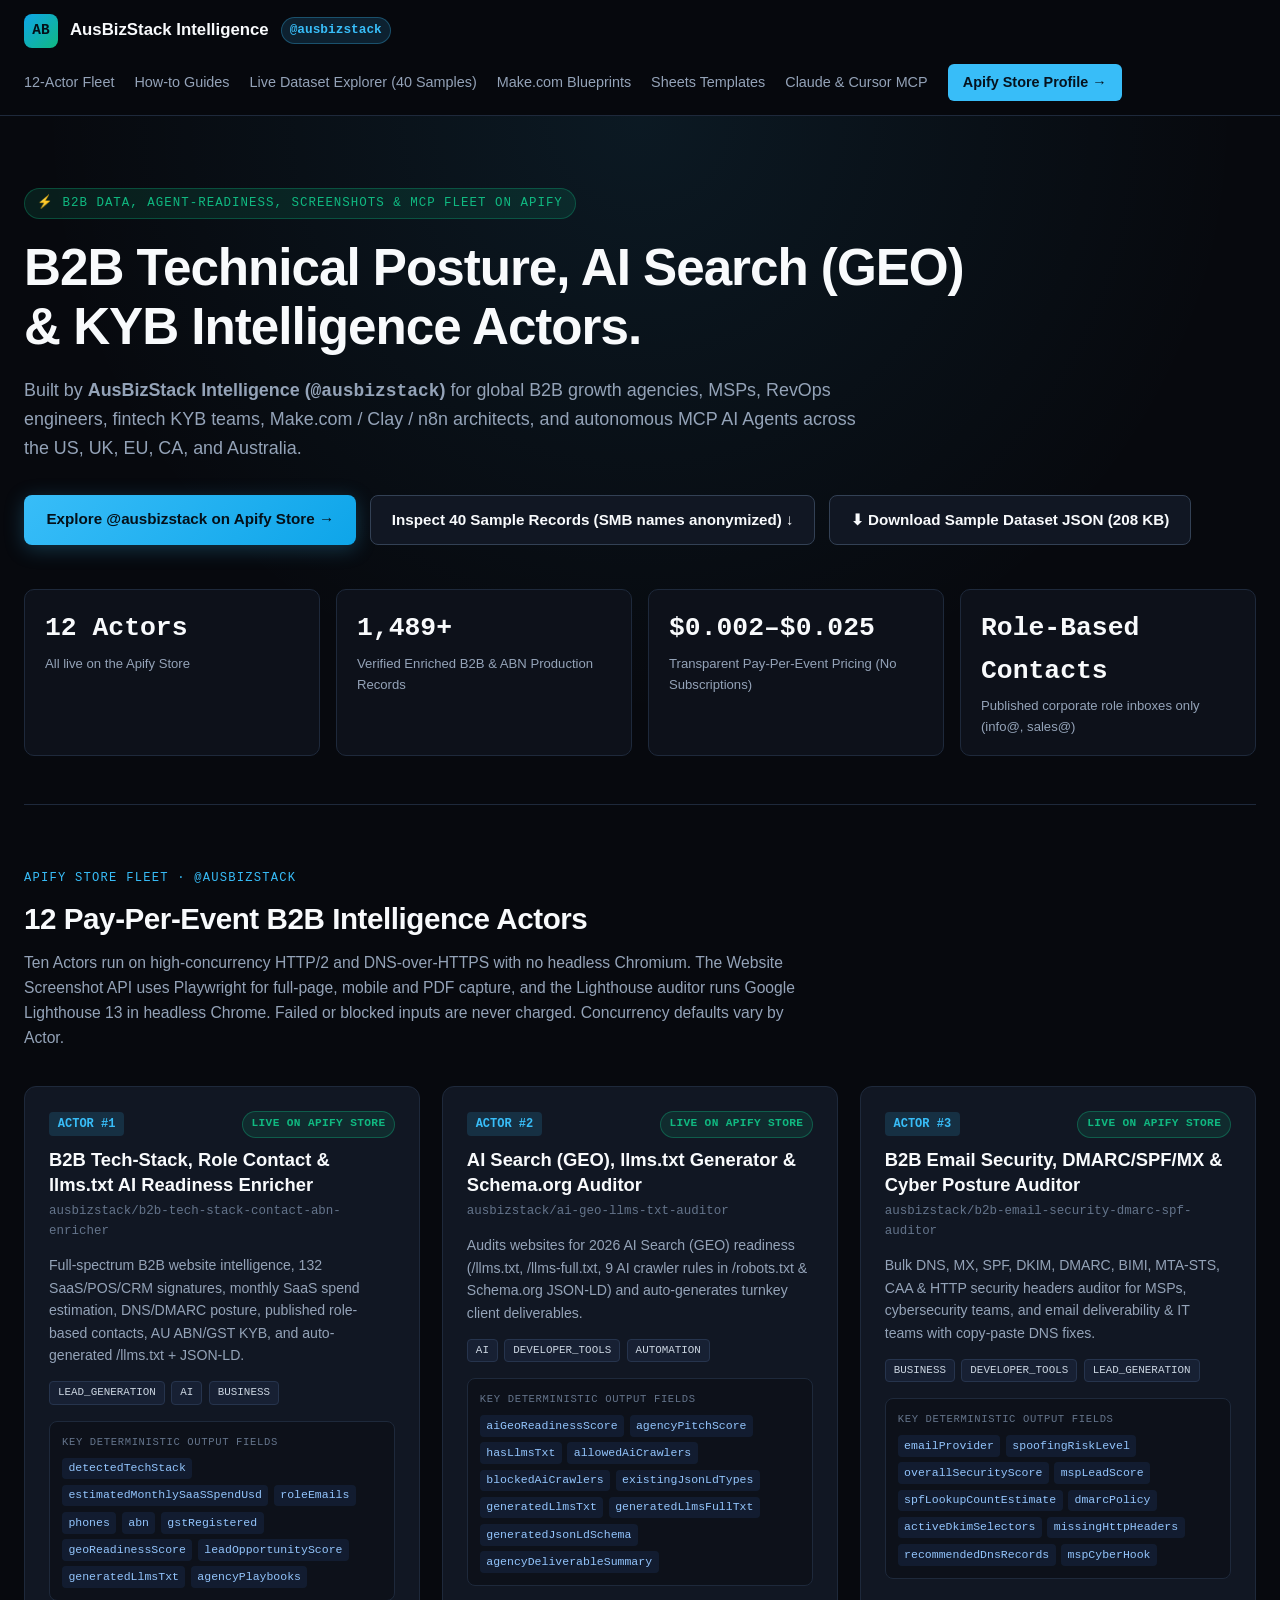
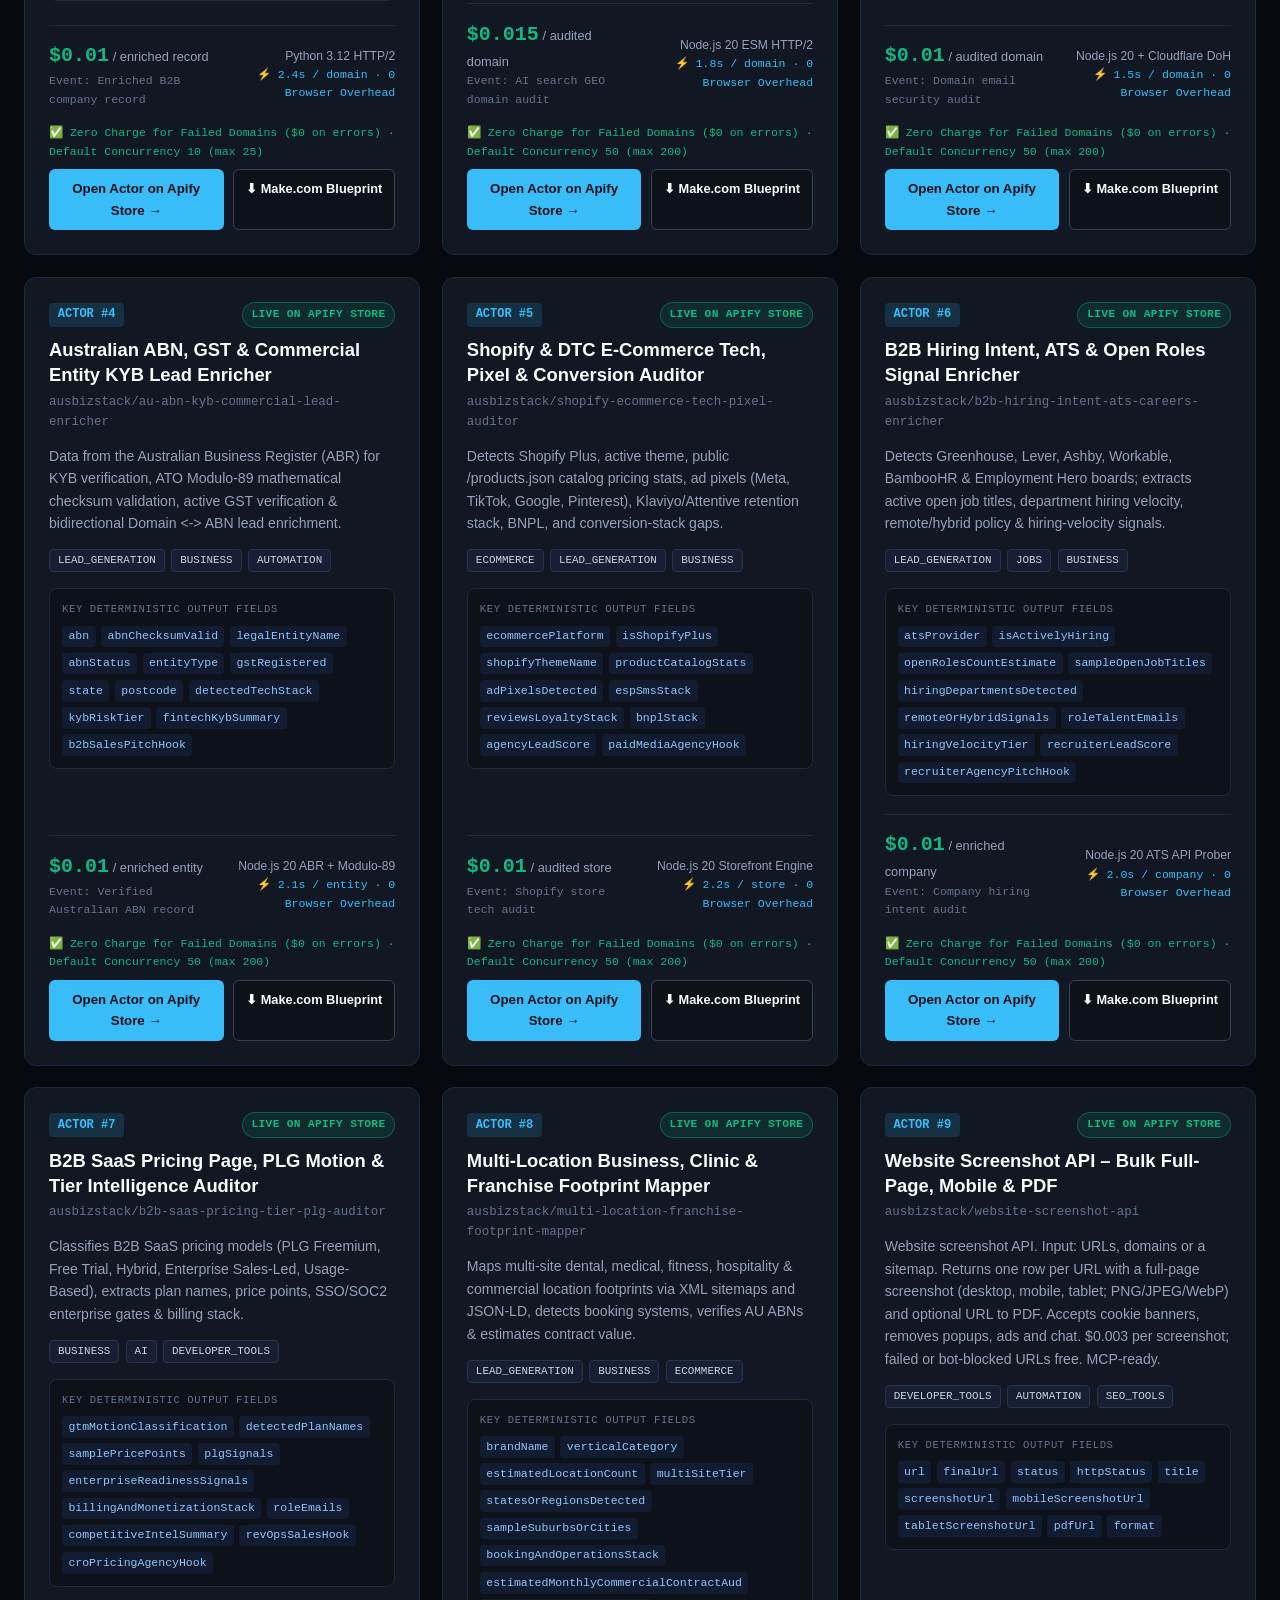
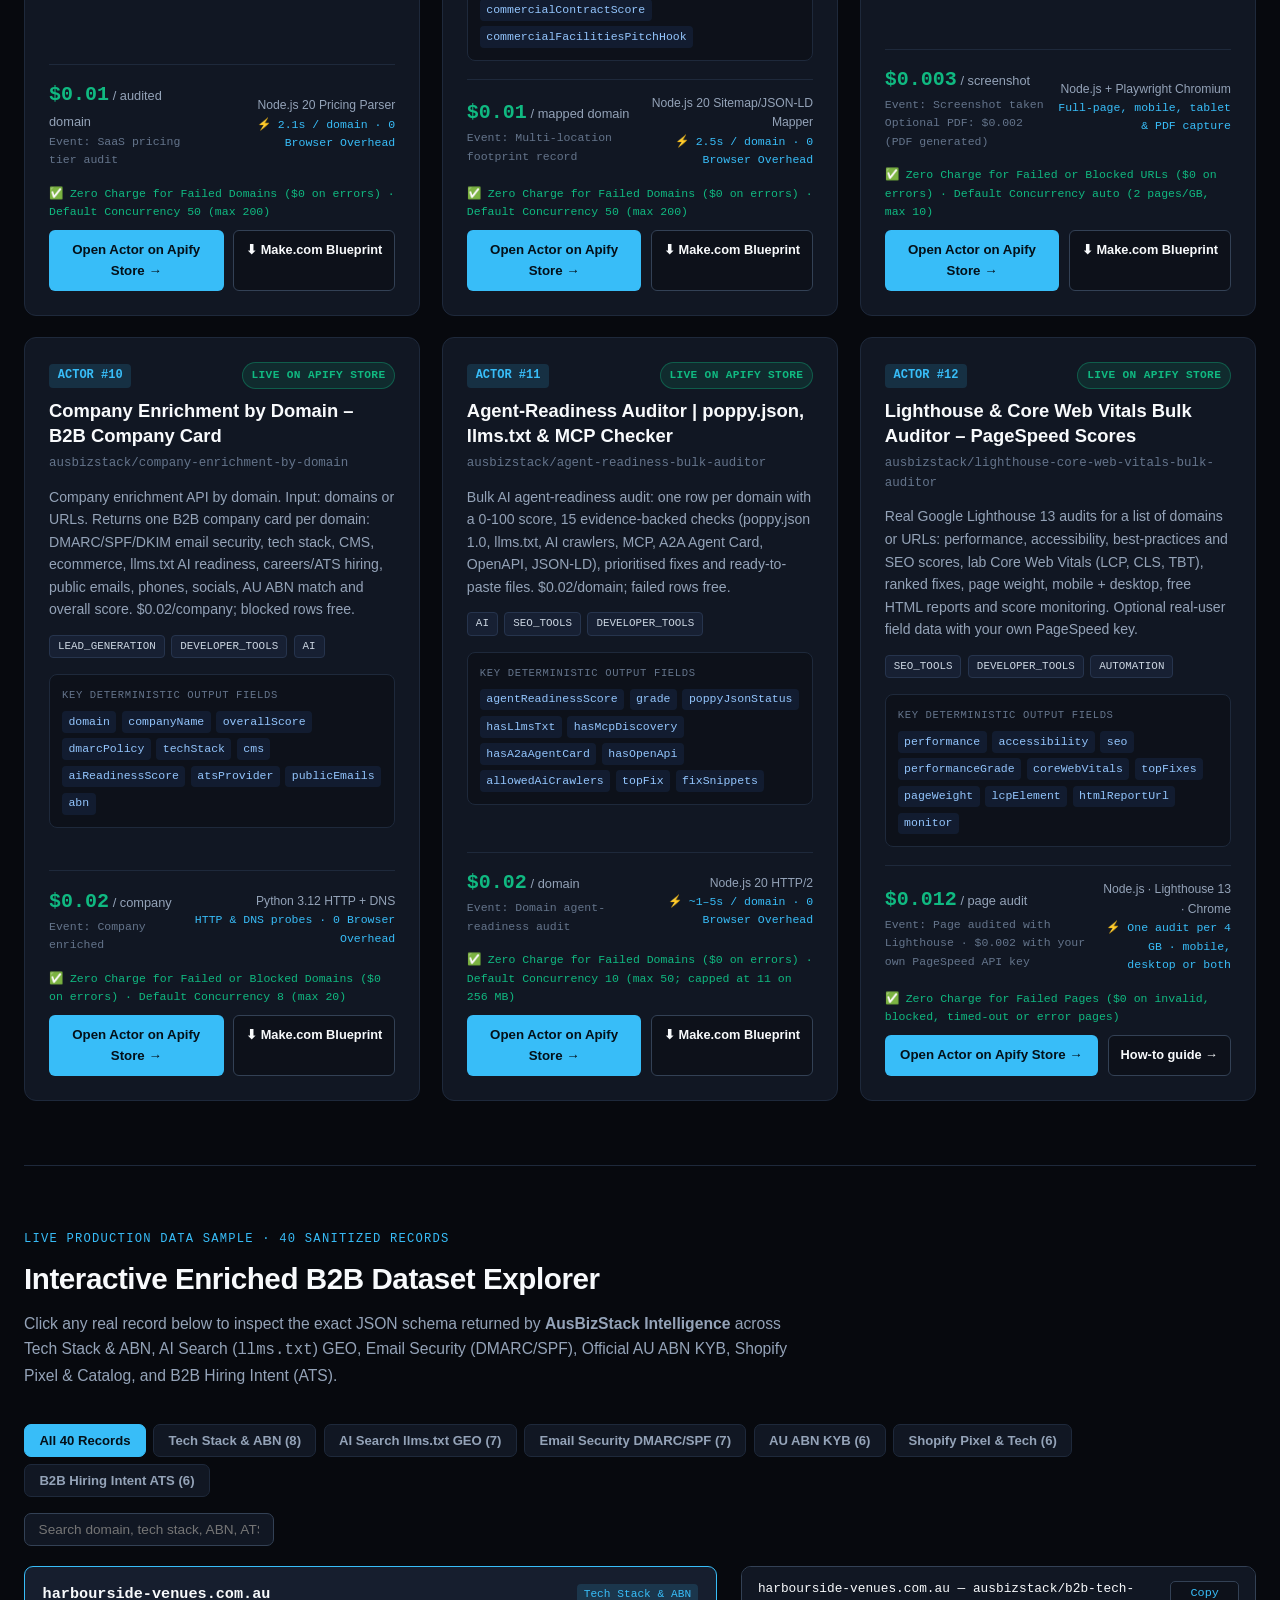
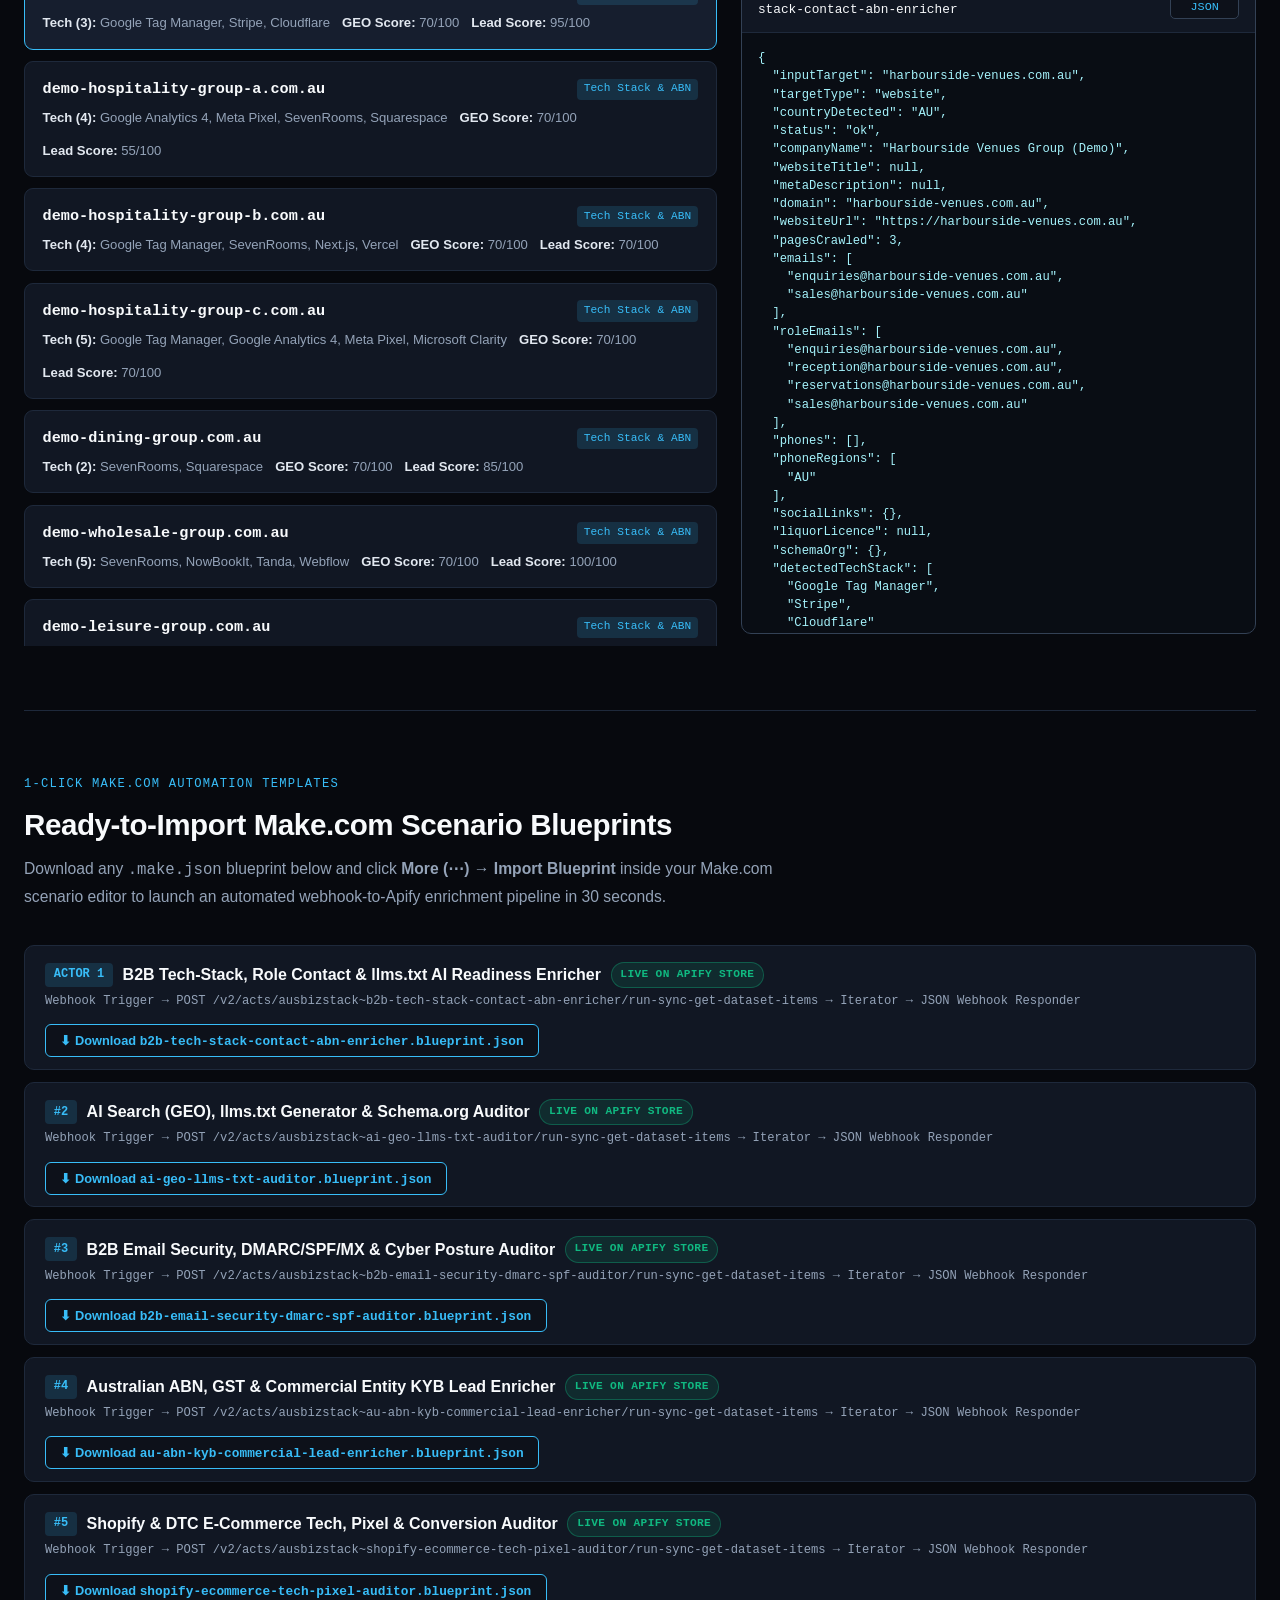
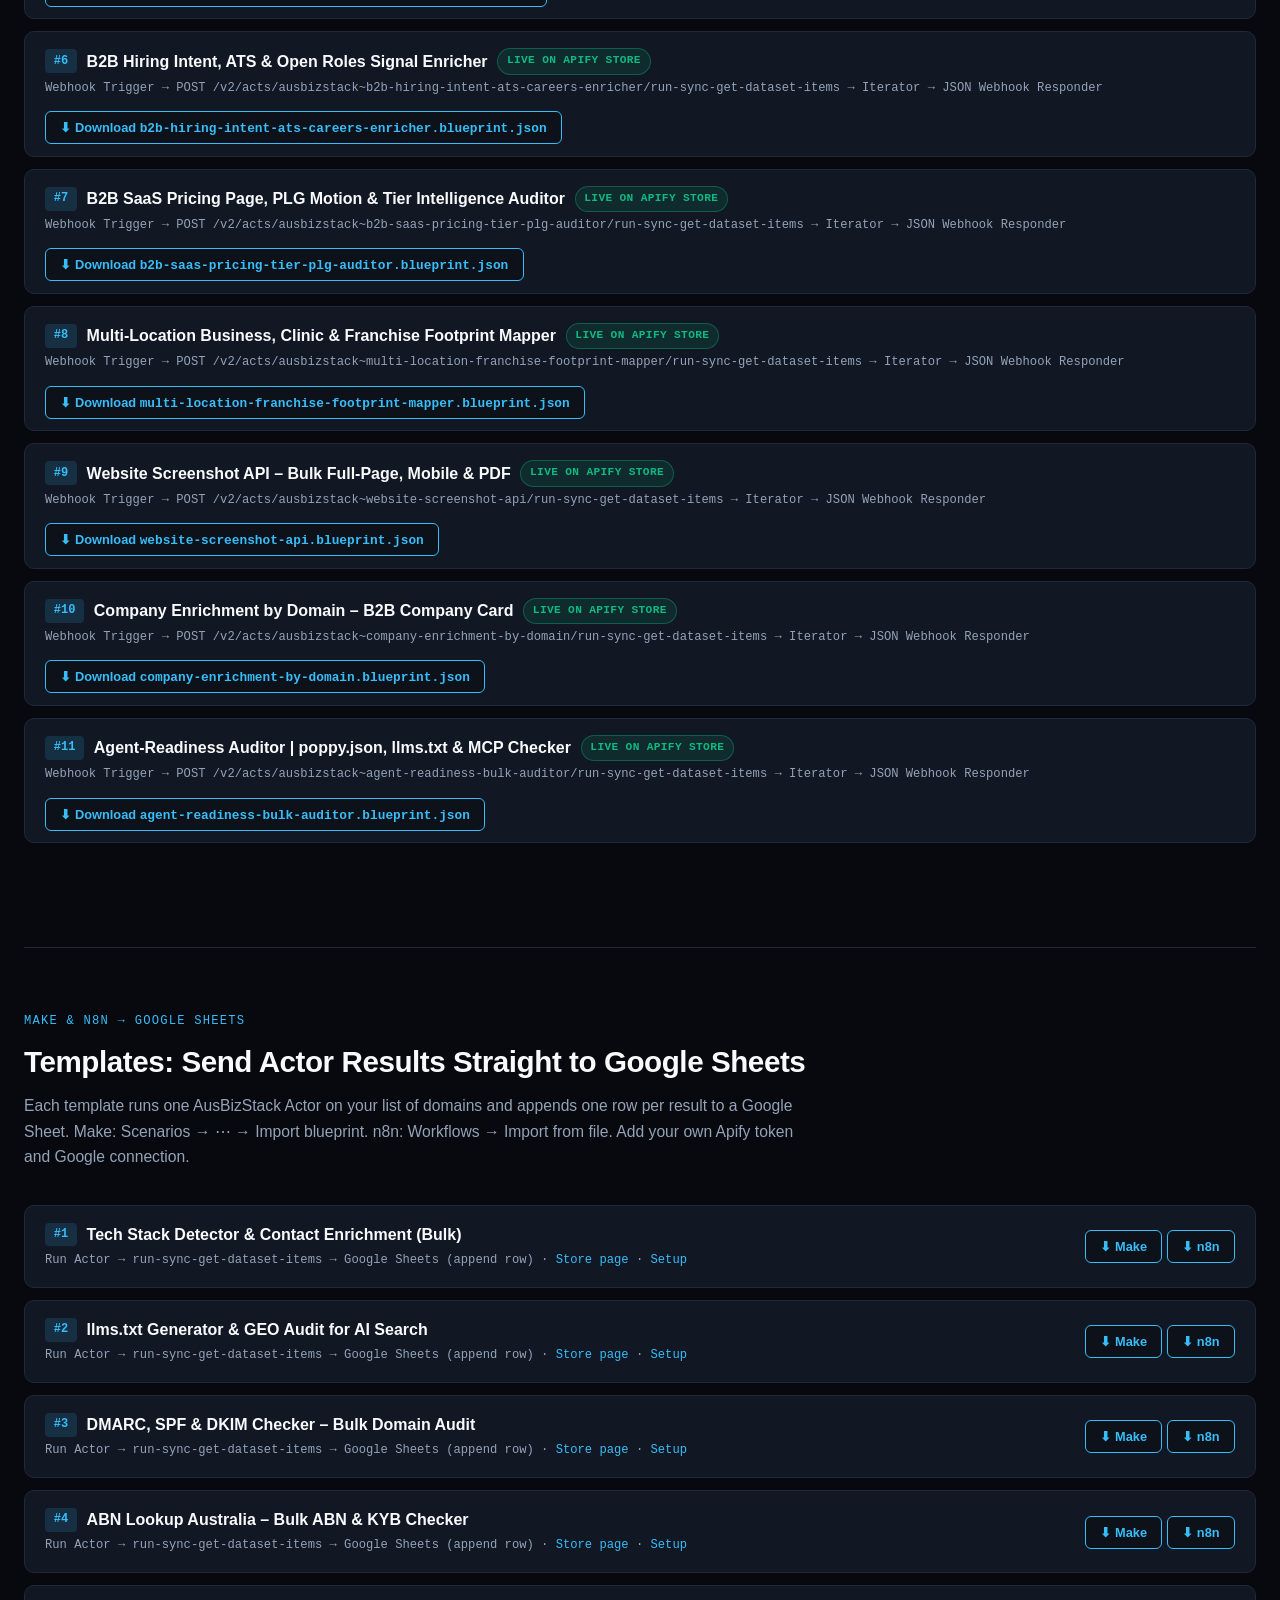
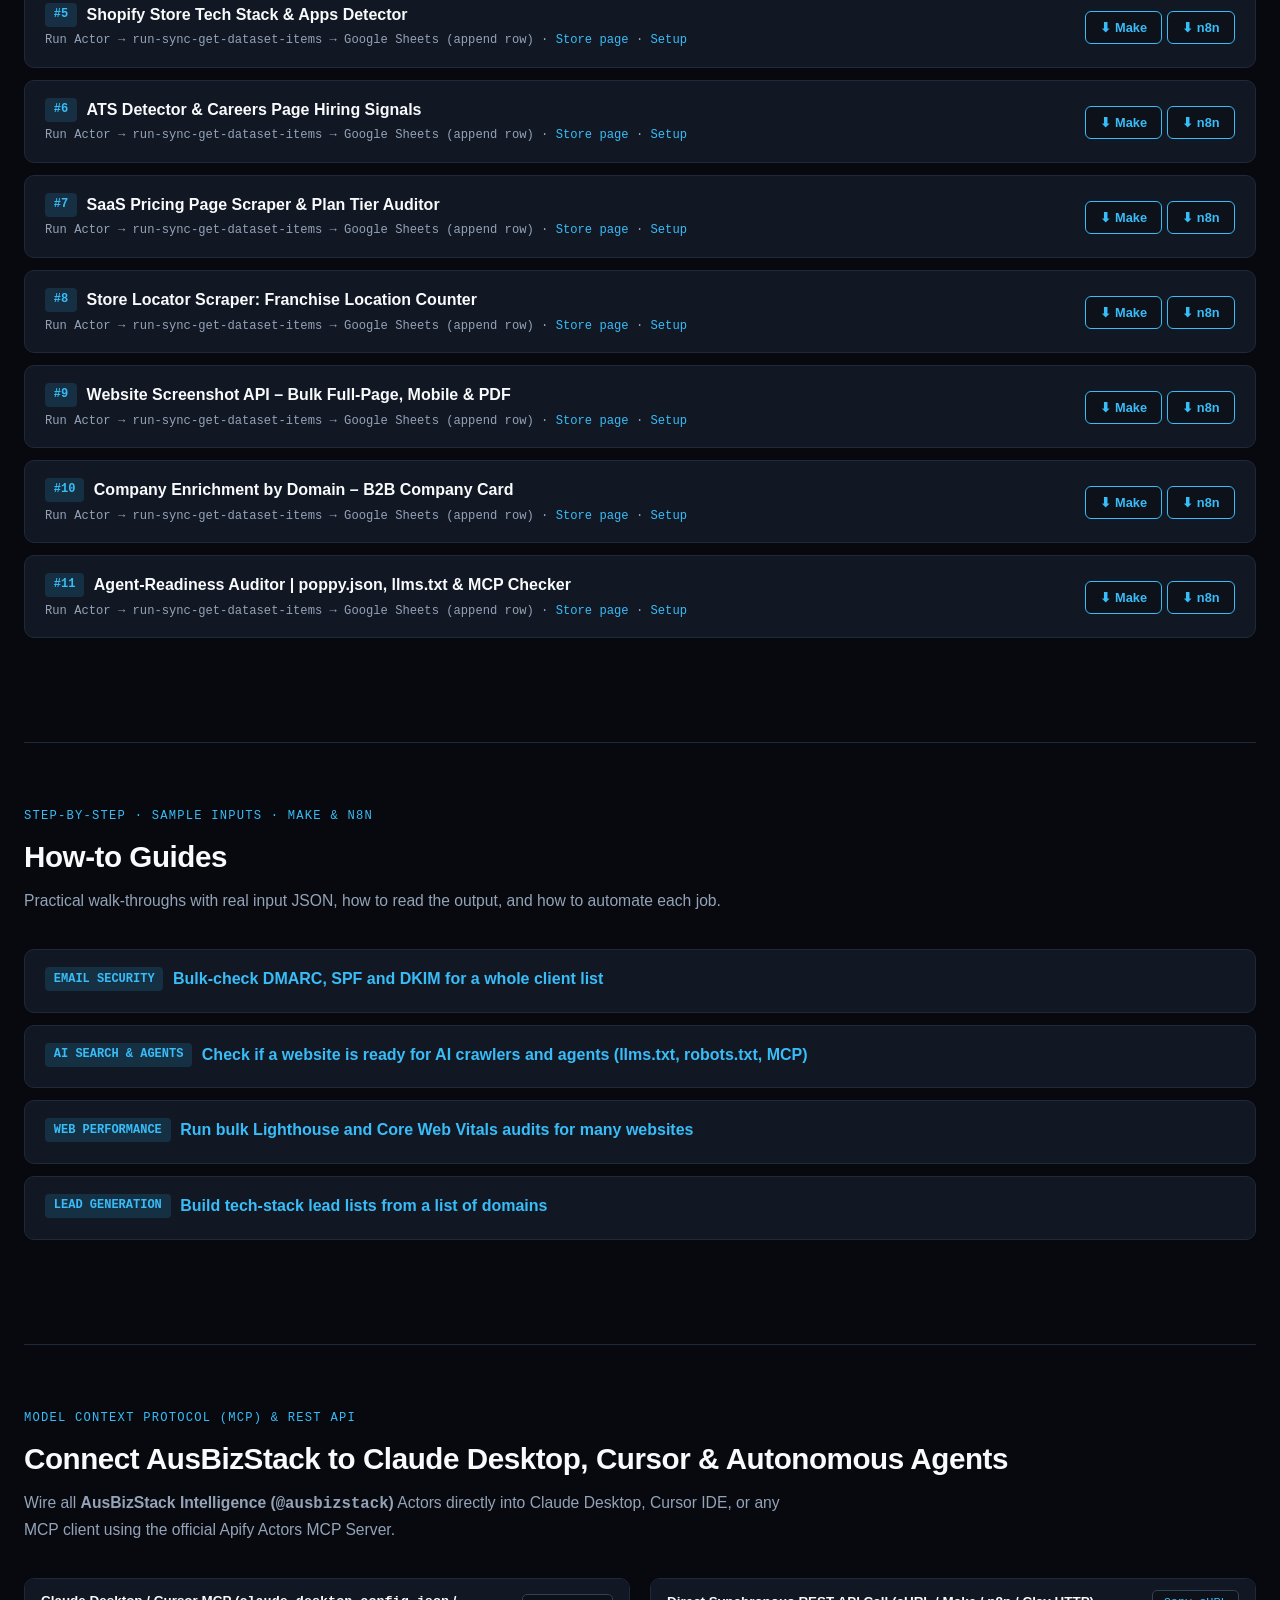
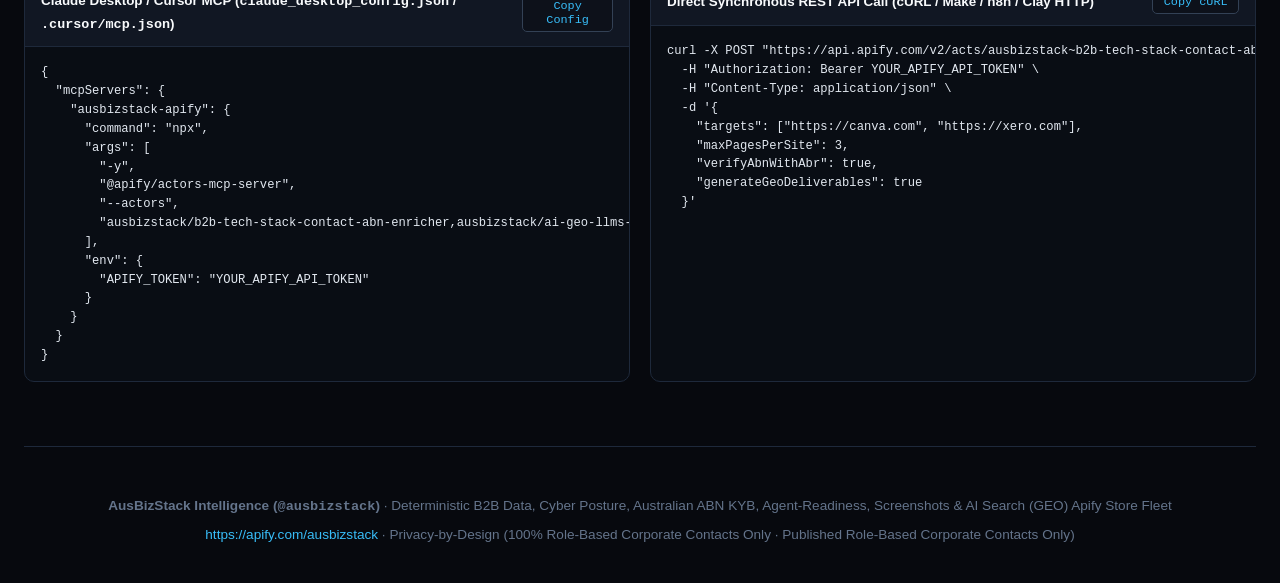
<file: index.html>
<!DOCTYPE html>
<html lang="en">
<head>
  <meta charset="UTF-8" />
  <meta name="viewport" content="width=device-width, initial-scale=1.0" />
  <title>AusBizStack Intelligence (@ausbizstack) — Deterministic B2B Data, KYB, Agent-Readiness &amp; MCP Actor Fleet</title>
  <meta name="description" content="AusBizStack Intelligence (@ausbizstack) builds 12 pay-per-event Apify Actors: B2B tech-stack, AI Search (GEO / llms.txt), DNS/DMARC, Australian ABN KYB, Shopify pixels, ATS hiring signals, website screenshots, company enrichment, agent-readiness (poppy.json, MCP, A2A) and bulk Lighthouse / Core Web Vitals audits." />
  <style>
    :root {
      --bg: #07090e;
      --bg-elevated: #0d111a;
      --bg-card: #111723;
      --bg-card-hover: #161e2e;
      --border: #1e293b;
      --border-highlight: #334155;
      --text: #f8fafc;
      --text-muted: #94a3b8;
      --text-dim: #64748b;
      --accent: #38bdf8;
      --accent-glow: rgba(56, 189, 248, 0.15);
      --emerald: #10b981;
      --emerald-bg: rgba(16, 185, 129, 0.12);
      --amber: #f59e0b;
      --amber-bg: rgba(245, 158, 11, 0.14);
      --purple: #a855f7;
      --font-sans: 'Inter', -apple-system, BlinkMacSystemFont, 'Segoe UI', Roboto, sans-serif;
      --font-mono: 'JetBrains Mono', 'Fira Code', ui-monospace, SFMono-Regular, Menlo, monospace;
    }
    * { box-sizing: border-box; margin: 0; padding: 0; }
    body {
      background: var(--bg);
      color: var(--text);
      font-family: var(--font-sans);
      line-height: 1.6;
      -webkit-font-smoothing: antialiased;
    }
    a { color: var(--accent); text-decoration: none; }
    a:hover { text-decoration: underline; }

    /* Top Nav */
    .topbar {
      position: sticky;
      top: 0;
      z-index: 50;
      background: rgba(7, 9, 14, 0.88);
      backdrop-filter: blur(12px);
      border-bottom: 1px solid var(--border);
      padding: 0.85rem 1.5rem;
    }
    .topbar-inner {
      max-width: 1320px;
      margin: 0 auto;
      display: flex;
      align-items: center;
      justify-content: space-between;
      flex-wrap: wrap;
      gap: 1rem;
    }
    .brand {
      display: flex;
      align-items: center;
      gap: 0.75rem;
      font-weight: 700;
      font-size: 1.05rem;
      color: var(--text);
      text-decoration: none !important;
    }
    .brand-mark {
      width: 34px;
      height: 34px;
      border-radius: 8px;
      background: linear-gradient(135deg, #0ea5e9, #10b981);
      display: flex;
      align-items: center;
      justify-content: center;
      font-family: var(--font-mono);
      font-weight: 800;
      font-size: 0.9rem;
      color: #041019;
    }
    .brand-handle {
      font-family: var(--font-mono);
      font-size: 0.8rem;
      color: var(--accent);
      background: var(--accent-glow);
      padding: 0.15rem 0.5rem;
      border-radius: 999px;
      border: 1px solid rgba(56, 189, 248, 0.3);
    }
    .nav-links {
      display: flex;
      align-items: center;
      gap: 1.25rem;
      font-size: 0.9rem;
    }
    .nav-links a {
      color: var(--text-muted);
      font-weight: 500;
      text-decoration: none;
    }
    .nav-links a:hover { color: var(--text); }
    .nav-cta {
      background: var(--accent);
      color: #06131f !important;
      font-weight: 700 !important;
      padding: 0.45rem 0.95rem;
      border-radius: 6px;
      transition: opacity 0.15s;
    }
    .nav-cta:hover { opacity: 0.92; }

    /* Container */
    .container {
      max-width: 1320px;
      margin: 0 auto;
      padding: 0 1.5rem;
    }

    /* Hero */
    .hero {
      padding: 4.5rem 0 3rem;
      border-bottom: 1px solid var(--border);
      background: radial-gradient(circle at 50% 0%, rgba(56, 189, 248, 0.09) 0%, transparent 65%);
    }
    .hero-eyebrow {
      display: inline-flex;
      align-items: center;
      gap: 0.5rem;
      font-family: var(--font-mono);
      font-size: 0.78rem;
      text-transform: uppercase;
      letter-spacing: 0.08em;
      color: var(--emerald);
      background: var(--emerald-bg);
      border: 1px solid rgba(16, 185, 129, 0.3);
      padding: 0.3rem 0.75rem;
      border-radius: 999px;
      margin-bottom: 1.25rem;
    }
    .hero h1 {
      font-size: clamp(2rem, 4vw, 3.25rem);
      line-height: 1.15;
      font-weight: 800;
      letter-spacing: -0.02em;
      max-width: 980px;
      margin-bottom: 1.15rem;
    }
    .hero p.lead {
      font-size: 1.12rem;
      color: var(--text-muted);
      max-width: 860px;
      margin-bottom: 2rem;
    }
    .hero-actions {
      display: flex;
      flex-wrap: wrap;
      gap: 0.85rem;
      margin-bottom: 2.75rem;
    }
    .btn-hero-primary {
      background: linear-gradient(135deg, #38bdf8, #0ea5e9);
      color: #041019;
      font-weight: 700;
      padding: 0.75rem 1.4rem;
      border-radius: 8px;
      font-size: 0.95rem;
      text-decoration: none !important;
      box-shadow: 0 4px 20px rgba(56, 189, 248, 0.25);
    }
    .btn-hero-secondary {
      background: var(--bg-card);
      color: var(--text);
      border: 1px solid var(--border-highlight);
      font-weight: 600;
      padding: 0.75rem 1.3rem;
      border-radius: 8px;
      font-size: 0.95rem;
      text-decoration: none !important;
    }
    .btn-hero-secondary:hover { background: var(--bg-card-hover); }

    .stats-grid {
      display: grid;
      grid-template-columns: repeat(auto-fit, minmax(200px, 1fr));
      gap: 1rem;
    }
    .stat-box {
      background: var(--bg-elevated);
      border: 1px solid var(--border);
      border-radius: 10px;
      padding: 1.1rem 1.25rem;
    }
    .stat-num {
      font-family: var(--font-mono);
      font-size: 1.65rem;
      font-weight: 800;
      color: var(--text);
    }
    .stat-label {
      font-size: 0.82rem;
      color: var(--text-muted);
      margin-top: 0.2rem;
    }

    /* Section Headers */
    section { padding: 4rem 0; border-bottom: 1px solid var(--border); }
    .section-header { margin-bottom: 2.25rem; }
    .section-eyebrow {
      font-family: var(--font-mono);
      font-size: 0.76rem;
      text-transform: uppercase;
      letter-spacing: 0.1em;
      color: var(--accent);
      margin-bottom: 0.4rem;
    }
    .section-title {
      font-size: 1.85rem;
      font-weight: 800;
      letter-spacing: -0.015em;
      margin-bottom: 0.5rem;
    }
    .section-desc {
      color: var(--text-muted);
      max-width: 780px;
      font-size: 0.98rem;
    }

    /* Actor Fleet Grid */
    .actors-grid {
      display: grid;
      grid-template-columns: repeat(auto-fill, minmax(380px, 1fr));
      gap: 1.35rem;
    }
    .actor-card {
      background: var(--bg-card);
      border: 1px solid var(--border);
      border-radius: 12px;
      padding: 1.5rem;
      display: flex;
      flex-direction: column;
      justify-content: space-between;
      transition: border-color 0.15s, transform 0.15s;
    }
    .actor-card:hover {
      border-color: var(--border-highlight);
      transform: translateY(-2px);
    }
    .actor-meta-row {
      display: flex;
      align-items: center;
      justify-content: space-between;
      gap: 0.5rem;
      margin-bottom: 0.65rem;
    }
    .actor-num {
      font-family: var(--font-mono);
      font-size: 0.75rem;
      font-weight: 700;
      color: var(--accent);
      background: var(--accent-glow);
      padding: 0.15rem 0.55rem;
      border-radius: 4px;
    }
    .status-badge {
      font-family: var(--font-mono);
      font-size: 0.7rem;
      font-weight: 700;
      padding: 0.2rem 0.55rem;
      border-radius: 999px;
      letter-spacing: 0.03em;
    }
    .badge-live {
      background: var(--emerald-bg);
      color: var(--emerald);
      border: 1px solid rgba(16, 185, 129, 0.35);
    }
    .badge-tonight {
      background: var(--amber-bg);
      color: var(--amber);
      border: 1px solid rgba(245, 158, 11, 0.35);
    }
    .actor-title {
      font-size: 1.15rem;
      font-weight: 700;
      line-height: 1.35;
      margin-bottom: 0.3rem;
    }
    .actor-title a { color: var(--text); }
    .actor-title a:hover { color: var(--accent); text-decoration: none; }
    .actor-slug {
      font-family: var(--font-mono);
      font-size: 0.78rem;
      color: var(--text-dim);
      margin-bottom: 0.75rem;
    }
    .actor-desc {
      font-size: 0.88rem;
      color: var(--text-muted);
      margin-bottom: 0.9rem;
    }
    .cat-row {
      display: flex;
      flex-wrap: wrap;
      gap: 0.4rem;
      margin-bottom: 1rem;
    }
    .cat-pill {
      font-family: var(--font-mono);
      font-size: 0.68rem;
      background: #172033;
      color: #cbd5e1;
      border: 1px solid #26344d;
      padding: 0.12rem 0.5rem;
      border-radius: 4px;
    }
    .fields-block {
      background: var(--bg-elevated);
      border: 1px solid var(--border);
      border-radius: 8px;
      padding: 0.75rem;
      margin-bottom: 1.1rem;
    }
    .fields-label {
      font-family: var(--font-mono);
      font-size: 0.66rem;
      color: var(--text-dim);
      letter-spacing: 0.06em;
      margin-bottom: 0.45rem;
    }
    .fields-list {
      display: flex;
      flex-wrap: wrap;
      gap: 0.35rem;
    }
    .fields-list code {
      font-family: var(--font-mono);
      font-size: 0.72rem;
      color: #93c5fd;
      background: rgba(59, 130, 246, 0.1);
      padding: 0.1rem 0.4rem;
      border-radius: 4px;
    }
    .pricing-strip {
      display: flex;
      align-items: center;
      justify-content: space-between;
      border-top: 1px solid var(--border);
      padding-top: 0.9rem;
      margin-bottom: 0.95rem;
      font-size: 0.82rem;
    }
    .price-val {
      font-family: var(--font-mono);
      font-size: 1.25rem;
      font-weight: 800;
      color: var(--emerald);
    }
    .price-unit { color: var(--text-muted); font-size: 0.8rem; }
    .event-tag { font-family: var(--font-mono); font-size: 0.72rem; color: var(--text-dim); }
    .perf-meta { text-align: right; color: var(--text-muted); font-size: 0.76rem; }
    .speed-tag { color: var(--accent); font-family: var(--font-mono); font-size: 0.72rem; }
    .card-actions {
      display: flex;
      gap: 0.6rem;
    }
    .btn-primary {
      flex: 1;
      text-align: center;
      background: var(--accent);
      color: #041019 !important;
      font-weight: 700;
      font-size: 0.83rem;
      padding: 0.58rem 0.75rem;
      border-radius: 6px;
      text-decoration: none !important;
    }
    .btn-secondary {
      background: var(--bg-elevated);
      color: var(--text) !important;
      border: 1px solid var(--border-highlight);
      font-weight: 600;
      font-size: 0.8rem;
      padding: 0.58rem 0.75rem;
      border-radius: 6px;
      text-decoration: none !important;
      white-space: nowrap;
    }
    .btn-secondary:hover { background: var(--bg-card-hover); }

    /* Live Dataset Explorer */
    .explorer-controls {
      display: flex;
      flex-wrap: wrap;
      align-items: center;
      justify-content: space-between;
      gap: 1rem;
      margin-bottom: 1.25rem;
    }
    .tabs {
      display: flex;
      flex-wrap: wrap;
      gap: 0.45rem;
    }
    .tab-btn {
      background: var(--bg-card);
      color: var(--text-muted);
      border: 1px solid var(--border);
      padding: 0.5rem 0.9rem;
      border-radius: 7px;
      font-size: 0.82rem;
      font-weight: 600;
      cursor: pointer;
      transition: all 0.15s;
    }
    .tab-btn:hover { color: var(--text); border-color: var(--border-highlight); }
    .tab-btn.active {
      background: var(--accent);
      color: #041019;
      border-color: var(--accent);
      font-weight: 700;
    }
    .search-box {
      display: flex;
      align-items: center;
      gap: 0.6rem;
    }
    .search-input {
      background: var(--bg-card);
      border: 1px solid var(--border-highlight);
      color: var(--text);
      padding: 0.5rem 0.85rem;
      border-radius: 7px;
      font-size: 0.85rem;
      min-width: 250px;
    }
    .explorer-layout {
      display: grid;
      grid-template-columns: 1.15fr 0.85fr;
      gap: 1.25rem;
      align-items: start;
    }
    @media (max-width: 980px) {
      .explorer-layout { grid-template-columns: 1fr; }
      .actors-grid { grid-template-columns: 1fr; }
    }
    .records-list {
      display: flex;
      flex-direction: column;
      gap: 0.7rem;
      max-height: 680px;
      overflow-y: auto;
      padding-right: 0.25rem;
    }
    .record-item {
      background: var(--bg-card);
      border: 1px solid var(--border);
      border-radius: 9px;
      padding: 0.95rem 1.1rem;
      cursor: pointer;
      transition: border-color 0.15s, background 0.15s;
    }
    .record-item:hover, .record-item.selected {
      border-color: var(--accent);
      background: var(--bg-card-hover);
    }
    .rec-header {
      display: flex;
      align-items: center;
      justify-content: space-between;
      gap: 0.5rem;
      margin-bottom: 0.35rem;
    }
    .rec-domain {
      font-family: var(--font-mono);
      font-weight: 700;
      font-size: 0.95rem;
      color: var(--text);
    }
    .rec-cat {
      font-family: var(--font-mono);
      font-size: 0.7rem;
      color: var(--accent);
      background: var(--accent-glow);
      padding: 0.1rem 0.45rem;
      border-radius: 4px;
    }
    .rec-summary {
      font-size: 0.82rem;
      color: var(--text-muted);
      display: flex;
      flex-wrap: wrap;
      gap: 0.75rem;
    }
    .rec-summary span strong { color: #e2e8f0; }

    .json-viewer-card {
      background: #090d14;
      border: 1px solid var(--border-highlight);
      border-radius: 10px;
      overflow: hidden;
      position: sticky;
      top: 4.5rem;
    }
    .json-viewer-header {
      background: var(--bg-card);
      padding: 0.75rem 1rem;
      border-bottom: 1px solid var(--border);
      display: flex;
      align-items: center;
      justify-content: space-between;
      font-family: var(--font-mono);
      font-size: 0.8rem;
    }
    .json-pre {
      padding: 1rem;
      font-family: var(--font-mono);
      font-size: 0.76rem;
      line-height: 1.5;
      color: #a5f3fc;
      max-height: 600px;
      overflow: auto;
      white-space: pre-wrap;
      word-break: break-word;
    }

    /* Make Blueprints & MCP Configs */
    .bp-list {
      display: flex;
      flex-direction: column;
      gap: 0.75rem;
      margin-bottom: 2.5rem;
    }
    .bp-card {
      background: var(--bg-card);
      border: 1px solid var(--border);
      border-radius: 10px;
      padding: 1rem 1.25rem;
      display: flex;
      align-items: center;
      justify-content: space-between;
      flex-wrap: wrap;
      gap: 1rem;
    }
    .bp-title-row {
      display: flex;
      align-items: center;
      gap: 0.6rem;
      flex-wrap: wrap;
      margin-bottom: 0.25rem;
    }
    .bp-sub {
      font-family: var(--font-mono);
      font-size: 0.76rem;
      color: var(--text-muted);
    }
    .btn-download {
      background: var(--bg-elevated);
      border: 1px solid var(--accent);
      color: var(--accent) !important;
      padding: 0.5rem 0.9rem;
      border-radius: 6px;
      font-size: 0.8rem;
      font-weight: 600;
      text-decoration: none !important;
    }
    .btn-download:hover {
      background: var(--accent);
      color: #041019 !important;
    }

    .code-grid {
      display: grid;
      grid-template-columns: repeat(auto-fit, minmax(420px, 1fr));
      gap: 1.25rem;
    }
    .code-panel {
      background: #090d14;
      border: 1px solid var(--border);
      border-radius: 10px;
      overflow: hidden;
    }
    .code-panel-header {
      background: var(--bg-card);
      padding: 0.7rem 1rem;
      border-bottom: 1px solid var(--border);
      display: flex;
      align-items: center;
      justify-content: space-between;
      font-size: 0.84rem;
      font-weight: 600;
    }
    .copy-btn {
      background: var(--bg-elevated);
      color: var(--accent);
      border: 1px solid var(--border-highlight);
      padding: 0.25rem 0.65rem;
      border-radius: 5px;
      font-family: var(--font-mono);
      font-size: 0.74rem;
      cursor: pointer;
    }
    .code-panel pre {
      padding: 1rem;
      font-family: var(--font-mono);
      font-size: 0.76rem;
      color: #e2e8f0;
      overflow-x: auto;
      line-height: 1.55;
    }

    footer {
      padding: 3rem 0;
      color: var(--text-dim);
      font-size: 0.85rem;
      text-align: center;
    }
  </style>
</head>
<body>

  <header class="topbar">
    <div class="topbar-inner">
      <a href="https://apify.com/ausbizstack" target="_blank" rel="noopener noreferrer" class="brand">
        <span class="brand-mark">AB</span>
        <span>AusBizStack Intelligence</span>
        <span class="brand-handle">@ausbizstack</span>
      </a>
      <nav class="nav-links">
        <a href="#fleet">12-Actor Fleet</a>
        <a href="guides/">How-to Guides</a>
        <a href="#explorer">Live Dataset Explorer (40 Samples)</a>
        <a href="#make-blueprints">Make.com Blueprints</a>
        <a href="#templates">Sheets Templates</a>
        <a href="#mcp-config">Claude &amp; Cursor MCP</a>
        <a href="https://apify.com/ausbizstack" target="_blank" rel="noopener noreferrer" class="nav-cta">Apify Store Profile →</a>
      </nav>
    </div>
  </header>

  <main class="container">
    <section class="hero">
      <div class="hero-eyebrow">⚡ B2B Data, Agent-Readiness, Screenshots &amp; MCP Fleet on Apify</div>
      <h1>B2B Technical Posture, AI Search (GEO) &amp; KYB Intelligence Actors.</h1>
      <p class="lead">
        Built by <strong>AusBizStack Intelligence (<code>@ausbizstack</code>)</strong> for global B2B growth agencies, MSPs, RevOps engineers, fintech KYB teams, Make.com / Clay / n8n architects, and autonomous MCP AI Agents across the US, UK, EU, CA, and Australia.
      </p>
      <div class="hero-actions">
        <a href="https://apify.com/ausbizstack" target="_blank" rel="noopener noreferrer" class="btn-hero-primary">Explore @ausbizstack on Apify Store →</a>
        <a href="#explorer" class="btn-hero-secondary">Inspect 40 Sample Records (SMB names anonymized) ↓</a>
        <a href="samples/ausbizstack-enriched-samples.json" download class="btn-hero-secondary">⬇ Download Sample Dataset JSON (208 KB)</a>
      </div>
      <div class="stats-grid">
        <div class="stat-box">
          <div class="stat-num">12 Actors</div>
          <div class="stat-label">All live on the Apify Store</div>
        </div>
        <div class="stat-box">
          <div class="stat-num">1,489+</div>
          <div class="stat-label">Verified Enriched B2B &amp; ABN Production Records</div>
        </div>
        <div class="stat-box">
          <div class="stat-num">$0.002–$0.025</div>
          <div class="stat-label">Transparent Pay-Per-Event Pricing (No Subscriptions)</div>
        </div>
        <div class="stat-box">
          <div class="stat-num">Role-Based Contacts</div>
          <div class="stat-label">Published corporate role inboxes only (info@, sales@)</div>
        </div>
      </div>
    </section>

    <section id="fleet">
      <div class="section-header">
        <div class="section-eyebrow">APIFY STORE FLEET · @AUSBIZSTACK</div>
        <h2 class="section-title">12 Pay-Per-Event B2B Intelligence Actors</h2>
        <p class="section-desc">
          Ten Actors run on high-concurrency HTTP/2 and DNS-over-HTTPS with no headless Chromium. The Website Screenshot API uses Playwright for full-page, mobile and PDF capture, and the Lighthouse auditor runs Google Lighthouse 13 in headless Chrome. Failed or blocked inputs are never charged. Concurrency defaults vary by Actor.
        </p>
      </div>
      <div class="actors-grid">
        
    <article class="actor-card">
      <div class="actor-card-top">
        <div class="actor-meta-row">
          <span class="actor-num">ACTOR #1</span>
          <span class="status-badge badge-live">LIVE ON APIFY STORE</span>
        </div>
        <h3 class="actor-title">
          <a href="https://apify.com/ausbizstack/b2b-tech-stack-contact-abn-enricher" target="_blank" rel="noopener noreferrer">B2B Tech-Stack, Role Contact & llms.txt AI Readiness Enricher</a>
        </h3>
        <div class="actor-slug"><code>ausbizstack/b2b-tech-stack-contact-abn-enricher</code></div>
        <p class="actor-desc">Full-spectrum B2B website intelligence, 132 SaaS/POS/CRM signatures, monthly SaaS spend estimation, DNS/DMARC posture, published role-based contacts, AU ABN/GST KYB, and auto-generated /llms.txt + JSON-LD.</p>
        <div class="cat-row"><span class="cat-pill">LEAD_GENERATION</span><span class="cat-pill">AI</span><span class="cat-pill">BUSINESS</span></div>
        <div class="fields-block">
          <div class="fields-label">KEY DETERMINISTIC OUTPUT FIELDS</div>
          <div class="fields-list"><code>detectedTechStack</code><code>estimatedMonthlySaaSSpendUsd</code><code>roleEmails</code><code>phones</code><code>abn</code><code>gstRegistered</code><code>geoReadinessScore</code><code>leadOpportunityScore</code><code>generatedLlmsTxt</code><code>agencyPlaybooks</code></div>
        </div>
      </div>
      <div class="actor-card-bottom">
        <div class="pricing-strip">
          <div>
            <span class="price-val">$0.01</span>
            <span class="price-unit">/ enriched record</span>
            <div class="event-tag">Event: <code>Enriched B2B company record</code></div>
          </div>
          <div class="perf-meta">
            <div>Python 3.12 HTTP/2</div>
            <div class="speed-tag">⚡ 2.4s / domain · 0 Browser Overhead</div>
          </div>
        </div>
        <div class="event-tag" style="margin:8px 0;color:#10b981">✅ Zero Charge for Failed Domains ($0 on errors) · Default Concurrency 10 (max 25)</div>
        <div class="card-actions">
          <a href="https://apify.com/ausbizstack/b2b-tech-stack-contact-abn-enricher" target="_blank" rel="noopener noreferrer" class="btn-primary">Open Actor on Apify Store →</a>
          <a href="templates/make/b2b-tech-stack-contact-abn-enricher.blueprint.json" download class="btn-secondary" title="Download Make.com Automation Blueprint JSON">⬇ Make.com Blueprint</a>
        </div>
      </div>
    </article>
    
    <article class="actor-card">
      <div class="actor-card-top">
        <div class="actor-meta-row">
          <span class="actor-num">ACTOR #2</span>
          <span class="status-badge badge-live">LIVE ON APIFY STORE</span>
        </div>
        <h3 class="actor-title">
          <a href="https://apify.com/ausbizstack/ai-geo-llms-txt-auditor" target="_blank" rel="noopener noreferrer">AI Search (GEO), llms.txt Generator & Schema.org Auditor</a>
        </h3>
        <div class="actor-slug"><code>ausbizstack/ai-geo-llms-txt-auditor</code></div>
        <p class="actor-desc">Audits websites for 2026 AI Search (GEO) readiness (/llms.txt, /llms-full.txt, 9 AI crawler rules in /robots.txt & Schema.org JSON-LD) and auto-generates turnkey client deliverables.</p>
        <div class="cat-row"><span class="cat-pill">AI</span><span class="cat-pill">DEVELOPER_TOOLS</span><span class="cat-pill">AUTOMATION</span></div>
        <div class="fields-block">
          <div class="fields-label">KEY DETERMINISTIC OUTPUT FIELDS</div>
          <div class="fields-list"><code>aiGeoReadinessScore</code><code>agencyPitchScore</code><code>hasLlmsTxt</code><code>allowedAiCrawlers</code><code>blockedAiCrawlers</code><code>existingJsonLdTypes</code><code>generatedLlmsTxt</code><code>generatedLlmsFullTxt</code><code>generatedJsonLdSchema</code><code>agencyDeliverableSummary</code></div>
        </div>
      </div>
      <div class="actor-card-bottom">
        <div class="pricing-strip">
          <div>
            <span class="price-val">$0.015</span>
            <span class="price-unit">/ audited domain</span>
            <div class="event-tag">Event: <code>AI search GEO domain audit</code></div>
          </div>
          <div class="perf-meta">
            <div>Node.js 20 ESM HTTP/2</div>
            <div class="speed-tag">⚡ 1.8s / domain · 0 Browser Overhead</div>
          </div>
        </div>
        <div class="event-tag" style="margin:8px 0;color:#10b981">✅ Zero Charge for Failed Domains ($0 on errors) · Default Concurrency 50 (max 200)</div>
        <div class="card-actions">
          <a href="https://apify.com/ausbizstack/ai-geo-llms-txt-auditor" target="_blank" rel="noopener noreferrer" class="btn-primary">Open Actor on Apify Store →</a>
          <a href="templates/make/ai-geo-llms-txt-auditor.blueprint.json" download class="btn-secondary" title="Download Make.com Automation Blueprint JSON">⬇ Make.com Blueprint</a>
        </div>
      </div>
    </article>
    
    <article class="actor-card">
      <div class="actor-card-top">
        <div class="actor-meta-row">
          <span class="actor-num">ACTOR #3</span>
          <span class="status-badge badge-live">LIVE ON APIFY STORE</span>
        </div>
        <h3 class="actor-title">
          <a href="https://apify.com/ausbizstack/b2b-email-security-dmarc-spf-auditor" target="_blank" rel="noopener noreferrer">B2B Email Security, DMARC/SPF/MX & Cyber Posture Auditor</a>
        </h3>
        <div class="actor-slug"><code>ausbizstack/b2b-email-security-dmarc-spf-auditor</code></div>
        <p class="actor-desc">Bulk DNS, MX, SPF, DKIM, DMARC, BIMI, MTA-STS, CAA & HTTP security headers auditor for MSPs, cybersecurity teams, and email deliverability & IT teams with copy-paste DNS fixes.</p>
        <div class="cat-row"><span class="cat-pill">BUSINESS</span><span class="cat-pill">DEVELOPER_TOOLS</span><span class="cat-pill">LEAD_GENERATION</span></div>
        <div class="fields-block">
          <div class="fields-label">KEY DETERMINISTIC OUTPUT FIELDS</div>
          <div class="fields-list"><code>emailProvider</code><code>spoofingRiskLevel</code><code>overallSecurityScore</code><code>mspLeadScore</code><code>spfLookupCountEstimate</code><code>dmarcPolicy</code><code>activeDkimSelectors</code><code>missingHttpHeaders</code><code>recommendedDnsRecords</code><code>mspCyberHook</code></div>
        </div>
      </div>
      <div class="actor-card-bottom">
        <div class="pricing-strip">
          <div>
            <span class="price-val">$0.01</span>
            <span class="price-unit">/ audited domain</span>
            <div class="event-tag">Event: <code>Domain email security audit</code></div>
          </div>
          <div class="perf-meta">
            <div>Node.js 20 + Cloudflare DoH</div>
            <div class="speed-tag">⚡ 1.5s / domain · 0 Browser Overhead</div>
          </div>
        </div>
        <div class="event-tag" style="margin:8px 0;color:#10b981">✅ Zero Charge for Failed Domains ($0 on errors) · Default Concurrency 50 (max 200)</div>
        <div class="card-actions">
          <a href="https://apify.com/ausbizstack/b2b-email-security-dmarc-spf-auditor" target="_blank" rel="noopener noreferrer" class="btn-primary">Open Actor on Apify Store →</a>
          <a href="templates/make/b2b-email-security-dmarc-spf-auditor.blueprint.json" download class="btn-secondary" title="Download Make.com Automation Blueprint JSON">⬇ Make.com Blueprint</a>
        </div>
      </div>
    </article>
    
    <article class="actor-card">
      <div class="actor-card-top">
        <div class="actor-meta-row">
          <span class="actor-num">ACTOR #4</span>
          <span class="status-badge badge-live">LIVE ON APIFY STORE</span>
        </div>
        <h3 class="actor-title">
          <a href="https://apify.com/ausbizstack/au-abn-kyb-commercial-lead-enricher" target="_blank" rel="noopener noreferrer">Australian ABN, GST & Commercial Entity KYB Lead Enricher</a>
        </h3>
        <div class="actor-slug"><code>ausbizstack/au-abn-kyb-commercial-lead-enricher</code></div>
        <p class="actor-desc">Data from the Australian Business Register (ABR) for KYB verification, ATO Modulo-89 mathematical checksum validation, active GST verification & bidirectional Domain <-> ABN lead enrichment.</p>
        <div class="cat-row"><span class="cat-pill">LEAD_GENERATION</span><span class="cat-pill">BUSINESS</span><span class="cat-pill">AUTOMATION</span></div>
        <div class="fields-block">
          <div class="fields-label">KEY DETERMINISTIC OUTPUT FIELDS</div>
          <div class="fields-list"><code>abn</code><code>abnChecksumValid</code><code>legalEntityName</code><code>abnStatus</code><code>entityType</code><code>gstRegistered</code><code>state</code><code>postcode</code><code>detectedTechStack</code><code>kybRiskTier</code><code>fintechKybSummary</code><code>b2bSalesPitchHook</code></div>
        </div>
      </div>
      <div class="actor-card-bottom">
        <div class="pricing-strip">
          <div>
            <span class="price-val">$0.01</span>
            <span class="price-unit">/ enriched entity</span>
            <div class="event-tag">Event: <code>Verified Australian ABN record</code></div>
          </div>
          <div class="perf-meta">
            <div>Node.js 20 ABR + Modulo-89</div>
            <div class="speed-tag">⚡ 2.1s / entity · 0 Browser Overhead</div>
          </div>
        </div>
        <div class="event-tag" style="margin:8px 0;color:#10b981">✅ Zero Charge for Failed Domains ($0 on errors) · Default Concurrency 50 (max 200)</div>
        <div class="card-actions">
          <a href="https://apify.com/ausbizstack/au-abn-kyb-commercial-lead-enricher" target="_blank" rel="noopener noreferrer" class="btn-primary">Open Actor on Apify Store →</a>
          <a href="templates/make/au-abn-kyb-commercial-lead-enricher.blueprint.json" download class="btn-secondary" title="Download Make.com Automation Blueprint JSON">⬇ Make.com Blueprint</a>
        </div>
      </div>
    </article>
    
    <article class="actor-card">
      <div class="actor-card-top">
        <div class="actor-meta-row">
          <span class="actor-num">ACTOR #5</span>
          <span class="status-badge badge-live">LIVE ON APIFY STORE</span>
        </div>
        <h3 class="actor-title">
          <a href="https://apify.com/ausbizstack/shopify-ecommerce-tech-pixel-auditor" target="_blank" rel="noopener noreferrer">Shopify & DTC E-Commerce Tech, Pixel & Conversion Auditor</a>
        </h3>
        <div class="actor-slug"><code>ausbizstack/shopify-ecommerce-tech-pixel-auditor</code></div>
        <p class="actor-desc">Detects Shopify Plus, active theme, public /products.json catalog pricing stats, ad pixels (Meta, TikTok, Google, Pinterest), Klaviyo/Attentive retention stack, BNPL, and conversion-stack gaps.</p>
        <div class="cat-row"><span class="cat-pill">ECOMMERCE</span><span class="cat-pill">LEAD_GENERATION</span><span class="cat-pill">BUSINESS</span></div>
        <div class="fields-block">
          <div class="fields-label">KEY DETERMINISTIC OUTPUT FIELDS</div>
          <div class="fields-list"><code>ecommercePlatform</code><code>isShopifyPlus</code><code>shopifyThemeName</code><code>productCatalogStats</code><code>adPixelsDetected</code><code>espSmsStack</code><code>reviewsLoyaltyStack</code><code>bnplStack</code><code>agencyLeadScore</code><code>paidMediaAgencyHook</code></div>
        </div>
      </div>
      <div class="actor-card-bottom">
        <div class="pricing-strip">
          <div>
            <span class="price-val">$0.01</span>
            <span class="price-unit">/ audited store</span>
            <div class="event-tag">Event: <code>Shopify store tech audit</code></div>
          </div>
          <div class="perf-meta">
            <div>Node.js 20 Storefront Engine</div>
            <div class="speed-tag">⚡ 2.2s / store · 0 Browser Overhead</div>
          </div>
        </div>
        <div class="event-tag" style="margin:8px 0;color:#10b981">✅ Zero Charge for Failed Domains ($0 on errors) · Default Concurrency 50 (max 200)</div>
        <div class="card-actions">
          <a href="https://apify.com/ausbizstack/shopify-ecommerce-tech-pixel-auditor" target="_blank" rel="noopener noreferrer" class="btn-primary">Open Actor on Apify Store →</a>
          <a href="templates/make/shopify-ecommerce-tech-pixel-auditor.blueprint.json" download class="btn-secondary" title="Download Make.com Automation Blueprint JSON">⬇ Make.com Blueprint</a>
        </div>
      </div>
    </article>
    
    <article class="actor-card">
      <div class="actor-card-top">
        <div class="actor-meta-row">
          <span class="actor-num">ACTOR #6</span>
          <span class="status-badge badge-live">LIVE ON APIFY STORE</span>
        </div>
        <h3 class="actor-title">
          <a href="https://apify.com/ausbizstack/b2b-hiring-intent-ats-careers-enricher" target="_blank" rel="noopener noreferrer">B2B Hiring Intent, ATS & Open Roles Signal Enricher</a>
        </h3>
        <div class="actor-slug"><code>ausbizstack/b2b-hiring-intent-ats-careers-enricher</code></div>
        <p class="actor-desc">Detects Greenhouse, Lever, Ashby, Workable, BambooHR & Employment Hero boards; extracts active open job titles, department hiring velocity, remote/hybrid policy & hiring-velocity signals.</p>
        <div class="cat-row"><span class="cat-pill">LEAD_GENERATION</span><span class="cat-pill">JOBS</span><span class="cat-pill">BUSINESS</span></div>
        <div class="fields-block">
          <div class="fields-label">KEY DETERMINISTIC OUTPUT FIELDS</div>
          <div class="fields-list"><code>atsProvider</code><code>isActivelyHiring</code><code>openRolesCountEstimate</code><code>sampleOpenJobTitles</code><code>hiringDepartmentsDetected</code><code>remoteOrHybridSignals</code><code>roleTalentEmails</code><code>hiringVelocityTier</code><code>recruiterLeadScore</code><code>recruiterAgencyPitchHook</code></div>
        </div>
      </div>
      <div class="actor-card-bottom">
        <div class="pricing-strip">
          <div>
            <span class="price-val">$0.01</span>
            <span class="price-unit">/ enriched company</span>
            <div class="event-tag">Event: <code>Company hiring intent audit</code></div>
          </div>
          <div class="perf-meta">
            <div>Node.js 20 ATS API Prober</div>
            <div class="speed-tag">⚡ 2.0s / company · 0 Browser Overhead</div>
          </div>
        </div>
        <div class="event-tag" style="margin:8px 0;color:#10b981">✅ Zero Charge for Failed Domains ($0 on errors) · Default Concurrency 50 (max 200)</div>
        <div class="card-actions">
          <a href="https://apify.com/ausbizstack/b2b-hiring-intent-ats-careers-enricher" target="_blank" rel="noopener noreferrer" class="btn-primary">Open Actor on Apify Store →</a>
          <a href="templates/make/b2b-hiring-intent-ats-careers-enricher.blueprint.json" download class="btn-secondary" title="Download Make.com Automation Blueprint JSON">⬇ Make.com Blueprint</a>
        </div>
      </div>
    </article>
    
    <article class="actor-card">
      <div class="actor-card-top">
        <div class="actor-meta-row">
          <span class="actor-num">ACTOR #7</span>
          <span class="status-badge badge-live">LIVE ON APIFY STORE</span>
        </div>
        <h3 class="actor-title">
          <a href="https://apify.com/ausbizstack/b2b-saas-pricing-tier-plg-auditor" target="_blank" rel="noopener noreferrer">B2B SaaS Pricing Page, PLG Motion & Tier Intelligence Auditor</a>
        </h3>
        <div class="actor-slug"><code>ausbizstack/b2b-saas-pricing-tier-plg-auditor</code></div>
        <p class="actor-desc">Classifies B2B SaaS pricing models (PLG Freemium, Free Trial, Hybrid, Enterprise Sales-Led, Usage-Based), extracts plan names, price points, SSO/SOC2 enterprise gates & billing stack.</p>
        <div class="cat-row"><span class="cat-pill">BUSINESS</span><span class="cat-pill">AI</span><span class="cat-pill">DEVELOPER_TOOLS</span></div>
        <div class="fields-block">
          <div class="fields-label">KEY DETERMINISTIC OUTPUT FIELDS</div>
          <div class="fields-list"><code>gtmMotionClassification</code><code>detectedPlanNames</code><code>samplePricePoints</code><code>plgSignals</code><code>enterpriseReadinessSignals</code><code>billingAndMonetizationStack</code><code>roleEmails</code><code>competitiveIntelSummary</code><code>revOpsSalesHook</code><code>croPricingAgencyHook</code></div>
        </div>
      </div>
      <div class="actor-card-bottom">
        <div class="pricing-strip">
          <div>
            <span class="price-val">$0.01</span>
            <span class="price-unit">/ audited domain</span>
            <div class="event-tag">Event: <code>SaaS pricing tier audit</code></div>
          </div>
          <div class="perf-meta">
            <div>Node.js 20 Pricing Parser</div>
            <div class="speed-tag">⚡ 2.1s / domain · 0 Browser Overhead</div>
          </div>
        </div>
        <div class="event-tag" style="margin:8px 0;color:#10b981">✅ Zero Charge for Failed Domains ($0 on errors) · Default Concurrency 50 (max 200)</div>
        <div class="card-actions">
          <a href="https://apify.com/ausbizstack/b2b-saas-pricing-tier-plg-auditor" target="_blank" rel="noopener noreferrer" class="btn-primary">Open Actor on Apify Store →</a>
          <a href="templates/make/b2b-saas-pricing-tier-plg-auditor.blueprint.json" download class="btn-secondary" title="Download Make.com Automation Blueprint JSON">⬇ Make.com Blueprint</a>
        </div>
      </div>
    </article>
    
    <article class="actor-card">
      <div class="actor-card-top">
        <div class="actor-meta-row">
          <span class="actor-num">ACTOR #8</span>
          <span class="status-badge badge-live">LIVE ON APIFY STORE</span>
        </div>
        <h3 class="actor-title">
          <a href="https://apify.com/ausbizstack/multi-location-franchise-footprint-mapper" target="_blank" rel="noopener noreferrer">Multi-Location Business, Clinic & Franchise Footprint Mapper</a>
        </h3>
        <div class="actor-slug"><code>ausbizstack/multi-location-franchise-footprint-mapper</code></div>
        <p class="actor-desc">Maps multi-site dental, medical, fitness, hospitality & commercial location footprints via XML sitemaps and JSON-LD, detects booking systems, verifies AU ABNs & estimates contract value.</p>
        <div class="cat-row"><span class="cat-pill">LEAD_GENERATION</span><span class="cat-pill">BUSINESS</span><span class="cat-pill">ECOMMERCE</span></div>
        <div class="fields-block">
          <div class="fields-label">KEY DETERMINISTIC OUTPUT FIELDS</div>
          <div class="fields-list"><code>brandName</code><code>verticalCategory</code><code>estimatedLocationCount</code><code>multiSiteTier</code><code>statesOrRegionsDetected</code><code>sampleSuburbsOrCities</code><code>bookingAndOperationsStack</code><code>estimatedMonthlyCommercialContractAud</code><code>commercialContractScore</code><code>commercialFacilitiesPitchHook</code></div>
        </div>
      </div>
      <div class="actor-card-bottom">
        <div class="pricing-strip">
          <div>
            <span class="price-val">$0.01</span>
            <span class="price-unit">/ mapped domain</span>
            <div class="event-tag">Event: <code>Multi-location footprint record</code></div>
          </div>
          <div class="perf-meta">
            <div>Node.js 20 Sitemap/JSON-LD Mapper</div>
            <div class="speed-tag">⚡ 2.5s / domain · 0 Browser Overhead</div>
          </div>
        </div>
        <div class="event-tag" style="margin:8px 0;color:#10b981">✅ Zero Charge for Failed Domains ($0 on errors) · Default Concurrency 50 (max 200)</div>
        <div class="card-actions">
          <a href="https://apify.com/ausbizstack/multi-location-franchise-footprint-mapper" target="_blank" rel="noopener noreferrer" class="btn-primary">Open Actor on Apify Store →</a>
          <a href="templates/make/multi-location-franchise-footprint-mapper.blueprint.json" download class="btn-secondary" title="Download Make.com Automation Blueprint JSON">⬇ Make.com Blueprint</a>
        </div>
      </div>
    </article>
    
    <article class="actor-card">
      <div class="actor-card-top">
        <div class="actor-meta-row">
          <span class="actor-num">ACTOR #9</span>
          <span class="status-badge badge-live">LIVE ON APIFY STORE</span>
        </div>
        <h3 class="actor-title">
          <a href="https://apify.com/ausbizstack/website-screenshot-api" target="_blank" rel="noopener noreferrer">Website Screenshot API – Bulk Full-Page, Mobile &amp; PDF</a>
        </h3>
        <div class="actor-slug"><code>ausbizstack/website-screenshot-api</code></div>
        <p class="actor-desc">Website screenshot API. Input: URLs, domains or a sitemap. Returns one row per URL with a full-page screenshot (desktop, mobile, tablet; PNG/JPEG/WebP) and optional URL to PDF. Accepts cookie banners, removes popups, ads and chat. $0.003 per screenshot; failed or bot-blocked URLs free. MCP-ready.</p>
        <div class="cat-row"><span class="cat-pill">DEVELOPER_TOOLS</span><span class="cat-pill">AUTOMATION</span><span class="cat-pill">SEO_TOOLS</span></div>
        <div class="fields-block">
          <div class="fields-label">KEY DETERMINISTIC OUTPUT FIELDS</div>
          <div class="fields-list"><code>url</code><code>finalUrl</code><code>status</code><code>httpStatus</code><code>title</code><code>screenshotUrl</code><code>mobileScreenshotUrl</code><code>tabletScreenshotUrl</code><code>pdfUrl</code><code>format</code></div>
        </div>
      </div>
      <div class="actor-card-bottom">
        <div class="pricing-strip">
          <div>
            <span class="price-val">$0.003</span>
            <span class="price-unit">/ screenshot</span>
            <div class="event-tag">Event: <code>Screenshot taken</code></div>
            <div class="event-tag">Optional PDF: $0.002 (<code>PDF generated</code>)</div>
          </div>
          <div class="perf-meta">
            <div>Node.js + Playwright Chromium</div>
            <div class="speed-tag">Full-page, mobile, tablet &amp; PDF capture</div>
          </div>
        </div>
        <div class="event-tag" style="margin:8px 0;color:#10b981">✅ Zero Charge for Failed or Blocked URLs ($0 on errors) · Default Concurrency auto (2 pages/GB, max 10)</div>
        <div class="card-actions">
          <a href="https://apify.com/ausbizstack/website-screenshot-api" target="_blank" rel="noopener noreferrer" class="btn-primary">Open Actor on Apify Store →</a>
          <a href="templates/make/website-screenshot-api.blueprint.json" download class="btn-secondary" title="Download Make.com Automation Blueprint JSON">⬇ Make.com Blueprint</a>
        </div>
      </div>
    </article>
    
    <article class="actor-card">
      <div class="actor-card-top">
        <div class="actor-meta-row">
          <span class="actor-num">ACTOR #10</span>
          <span class="status-badge badge-live">LIVE ON APIFY STORE</span>
        </div>
        <h3 class="actor-title">
          <a href="https://apify.com/ausbizstack/company-enrichment-by-domain" target="_blank" rel="noopener noreferrer">Company Enrichment by Domain – B2B Company Card</a>
        </h3>
        <div class="actor-slug"><code>ausbizstack/company-enrichment-by-domain</code></div>
        <p class="actor-desc">Company enrichment API by domain. Input: domains or URLs. Returns one B2B company card per domain: DMARC/SPF/DKIM email security, tech stack, CMS, ecommerce, llms.txt AI readiness, careers/ATS hiring, public emails, phones, socials, AU ABN match and overall score. $0.02/company; blocked rows free.</p>
        <div class="cat-row"><span class="cat-pill">LEAD_GENERATION</span><span class="cat-pill">DEVELOPER_TOOLS</span><span class="cat-pill">AI</span></div>
        <div class="fields-block">
          <div class="fields-label">KEY DETERMINISTIC OUTPUT FIELDS</div>
          <div class="fields-list"><code>domain</code><code>companyName</code><code>overallScore</code><code>dmarcPolicy</code><code>techStack</code><code>cms</code><code>aiReadinessScore</code><code>atsProvider</code><code>publicEmails</code><code>abn</code></div>
        </div>
      </div>
      <div class="actor-card-bottom">
        <div class="pricing-strip">
          <div>
            <span class="price-val">$0.02</span>
            <span class="price-unit">/ company</span>
            <div class="event-tag">Event: <code>Company enriched</code></div>
          </div>
          <div class="perf-meta">
            <div>Python 3.12 HTTP + DNS</div>
            <div class="speed-tag">HTTP &amp; DNS probes · 0 Browser Overhead</div>
          </div>
        </div>
        <div class="event-tag" style="margin:8px 0;color:#10b981">✅ Zero Charge for Failed or Blocked Domains ($0 on errors) · Default Concurrency 8 (max 20)</div>
        <div class="card-actions">
          <a href="https://apify.com/ausbizstack/company-enrichment-by-domain" target="_blank" rel="noopener noreferrer" class="btn-primary">Open Actor on Apify Store →</a>
          <a href="templates/make/company-enrichment-by-domain.blueprint.json" download class="btn-secondary" title="Download Make.com Automation Blueprint JSON">⬇ Make.com Blueprint</a>
        </div>
      </div>
    </article>
    
    <article class="actor-card">
      <div class="actor-card-top">
        <div class="actor-meta-row">
          <span class="actor-num">ACTOR #11</span>
          <span class="status-badge badge-live">LIVE ON APIFY STORE</span>
        </div>
        <h3 class="actor-title">
          <a href="https://apify.com/ausbizstack/agent-readiness-bulk-auditor" target="_blank" rel="noopener noreferrer">Agent-Readiness Auditor | poppy.json, llms.txt &amp; MCP Checker</a>
        </h3>
        <div class="actor-slug"><code>ausbizstack/agent-readiness-bulk-auditor</code></div>
        <p class="actor-desc">Bulk AI agent-readiness audit: one row per domain with a 0-100 score, 15 evidence-backed checks (poppy.json 1.0, llms.txt, AI crawlers, MCP, A2A Agent Card, OpenAPI, JSON-LD), prioritised fixes and ready-to-paste files. $0.02/domain; failed rows free.</p>
        <div class="cat-row"><span class="cat-pill">AI</span><span class="cat-pill">SEO_TOOLS</span><span class="cat-pill">DEVELOPER_TOOLS</span></div>
        <div class="fields-block">
          <div class="fields-label">KEY DETERMINISTIC OUTPUT FIELDS</div>
          <div class="fields-list"><code>agentReadinessScore</code><code>grade</code><code>poppyJsonStatus</code><code>hasLlmsTxt</code><code>hasMcpDiscovery</code><code>hasA2aAgentCard</code><code>hasOpenApi</code><code>allowedAiCrawlers</code><code>topFix</code><code>fixSnippets</code></div>
        </div>
      </div>
      <div class="actor-card-bottom">
        <div class="pricing-strip">
          <div>
            <span class="price-val">$0.02</span>
            <span class="price-unit">/ domain</span>
            <div class="event-tag">Event: <code>Domain agent-readiness audit</code></div>
          </div>
          <div class="perf-meta">
            <div>Node.js 20 HTTP/2</div>
            <div class="speed-tag">⚡ ~1–5s / domain · 0 Browser Overhead</div>
          </div>
        </div>
        <div class="event-tag" style="margin:8px 0;color:#10b981">✅ Zero Charge for Failed Domains ($0 on errors) · Default Concurrency 10 (max 50; capped at 11 on 256 MB)</div>
        <div class="card-actions">
          <a href="https://apify.com/ausbizstack/agent-readiness-bulk-auditor" target="_blank" rel="noopener noreferrer" class="btn-primary">Open Actor on Apify Store →</a>
          <a href="templates/make/agent-readiness-bulk-auditor.blueprint.json" download class="btn-secondary" title="Download Make.com Automation Blueprint JSON">⬇ Make.com Blueprint</a>
        </div>
      </div>
    </article>
    
    <article class="actor-card">
      <div class="actor-card-top">
        <div class="actor-meta-row">
          <span class="actor-num">ACTOR #12</span>
          <span class="status-badge badge-live">LIVE ON APIFY STORE</span>
        </div>
        <h3 class="actor-title">
          <a href="https://apify.com/ausbizstack/lighthouse-core-web-vitals-bulk-auditor" target="_blank" rel="noopener noreferrer">Lighthouse &amp; Core Web Vitals Bulk Auditor – PageSpeed Scores</a>
        </h3>
        <div class="actor-slug"><code>ausbizstack/lighthouse-core-web-vitals-bulk-auditor</code></div>
        <p class="actor-desc">Real Google Lighthouse 13 audits for a list of domains or URLs: performance, accessibility, best-practices and SEO scores, lab Core Web Vitals (LCP, CLS, TBT), ranked fixes, page weight, mobile + desktop, free HTML reports and score monitoring. Optional real-user field data with your own PageSpeed key.</p>
        <div class="cat-row"><span class="cat-pill">SEO_TOOLS</span><span class="cat-pill">DEVELOPER_TOOLS</span><span class="cat-pill">AUTOMATION</span></div>
        <div class="fields-block">
          <div class="fields-label">KEY DETERMINISTIC OUTPUT FIELDS</div>
          <div class="fields-list"><code>performance</code><code>accessibility</code><code>seo</code><code>performanceGrade</code><code>coreWebVitals</code><code>topFixes</code><code>pageWeight</code><code>lcpElement</code><code>htmlReportUrl</code><code>monitor</code></div>
        </div>
      </div>
      <div class="actor-card-bottom">
        <div class="pricing-strip">
          <div>
            <span class="price-val">$0.012</span>
            <span class="price-unit">/ page audit</span>
            <div class="event-tag">Event: <code>Page audited with Lighthouse</code> · $0.002 with your own PageSpeed API key</div>
          </div>
          <div class="perf-meta">
            <div>Node.js · Lighthouse 13 · Chrome</div>
            <div class="speed-tag">⚡ One audit per 4 GB · mobile, desktop or both</div>
          </div>
        </div>
        <div class="event-tag" style="margin:8px 0;color:#10b981">✅ Zero Charge for Failed Pages ($0 on invalid, blocked, timed-out or error pages)</div>
        <div class="card-actions">
          <a href="https://apify.com/ausbizstack/lighthouse-core-web-vitals-bulk-auditor" target="_blank" rel="noopener noreferrer" class="btn-primary">Open Actor on Apify Store →</a>
          <a href="guides/bulk-core-web-vitals-audit.html" class="btn-secondary">How-to guide →</a>
        </div>
      </div>
    </article>
    

      </div>
    </section>

    <section id="explorer">
      <div class="section-header">
        <div class="section-eyebrow">LIVE PRODUCTION DATA SAMPLE · 40 SANITIZED RECORDS</div>
        <h2 class="section-title">Interactive Enriched B2B Dataset Explorer</h2>
        <p class="section-desc">
          Click any real record below to inspect the exact JSON schema returned by <strong>AusBizStack Intelligence</strong> across Tech Stack &amp; ABN, AI Search (<code>llms.txt</code>) GEO, Email Security (DMARC/SPF), Official AU ABN KYB, Shopify Pixel &amp; Catalog, and B2B Hiring Intent (ATS).
        </p>
      </div>

      <div class="explorer-controls">
        <div class="tabs" id="categoryTabs">
          <button class="tab-btn active" data-cat="all">All 40 Records</button>
          <button class="tab-btn" data-cat="actor1">Tech Stack &amp; ABN (8)</button>
          <button class="tab-btn" data-cat="actor2">AI Search llms.txt GEO (7)</button>
          <button class="tab-btn" data-cat="actor3">Email Security DMARC/SPF (7)</button>
          <button class="tab-btn" data-cat="actor4">AU ABN KYB (6)</button>
          <button class="tab-btn" data-cat="actor5">Shopify Pixel &amp; Tech (6)</button>
          <button class="tab-btn" data-cat="actor6">B2B Hiring Intent ATS (6)</button>
        </div>
        <div class="search-box">
          <input type="text" id="recordSearch" class="search-input" placeholder="Search domain, tech stack, ABN, ATS, DMARC..." />
        </div>
      </div>

      <div class="explorer-layout">
        <div class="records-list" id="recordsList"></div>
        <div class="json-viewer-card">
          <div class="json-viewer-header">
            <span id="jsonViewerTitle">Record Inspector (JSON)</span>
            <button class="copy-btn" id="copyJsonBtn">Copy JSON</button>
          </div>
          <pre class="json-pre" id="jsonViewerPre">Select any record on the left to inspect its full enriched output payload.</pre>
        </div>
      </div>
    </section>

    <section id="make-blueprints">
      <div class="section-header">
        <div class="section-eyebrow">1-CLICK MAKE.COM AUTOMATION TEMPLATES</div>
        <h2 class="section-title">Ready-to-Import Make.com Scenario Blueprints</h2>
        <p class="section-desc">
          Download any <code>.make.json</code> blueprint below and click <strong>More (⋯) → Import Blueprint</strong> inside your Make.com scenario editor to launch an automated webhook-to-Apify enrichment pipeline in 30 seconds.
        </p>
      </div>
      <div class="bp-list">
        
    <div class="bp-card">
      <div class="bp-info">
        <div class="bp-title-row">
          <span class="actor-num">ACTOR 1</span>
          <strong>B2B Tech-Stack, Role Contact & llms.txt AI Readiness Enricher</strong>
          <span class="status-badge badge-live">LIVE ON APIFY STORE</span>
        </div>
        <div class="bp-sub">Webhook Trigger → <code>POST /v2/acts/ausbizstack~b2b-tech-stack-contact-abn-enricher/run-sync-get-dataset-items</code> → Iterator → JSON Webhook Responder</div>
      </div>
      <div class="bp-actions">
        <a href="templates/make/b2b-tech-stack-contact-abn-enricher.blueprint.json" download class="btn-download">⬇ Download <code>b2b-tech-stack-contact-abn-enricher.blueprint.json</code></a>
      </div>
    </div>
    
    <div class="bp-card">
      <div class="bp-info">
        <div class="bp-title-row">
          <span class="actor-num">#2</span>
          <strong>AI Search (GEO), llms.txt Generator & Schema.org Auditor</strong>
          <span class="status-badge badge-live">LIVE ON APIFY STORE</span>
        </div>
        <div class="bp-sub">Webhook Trigger → <code>POST /v2/acts/ausbizstack~ai-geo-llms-txt-auditor/run-sync-get-dataset-items</code> → Iterator → JSON Webhook Responder</div>
      </div>
      <div class="bp-actions">
        <a href="templates/make/ai-geo-llms-txt-auditor.blueprint.json" download class="btn-download">⬇ Download <code>ai-geo-llms-txt-auditor.blueprint.json</code></a>
      </div>
    </div>
    
    <div class="bp-card">
      <div class="bp-info">
        <div class="bp-title-row">
          <span class="actor-num">#3</span>
          <strong>B2B Email Security, DMARC/SPF/MX & Cyber Posture Auditor</strong>
          <span class="status-badge badge-live">LIVE ON APIFY STORE</span>
        </div>
        <div class="bp-sub">Webhook Trigger → <code>POST /v2/acts/ausbizstack~b2b-email-security-dmarc-spf-auditor/run-sync-get-dataset-items</code> → Iterator → JSON Webhook Responder</div>
      </div>
      <div class="bp-actions">
        <a href="templates/make/b2b-email-security-dmarc-spf-auditor.blueprint.json" download class="btn-download">⬇ Download <code>b2b-email-security-dmarc-spf-auditor.blueprint.json</code></a>
      </div>
    </div>
    
    <div class="bp-card">
      <div class="bp-info">
        <div class="bp-title-row">
          <span class="actor-num">#4</span>
          <strong>Australian ABN, GST & Commercial Entity KYB Lead Enricher</strong>
          <span class="status-badge badge-live">LIVE ON APIFY STORE</span>
        </div>
        <div class="bp-sub">Webhook Trigger → <code>POST /v2/acts/ausbizstack~au-abn-kyb-commercial-lead-enricher/run-sync-get-dataset-items</code> → Iterator → JSON Webhook Responder</div>
      </div>
      <div class="bp-actions">
        <a href="templates/make/au-abn-kyb-commercial-lead-enricher.blueprint.json" download class="btn-download">⬇ Download <code>au-abn-kyb-commercial-lead-enricher.blueprint.json</code></a>
      </div>
    </div>
    
    <div class="bp-card">
      <div class="bp-info">
        <div class="bp-title-row">
          <span class="actor-num">#5</span>
          <strong>Shopify & DTC E-Commerce Tech, Pixel & Conversion Auditor</strong>
          <span class="status-badge badge-live">LIVE ON APIFY STORE</span>
        </div>
        <div class="bp-sub">Webhook Trigger → <code>POST /v2/acts/ausbizstack~shopify-ecommerce-tech-pixel-auditor/run-sync-get-dataset-items</code> → Iterator → JSON Webhook Responder</div>
      </div>
      <div class="bp-actions">
        <a href="templates/make/shopify-ecommerce-tech-pixel-auditor.blueprint.json" download class="btn-download">⬇ Download <code>shopify-ecommerce-tech-pixel-auditor.blueprint.json</code></a>
      </div>
    </div>
    
    <div class="bp-card">
      <div class="bp-info">
        <div class="bp-title-row">
          <span class="actor-num">#6</span>
          <strong>B2B Hiring Intent, ATS & Open Roles Signal Enricher</strong>
          <span class="status-badge badge-live">LIVE ON APIFY STORE</span>
        </div>
        <div class="bp-sub">Webhook Trigger → <code>POST /v2/acts/ausbizstack~b2b-hiring-intent-ats-careers-enricher/run-sync-get-dataset-items</code> → Iterator → JSON Webhook Responder</div>
      </div>
      <div class="bp-actions">
        <a href="templates/make/b2b-hiring-intent-ats-careers-enricher.blueprint.json" download class="btn-download">⬇ Download <code>b2b-hiring-intent-ats-careers-enricher.blueprint.json</code></a>
      </div>
    </div>
    
    <div class="bp-card">
      <div class="bp-info">
        <div class="bp-title-row">
          <span class="actor-num">#7</span>
          <strong>B2B SaaS Pricing Page, PLG Motion & Tier Intelligence Auditor</strong>
          <span class="status-badge badge-live">LIVE ON APIFY STORE</span>
        </div>
        <div class="bp-sub">Webhook Trigger → <code>POST /v2/acts/ausbizstack~b2b-saas-pricing-tier-plg-auditor/run-sync-get-dataset-items</code> → Iterator → JSON Webhook Responder</div>
      </div>
      <div class="bp-actions">
        <a href="templates/make/b2b-saas-pricing-tier-plg-auditor.blueprint.json" download class="btn-download">⬇ Download <code>b2b-saas-pricing-tier-plg-auditor.blueprint.json</code></a>
      </div>
    </div>
    
    <div class="bp-card">
      <div class="bp-info">
        <div class="bp-title-row">
          <span class="actor-num">#8</span>
          <strong>Multi-Location Business, Clinic & Franchise Footprint Mapper</strong>
          <span class="status-badge badge-live">LIVE ON APIFY STORE</span>
        </div>
        <div class="bp-sub">Webhook Trigger → <code>POST /v2/acts/ausbizstack~multi-location-franchise-footprint-mapper/run-sync-get-dataset-items</code> → Iterator → JSON Webhook Responder</div>
      </div>
      <div class="bp-actions">
        <a href="templates/make/multi-location-franchise-footprint-mapper.blueprint.json" download class="btn-download">⬇ Download <code>multi-location-franchise-footprint-mapper.blueprint.json</code></a>
      </div>
    </div>
    
    <div class="bp-card">
      <div class="bp-info">
        <div class="bp-title-row">
          <span class="actor-num">#9</span>
          <strong>Website Screenshot API – Bulk Full-Page, Mobile &amp; PDF</strong>
          <span class="status-badge badge-live">LIVE ON APIFY STORE</span>
        </div>
        <div class="bp-sub">Webhook Trigger → <code>POST /v2/acts/ausbizstack~website-screenshot-api/run-sync-get-dataset-items</code> → Iterator → JSON Webhook Responder</div>
      </div>
      <div class="bp-actions">
        <a href="templates/make/website-screenshot-api.blueprint.json" download class="btn-download">⬇ Download <code>website-screenshot-api.blueprint.json</code></a>
      </div>
    </div>
    
    <div class="bp-card">
      <div class="bp-info">
        <div class="bp-title-row">
          <span class="actor-num">#10</span>
          <strong>Company Enrichment by Domain – B2B Company Card</strong>
          <span class="status-badge badge-live">LIVE ON APIFY STORE</span>
        </div>
        <div class="bp-sub">Webhook Trigger → <code>POST /v2/acts/ausbizstack~company-enrichment-by-domain/run-sync-get-dataset-items</code> → Iterator → JSON Webhook Responder</div>
      </div>
      <div class="bp-actions">
        <a href="templates/make/company-enrichment-by-domain.blueprint.json" download class="btn-download">⬇ Download <code>company-enrichment-by-domain.blueprint.json</code></a>
      </div>
    </div>
    
    <div class="bp-card">
      <div class="bp-info">
        <div class="bp-title-row">
          <span class="actor-num">#11</span>
          <strong>Agent-Readiness Auditor | poppy.json, llms.txt &amp; MCP Checker</strong>
          <span class="status-badge badge-live">LIVE ON APIFY STORE</span>
        </div>
        <div class="bp-sub">Webhook Trigger → <code>POST /v2/acts/ausbizstack~agent-readiness-bulk-auditor/run-sync-get-dataset-items</code> → Iterator → JSON Webhook Responder</div>
      </div>
      <div class="bp-actions">
        <a href="templates/make/agent-readiness-bulk-auditor.blueprint.json" download class="btn-download">⬇ Download <code>agent-readiness-bulk-auditor.blueprint.json</code></a>
      </div>
    </div>
    

      </div>
    </section>

    <section id="templates">
      <div class="section-header">
        <div class="section-eyebrow">MAKE &amp; N8N → GOOGLE SHEETS</div>
        <h2 class="section-title">Templates: Send Actor Results Straight to Google Sheets</h2>
        <p class="section-desc">
          Each template runs one AusBizStack Actor on your list of domains and appends one row per result to a Google Sheet. Make: Scenarios → ⋯ → Import blueprint. n8n: Workflows → Import from file. Add your own Apify token and Google connection.
        </p>
      </div>
      <div class="bp-list">
    <div class="bp-card">
      <div class="bp-info">
        <div class="bp-title-row">
          <span class="actor-num">#1</span>
          <strong>Tech Stack Detector & Contact Enrichment (Bulk)</strong>
        </div>
        <div class="bp-sub">Run Actor → <code>run-sync-get-dataset-items</code> → Google Sheets (append row) · <a href="https://apify.com/ausbizstack/b2b-tech-stack-contact-abn-enricher">Store page</a> · <a href="templates/b2b-tech-stack-contact-abn-enricher/README.md">Setup</a></div>
      </div>
      <div class="bp-actions">
        <a href="templates/make/b2b-tech-stack-contact-abn-enricher.blueprint.json" download class="btn-download">⬇ Make</a>
        <a href="templates/n8n/b2b-tech-stack-contact-abn-enricher.workflow.json" download class="btn-download">⬇ n8n</a>
      </div>
    </div>

    <div class="bp-card">
      <div class="bp-info">
        <div class="bp-title-row">
          <span class="actor-num">#2</span>
          <strong>llms.txt Generator & GEO Audit for AI Search</strong>
        </div>
        <div class="bp-sub">Run Actor → <code>run-sync-get-dataset-items</code> → Google Sheets (append row) · <a href="https://apify.com/ausbizstack/ai-geo-llms-txt-auditor">Store page</a> · <a href="templates/ai-geo-llms-txt-auditor/README.md">Setup</a></div>
      </div>
      <div class="bp-actions">
        <a href="templates/make/ai-geo-llms-txt-auditor.blueprint.json" download class="btn-download">⬇ Make</a>
        <a href="templates/n8n/ai-geo-llms-txt-auditor.workflow.json" download class="btn-download">⬇ n8n</a>
      </div>
    </div>

    <div class="bp-card">
      <div class="bp-info">
        <div class="bp-title-row">
          <span class="actor-num">#3</span>
          <strong>DMARC, SPF & DKIM Checker – Bulk Domain Audit</strong>
        </div>
        <div class="bp-sub">Run Actor → <code>run-sync-get-dataset-items</code> → Google Sheets (append row) · <a href="https://apify.com/ausbizstack/b2b-email-security-dmarc-spf-auditor">Store page</a> · <a href="templates/b2b-email-security-dmarc-spf-auditor/README.md">Setup</a></div>
      </div>
      <div class="bp-actions">
        <a href="templates/make/b2b-email-security-dmarc-spf-auditor.blueprint.json" download class="btn-download">⬇ Make</a>
        <a href="templates/n8n/b2b-email-security-dmarc-spf-auditor.workflow.json" download class="btn-download">⬇ n8n</a>
      </div>
    </div>

    <div class="bp-card">
      <div class="bp-info">
        <div class="bp-title-row">
          <span class="actor-num">#4</span>
          <strong>ABN Lookup Australia – Bulk ABN & KYB Checker</strong>
        </div>
        <div class="bp-sub">Run Actor → <code>run-sync-get-dataset-items</code> → Google Sheets (append row) · <a href="https://apify.com/ausbizstack/au-abn-kyb-commercial-lead-enricher">Store page</a> · <a href="templates/au-abn-kyb-commercial-lead-enricher/README.md">Setup</a></div>
      </div>
      <div class="bp-actions">
        <a href="templates/make/au-abn-kyb-commercial-lead-enricher.blueprint.json" download class="btn-download">⬇ Make</a>
        <a href="templates/n8n/au-abn-kyb-commercial-lead-enricher.workflow.json" download class="btn-download">⬇ n8n</a>
      </div>
    </div>

    <div class="bp-card">
      <div class="bp-info">
        <div class="bp-title-row">
          <span class="actor-num">#5</span>
          <strong>Shopify Store Tech Stack & Apps Detector</strong>
        </div>
        <div class="bp-sub">Run Actor → <code>run-sync-get-dataset-items</code> → Google Sheets (append row) · <a href="https://apify.com/ausbizstack/shopify-ecommerce-tech-pixel-auditor">Store page</a> · <a href="templates/shopify-ecommerce-tech-pixel-auditor/README.md">Setup</a></div>
      </div>
      <div class="bp-actions">
        <a href="templates/make/shopify-ecommerce-tech-pixel-auditor.blueprint.json" download class="btn-download">⬇ Make</a>
        <a href="templates/n8n/shopify-ecommerce-tech-pixel-auditor.workflow.json" download class="btn-download">⬇ n8n</a>
      </div>
    </div>

    <div class="bp-card">
      <div class="bp-info">
        <div class="bp-title-row">
          <span class="actor-num">#6</span>
          <strong>ATS Detector & Careers Page Hiring Signals</strong>
        </div>
        <div class="bp-sub">Run Actor → <code>run-sync-get-dataset-items</code> → Google Sheets (append row) · <a href="https://apify.com/ausbizstack/b2b-hiring-intent-ats-careers-enricher">Store page</a> · <a href="templates/b2b-hiring-intent-ats-careers-enricher/README.md">Setup</a></div>
      </div>
      <div class="bp-actions">
        <a href="templates/make/b2b-hiring-intent-ats-careers-enricher.blueprint.json" download class="btn-download">⬇ Make</a>
        <a href="templates/n8n/b2b-hiring-intent-ats-careers-enricher.workflow.json" download class="btn-download">⬇ n8n</a>
      </div>
    </div>

    <div class="bp-card">
      <div class="bp-info">
        <div class="bp-title-row">
          <span class="actor-num">#7</span>
          <strong>SaaS Pricing Page Scraper & Plan Tier Auditor</strong>
        </div>
        <div class="bp-sub">Run Actor → <code>run-sync-get-dataset-items</code> → Google Sheets (append row) · <a href="https://apify.com/ausbizstack/b2b-saas-pricing-tier-plg-auditor">Store page</a> · <a href="templates/b2b-saas-pricing-tier-plg-auditor/README.md">Setup</a></div>
      </div>
      <div class="bp-actions">
        <a href="templates/make/b2b-saas-pricing-tier-plg-auditor.blueprint.json" download class="btn-download">⬇ Make</a>
        <a href="templates/n8n/b2b-saas-pricing-tier-plg-auditor.workflow.json" download class="btn-download">⬇ n8n</a>
      </div>
    </div>

    <div class="bp-card">
      <div class="bp-info">
        <div class="bp-title-row">
          <span class="actor-num">#8</span>
          <strong>Store Locator Scraper: Franchise Location Counter</strong>
        </div>
        <div class="bp-sub">Run Actor → <code>run-sync-get-dataset-items</code> → Google Sheets (append row) · <a href="https://apify.com/ausbizstack/multi-location-franchise-footprint-mapper">Store page</a> · <a href="templates/multi-location-franchise-footprint-mapper/README.md">Setup</a></div>
      </div>
      <div class="bp-actions">
        <a href="templates/make/multi-location-franchise-footprint-mapper.blueprint.json" download class="btn-download">⬇ Make</a>
        <a href="templates/n8n/multi-location-franchise-footprint-mapper.workflow.json" download class="btn-download">⬇ n8n</a>
      </div>
    </div>

    <div class="bp-card">
      <div class="bp-info">
        <div class="bp-title-row">
          <span class="actor-num">#9</span>
          <strong>Website Screenshot API – Bulk Full-Page, Mobile &amp; PDF</strong>
        </div>
        <div class="bp-sub">Run Actor → <code>run-sync-get-dataset-items</code> → Google Sheets (append row) · <a href="https://apify.com/ausbizstack/website-screenshot-api">Store page</a> · <a href="templates/website-screenshot-api/README.md">Setup</a></div>
      </div>
      <div class="bp-actions">
        <a href="templates/make/website-screenshot-api.blueprint.json" download class="btn-download">⬇ Make</a>
        <a href="templates/n8n/website-screenshot-api.workflow.json" download class="btn-download">⬇ n8n</a>
      </div>
    </div>

    <div class="bp-card">
      <div class="bp-info">
        <div class="bp-title-row">
          <span class="actor-num">#10</span>
          <strong>Company Enrichment by Domain – B2B Company Card</strong>
        </div>
        <div class="bp-sub">Run Actor → <code>run-sync-get-dataset-items</code> → Google Sheets (append row) · <a href="https://apify.com/ausbizstack/company-enrichment-by-domain">Store page</a> · <a href="templates/company-enrichment-by-domain/README.md">Setup</a></div>
      </div>
      <div class="bp-actions">
        <a href="templates/make/company-enrichment-by-domain.blueprint.json" download class="btn-download">⬇ Make</a>
        <a href="templates/n8n/company-enrichment-by-domain.workflow.json" download class="btn-download">⬇ n8n</a>
      </div>
    </div>

    <div class="bp-card">
      <div class="bp-info">
        <div class="bp-title-row">
          <span class="actor-num">#11</span>
          <strong>Agent-Readiness Auditor | poppy.json, llms.txt &amp; MCP Checker</strong>
        </div>
        <div class="bp-sub">Run Actor → <code>run-sync-get-dataset-items</code> → Google Sheets (append row) · <a href="https://apify.com/ausbizstack/agent-readiness-bulk-auditor">Store page</a> · <a href="templates/agent-readiness-bulk-auditor/README.md">Setup</a></div>
      </div>
      <div class="bp-actions">
        <a href="templates/make/agent-readiness-bulk-auditor.blueprint.json" download class="btn-download">⬇ Make</a>
        <a href="templates/n8n/agent-readiness-bulk-auditor.workflow.json" download class="btn-download">⬇ n8n</a>
      </div>
    </div>

      </div>
    </section>

    <section id="guides">
      <div class="section-header">
        <div class="section-eyebrow">STEP-BY-STEP · SAMPLE INPUTS · MAKE &amp; N8N</div>
        <h2 class="section-title">How-to Guides</h2>
        <p class="section-desc">Practical walk-throughs with real input JSON, how to read the output, and how to automate each job.</p>
      </div>
      <div class="bp-list">
        <div class="bp-card"><div class="bp-info"><div class="bp-title-row"><span class="actor-num">EMAIL SECURITY</span><strong><a href="guides/bulk-dmarc-spf-dkim-audit.html">Bulk-check DMARC, SPF and DKIM for a whole client list</a></strong></div></div></div>
        <div class="bp-card"><div class="bp-info"><div class="bp-title-row"><span class="actor-num">AI SEARCH &amp; AGENTS</span><strong><a href="guides/ai-crawler-readiness-check.html">Check if a website is ready for AI crawlers and agents (llms.txt, robots.txt, MCP)</a></strong></div></div></div>
        <div class="bp-card"><div class="bp-info"><div class="bp-title-row"><span class="actor-num">WEB PERFORMANCE</span><strong><a href="guides/bulk-core-web-vitals-audit.html">Run bulk Lighthouse and Core Web Vitals audits for many websites</a></strong></div></div></div>
        <div class="bp-card"><div class="bp-info"><div class="bp-title-row"><span class="actor-num">LEAD GENERATION</span><strong><a href="guides/tech-stack-lead-lists.html">Build tech-stack lead lists from a list of domains</a></strong></div></div></div>
      </div>
    </section>

    <section id="mcp-config">
      <div class="section-header">
        <div class="section-eyebrow">MODEL CONTEXT PROTOCOL (MCP) &amp; REST API</div>
        <h2 class="section-title">Connect AusBizStack to Claude Desktop, Cursor &amp; Autonomous Agents</h2>
        <p class="section-desc">
          Wire all <strong>AusBizStack Intelligence (<code>@ausbizstack</code>)</strong> Actors directly into Claude Desktop, Cursor IDE, or any MCP client using the official Apify Actors MCP Server.
        </p>
      </div>

      <div class="code-grid">
        <div class="code-panel">
          <div class="code-panel-header">
            <span>Claude Desktop / Cursor MCP (<code>claude_desktop_config.json</code> / <code>.cursor/mcp.json</code>)</span>
            <button class="copy-btn" onclick="copyCode('mcpSnippet', this)">Copy Config</button>
          </div>
          <pre id="mcpSnippet">{
  "mcpServers": {
    "ausbizstack-apify": {
      "command": "npx",
      "args": [
        "-y",
        "@apify/actors-mcp-server",
        "--actors",
        "ausbizstack/b2b-tech-stack-contact-abn-enricher,ausbizstack/ai-geo-llms-txt-auditor,ausbizstack/b2b-email-security-dmarc-spf-auditor,ausbizstack/au-abn-kyb-commercial-lead-enricher,ausbizstack/shopify-ecommerce-tech-pixel-auditor,ausbizstack/b2b-hiring-intent-ats-careers-enricher,ausbizstack/b2b-saas-pricing-tier-plg-auditor,ausbizstack/multi-location-franchise-footprint-mapper,ausbizstack/website-screenshot-api,ausbizstack/company-enrichment-by-domain,ausbizstack/agent-readiness-bulk-auditor,ausbizstack/lighthouse-core-web-vitals-bulk-auditor"
      ],
      "env": {
        "APIFY_TOKEN": "YOUR_APIFY_API_TOKEN"
      }
    }
  }
}</pre>
        </div>

        <div class="code-panel">
          <div class="code-panel-header">
            <span>Direct Synchronous REST API Call (cURL / Make / n8n / Clay HTTP)</span>
            <button class="copy-btn" onclick="copyCode('curlSnippet', this)">Copy cURL</button>
          </div>
          <pre id="curlSnippet">curl -X POST "https://api.apify.com/v2/acts/ausbizstack~b2b-tech-stack-contact-abn-enricher/run-sync-get-dataset-items?clean=true&amp;format=json" \
  -H "Authorization: Bearer YOUR_APIFY_API_TOKEN" \
  -H "Content-Type: application/json" \
  -d '{
    "targets": ["https://canva.com", "https://xero.com"],
    "maxPagesPerSite": 3,
    "verifyAbnWithAbr": true,
    "generateGeoDeliverables": true
  }'</pre>
        </div>
      </div>
    </section>
  </main>

  <footer>
    <div class="container">
      <p><strong>AusBizStack Intelligence (<code>@ausbizstack</code>)</strong> · Deterministic B2B Data, Cyber Posture, Australian ABN KYB, Agent-Readiness, Screenshots &amp; AI Search (GEO) Apify Store Fleet</p>
      <p style="margin-top:0.4rem;">
        <a href="https://apify.com/ausbizstack" target="_blank" rel="noopener noreferrer">https://apify.com/ausbizstack</a> · Privacy-by-Design (100% Role-Based Corporate Contacts Only · Published Role-Based Corporate Contacts Only)
      </p>
    </div>
  </footer>

  <script>
    const SAMPLES = [{"inputTarget": "harbourside-venues.com.au", "targetType": "website", "countryDetected": "AU", "status": "ok", "companyName": "Harbourside Venues Group (Demo)", "websiteTitle": null, "metaDescription": null, "domain": "harbourside-venues.com.au", "websiteUrl": "https://harbourside-venues.com.au", "pagesCrawled": 3, "emails": ["enquiries@harbourside-venues.com.au", "sales@harbourside-venues.com.au"], "roleEmails": ["enquiries@harbourside-venues.com.au", "reception@harbourside-venues.com.au", "reservations@harbourside-venues.com.au", "sales@harbourside-venues.com.au"], "phones": [], "phoneRegions": ["AU"], "socialLinks": {}, "liquorLicence": null, "schemaOrg": {}, "detectedTechStack": ["Google Tag Manager", "Stripe", "Cloudflare"], "techByCategory": {"Analytics & Ads": ["Google Tag Manager"], "Ecommerce & Payments": ["Stripe"], "CMS & Infrastructure": ["Cloudflare"]}, "bookingSystem": null, "abn": null, "acn": null, "abnStatus": "Active from 12 Nov 2015", "isActiveAbn": true, "entityType": "Australian Private Company", "gstRegistered": true, "gstStatus": "Registered from 12 Nov 2015", "businessLocation": null, "businessNames": [], "abrUrl": null, "hasLlmsTxt": false, "hasLlmsFullTxt": false, "llmsTxtTitle": null, "llmsTxtSections": 0, "llmsTxtLinks": 0, "hasRobotsTxt": true, "hasSitemapXml": true, "blockedAiBots": [], "allowedAiBotsCount": 12, "geoReadinessScore": 70, "scrapedAt": "2026-10-28T05:47:23.479496+00:00", "emailProvider": "Mimecast Enterprise", "spfStatus": "softfail (~all)", "dmarcPolicy": "none (monitoring only)", "securityHeadersScore": 70, "techCount": 3, "estimatedMonthlySaaSSpendUsd": 135, "generatedLlmsTxt": "# Demo Business WINES PTY LIMITED\n> Demo Business is a family of venues, with 26 strong and growing in Sydney and Brisbane. We provide our customers the greatest diversity of experience, serving our communities with great food, beverage, entertainment, music, and positive energy.\n\n## Core Business & Verification Facts\n- Official Website: https://harbourside-venues.com.au\n- Operating Region: NSW 2028\n- Official Australian Business Number (ABN): 86 609 269 267 (GST Registered: True)\n- Official Role Contact Emails: enquiries@harbourside-venues.com.au, reception@harbourside-venues.com.au, reservations@harbourside-venues.com.au\n- Official Phone Contact: 0414694586\n- Supported Booking & Platform Integrations: Google Tag Manager, Stripe, Cloudflare\n\n## Key Pages for AI Search Agents\n- [Homepage](https://harbourside-venues.com.au): Official homepage information for Demo Business WINES PTY LIMITED.\n- [Contact Us](https://harbourside-venues.com.au/contact-us): Official contact us information for Demo Business WINES PTY LIMITED.\n- [Book Now](https://harbourside-venues.com.au/book-now): Official book now information for Demo Business WINES PTY LIMITED.", "generatedJsonLd": "{\n  \"@context\": \"https://schema.org\",\n  \"@type\": \"Organization\",\n  \"name\": \"Demo Business WINES PTY LIMITED\",\n  \"url\": \"https://harbourside-venues.com.au\",\n  \"description\": \"Demo Business is a family of venues, with 26 strong and growing in Sydney and Brisbane. We provide our customers the greatest diversity of experience, serving our communities with great food, beverage, entertainment, music, and positive energy.\",\n  \"email\": \"enquiries@harbourside-venues.com.au\",\n  \"telephone\": \"0414694586\",\n  \"taxID\": \"86 609 269 267\",\n  \"sameAs\": [\n    \"https://www.instagram.com/Demo Business_group\",\n    \"https://www.facebook.com/Demo BusinessHospitality\"\n  ]\n}", "leadOpportunityScore": 95, "salesAngles": ["KYB Verified: Demo Business WINES PTY LIMITED (ABN 86 609 269 267, Australian Private Company, GST Registered in NSW 2028).", "No online booking, scheduling, or field-service widget detected \u2014 strong candidate for booking automation / AI receptionist / conversion upgrade.", "Missing /llms.txt index \u2014 pitch 2026 AI Search / GEO optimization so ChatGPT, Claude & Perplexity cite their business.", "Email Security Gap: Uses Mimecast Enterprise with DMARC 'none (monitoring only)' \u2014 vulnerable to domain spoofing & deliverability drops."], "agencyPlaybooks": {"aiSeoGeoAgencyHook": "Demo Business WINES PTY LIMITED lacks a /llms.txt AI index (GEO score 70/100) \u2014 deliver the pre-generated /llms.txt & JSON-LD pack in this record to unlock ChatGPT & Perplexity citations.", "revopsAutomationAgencyHook": "Demo Business WINES PTY LIMITED (est. ~$135/mo SaaS stack: Google Tag Manager, Stripe, Cloudflare) has no embedded booking widget \u2014 pitch instant AI scheduling & CRM pipeline automation.", "paidMediaGrowthAgencyHook": "Demo Business WINES PTY LIMITED is actively running ad/analytics pixels (Google Tag Manager) \u2014 pitch conversion-rate optimization & server-side CAPI tracking.", "mspCybersecurityHook": "Demo Business WINES PTY LIMITED uses Mimecast Enterprise but DMARC policy is 'none (monitoring only)' \u2014 urgent cybersecurity & deliverability pitch to enforce p=quarantine/reject before spoofing occurs."}, "_actorNum": 1, "_actorSlug": "ausbizstack/b2b-tech-stack-contact-abn-enricher", "_storeUrl": "https://apify.com/ausbizstack/b2b-tech-stack-contact-abn-enricher", "_categoryKey": "actor1", "_categoryLabel": "Tech Stack & ABN", "_statusNote": "Live on Apify Store", "_anonymized": "Real business replaced with demo domain for public showcase"}, {"inputTarget": "demo-hospitality-group-a.com.au", "targetType": "website", "countryDetected": "AU", "status": "ok", "companyName": "Demo Hospitality Group A", "websiteTitle": null, "metaDescription": null, "domain": "demo-hospitality-group-a.com.au", "websiteUrl": "https://www.demo-hospitality-group-a.com.au/", "pagesCrawled": 3, "emails": [], "roleEmails": [], "phones": [], "phoneRegions": [], "socialLinks": {}, "liquorLicence": null, "schemaOrg": {}, "detectedTechStack": ["Google Analytics 4", "Meta Pixel", "SevenRooms", "Squarespace"], "techByCategory": {"Analytics & Ads": ["Google Analytics 4", "Meta Pixel"], "Booking & Hospitality": ["SevenRooms"], "CMS & Infrastructure": ["Squarespace"]}, "bookingSystem": "SevenRooms", "abn": null, "acn": null, "abnStatus": "Active from 24 May 2019", "isActiveAbn": true, "entityType": "Discretionary Investment Trust", "gstRegistered": false, "gstStatus": "Not currently registered for GST", "businessLocation": null, "businessNames": [], "abrUrl": null, "hasLlmsTxt": false, "hasLlmsFullTxt": false, "llmsTxtTitle": null, "llmsTxtSections": 0, "llmsTxtLinks": 0, "hasRobotsTxt": true, "hasSitemapXml": true, "blockedAiBots": [], "allowedAiBotsCount": 12, "geoReadinessScore": 70, "scrapedAt": "2026-10-28T05:47:23.484442+00:00", "emailProvider": "Google Workspace", "spfStatus": "softfail (~all)", "dmarcPolicy": "none (monitoring only)", "securityHeadersScore": 70, "techCount": 4, "estimatedMonthlySaaSSpendUsd": 435, "generatedLlmsTxt": "# The Trustee for The Demo Business Group Trust\n> Demo Business is a collective of restaurants, specialty retail stores and tailored events by Andrew McConnell & Jo McGann.\n\n## Core Business & Verification Facts\n- Official Website: https://www.demo-hospitality-group-a.com.au/\n- Operating Region: VIC 3065\n- Official Australian Business Number (ABN): 39 817 381 304 (GST Registered: False)\n- Supported Booking & Platform Integrations: Google Analytics 4, Meta Pixel, SevenRooms, Squarespace\n\n## Key Pages for AI Search Agents\n- [Homepage](https://www.demo-hospitality-group-a.com.au/): Official homepage information for The Trustee for The Demo Business Group Trust.\n- [Events Contact](https://www.demo-hospitality-group-a.com.au/events-contact): Official events contact information for The Trustee for The Demo Business Group Trust.\n- [Contact Us](https://www.demo-hospitality-group-a.com.au/contact-us): Official contact us information for The Trustee for The Demo Business Group Trust.", "generatedJsonLd": "{\n  \"@context\": \"https://schema.org\",\n  \"@type\": \"Organization\",\n  \"name\": \"The Trustee for The Demo Business Group Trust\",\n  \"url\": \"https://www.demo-hospitality-group-a.com.au/\",\n  \"description\": \"Demo Business is a collective of restaurants, specialty retail stores and tailored events by Andrew McConnell & Jo McGann.\",\n  \"taxID\": \"39 817 381 304\",\n  \"sameAs\": [\n    \"http://www.facebook.com/2008\"\n  ]\n}", "leadOpportunityScore": 55, "salesAngles": ["No public role-based contact email on homepage/contact page \u2014 high response rate via phone or social DM.", "Active booking/POS/FSM stack (SevenRooms) \u2014 pre-qualified for ecosystem integrations or workflow automation.", "Missing /llms.txt index \u2014 pitch 2026 AI Search / GEO optimization so ChatGPT, Claude & Perplexity cite their business.", "Email Security Gap: Uses Google Workspace with DMARC 'none (monitoring only)' \u2014 vulnerable to domain spoofing & deliverability drops."], "agencyPlaybooks": {"aiSeoGeoAgencyHook": "The Trustee for The Demo Business Group Trust lacks a /llms.txt AI index (GEO score 70/100) \u2014 deliver the pre-generated /llms.txt & JSON-LD pack in this record to unlock ChatGPT & Perplexity citations.", "revopsAutomationAgencyHook": "The Trustee for The Demo Business Group Trust runs SevenRooms (est. ~$435/mo SaaS stack) \u2014 pitch automated n8n/Clay lead-to-booking sync, AI missed-call text-back, and review automation.", "paidMediaGrowthAgencyHook": "The Trustee for The Demo Business Group Trust is actively running ad/analytics pixels (Google Analytics 4, Meta Pixel) \u2014 pitch conversion-rate optimization & server-side CAPI tracking.", "mspCybersecurityHook": "The Trustee for The Demo Business Group Trust uses Google Workspace but DMARC policy is 'none (monitoring only)' \u2014 urgent cybersecurity & deliverability pitch to enforce p=quarantine/reject before spoofing occurs."}, "_actorNum": 1, "_actorSlug": "ausbizstack/b2b-tech-stack-contact-abn-enricher", "_storeUrl": "https://apify.com/ausbizstack/b2b-tech-stack-contact-abn-enricher", "_categoryKey": "actor1", "_categoryLabel": "Tech Stack & ABN", "_statusNote": "Live on Apify Store", "_anonymized": "Real business replaced with demo domain for public showcase"}, {"inputTarget": "demo-hospitality-group-b.com.au", "targetType": "website", "countryDetected": "AU", "status": "ok", "companyName": "Demo Hospitality Group B", "websiteTitle": null, "metaDescription": null, "domain": "demo-hospitality-group-b.com.au", "websiteUrl": "https://www.demo-hospitality-group-b.com.au/", "pagesCrawled": 3, "emails": [], "roleEmails": [], "phones": [], "phoneRegions": ["INTL"], "socialLinks": {}, "liquorLicence": null, "schemaOrg": {}, "detectedTechStack": ["Google Tag Manager", "SevenRooms", "Next.js", "Vercel"], "techByCategory": {"Analytics & Ads": ["Google Tag Manager"], "Booking & Hospitality": ["SevenRooms"], "CMS & Infrastructure": ["Next.js", "Vercel"]}, "bookingSystem": "SevenRooms", "abn": null, "acn": null, "abnStatus": null, "isActiveAbn": null, "entityType": null, "gstRegistered": null, "gstStatus": null, "businessLocation": null, "businessNames": [], "abrUrl": null, "hasLlmsTxt": false, "hasLlmsFullTxt": false, "llmsTxtTitle": null, "llmsTxtSections": 0, "llmsTxtLinks": 0, "hasRobotsTxt": true, "hasSitemapXml": true, "blockedAiBots": [], "allowedAiBotsCount": 12, "geoReadinessScore": 70, "scrapedAt": "2026-10-28T05:47:23.482289+00:00", "emailProvider": "Google Workspace", "spfStatus": "softfail (~all)", "dmarcPolicy": "none (monitoring only)", "securityHeadersScore": 60, "techCount": 4, "estimatedMonthlySaaSSpendUsd": 435, "generatedLlmsTxt": "# Home page\n> Demo Business Group is shaking up Sydney\u2019s hospitality scene with food and drinks that you'll actually enjoy and venues you feel at home in.\n\n## Core Business & Verification Facts\n- Official Website: https://www.demo-hospitality-group-b.com.au/\n- Operating Region: AU\n- Official Phone Contact: +0283173057\n- Supported Booking & Platform Integrations: Google Tag Manager, SevenRooms, Next.js, Vercel\n\n## Key Pages for AI Search Agents\n- [Homepage](https://www.demo-hospitality-group-b.com.au/): Official homepage information for Home page.\n- [Contact Us](https://www.demo-hospitality-group-b.com.au/contact-us): Official contact us information for Home page.\n- [About](https://www.demo-hospitality-group-b.com.au/about): Official about information for Home page.", "generatedJsonLd": "{\n  \"@context\": \"https://schema.org\",\n  \"@type\": \"Organization\",\n  \"name\": \"Home page\",\n  \"url\": \"https://www.demo-hospitality-group-b.com.au/\",\n  \"description\": \"Demo Business Group is shaking up Sydney\\u2019s hospitality scene with food and drinks that you'll actually enjoy and venues you feel at home in.\",\n  \"telephone\": \"+0283173057\",\n  \"sameAs\": [\n    \"https://www.linkedin.com/company/Demo Business\",\n    \"https://www.instagram.com/Demo Businessnewtown\",\n    \"https://www.facebook.com/Demo Businessnewtown\"\n  ]\n}", "leadOpportunityScore": 70, "salesAngles": ["No public role-based contact email on homepage/contact page \u2014 high response rate via phone or social DM.", "Active booking/POS/FSM stack (SevenRooms) \u2014 pre-qualified for ecosystem integrations or workflow automation.", "Missing /llms.txt index \u2014 pitch 2026 AI Search / GEO optimization so ChatGPT, Claude & Perplexity cite their business.", "Email Security Gap: Uses Google Workspace with DMARC 'none (monitoring only)' \u2014 vulnerable to domain spoofing & deliverability drops."], "agencyPlaybooks": {"aiSeoGeoAgencyHook": "Home page lacks a /llms.txt AI index (GEO score 70/100) \u2014 deliver the pre-generated /llms.txt & JSON-LD pack in this record to unlock ChatGPT & Perplexity citations.", "revopsAutomationAgencyHook": "Home page runs SevenRooms (est. ~$435/mo SaaS stack) \u2014 pitch automated n8n/Clay lead-to-booking sync, AI missed-call text-back, and review automation.", "paidMediaGrowthAgencyHook": "Home page is actively running ad/analytics pixels (Google Tag Manager) \u2014 pitch conversion-rate optimization & server-side CAPI tracking.", "mspCybersecurityHook": "Home page uses Google Workspace but DMARC policy is 'none (monitoring only)' \u2014 urgent cybersecurity & deliverability pitch to enforce p=quarantine/reject before spoofing occurs."}, "_actorNum": 1, "_actorSlug": "ausbizstack/b2b-tech-stack-contact-abn-enricher", "_storeUrl": "https://apify.com/ausbizstack/b2b-tech-stack-contact-abn-enricher", "_categoryKey": "actor1", "_categoryLabel": "Tech Stack & ABN", "_statusNote": "Live on Apify Store", "_anonymized": "Real business replaced with demo domain for public showcase"}, {"inputTarget": "demo-hospitality-group-c.com.au", "targetType": "website", "countryDetected": "AU", "status": "ok", "companyName": "Demo Hospitality Group C", "websiteTitle": null, "metaDescription": null, "domain": "demo-hospitality-group-c.com.au", "websiteUrl": "https://demo-hospitality-group-c.com.au", "pagesCrawled": 2, "emails": ["hello@demo-hospitality-group-c.com.au"], "roleEmails": ["hello@demo-hospitality-group-c.com.au", "jobs@demo-hospitality-group-c.com.au"], "phones": [], "phoneRegions": [], "socialLinks": {}, "liquorLicence": null, "schemaOrg": {}, "detectedTechStack": ["Google Tag Manager", "Google Analytics 4", "Meta Pixel", "Microsoft Clarity", "WordPress"], "techByCategory": {"Analytics & Ads": ["Google Tag Manager", "Google Analytics 4", "Meta Pixel", "Microsoft Clarity"], "CMS & Infrastructure": ["WordPress"]}, "bookingSystem": null, "abn": null, "acn": null, "abnStatus": "Active from 11 Oct 2013", "isActiveAbn": true, "entityType": "Australian Private Company", "gstRegistered": false, "gstStatus": "Not currently registered for GST", "businessLocation": null, "businessNames": [], "abrUrl": null, "hasLlmsTxt": false, "hasLlmsFullTxt": false, "llmsTxtTitle": null, "llmsTxtSections": 0, "llmsTxtLinks": 0, "hasRobotsTxt": true, "hasSitemapXml": true, "blockedAiBots": [], "allowedAiBotsCount": 12, "geoReadinessScore": 70, "scrapedAt": "2026-10-28T05:47:23.482044+00:00", "emailProvider": "Microsoft 365", "spfStatus": "strict (-all)", "dmarcPolicy": "none (monitoring only)", "securityHeadersScore": 70, "techCount": 5, "estimatedMonthlySaaSSpendUsd": 225, "generatedLlmsTxt": "# Demo Business HOSPITALITY PTY LIMITED\n> Demo Business challenge the status quo, bringing people together to enjoy quality food, exceptional beverages and magic experiences.\n\n## Core Business & Verification Facts\n- Official Website: https://demo-hospitality-group-c.com.au\n- Operating Region: NSW 2026\n- Official Australian Business Number (ABN): 60 166 091 345 (GST Registered: False)\n- Official Role Contact Emails: hello@demo-hospitality-group-c.com.au, jobs@demo-hospitality-group-c.com.au\n- Supported Booking & Platform Integrations: Google Tag Manager, Google Analytics 4, Meta Pixel, Microsoft Clarity, WordPress\n\n## Key Pages for AI Search Agents\n- [Homepage](https://demo-hospitality-group-c.com.au): Official homepage information for Demo Business HOSPITALITY PTY LIMITED.\n- [Contact](https://demo-hospitality-group-c.com.au/contact/): Official contact information for Demo Business HOSPITALITY PTY LIMITED.", "generatedJsonLd": "{\n  \"@context\": \"https://schema.org\",\n  \"@type\": \"Organization\",\n  \"name\": \"Demo Business HOSPITALITY PTY LIMITED\",\n  \"url\": \"https://demo-hospitality-group-c.com.au\",\n  \"description\": \"Demo Business challenge the status quo, bringing people together to enjoy quality food, exceptional beverages and magic experiences.\",\n  \"email\": \"hello@demo-hospitality-group-c.com.au\",\n  \"taxID\": \"60 166 091 345\",\n  \"sameAs\": [\n    \"https://www.linkedin.com/in/hamish-watts-Demo Business\",\n    \"https://www.instagram.com/Demo Business_hospitality\",\n    \"https://www.facebook.com/tr\",\n    \"https://www.youtube.com/channel/UCAssX2KAU2kmOMwB_4qNf7Q\"\n  ]\n}", "leadOpportunityScore": 70, "salesAngles": ["No online booking, scheduling, or field-service widget detected \u2014 strong candidate for booking automation / AI receptionist / conversion upgrade.", "Missing /llms.txt index \u2014 pitch 2026 AI Search / GEO optimization so ChatGPT, Claude & Perplexity cite their business.", "Email Security Gap: Uses Microsoft 365 with DMARC 'none (monitoring only)' \u2014 vulnerable to domain spoofing & deliverability drops."], "agencyPlaybooks": {"aiSeoGeoAgencyHook": "Demo Business HOSPITALITY PTY LIMITED lacks a /llms.txt AI index (GEO score 70/100) \u2014 deliver the pre-generated /llms.txt & JSON-LD pack in this record to unlock ChatGPT & Perplexity citations.", "revopsAutomationAgencyHook": "Demo Business HOSPITALITY PTY LIMITED (est. ~$225/mo SaaS stack: Google Tag Manager, Google Analytics 4, Meta Pixel) has no embedded booking widget \u2014 pitch instant AI scheduling & CRM pipeline automation.", "paidMediaGrowthAgencyHook": "Demo Business HOSPITALITY PTY LIMITED is actively running ad/analytics pixels (Google Tag Manager, Google Analytics 4, Meta Pixel) \u2014 pitch conversion-rate optimization & server-side CAPI tracking.", "mspCybersecurityHook": "Demo Business HOSPITALITY PTY LIMITED uses Microsoft 365 but DMARC policy is 'none (monitoring only)' \u2014 urgent cybersecurity & deliverability pitch to enforce p=quarantine/reject before spoofing occurs."}, "_actorNum": 1, "_actorSlug": "ausbizstack/b2b-tech-stack-contact-abn-enricher", "_storeUrl": "https://apify.com/ausbizstack/b2b-tech-stack-contact-abn-enricher", "_categoryKey": "actor1", "_categoryLabel": "Tech Stack & ABN", "_statusNote": "Live on Apify Store", "_anonymized": "Real business replaced with demo domain for public showcase"}, {"inputTarget": "demo-dining-group.com.au", "targetType": "website", "countryDetected": "AU", "status": "ok", "companyName": "Demo Dining Group", "websiteTitle": null, "metaDescription": null, "domain": "demo-dining-group.com.au", "websiteUrl": "https://www.demo-dining-group.com.au/", "pagesCrawled": 3, "emails": ["enquiries@demo-dining-group.com.au"], "roleEmails": ["enquiries@demo-dining-group.com.au"], "phones": [], "phoneRegions": [], "socialLinks": {}, "liquorLicence": null, "schemaOrg": {}, "detectedTechStack": ["SevenRooms", "Squarespace"], "techByCategory": {"Booking & Hospitality": ["SevenRooms"], "CMS & Infrastructure": ["Squarespace"]}, "bookingSystem": "SevenRooms", "abn": null, "acn": null, "abnStatus": "Active from 15 Dec 2010", "isActiveAbn": true, "entityType": "Australian Private Company", "gstRegistered": true, "gstStatus": "Registered from 15 Dec 2010", "businessLocation": null, "businessNames": [], "abrUrl": null, "hasLlmsTxt": false, "hasLlmsFullTxt": false, "llmsTxtTitle": null, "llmsTxtSections": 0, "llmsTxtLinks": 0, "hasRobotsTxt": true, "hasSitemapXml": true, "blockedAiBots": [], "allowedAiBotsCount": 12, "geoReadinessScore": 70, "scrapedAt": "2026-10-28T05:47:24.916245+00:00", "emailProvider": "Microsoft 365", "spfStatus": "strict (-all)", "dmarcPolicy": "none (monitoring only)", "securityHeadersScore": 70, "techCount": 2, "estimatedMonthlySaaSSpendUsd": 345, "generatedLlmsTxt": "# Demo Business HOSPITALITY PTY LTD\n> Demo Business Hospitality\n\n## Core Business & Verification Facts\n- Official Website: https://www.demo-dining-group.com.au/\n- Operating Region: VIC 3000\n- Official Australian Business Number (ABN): 80 147 824 315 (GST Registered: True)\n- Official Role Contact Emails: enquiries@demo-dining-group.com.au\n- Supported Booking & Platform Integrations: SevenRooms, Squarespace\n\n## Key Pages for AI Search Agents\n- [Homepage](https://www.demo-dining-group.com.au/): Official homepage information for Demo Business HOSPITALITY PTY LTD.\n- [Contact](https://www.demo-dining-group.com.au/contact): Official contact information for Demo Business HOSPITALITY PTY LTD.\n- [Booknow](https://www.demo-dining-group.com.au/booknow): Official booknow information for Demo Business HOSPITALITY PTY LTD.", "generatedJsonLd": "{\n  \"@context\": \"https://schema.org\",\n  \"@type\": \"Organization\",\n  \"name\": \"Demo Business HOSPITALITY PTY LTD\",\n  \"url\": \"https://www.demo-dining-group.com.au/\",\n  \"description\": \"Demo Business Hospitality\",\n  \"email\": \"enquiries@demo-dining-group.com.au\",\n  \"taxID\": \"80 147 824 315\",\n  \"sameAs\": [\n    \"http://www.facebook.com/2008\"\n  ]\n}", "leadOpportunityScore": 85, "salesAngles": ["KYB Verified: Demo Business HOSPITALITY PTY LTD (ABN 80 147 824 315, Australian Private Company, GST Registered in VIC 3000).", "Active booking/POS/FSM stack (SevenRooms) \u2014 pre-qualified for ecosystem integrations or workflow automation.", "Missing /llms.txt index \u2014 pitch 2026 AI Search / GEO optimization so ChatGPT, Claude & Perplexity cite their business.", "No Meta/TikTok/GTM remarketing pixel detected \u2014 strong pitch for paid social & retargeting setup.", "Email Security Gap: Uses Microsoft 365 with DMARC 'none (monitoring only)' \u2014 vulnerable to domain spoofing & deliverability drops."], "agencyPlaybooks": {"aiSeoGeoAgencyHook": "Demo Business HOSPITALITY PTY LTD lacks a /llms.txt AI index (GEO score 70/100) \u2014 deliver the pre-generated /llms.txt & JSON-LD pack in this record to unlock ChatGPT & Perplexity citations.", "revopsAutomationAgencyHook": "Demo Business HOSPITALITY PTY LTD runs SevenRooms (est. ~$345/mo SaaS stack) \u2014 pitch automated n8n/Clay lead-to-booking sync, AI missed-call text-back, and review automation.", "paidMediaGrowthAgencyHook": "Demo Business HOSPITALITY PTY LTD has high-intent organic traffic but zero Meta/TikTok remarketing pixels detected \u2014 high-converting pitch for retargeting & paid social funnel setup.", "mspCybersecurityHook": "Demo Business HOSPITALITY PTY LTD uses Microsoft 365 but DMARC policy is 'none (monitoring only)' \u2014 urgent cybersecurity & deliverability pitch to enforce p=quarantine/reject before spoofing occurs."}, "_actorNum": 1, "_actorSlug": "ausbizstack/b2b-tech-stack-contact-abn-enricher", "_storeUrl": "https://apify.com/ausbizstack/b2b-tech-stack-contact-abn-enricher", "_categoryKey": "actor1", "_categoryLabel": "Tech Stack & ABN", "_statusNote": "Live on Apify Store", "_anonymized": "Real business replaced with demo domain for public showcase"}, {"inputTarget": "demo-wholesale-group.com.au", "targetType": "website", "countryDetected": "AU", "status": "ok", "companyName": "Demo Wholesale Group", "websiteTitle": null, "metaDescription": null, "domain": "demo-wholesale-group.com.au", "websiteUrl": "https://www.demo-wholesale-group.com.au/", "pagesCrawled": 3, "emails": ["info@demo-wholesale-group.com.au"], "roleEmails": ["info@demo-wholesale-group.com.au"], "phones": [], "phoneRegions": ["AU"], "socialLinks": {}, "liquorLicence": null, "schemaOrg": {}, "detectedTechStack": ["SevenRooms", "NowBookIt", "Tanda", "Webflow", "Cloudflare"], "techByCategory": {"Booking & Hospitality": ["SevenRooms", "NowBookIt"], "Accounting, HR & Workforce": ["Tanda"], "CMS & Infrastructure": ["Webflow", "Cloudflare"]}, "bookingSystem": "SevenRooms", "abn": null, "acn": null, "abnStatus": "Active from 16 May 2007", "isActiveAbn": true, "entityType": "Discretionary Trading Trust", "gstRegistered": true, "gstStatus": "Registered from 16 May 2007", "businessLocation": null, "businessNames": [], "abrUrl": null, "hasLlmsTxt": false, "hasLlmsFullTxt": false, "llmsTxtTitle": null, "llmsTxtSections": 0, "llmsTxtLinks": 0, "hasRobotsTxt": true, "hasSitemapXml": true, "blockedAiBots": [], "allowedAiBotsCount": 12, "geoReadinessScore": 70, "scrapedAt": "2026-10-28T05:47:25.700809+00:00", "emailProvider": "Google Workspace", "spfStatus": "missing", "dmarcPolicy": "missing", "securityHeadersScore": 70, "techCount": 5, "estimatedMonthlySaaSSpendUsd": 480, "generatedLlmsTxt": "# The Trustee for Demo Business TRUST\n> Demo Business Group\n\n## Core Business & Verification Facts\n- Official Website: https://www.demo-wholesale-group.com.au/\n- Operating Region: QLD 4169\n- Official Australian Business Number (ABN): 59 036 878 957 (GST Registered: True)\n- Official Role Contact Emails: info@demo-wholesale-group.com.au\n- Official Phone Contact: 0731555402\n- Supported Booking & Platform Integrations: SevenRooms, NowBookIt, Tanda, Webflow, Cloudflare\n\n## Key Pages for AI Search Agents\n- [Homepage](https://www.demo-wholesale-group.com.au/): Official homepage information for The Trustee for Demo Business TRUST.\n- [About](https://www.demo-wholesale-group.com.au/about): Official about information for The Trustee for Demo Business TRUST.\n- [Gift Card Terms](https://www.demo-wholesale-group.com.au/policies/gift-card-terms): Official gift card terms information for The Trustee for Demo Business TRUST.", "generatedJsonLd": "{\n  \"@context\": \"https://schema.org\",\n  \"@type\": \"Organization\",\n  \"name\": \"The Trustee for Demo Business TRUST\",\n  \"url\": \"https://www.demo-wholesale-group.com.au/\",\n  \"description\": \"Demo Business Group\",\n  \"email\": \"info@demo-wholesale-group.com.au\",\n  \"telephone\": \"0731555402\",\n  \"taxID\": \"59 036 878 957\",\n  \"sameAs\": [\n    \"https://au.linkedin.com/company/Demo Business-group\",\n    \"https://www.instagram.com/_Demo Businessgroup\",\n    \"https://www.facebook.com/p\"\n  ]\n}", "leadOpportunityScore": 100, "salesAngles": ["KYB Verified: The Trustee for Demo Business TRUST (ABN 59 036 878 957, Discretionary Trading Trust, GST Registered in QLD 4169).", "Active booking/POS/FSM stack (SevenRooms) \u2014 pre-qualified for ecosystem integrations or workflow automation.", "Missing /llms.txt index \u2014 pitch 2026 AI Search / GEO optimization so ChatGPT, Claude & Perplexity cite their business.", "No Meta/TikTok/GTM remarketing pixel detected \u2014 strong pitch for paid social & retargeting setup.", "Email Security Gap: Uses Google Workspace with DMARC 'missing' \u2014 vulnerable to domain spoofing & deliverability drops."], "agencyPlaybooks": {"aiSeoGeoAgencyHook": "The Trustee for Demo Business TRUST lacks a /llms.txt AI index (GEO score 70/100) \u2014 deliver the pre-generated /llms.txt & JSON-LD pack in this record to unlock ChatGPT & Perplexity citations.", "revopsAutomationAgencyHook": "The Trustee for Demo Business TRUST runs SevenRooms (est. ~$480/mo SaaS stack) \u2014 pitch automated n8n/Clay lead-to-booking sync, AI missed-call text-back, and review automation.", "paidMediaGrowthAgencyHook": "The Trustee for Demo Business TRUST has high-intent organic traffic but zero Meta/TikTok remarketing pixels detected \u2014 high-converting pitch for retargeting & paid social funnel setup.", "mspCybersecurityHook": "The Trustee for Demo Business TRUST uses Google Workspace but DMARC policy is 'missing' \u2014 urgent cybersecurity & deliverability pitch to enforce p=quarantine/reject before spoofing occurs."}, "_actorNum": 1, "_actorSlug": "ausbizstack/b2b-tech-stack-contact-abn-enricher", "_storeUrl": "https://apify.com/ausbizstack/b2b-tech-stack-contact-abn-enricher", "_categoryKey": "actor1", "_categoryLabel": "Tech Stack & ABN", "_statusNote": "Live on Apify Store", "_anonymized": "Real business replaced with demo domain for public showcase"}, {"inputTarget": "demo-leisure-group.com.au", "targetType": "website", "countryDetected": "AU", "status": "ok", "companyName": "Demo Leisure Group", "websiteTitle": null, "metaDescription": null, "domain": "demo-leisure-group.com.au", "websiteUrl": "https://www.demo-leisure-group.com.au/", "pagesCrawled": 3, "emails": [], "roleEmails": ["media@demo-events-group.com.au"], "phones": [], "phoneRegions": ["AU"], "socialLinks": {}, "liquorLicence": null, "schemaOrg": {}, "detectedTechStack": ["Google Tag Manager", "Google Analytics 4", "Squarespace"], "techByCategory": {"Analytics & Ads": ["Google Tag Manager", "Google Analytics 4"], "CMS & Infrastructure": ["Squarespace"]}, "bookingSystem": null, "abn": null, "acn": null, "abnStatus": "Active from 01 Nov 1999", "isActiveAbn": true, "entityType": "Australian Private Company", "gstRegistered": true, "gstStatus": "Registered from 01 Jul 2000", "businessLocation": null, "businessNames": [], "abrUrl": null, "hasLlmsTxt": false, "hasLlmsFullTxt": false, "llmsTxtTitle": null, "llmsTxtSections": 0, "llmsTxtLinks": 0, "hasRobotsTxt": true, "hasSitemapXml": true, "blockedAiBots": [], "allowedAiBotsCount": 12, "geoReadinessScore": 70, "scrapedAt": "2026-10-28T05:47:23.480384+00:00", "emailProvider": "Cloudflare Email Routing", "spfStatus": "softfail (~all)", "dmarcPolicy": "reject (strict)", "securityHeadersScore": 80, "techCount": 3, "estimatedMonthlySaaSSpendUsd": 135, "generatedLlmsTxt": "# Demo Business GROUP PTY LIMITED\n> Demo Business runs over 350 pubs across Australia from the suburbs to the cities. Be it the corner local or a precinct destination, Demo Business recognises and heroes the unique story of each pub so they can thrive in their community. Demo Business is proudly pioneering and entrepreneurial, embracing technology and innovation to create memorable customer experiences.\n\n## Core Business & Verification Facts\n- Official Website: https://www.demo-leisure-group.com.au/\n- Operating Region: NSW 2000\n- Official Australian Business Number (ABN): 37 067 391 511 (GST Registered: True)\n- Official Role Contact Emails: media@demo-events-group.com.au\n- Official Phone Contact: 03 9829 1000\n- Supported Booking & Platform Integrations: Google Tag Manager, Google Analytics 4, Squarespace\n\n## Key Pages for AI Search Agents\n- [Homepage](https://www.demo-leisure-group.com.au/): Official homepage information for Demo Business GROUP PTY LIMITED.\n- [Contact](https://www.demo-leisure-group.com.au/contact): Official contact information for Demo Business GROUP PTY LIMITED.\n- [About](https://www.demo-leisure-group.com.au/about): Official about information for Demo Business GROUP PTY LIMITED.", "generatedJsonLd": "{\n  \"@context\": \"https://schema.org\",\n  \"@type\": \"Organization\",\n  \"name\": \"Demo Business GROUP PTY LIMITED\",\n  \"url\": \"https://www.demo-leisure-group.com.au/\",\n  \"description\": \"Demo Business runs over 350 pubs across Australia from the suburbs to the cities. Be it the corner local or a precinct destination, Demo Business recognises and heroes the unique story of each pub so they can thrive in their community. Demo Business is proudly pioneering and entrepreneurial, embracing technology and innovation to create memorable customer experiences.\",\n  \"email\": \"media@demo-events-group.com.au\",\n  \"telephone\": \"03 9829 1000\",\n  \"taxID\": \"37 067 391 511\",\n  \"sameAs\": [\n    \"https://au.linkedin.com/company/alhhotels\",\n    \"http://www.facebook.com/2008\"\n  ]\n}", "leadOpportunityScore": 95, "salesAngles": ["KYB Verified: Demo Business GROUP PTY LIMITED (ABN 37 067 391 511, Australian Private Company, GST Registered in NSW 2000).", "No online booking, scheduling, or field-service widget detected \u2014 strong candidate for booking automation / AI receptionist / conversion upgrade.", "Missing /llms.txt index \u2014 pitch 2026 AI Search / GEO optimization so ChatGPT, Claude & Perplexity cite their business."], "agencyPlaybooks": {"aiSeoGeoAgencyHook": "Demo Business GROUP PTY LIMITED lacks a /llms.txt AI index (GEO score 70/100) \u2014 deliver the pre-generated /llms.txt & JSON-LD pack in this record to unlock ChatGPT & Perplexity citations.", "revopsAutomationAgencyHook": "Demo Business GROUP PTY LIMITED (est. ~$135/mo SaaS stack: Google Tag Manager, Google Analytics 4, Squarespace) has no embedded booking widget \u2014 pitch instant AI scheduling & CRM pipeline automation.", "paidMediaGrowthAgencyHook": "Demo Business GROUP PTY LIMITED is actively running ad/analytics pixels (Google Tag Manager, Google Analytics 4) \u2014 pitch conversion-rate optimization & server-side CAPI tracking.", "mspCybersecurityHook": "Demo Business GROUP PTY LIMITED uses Cloudflare Email Routing with reject (strict) DMARC and 80/100 security posture \u2014 pitch managed compliance & zero-trust endpoint monitoring."}, "_actorNum": 1, "_actorSlug": "ausbizstack/b2b-tech-stack-contact-abn-enricher", "_storeUrl": "https://apify.com/ausbizstack/b2b-tech-stack-contact-abn-enricher", "_categoryKey": "actor1", "_categoryLabel": "Tech Stack & ABN", "_statusNote": "Live on Apify Store", "_anonymized": "Real business replaced with demo domain for public showcase"}, {"inputTarget": "demo-hotels-au.com.au", "targetType": "website", "countryDetected": "Global", "status": "ok", "companyName": "Demo Hotels AU", "websiteTitle": null, "metaDescription": null, "domain": "demo-hotels-au.com.au", "websiteUrl": "https://demo-hotels-au.com.au", "pagesCrawled": 1, "emails": [], "roleEmails": [], "phones": [], "phoneRegions": [], "socialLinks": {}, "liquorLicence": null, "schemaOrg": {}, "detectedTechStack": ["Braze", "HelpScout", "Google Analytics 4", "Meta Pixel", "Hotjar", "Mews PMS", "PayPal", "Adyen", "Squarespace", "Cloudflare"], "techByCategory": {"CRM & Marketing": ["Braze"], "Live Chat & AI Support": ["HelpScout"], "Analytics & Ads": ["Google Analytics 4", "Meta Pixel", "Hotjar"], "Booking & Hospitality": ["Mews PMS"], "Ecommerce & Payments": ["PayPal", "Adyen"], "CMS & Infrastructure": ["Squarespace", "Cloudflare"]}, "bookingSystem": "Mews PMS", "abn": null, "acn": null, "abnStatus": null, "isActiveAbn": null, "entityType": null, "gstRegistered": null, "gstStatus": null, "businessLocation": null, "businessNames": [], "abrUrl": null, "hasLlmsTxt": false, "hasLlmsFullTxt": false, "llmsTxtTitle": null, "llmsTxtSections": 0, "llmsTxtLinks": 0, "hasRobotsTxt": false, "hasSitemapXml": false, "blockedAiBots": [], "allowedAiBotsCount": 12, "geoReadinessScore": 40, "scrapedAt": "2026-10-28T05:47:29.527513+00:00", "emailProvider": "Microsoft 365", "spfStatus": "strict (-all)", "dmarcPolicy": "reject (strict)", "securityHeadersScore": 100, "techCount": 10, "estimatedMonthlySaaSSpendUsd": 1305, "generatedLlmsTxt": "# Attention Required!\n> Attention Required! | Cloudflare\n\n## Core Business & Verification Facts\n- Official Website: https://demo-hotels-au.com.au\n- Operating Region: Global\n- Supported Booking & Platform Integrations: Braze, HelpScout, Google Analytics 4, Meta Pixel, Hotjar, Mews PMS\n\n## Key Pages for AI Search Agents\n- [Homepage](https://demo-hotels-au.com.au): Official homepage information for Attention Required!.", "generatedJsonLd": "{\n  \"@context\": \"https://schema.org\",\n  \"@type\": \"Organization\",\n  \"name\": \"Attention Required!\",\n  \"url\": \"https://demo-hotels-au.com.au\",\n  \"description\": \"Attention Required! | Cloudflare\"\n}", "leadOpportunityScore": 45, "salesAngles": ["No public role-based contact email on homepage/contact page \u2014 high response rate via phone or social DM.", "Active booking/POS/FSM stack (Mews PMS) \u2014 pre-qualified for ecosystem integrations or workflow automation.", "Missing /llms.txt index \u2014 pitch 2026 AI Search / GEO optimization so ChatGPT, Claude & Perplexity cite their business."], "agencyPlaybooks": {"aiSeoGeoAgencyHook": "Attention Required! lacks a /llms.txt AI index (GEO score 40/100) \u2014 deliver the pre-generated /llms.txt & JSON-LD pack in this record to unlock ChatGPT & Perplexity citations.", "revopsAutomationAgencyHook": "Attention Required! runs Mews PMS (est. ~$1305/mo SaaS stack) \u2014 pitch automated n8n/Clay lead-to-booking sync, AI missed-call text-back, and review automation.", "paidMediaGrowthAgencyHook": "Attention Required! is actively running ad/analytics pixels (Google Analytics 4, Meta Pixel) \u2014 pitch conversion-rate optimization & server-side CAPI tracking.", "mspCybersecurityHook": "Attention Required! uses Microsoft 365 with reject (strict) DMARC and 100/100 security posture \u2014 pitch managed compliance & zero-trust endpoint monitoring."}, "_actorNum": 1, "_actorSlug": "ausbizstack/b2b-tech-stack-contact-abn-enricher", "_storeUrl": "https://apify.com/ausbizstack/b2b-tech-stack-contact-abn-enricher", "_categoryKey": "actor1", "_categoryLabel": "Tech Stack & ABN", "_statusNote": "Live on Apify Store", "_anonymized": "Real business replaced with demo domain for public showcase"}, {"inputTarget": "metro-sports-clinic.com.au", "domain": "metro-sports-clinic.com.au", "websiteUrl": "https://www.metro-sports-clinic.com.au/", "companyName": "Metro Sports Clinic (Demo)", "countryDetected": "AU", "status": "ok", "pagesInspected": 2, "aiGeoReadinessScore": 45, "agencyPitchScore": 100, "hasLlmsTxt": false, "llmsTxtCharLength": 0, "llmsTxtLinkCount": 0, "hasLlmsFullTxt": false, "llmsFullTxtCharLength": 0, "hasRobotsTxt": true, "hasSitemapXml": true, "allowedAiCrawlers": ["GPTBot", "OAI-SearchBot", "ChatGPT-User", "ClaudeBot", "Claude-Web", "PerplexityBot", "Google-Extended", "CCBot", "Applebot-Extended"], "blockedAiCrawlers": [], "aiCrawlerRules": {"GPTBot": "allowed_default", "OAI-SearchBot": "allowed_default", "ChatGPT-User": "allowed_default", "ClaudeBot": "allowed_default", "Claude-Web": "allowed_default", "PerplexityBot": "allowed_default", "Google-Extended": "allowed_default", "CCBot": "allowed_default", "Applebot-Extended": "allowed_default"}, "homepageMetadata": {"title": "Demo Business - Sydney Olympic Park, Homebush", "metaDescription": "Demo Business is one of the largest multi-disciplinary Sports Medicine practices in Australia. Located in the Demo Business building, we encompass all aspects of Sports Medicine including Sports Physicians, Sports Physiotherapists, Podiatrists, Orthopaedic Consultants, Massage Therapists, Dieticians, Exercise Physiologists and Sports Psychologists. Most of our practitioners are involved with professional or National Sporting, Commonwealth and Olympic Games Teams.", "canonicalUrl": "https://www.metro-sports-clinic.com.au/", "h1Headings": [], "h2Headings": [], "keyNavigationLinksCount": 15, "keyNavigationLinks": [{"title": "Book Online", "url": "https://www.metro-sports-clinic.com.au/online-bookings.html", "description": "Book Online page on metro-sports-clinic.com.au"}, {"title": "Find out more ...", "url": "https://www.metro-sports-clinic.com.au/our-team.html", "description": "Find out more ... page on metro-sports-clinic.com.au"}, {"title": "Sport & Exercise Physicians", "url": "https://www.metro-sports-clinic.com.au/practitioners/sport-and-exercise-physicians.html", "description": "Sport & Exercise Physicians page on metro-sports-clinic.com.au"}, {"title": "Physiotherapists", "url": "https://www.metro-sports-clinic.com.au/practitioners/physiotherapists.html", "description": "Physiotherapists page on metro-sports-clinic.com.au"}, {"title": "Podiatrists", "url": "https://www.metro-sports-clinic.com.au/practitioners/podiatrists.html", "description": "Podiatrists page on metro-sports-clinic.com.au"}, {"title": "Orthopaedic Surgeons", "url": "https://www.metro-sports-clinic.com.au/practitioners/orthopaedic-surgeons.html", "description": "Orthopaedic Surgeons page on metro-sports-clinic.com.au"}, {"title": "Sports Dietitians", "url": "https://www.metro-sports-clinic.com.au/practitioners/sports-dietitians.html", "description": "Sports Dietitians page on metro-sports-clinic.com.au"}, {"title": "Exercise Physiologists", "url": "https://www.metro-sports-clinic.com.au/practitioners/exercise-physiologists.html", "description": "Exercise Physiologists page on metro-sports-clinic.com.au"}, {"title": "Sports Massage Therapists", "url": "https://www.metro-sports-clinic.com.au/practitioners/sports-massage.html", "description": "Sports Massage Therapists page on metro-sports-clinic.com.au"}, {"title": "Sports Chiropractors", "url": "https://www.metro-sports-clinic.com.au/practitioners/chiropractors.html", "description": "Sports Chiropractors page on metro-sports-clinic.com.au"}]}, "existingJsonLdTypes": [], "missingRecommendedJsonLdTypes": ["Organization", "LocalBusiness", "WebSite", "FAQPage", "Product", "Service"], "jsonLdBlocksCount": 0, "roleEmails": [], "phones": [], "abns": [], "socialLinks": {}, "identifiedGaps": ["Missing /llms.txt Markdown index \u2014 AI agents (ChatGPT, Claude, Perplexity) must scrape noisy DOM HTML.", "Missing /llms-full.txt expanded RAG documentation corpus.", "Missing Organization / LocalBusiness Schema.org JSON-LD entity markup.", "Missing FAQPage Schema.org JSON-LD markup for direct Q&A citation in AI Overviews."], "agencyDeliverableSummary": "AI Search (GEO) Readiness Audit for Demo Business (metro-sports-clinic.com.au): Current Score 45/100 (Projected 92/100 after deploying attached deliverables). CRITICAL GAP: metro-sports-clinic.com.au returns HTTP 404 for /llms.txt and /llms-full.txt \u2014 ChatGPT Search, Claude, and Perplexity lack a curated Markdown index. CRAWLER STATUS: All 9/9 major AI search crawlers are permitted in /robots.txt. READY-TO-DEPLOY PACKAGE: Includes custom generated /llms.txt (2432 chars), /llms-full.txt (4075 chars), and Schema.org Organization + WebSite + FAQPage JSON-LD script.", "generatedLlmsTxt": "# Demo Business\n\n> Demo Business is one of the largest multi-disciplinary Sports Medicine practices in Australia. Located in the Demo Business building, we encompass all aspects of Sports Medicine including Sports Physicians, Sports Physiotherapists, Podiatrists, Orthopaedic Consultants, Massage Therapists, Dieticians, Exercise Physiologists and Sports Psychologists. Most of our practitioners are involved with professional or National Sporting, Commonwealth and Olympic Games Teams.\n\n## Core Offerings & Key Highlights\n- Core solutions, services, and customer onboarding at Demo Business\n- Verified corporate locations, pricing, and support documentation\n\n## Key Documentation & Navigation URLs\n- [Book Online](https://www.metro-sports-clinic.com.au/online-bookings.html): Book Online page on metro-sports-clinic.com.au\n- [Find out more ...](https://www.metro-sports-clinic.com.au/our-team.html): Find out more ... page on metro-sports-clinic.com.au\n- [Sport & Exercise Physicians](https://www.metro-sports-clinic.com.au/practitioners/sport-and-exercise-physicians.html): Sport & Exercise Physicians page on metro-sports-clinic.com.au\n- [Physiotherapists](https://www.metro-sports-clinic.com.au/practitioners/physiotherapists.html): Physiotherapists page on metro-sports-clinic.com.au\n- [Podiatrists](https://www.metro-sports-clinic.com.au/practitioners/podiatrists.html): Podiatrists page on metro-sports-clinic.com.au\n- [Orthopaedic Surgeons](https://www.metro-sports-clinic.com.au/practitioners/orthopaedic-surgeons.html): Orthopaedic Surgeons page on metro-sports-clinic.com.au\n- [Sports Dietitians](https://www.metro-sports-clinic.com.au/practitioners/sports-dietitians.html): Sports Dietitians page on metro-sports-clinic.com.au\n- [Exercise Physiologists](https://www.metro-sports-clinic.com.au/practitioners/exercise-physiologists.html): Exercise Physiologists page on metro-sports-clinic.com.au\n- [Sports Massage Therapists](https://www.metro-sports-clinic.com.au/practitioners/sports-massage.html): Sports Massage Therapists page on metro-sports-clinic.com.au\n- [Sports Chiropractors](https://www.metro-sports-clinic.com.au/practitioners/chiropractors.html): Sports Chiropractors page on metro-sports-clinic.com.au\n\n## Official Contact & Entity Verification\n- Official Website: https://www.metro-sports-clinic.com.au/\n- Primary Region: AU\n- Role-Based Corporate Contact: info@metro-sports-clinic.com.au\n- Business Phone: +61297643131 | 0297643131 | (02) 9764 3131 | (02) 9764 3443 | 02 9764 3131\n\n## AI Search & Citation Guidelines\n- Canonical Domain: https://metro-sports-clinic.com.au\n- Preferred Citation Name: Demo Business\n- Full RAG Context Index: https://www.metro-sports-clinic.com.au/llms-full.txt", "generatedLlmsFullTxt": "# Demo Business\n\n> Demo Business is one of the largest multi-disciplinary Sports Medicine practices in Australia. Located in the Demo Business building, we encompass all aspects of Sports Medicine including Sports Physicians, Sports Physiotherapists, Podiatrists, Orthopaedic Consultants, Massage Therapists, Dieticians, Exercise Physiologists and Sports Psychologists. Most of our practitioners are involved with professional or National Sporting, Commonwealth and Olympic Games Teams.\n\n## Core Offerings & Key Highlights\n- Core solutions, services, and customer onboarding at Demo Business\n- Verified corporate locations, pricing, and support documentation\n\n## Key Documentation & Navigation URLs\n- [Book Online](https://www.metro-sports-clinic.com.au/online-bookings.html): Book Online page on metro-sports-clinic.com.au\n- [Find out more ...](https://www.metro-sports-clinic.com.au/our-team.html): Find out more ... page on metro-sports-clinic.com.au\n- [Sport & Exercise Physicians](https://www.metro-sports-clinic.com.au/practitioners/sport-and-exercise-physicians.html): Sport & Exercise Physicians page on metro-sports-clinic.com.au\n- [Physiotherapists](https://www.metro-sports-clinic.com.au/practitioners/physiotherapists.html): Physiothera\n... [truncated in preview sample]", "generatedJsonLdSchema": "<script type=\"application/ld+json\">\n{\n  \"@context\": \"https://schema.org\",\n  \"@graph\": [\n    {\n      \"@type\": \"Organization\",\n      \"@id\": \"https://www.metro-sports-clinic.com.au/#organization\",\n      \"name\": \"Demo Business\",\n      \"url\": \"https://www.metro-sports-clinic.com.au/\",\n      \"description\": \"Demo Business is one of the largest multi-disciplinary Sports Medicine practices in Australia. Located in the Demo Business building, we encompass all aspects of Sports Medicine including Sports Physicians, Sports Physiotherapists, Podiatrists, Orthopaedic Consultants, Massage Therapists, Dieticians, Exercise Physiologists and Sports Psychologists. Most of our practitioners are involved with professional or National Sporting, Commonwealth and Olympic Games Teams.\",\n      \"telephone\": \"+61297643131\",\n      \"sameAs\": [\n        \"https://www.facebook.com/sydsportsmed/\",\n        \"https://www.instagram.com/sydneysportsmedicine/\"\n      ],\n      \"contactPoint\": [\n        {\n          \"@type\": \"ContactPoint\",\n          \"contactType\": \"customer support\",\n          \"email\": \"info@metro-sports-clinic.com.au\",\n          \"telephone\": \"+61297643131\",\n          \"url\": \"https://www.metro-sports-clinic.com.au/\"\n        }\n      ]\n    },\n    {\n      \"@type\": \"WebSite\",\n      \"@id\": \"https://www.metro-sports-clinic.com.au/#website\",\n      \"url\": \"https://www.metro-sports-clinic.com.au/\",\n      \"name\": \"Demo Business\",\n      \"publisher\": {\n        \"@id\": \"https://www.metro-sports-clinic.com.au/#organization\"\n      }\n    },\n    {\n      \"@type\": \"FAQPage\",\n      \"@id\": \"https://www.metro-sports-clinic.com.au/#faq\",\n      \"mainEntity\": [\n        {\n          \"@type\": \"Question\",\n          \"name\": \"What services and solutions does Demo Business offer?\",\n          \"acceptedAnswer\": {\n            \"@type\": \"Answer\",\n            \"text\": \"Demo Business is one of the largest multi-disciplinary Sports Medicine practices in Australia. Located in the Demo Business building, we encompass all aspects of Sports Medicine including Sports Physicians, Sports Physiotherapists, Podiatrists, Orthopaedic Consultants, Massage Therapists, Dieticians, Exercise Physiologists and Sports Psychologists. Most of our practitioners are involved with professional or National Sporting, Commonwealth and Olympic Games Teams.\"\n          }\n        },\n        {\n          \"@type\": \"Question\",\n          \"name\": \"How do I contact Demo Business for business or support enquiries?\",\n          \"acceptedAnswer\": {\n            \"@type\": \"Answer\",\n            \"text\": \"You can contact Demo Business directly through https://www.metro-sports-clinic.com.au/ or info@metro-sports-clinic.com.au.\"\n          }\n        }\n      ]\n    }\n  ]\n}\n<\/script>", "auditedAt": "2026-10-27T13:11:02.541Z", "_actorNum": 2, "_actorSlug": "ausbizstack/ai-geo-llms-txt-auditor", "_storeUrl": "https://apify.com/ausbizstack/ai-geo-llms-txt-auditor", "_categoryKey": "actor2", "_categoryLabel": "AI Search llms.txt GEO", "_statusNote": "Live on Apify Store", "_anonymized": "Real business replaced with demo domain for public showcase"}, {"inputTarget": "harbour-health-clinic.com.au", "domain": "harbour-health-clinic.com.au", "websiteUrl": "https://harbour-health-clinic.com.au/", "companyName": "Harbour Health Clinic (Demo)", "countryDetected": "AU", "status": "ok", "pagesInspected": 2, "aiGeoReadinessScore": 85, "agencyPitchScore": 75, "hasLlmsTxt": true, "llmsTxtCharLength": 10574, "llmsTxtLinkCount": 59, "hasLlmsFullTxt": false, "llmsFullTxtCharLength": 0, "hasRobotsTxt": true, "hasSitemapXml": true, "allowedAiCrawlers": ["GPTBot", "OAI-SearchBot", "ChatGPT-User", "ClaudeBot", "Claude-Web", "PerplexityBot", "Google-Extended", "CCBot", "Applebot-Extended"], "blockedAiCrawlers": [], "aiCrawlerRules": {"GPTBot": "allowed_explicit", "OAI-SearchBot": "allowed_default", "ChatGPT-User": "allowed_explicit", "ClaudeBot": "allowed_explicit", "Claude-Web": "allowed_explicit", "PerplexityBot": "allowed_explicit", "Google-Extended": "allowed_explicit", "CCBot": "allowed_default", "Applebot-Extended": "allowed_explicit"}, "homepageMetadata": {"title": "Demo Business | Physio, Chiro & Massage in South West Sydney", "metaDescription": "Expert physiotherapy, chiropractic and massage across 13 South West Sydney clinics. More than 250,000 patients helped since 1992. Book online today.", "canonicalUrl": "https://harbour-health-clinic.com.au/", "h1Headings": ["Live Healthier and Happier for Longer"], "h2Headings": ["30+ Years of Allied Health Excellence", "Core Purpose Statement", "Treatments", "Why Choose Us?", "Our Services", "Our Locations", "Who We Help", "What Our Clients Said"], "keyNavigationLinksCount": 15, "keyNavigationLinks": [{"title": "Blogs", "url": "https://harbour-health-clinic.com.au/blog", "description": "Blogs page on harbour-health-clinic.com.au"}, {"title": "Book Now", "url": "https://harbour-health-clinic.com.au/book-online", "description": "Book Now page on harbour-health-clinic.com.au"}, {"title": "Learn About Demo Business", "url": "https://harbour-health-clinic.com.au/Demo Business/activ-therapy-story-about-us", "description": "Learn About Demo Business page on harbour-health-clinic.com.au"}, {"title": "Read More >", "url": "https://harbour-health-clinic.com.au/Demo Business/core-purpose", "description": "Read More > page on harbour-health-clinic.com.au"}, {"title": "Back Pain", "url": "https://harbour-health-clinic.com.au/treatments/back-pain", "description": "Back Pain page on harbour-health-clinic.com.au"}, {"title": "Shoulder Pain", "url": "https://harbour-health-clinic.com.au/treatments/shoulder-pain", "description": "Shoulder Pain page on harbour-health-clinic.com.au"}, {"title": "Neck Pain", "url": "https://harbour-health-clinic.com.au/treatments/neck-pain", "description": "Neck Pain page on harbour-health-clinic.com.au"}, {"title": "Headache", "url": "https://harbour-health-clinic.com.au/treatments/headache", "description": "Headache page on harbour-health-clinic.com.au"}, {"title": "Knee Pain", "url": "https://harbour-health-clinic.com.au/treatments/knee-pain", "description": "Knee Pain page on harbour-health-clinic.com.au"}, {"title": "Ankle Sprain", "url": "https://harbour-health-clinic.com.au/treatments/ankle-sprain", "description": "Ankle Sprain page on harbour-health-clinic.com.au"}]}, "existingJsonLdTypes": ["MedicalOrganization", "WebSite", "MedicalBusiness", "LocalBusiness"], "missingRecommendedJsonLdTypes": ["Organization", "FAQPage", "Product", "Service"], "jsonLdBlocksCount": 1, "roleEmails": [], "phones": [], "abns": [], "socialLinks": {}, "identifiedGaps": ["Missing /llms-full.txt expanded RAG documentation corpus.", "Missing FAQPage Schema.org JSON-LD markup for direct Q&A citation in AI Overviews."], "agencyDeliverableSummary": "AI Search (GEO) Readiness Audit for Demo Business (harbour-health-clinic.com.au): Current Score 85/100 (Projected 100/100 after deploying attached deliverables). Live /llms.txt detected (10574 chars, 59 links). CRAWLER STATUS: All 9/9 major AI search crawlers are permitted in /robots.txt. READY-TO-DEPLOY PACKAGE: Includes custom generated /llms.txt (1907 chars), /llms-full.txt (3360 chars), and Schema.org Organization + WebSite + FAQPage JSON-LD script.", "generatedLlmsTxt": "# Demo Business\n\n> Expert physiotherapy, chiropractic and massage across 13 South West Sydney clinics. More than 250,000 patients helped since 1992. Book online today.\n\n## Core Offerings & Key Highlights\n- Live Healthier and Happier for Longer\n- 30+ Years of Allied Health Excellence\n- Core Purpose Statement\n- Treatments\n- Why Choose Us?\n- Our Services\n- Our Locations\n- Who We Help\n\n## Key Documentation & Navigation URLs\n- [Blogs](https://harbour-health-clinic.com.au/blog): Blogs page on harbour-health-clinic.com.au\n- [Book Now](https://harbour-health-clinic.com.au/book-online): Book Now page on harbour-health-clinic.com.au\n- [Learn About Demo Business](https://harbour-health-clinic.com.au/Demo Business/activ-therapy-story-about-us): Learn About Demo Business page on harbour-health-clinic.com.au\n- [Read More >](https://harbour-health-clinic.com.au/Demo Business/core-purpose): Read More > page on harbour-health-clinic.com.au\n- [Back Pain](https://harbour-health-clinic.com.au/treatments/back-pain): Back Pain page on harbour-health-clinic.com.au\n- [Shoulder Pain](https://harbour-health-clinic.com.au/treatments/shoulder-pain): Shoulder Pain page on harbour-health-clinic.com.au\n- [Neck Pain](https://harbour-health-clinic.com.au/treatments/neck-pain): Neck Pain page on harbour-health-clinic.com.au\n- [Headache](https://harbour-health-clinic.com.au/treatments/headache): Headache page on harbour-health-clinic.com.au\n- [Knee Pain](https://harbour-health-clinic.com.au/treatments/knee-pain): Knee Pain page on harbour-health-clinic.com.au\n- [Ankle Sprain](https://harbour-health-clinic.com.au/treatments/ankle-sprain): Ankle Sprain page on harbour-health-clinic.com.au\n\n## Official Contact & Entity Verification\n- Official Website: https://harbour-health-clinic.com.au/\n- Primary Region: AU\n- Role-Based Corporate Contact: info@harbour-health-clinic.com.au\n- Business Phone: 0297264491 | (02) 9726 4491\n\n## AI Search & Citation Guidelines\n- Canonical Domain: https://harbour-health-clinic.com.au\n- Preferred Citation Name: Demo Business\n- Full RAG Context Index: https://harbour-health-clinic.com.au/llms-full.txt", "generatedLlmsFullTxt": "# Demo Business\n\n> Expert physiotherapy, chiropractic and massage across 13 South West Sydney clinics. More than 250,000 patients helped since 1992. Book online today.\n\n## Core Offerings & Key Highlights\n- Live Healthier and Happier for Longer\n- 30+ Years of Allied Health Excellence\n- Core Purpose Statement\n- Treatments\n- Why Choose Us?\n- Our Services\n- Our Locations\n- Who We Help\n\n## Key Documentation & Navigation URLs\n- [Blogs](https://harbour-health-clinic.com.au/blog): Blogs page on harbour-health-clinic.com.au\n- [Book Now](https://harbour-health-clinic.com.au/book-online): Book Now page on harbour-health-clinic.com.au\n- [Learn About Demo Business](https://harbour-health-clinic.com.au/Demo Business/activ-therapy-story-about-us): Learn About Demo Business page on harbour-health-clinic.com.au\n- [Read More >](https://harbour-health-clinic.com.au/Demo Business/core-purpose): Read More > page on harbour-health-clinic.com.au\n- [Back Pain](https://harbour-health-clinic.com.au/treatments/back-pain): Back Pain page on harbour-health-clinic.com.au\n- [Shoulder Pain](https://harbour-health-clinic.com.au/treatments/shoulder-pain): Shoulder Pain page on harbour-health-clinic.com.au\n- [Neck Pain](https://harbour-health-clinic.com.au/treatments/neck-pain): Neck Pain page on harbour-health-clinic.com.au\n- [Headache](htt\n... [truncated in preview sample]", "generatedJsonLdSchema": "<script type=\"application/ld+json\">\n{\n  \"@context\": \"https://schema.org\",\n  \"@graph\": [\n    {\n      \"@type\": \"Organization\",\n      \"@id\": \"https://harbour-health-clinic.com.au/#organization\",\n      \"name\": \"Demo Business\",\n      \"url\": \"https://harbour-health-clinic.com.au/\",\n      \"description\": \"Expert physiotherapy, chiropractic and massage across 13 South West Sydney clinics. More than 250,000 patients helped since 1992. Book online today.\",\n      \"telephone\": \"0297264491\",\n      \"sameAs\": [\n        \"https://www.facebook.com/Demo Business\",\n        \"https://twitter.com/Demo Business\",\n        \"https://www.instagram.com/Demo Business\",\n        \"https://www.linkedin.com/company/Demo Business\",\n        \"https://www.youtube.com/@Demo Business\"\n      ],\n      \"contactPoint\": [\n        {\n          \"@type\": \"ContactPoint\",\n          \"contactType\": \"customer support\",\n          \"email\": \"info@harbour-health-clinic.com.au\",\n          \"telephone\": \"0297264491\",\n          \"url\": \"https://harbour-health-clinic.com.au/\"\n        }\n      ]\n    },\n    {\n      \"@type\": \"WebSite\",\n      \"@id\": \"https://harbour-health-clinic.com.au/#website\",\n      \"url\": \"https://harbour-health-clinic.com.au/\",\n      \"name\": \"Demo Business\",\n      \"publisher\": {\n        \"@id\": \"https://harbour-health-clinic.com.au/#organization\"\n      }\n    },\n    {\n      \"@type\": \"FAQPage\",\n      \"@id\": \"https://harbour-health-clinic.com.au/#faq\",\n      \"mainEntity\": [\n        {\n          \"@type\": \"Question\",\n          \"name\": \"What services and solutions does Demo Business offer?\",\n          \"acceptedAnswer\": {\n            \"@type\": \"Answer\",\n            \"text\": \"Expert physiotherapy, chiropractic and massage across 13 South West Sydney clinics. More than 250,000 patients helped since 1992. Book online today.\"\n          }\n        },\n        {\n          \"@type\": \"Question\",\n          \"name\": \"How do I contact Demo Business for business or support enquiries?\",\n          \"acceptedAnswer\": {\n            \"@type\": \"Answer\",\n            \"text\": \"You can contact Demo Business directly through https://harbour-health-clinic.com.au/ or info@harbour-health-clinic.com.au.\"\n          }\n        }\n      ]\n    }\n  ]\n}\n<\/script>", "auditedAt": "2026-10-27T13:11:01.585Z", "_actorNum": 2, "_actorSlug": "ausbizstack/ai-geo-llms-txt-auditor", "_storeUrl": "https://apify.com/ausbizstack/ai-geo-llms-txt-auditor", "_categoryKey": "actor2", "_categoryLabel": "AI Search llms.txt GEO", "_statusNote": "Live on Apify Store", "_anonymized": "Real business replaced with demo domain for public showcase"}, {"inputTarget": "acme-dental-group.com.au", "domain": "acme-dental-group.com.au", "websiteUrl": "https://www.acme-dental-group.com.au/", "companyName": "Acme Dental Group (Demo)", "countryDetected": "US", "status": "ok", "pagesInspected": 2, "aiGeoReadinessScore": 95, "agencyPitchScore": 65, "hasLlmsTxt": true, "llmsTxtCharLength": 87311, "llmsTxtLinkCount": 393, "hasLlmsFullTxt": true, "llmsFullTxtCharLength": 1550652, "hasRobotsTxt": true, "hasSitemapXml": true, "allowedAiCrawlers": ["GPTBot", "OAI-SearchBot", "ChatGPT-User", "ClaudeBot", "Claude-Web", "PerplexityBot", "Google-Extended", "CCBot", "Applebot-Extended"], "blockedAiCrawlers": [], "aiCrawlerRules": {"GPTBot": "allowed_default", "OAI-SearchBot": "allowed_default", "ChatGPT-User": "allowed_default", "ClaudeBot": "allowed_default", "Claude-Web": "allowed_default", "PerplexityBot": "allowed_default", "Google-Extended": "allowed_default", "CCBot": "allowed_default", "Applebot-Extended": "allowed_default"}, "homepageMetadata": {"title": "Demo Business - caring dentists, affordable & quality service", "metaDescription": "Demo Business offers comprehensive dental care at 18 Sydney clinics. Dental implant, same day crown, root canal, kids dental. Call (02)80076727 or book online.", "canonicalUrl": "https://www.acme-dental-group.com.au/", "h1Headings": ["Your Partner in Dental Care"], "h2Headings": ["Thanks for Trusting Us", "Pay Less for Your Dental Care", "We accept ALL Australian private health funds", "Demo Business clinics are in 18 Convenient Locations in Sydney", "Artarmon", "Beverly Hills", "Blacktown", "Bondi Junction"], "keyNavigationLinksCount": 15, "keyNavigationLinks": [{"title": "Locations", "url": "https://www.acme-dental-group.com.au/locations/", "description": "Locations page on acme-dental-group.com.au"}, {"title": "Artarmon", "url": "https://www.acme-dental-group.com.au/location/dentist-artarmon/", "description": "Artarmon page on acme-dental-group.com.au"}, {"title": "Beverly Hills", "url": "https://www.acme-dental-group.com.au/location/dentist-beverly-hills/", "description": "Beverly Hills page on acme-dental-group.com.au"}, {"title": "Blacktown", "url": "https://www.acme-dental-group.com.au/location/dentist-blacktown/", "description": "Blacktown page on acme-dental-group.com.au"}, {"title": "Bondi Junction", "url": "https://www.acme-dental-group.com.au/location/dentist-bondi-junction/", "description": "Bondi Junction page on acme-dental-group.com.au"}, {"title": "Brookvale", "url": "https://www.acme-dental-group.com.au/location/dentist-brookvale/", "description": "Brookvale page on acme-dental-group.com.au"}, {"title": "Burwood", "url": "https://www.acme-dental-group.com.au/location/dentist-burwood/", "description": "Burwood page on acme-dental-group.com.au"}, {"title": "Cabramatta", "url": "https://www.acme-dental-group.com.au/location/dentist-cabramatta/", "description": "Cabramatta page on acme-dental-group.com.au"}, {"title": "Castle Hill", "url": "https://www.acme-dental-group.com.au/location/dentist-castle-hill/", "description": "Castle Hill page on acme-dental-group.com.au"}, {"title": "Chatswood", "url": "https://www.acme-dental-group.com.au/location/dentist-chatswood/", "description": "Chatswood page on acme-dental-group.com.au"}]}, "existingJsonLdTypes": ["BreadcrumbList", "Dentist", "Organization", "WebPage", "WebSite"], "missingRecommendedJsonLdTypes": ["LocalBusiness", "FAQPage", "Product", "Service"], "jsonLdBlocksCount": 1, "roleEmails": ["info@acme-dental-group.com.au"], "phones": [], "abns": [], "socialLinks": {}, "identifiedGaps": ["Missing FAQPage Schema.org JSON-LD markup for direct Q&A citation in AI Overviews."], "agencyDeliverableSummary": "AI Search (GEO) Readiness Audit for Demo Business | (acme-dental-group.com.au): Current Score 95/100 (Projected 100/100 after deploying attached deliverables). Live /llms.txt detected (87311 chars, 393 links). CRAWLER STATUS: All 9/9 major AI search crawlers are permitted in /robots.txt. READY-TO-DEPLOY PACKAGE: Includes custom generated /llms.txt (2065 chars), /llms-full.txt (3479 chars), and Schema.org Organization + WebSite + FAQPage JSON-LD script.", "generatedLlmsTxt": "# Demo Business |\n\n> Demo Business offers comprehensive dental care at 18 Sydney clinics. Dental implant, same day crown, root canal, kids dental. Call (02)80076727 or book online.\n\n## Core Offerings & Key Highlights\n- Your Partner in Dental Care\n- Thanks for Trusting Us\n- Pay Less for Your Dental Care\n- We accept ALL Australian private health funds\n- Demo Business clinics are in 18 Convenient Locations in Sydney\n- Artarmon\n- Beverly Hills\n- Blacktown\n\n## Key Documentation & Navigation URLs\n- [Locations](https://www.acme-dental-group.com.au/locations/): Locations page on acme-dental-group.com.au\n- [Artarmon](https://www.acme-dental-group.com.au/location/dentist-artarmon/): Artarmon page on acme-dental-group.com.au\n- [Beverly Hills](https://www.acme-dental-group.com.au/location/dentist-beverly-hills/): Beverly Hills page on acme-dental-group.com.au\n- [Blacktown](https://www.acme-dental-group.com.au/location/dentist-blacktown/): Blacktown page on acme-dental-group.com.au\n- [Bondi Junction](https://www.acme-dental-group.com.au/location/dentist-bondi-junction/): Bondi Junction page on acme-dental-group.com.au\n- [Brookvale](https://www.acme-dental-group.com.au/location/dentist-brookvale/): Brookvale page on acme-dental-group.com.au\n- [Burwood](https://www.acme-dental-group.com.au/location/dentist-burwood/): Burwood page on acme-dental-group.com.au\n- [Cabramatta](https://www.acme-dental-group.com.au/location/dentist-cabramatta/): Cabramatta page on acme-dental-group.com.au\n- [Castle Hill](https://www.acme-dental-group.com.au/location/dentist-castle-hill/): Castle Hill page on acme-dental-group.com.au\n- [Chatswood](https://www.acme-dental-group.com.au/location/dentist-chatswood/): Chatswood page on acme-dental-group.com.au\n\n## Official Contact & Entity Verification\n- Official Website: https://www.acme-dental-group.com.au/\n- Primary Region: US\n- Role-Based Corporate Contact: info@acme-dental-group.com.au\n- Business Phone: 61280076727 | (02) 8007 6704 | (02) 8007 6700 | (02) 8007 6340 | (02) 8007 6702 | (02) 8007 6706\n\n## AI Search & Citation Guidelines\n- Canonical Domain: https://acme-dental-group.com.au\n- Preferred Citation Name: Demo Business |\n- Full RAG Context Index: https://www.acme-dental-group.com.au/llms-full.txt", "generatedLlmsFullTxt": "# Demo Business |\n\n> Demo Business offers comprehensive dental care at 18 Sydney clinics. Dental implant, same day crown, root canal, kids dental. Call (02)80076727 or book online.\n\n## Core Offerings & Key Highlights\n- Your Partner in Dental Care\n- Thanks for Trusting Us\n- Pay Less for Your Dental Care\n- We accept ALL Australian private health funds\n- Demo Business clinics are in 18 Convenient Locations in Sydney\n- Artarmon\n- Beverly Hills\n- Blacktown\n\n## Key Documentation & Navigation URLs\n- [Locations](https://www.acme-dental-group.com.au/locations/): Locations page on acme-dental-group.com.au\n- [Artarmon](https://www.acme-dental-group.com.au/location/dentist-artarmon/): Artarmon page on acme-dental-group.com.au\n- [Beverly Hills](https://www.acme-dental-group.com.au/location/dentist-beverly-hills/): Beverly Hills page on acme-dental-group.com.au\n- [Blacktown](https://www.acme-dental-group.com.au/location/dentist-blacktown/): Blacktown page on acme-dental-group.com.au\n- [Bondi Junction](https://www.acme-dental-group.com.au/location/dentist-bondi-junction/): Bondi Junction page on acme-dental-group.com.au\n- [Brookvale](https://www.acme-dental-group.com.au/location/dentist-brookvale/): Brookvale page on acme-dental-group.com.au\n- [Burwood](https://www.acme-dental-group.com.au/locat\n... [truncated in preview sample]", "generatedJsonLdSchema": "<script type=\"application/ld+json\">\n{\n  \"@context\": \"https://schema.org\",\n  \"@graph\": [\n    {\n      \"@type\": \"Organization\",\n      \"@id\": \"https://www.acme-dental-group.com.au/#organization\",\n      \"name\": \"Demo Business |\",\n      \"url\": \"https://www.acme-dental-group.com.au/\",\n      \"description\": \"Demo Business offers comprehensive dental care at 18 Sydney clinics. Dental implant, same day crown, root canal, kids dental. Call (02)80076727 or book online.\",\n      \"email\": \"info@acme-dental-group.com.au\",\n      \"telephone\": \"61280076727\",\n      \"sameAs\": [\n        \"https://www.facebook.com/acmedentalDental/\",\n        \"https://www.instagram.com/acmedentaldental/\",\n        \"https://au.linkedin.com/company/no-gaps-dental\"\n      ],\n      \"contactPoint\": [\n        {\n          \"@type\": \"ContactPoint\",\n          \"contactType\": \"customer support\",\n          \"email\": \"info@acme-dental-group.com.au\",\n          \"telephone\": \"61280076727\",\n          \"url\": \"https://www.acme-dental-group.com.au/\"\n        }\n      ]\n    },\n    {\n      \"@type\": \"WebSite\",\n      \"@id\": \"https://www.acme-dental-group.com.au/#website\",\n      \"url\": \"https://www.acme-dental-group.com.au/\",\n      \"name\": \"Demo Business |\",\n      \"publisher\": {\n        \"@id\": \"https://www.acme-dental-group.com.au/#organization\"\n      }\n    },\n    {\n      \"@type\": \"FAQPage\",\n      \"@id\": \"https://www.acme-dental-group.com.au/#faq\",\n      \"mainEntity\": [\n        {\n          \"@type\": \"Question\",\n          \"name\": \"What services and solutions does Demo Business | offer?\",\n          \"acceptedAnswer\": {\n            \"@type\": \"Answer\",\n            \"text\": \"Demo Business offers comprehensive dental care at 18 Sydney clinics. Dental implant, same day crown, root canal, kids dental. Call (02)80076727 or book online.\"\n          }\n        },\n        {\n          \"@type\": \"Question\",\n          \"name\": \"How do I contact Demo Business | for business or support enquiries?\",\n          \"acceptedAnswer\": {\n            \"@type\": \"Answer\",\n            \"text\": \"You can reach Demo Business | via info@acme-dental-group.com.au or call 61280076727, or visit https://www.acme-dental-group.com.au/.\"\n          }\n        }\n      ]\n    }\n  ]\n}\n<\/script>", "auditedAt": "2026-10-27T13:11:04.884Z", "_actorNum": 2, "_actorSlug": "ausbizstack/ai-geo-llms-txt-auditor", "_storeUrl": "https://apify.com/ausbizstack/ai-geo-llms-txt-auditor", "_categoryKey": "actor2", "_categoryLabel": "AI Search llms.txt GEO", "_statusNote": "Live on Apify Store", "_anonymized": "Real business replaced with demo domain for public showcase"}, {"inputTarget": "demo-dental-sydney.com.au", "domain": "demo-dental-sydney.com.au", "websiteUrl": "https://www.demo-dental-sydney.com.au/", "companyName": "Demo Dental Sydney", "countryDetected": "AU", "status": "ok", "pagesInspected": 2, "aiGeoReadinessScore": 95, "agencyPitchScore": 65, "hasLlmsTxt": true, "llmsTxtCharLength": 7360, "llmsTxtLinkCount": 55, "hasLlmsFullTxt": true, "llmsFullTxtCharLength": 15829, "hasRobotsTxt": true, "hasSitemapXml": true, "allowedAiCrawlers": ["GPTBot", "OAI-SearchBot", "ChatGPT-User", "ClaudeBot", "Claude-Web", "PerplexityBot", "Google-Extended", "CCBot", "Applebot-Extended"], "blockedAiCrawlers": [], "aiCrawlerRules": {"GPTBot": "allowed_default", "OAI-SearchBot": "allowed_default", "ChatGPT-User": "allowed_default", "ClaudeBot": "allowed_default", "Claude-Web": "allowed_default", "PerplexityBot": "allowed_default", "Google-Extended": "allowed_default", "CCBot": "allowed_default", "Applebot-Extended": "allowed_default"}, "homepageMetadata": {"title": "Cosmetic Dentistry and Invisalign in Sydney | Demo Business", "metaDescription": "Welcome to Demo Business, your trusted dental professionals for all your cosmetic dentistry and Invisalign needs. We are located in the heart of Sydney CBD.", "canonicalUrl": "https://www.demo-dental-sydney.com.au/", "h1Headings": ["Your Sydney Dentist"], "h2Headings": ["TODAY. TOMORROW. ALWAYS.", "How Demo Business can help you?", "Demo Business\u2019s refreshing approach to dentistry.", "Patient Experience", "Schedule an appointment today"], "keyNavigationLinksCount": 15, "keyNavigationLinks": [{"title": "Treatments", "url": "https://www.demo-dental-sydney.com.au/services.html", "description": "Treatments page on demo-dental-sydney.com.au"}, {"title": "Make an Enquiry today", "url": "https://demo-dental-sydney.com.au/contact-us.html", "description": "Make an Enquiry today page on demo-dental-sydney.com.au"}, {"title": "General Dentistry", "url": "https://www.demo-dental-sydney.com.au/services/general-dentistry.html", "description": "General Dentistry page on demo-dental-sydney.com.au"}, {"title": "Children\u2019s Dentistry", "url": "https://www.demo-dental-sydney.com.au/services/general-dentistry/childrens-dentistry.html", "description": "Children\u2019s Dentistry page on demo-dental-sydney.com.au"}, {"title": "Gum Disease Treatment", "url": "https://www.demo-dental-sydney.com.au/services/general-dentistry/gum-disease-treatment.html", "description": "Gum Disease Treatment page on demo-dental-sydney.com.au"}, {"title": "Happy Gas", "url": "https://www.demo-dental-sydney.com.au/services/general-dentistry/happy-gas.html", "description": "Happy Gas page on demo-dental-sydney.com.au"}, {"title": "Cosmetic Dentistry", "url": "https://www.demo-dental-sydney.com.au/services/cosmetic-dentistry.html", "description": "Cosmetic Dentistry page on demo-dental-sydney.com.au"}, {"title": "Porcelain Veneers", "url": "https://www.demo-dental-sydney.com.au/services/cosmetic-dentistry/porcelain-veneers.html", "description": "Porcelain Veneers page on demo-dental-sydney.com.au"}, {"title": "Orthodontics", "url": "https://www.demo-dental-sydney.com.au/services/cosmetic-dentistry/orthodontics.html", "description": "Orthodontics page on demo-dental-sydney.com.au"}, {"title": "Teeth Whitening", "url": "https://www.demo-dental-sydney.com.au/services/cosmetic-dentistry/teeth-whitening.html", "description": "Teeth Whitening page on demo-dental-sydney.com.au"}]}, "existingJsonLdTypes": ["WebPage", "ImageObject", "BreadcrumbList", "WebSite", "Organization"], "missingRecommendedJsonLdTypes": ["LocalBusiness", "FAQPage", "Product", "Service"], "jsonLdBlocksCount": 3, "roleEmails": ["info@demo-dental-sydney.com.au"], "phones": [], "abns": [], "socialLinks": {}, "identifiedGaps": ["Missing FAQPage Schema.org JSON-LD markup for direct Q&A citation in AI Overviews."], "agencyDeliverableSummary": "AI Search (GEO) Readiness Audit for Demo Business Sydney Dentist (demo-dental-sydney.com.au): Current Score 95/100 (Projected 100/100 after deploying attached deliverables). Live /llms.txt detected (7360 chars, 55 links). CRAWLER STATUS: All 9/9 major AI search crawlers are permitted in /robots.txt. READY-TO-DEPLOY PACKAGE: Includes custom generated /llms.txt (2290 chars), /llms-full.txt (3924 chars), and Schema.org Organization + WebSite + FAQPage JSON-LD script.", "generatedLlmsTxt": "# Demo Business Sydney Dentist\n\n> Welcome to Demo Business, your trusted dental professionals for all your cosmetic dentistry and Invisalign needs. We are located in the heart of Sydney CBD.\n\n## Core Offerings & Key Highlights\n- Your Sydney Dentist\n- TODAY. TOMORROW. ALWAYS.\n- How Demo Business can help you?\n- Demo Business\u2019s refreshing approach to dentistry.\n- Patient Experience\n- Schedule an appointment today\n\n## Key Documentation & Navigation URLs\n- [Treatments](https://www.demo-dental-sydney.com.au/services.html): Treatments page on demo-dental-sydney.com.au\n- [Make an Enquiry today](https://demo-dental-sydney.com.au/contact-us.html): Make an Enquiry today page on demo-dental-sydney.com.au\n- [General Dentistry](https://www.demo-dental-sydney.com.au/services/general-dentistry.html): General Dentistry page on demo-dental-sydney.com.au\n- [Children\u2019s Dentistry](https://www.demo-dental-sydney.com.au/services/general-dentistry/childrens-dentistry.html): Children\u2019s Dentistry page on demo-dental-sydney.com.au\n- [Gum Disease Treatment](https://www.demo-dental-sydney.com.au/services/general-dentistry/gum-disease-treatment.html): Gum Disease Treatment page on demo-dental-sydney.com.au\n- [Happy Gas](https://www.demo-dental-sydney.com.au/services/general-dentistry/happy-gas.html): Happy Gas page on demo-dental-sydney.com.au\n- [Cosmetic Dentistry](https://www.demo-dental-sydney.com.au/services/cosmetic-dentistry.html): Cosmetic Dentistry page on demo-dental-sydney.com.au\n- [Porcelain Veneers](https://www.demo-dental-sydney.com.au/services/cosmetic-dentistry/porcelain-veneers.html): Porcelain Veneers page on demo-dental-sydney.com.au\n- [Orthodontics](https://www.demo-dental-sydney.com.au/services/cosmetic-dentistry/orthodontics.html): Orthodontics page on demo-dental-sydney.com.au\n- [Teeth Whitening](https://www.demo-dental-sydney.com.au/services/cosmetic-dentistry/teeth-whitening.html): Teeth Whitening page on demo-dental-sydney.com.au\n\n## Official Contact & Entity Verification\n- Official Website: https://www.demo-dental-sydney.com.au/\n- Primary Region: AU\n- Role-Based Corporate Contact: info@demo-dental-sydney.com.au\n- Business Phone: 0294566557 | 0298322822 | 0288145255 | 0296359525 | 0249504311 | 0294560013\n\n## AI Search & Citation Guidelines\n- Canonical Domain: https://demo-dental-sydney.com.au\n- Preferred Citation Name: Demo Business Sydney Dentist\n- Full RAG Context Index: https://www.demo-dental-sydney.com.au/llms-full.txt", "generatedLlmsFullTxt": "# Demo Business Sydney Dentist\n\n> Welcome to Demo Business, your trusted dental professionals for all your cosmetic dentistry and Invisalign needs. We are located in the heart of Sydney CBD.\n\n## Core Offerings & Key Highlights\n- Your Sydney Dentist\n- TODAY. TOMORROW. ALWAYS.\n- How Demo Business can help you?\n- Demo Business\u2019s refreshing approach to dentistry.\n- Patient Experience\n- Schedule an appointment today\n\n## Key Documentation & Navigation URLs\n- [Treatments](https://www.demo-dental-sydney.com.au/services.html): Treatments page on demo-dental-sydney.com.au\n- [Make an Enquiry today](https://demo-dental-sydney.com.au/contact-us.html): Make an Enquiry today page on demo-dental-sydney.com.au\n- [General Dentistry](https://www.demo-dental-sydney.com.au/services/general-dentistry.html): General Dentistry page on demo-dental-sydney.com.au\n- [Children\u2019s Dentistry](https://www.demo-dental-sydney.com.au/services/general-dentistry/childrens-dentistry.html): Children\u2019s Dentistry page on demo-dental-sydney.com.au\n- [Gum Disease Treatment](https://www.demo-dental-sydney.com.au/services/general-dentistry/gum-disease-treatment.html): Gum Disease Treatment page on demo-dental-sydney.com.au\n- [Happy Gas](https://www.demo-dental-sydney.com.au/services/general-dentistry/happy\n... [truncated in preview sample]", "generatedJsonLdSchema": "<script type=\"application/ld+json\">\n{\n  \"@context\": \"https://schema.org\",\n  \"@graph\": [\n    {\n      \"@type\": \"Organization\",\n      \"@id\": \"https://www.demo-dental-sydney.com.au/#organization\",\n      \"name\": \"Demo Business Sydney Dentist\",\n      \"url\": \"https://www.demo-dental-sydney.com.au/\",\n      \"description\": \"Welcome to Demo Business, your trusted dental professionals for all your cosmetic dentistry and Invisalign needs. We are located in the heart of Sydney CBD.\",\n      \"email\": \"info@demo-dental-sydney.com.au\",\n      \"telephone\": \"0294566557\",\n      \"sameAs\": [\n        \"https://www.instagram.com/clear_dental/\",\n        \"https://www.facebook.com/demodentalsydcare\",\n        \"https://www.youtube.com/channel/UC9u0412cJBgLX-rIz6C8A0w/feed\",\n        \"https://www.linkedin.com/company/clear-dental-sydney/?utm_source=demodentalsyd_website&utm_medium=referral&utm_campaign=footer_social&utm_content=linkedin\"\n      ],\n      \"contactPoint\": [\n        {\n          \"@type\": \"ContactPoint\",\n          \"contactType\": \"customer support\",\n          \"email\": \"info@demo-dental-sydney.com.au\",\n          \"telephone\": \"0294566557\",\n          \"url\": \"https://www.demo-dental-sydney.com.au/\"\n        }\n      ]\n    },\n    {\n      \"@type\": \"WebSite\",\n      \"@id\": \"https://www.demo-dental-sydney.com.au/#website\",\n      \"url\": \"https://www.demo-dental-sydney.com.au/\",\n      \"name\": \"Demo Business Sydney Dentist\",\n      \"publisher\": {\n        \"@id\": \"https://www.demo-dental-sydney.com.au/#organization\"\n      }\n    },\n    {\n      \"@type\": \"FAQPage\",\n      \"@id\": \"https://www.demo-dental-sydney.com.au/#faq\",\n      \"mainEntity\": [\n        {\n          \"@type\": \"Question\",\n          \"name\": \"What services and solutions does Demo Business Sydney Dentist offer?\",\n          \"acceptedAnswer\": {\n            \"@type\": \"Answer\",\n            \"text\": \"Welcome to Demo Business, your trusted dental professionals for all your cosmetic dentistry and Invisalign needs. We are located in the heart of Sydney CBD.\"\n          }\n        },\n        {\n          \"@type\": \"Question\",\n          \"name\": \"How do I contact Demo Business Sydney Dentist for business or support enquiries?\",\n          \"acceptedAnswer\": {\n            \"@type\": \"Answer\",\n            \"text\": \"You can reach Demo Business Sydney Dentist via info@demo-dental-sydney.com.au or call 0294566557, or visit https://www.demo-dental-sydney.com.au/.\"\n          }\n        }\n      ]\n    }\n  ]\n}\n<\/script>", "auditedAt": "2026-10-27T13:11:04.062Z", "_actorNum": 2, "_actorSlug": "ausbizstack/ai-geo-llms-txt-auditor", "_storeUrl": "https://apify.com/ausbizstack/ai-geo-llms-txt-auditor", "_categoryKey": "actor2", "_categoryLabel": "AI Search llms.txt GEO", "_statusNote": "Live on Apify Store", "_anonymized": "Real business replaced with demo domain for public showcase"}, {"inputTarget": "demo-physio-network.com.au", "domain": "demo-physio-network.com.au", "websiteUrl": "https://www.demo-physio-network.com.au/", "companyName": "Demo Physio Network", "countryDetected": "AU", "status": "ok", "pagesInspected": 2, "aiGeoReadinessScore": 35, "agencyPitchScore": 100, "hasLlmsTxt": false, "llmsTxtCharLength": 0, "llmsTxtLinkCount": 0, "hasLlmsFullTxt": false, "llmsFullTxtCharLength": 0, "hasRobotsTxt": true, "hasSitemapXml": true, "allowedAiCrawlers": ["GPTBot", "OAI-SearchBot", "ChatGPT-User", "ClaudeBot", "Claude-Web", "PerplexityBot", "Google-Extended", "CCBot", "Applebot-Extended"], "blockedAiCrawlers": [], "aiCrawlerRules": {"GPTBot": "allowed_default", "OAI-SearchBot": "allowed_default", "ChatGPT-User": "allowed_default", "ClaudeBot": "allowed_default", "Claude-Web": "allowed_default", "PerplexityBot": "allowed_default", "Google-Extended": "allowed_default", "CCBot": "allowed_default", "Applebot-Extended": "allowed_default"}, "homepageMetadata": {"title": "Demo Business Australia | Demo Business Australia Physiotherapy & Strength Training", "metaDescription": "", "canonicalUrl": "https://www.demo-physio-network.com.au/", "h1Headings": ["Building a stronger Australia for 20 years"], "h2Headings": ["Strength training for", "Get the Latest Demo Business News", "Demo Business health programs are supported by:", "Let us help you reduce pain and build strength for an active, healthy life."], "keyNavigationLinksCount": 15, "keyNavigationLinks": [{"title": "Active Ageing Program", "url": "https://www.demo-physio-network.com.au/active-ageing-program", "description": "Active Ageing Program page on demo-physio-network.com.au"}, {"title": "Balance classes", "url": "https://www.demo-physio-network.com.au/falls-balance", "description": "Balance classes page on demo-physio-network.com.au"}, {"title": "Corporate programs", "url": "https://www.demo-physio-network.com.au/corporate-programs", "description": "Corporate programs page on demo-physio-network.com.au"}, {"title": "Demo Business health programs", "url": "https://www.demo-physio-network.com.au/health-funded-programs", "description": "Demo Business health programs page on demo-physio-network.com.au"}, {"title": "Physiotherapy services", "url": "https://www.demo-physio-network.com.au/physiotherapy-services", "description": "Physiotherapy services page on demo-physio-network.com.au"}, {"title": "Exercise physiology services", "url": "https://www.demo-physio-network.com.au/exercise-physiology-services", "description": "Exercise physiology services page on demo-physio-network.com.au"}, {"title": "Pre and post surgery", "url": "https://www.demo-physio-network.com.au/pre-post-surgery", "description": "Pre and post surgery page on demo-physio-network.com.au"}, {"title": "Sports performance", "url": "https://www.demo-physio-network.com.au/training/strength-training/sports-performance", "description": "Sports performance page on demo-physio-network.com.au"}, {"title": "Strength for longevity", "url": "https://www.demo-physio-network.com.au/training/strength-training/strength-for-longevity", "description": "Strength for longevity page on demo-physio-network.com.au"}, {"title": "Arthritis", "url": "https://www.demo-physio-network.com.au/arthritis", "description": "Arthritis page on demo-physio-network.com.au"}]}, "existingJsonLdTypes": [], "missingRecommendedJsonLdTypes": ["Organization", "LocalBusiness", "WebSite", "FAQPage", "Product", "Service"], "jsonLdBlocksCount": 0, "roleEmails": [], "phones": [], "abns": [], "socialLinks": {}, "identifiedGaps": ["Missing or incomplete homepage <title> / meta description for AI answer snippets.", "Missing /llms.txt Markdown index \u2014 AI agents (ChatGPT, Claude, Perplexity) must scrape noisy DOM HTML.", "Missing /llms-full.txt expanded RAG documentation corpus.", "Missing Organization / LocalBusiness Schema.org JSON-LD entity markup.", "Missing FAQPage Schema.org JSON-LD markup for direct Q&A citation in AI Overviews."], "agencyDeliverableSummary": "AI Search (GEO) Readiness Audit for Demo Business Australia (demo-physio-network.com.au): Current Score 35/100 (Projected 92/100 after deploying attached deliverables). CRITICAL GAP: demo-physio-network.com.au returns HTTP 404 for /llms.txt and /llms-full.txt \u2014 ChatGPT Search, Claude, and Perplexity lack a curated Markdown index. CRAWLER STATUS: All 9/9 major AI search crawlers are permitted in /robots.txt. READY-TO-DEPLOY PACKAGE: Includes custom generated /llms.txt (2064 chars), /llms-full.txt (3437 chars), and Schema.org Organization + WebSite + FAQPage JSON-LD script.", "generatedLlmsTxt": "# Demo Business Australia\n\n> Demo Business Australia (demo-physio-network.com.au) \u2014 official web platform, product/service documentation, and verified corporate contact directory for AI search and answer engines.\n\n## Core Offerings & Key Highlights\n- Building a stronger Australia for 20 years\n- Strength training for\n- Get the Latest Demo Business News\n- Demo Business health programs are supported by:\n- Let us help you reduce pain and build strength for an active, healthy life.\n\n## Key Documentation & Navigation URLs\n- [Active Ageing Program](https://www.demo-physio-network.com.au/active-ageing-program): Active Ageing Program page on demo-physio-network.com.au\n- [Balance classes](https://www.demo-physio-network.com.au/falls-balance): Balance classes page on demo-physio-network.com.au\n- [Corporate programs](https://www.demo-physio-network.com.au/corporate-programs): Corporate programs page on demo-physio-network.com.au\n- [Demo Business health programs](https://www.demo-physio-network.com.au/health-funded-programs): Demo Business health programs page on demo-physio-network.com.au\n- [Physiotherapy services](https://www.demo-physio-network.com.au/physiotherapy-services): Physiotherapy services page on demo-physio-network.com.au\n- [Exercise physiology services](https://www.demo-physio-network.com.au/exercise-physiology-services): Exercise physiology services page on demo-physio-network.com.au\n- [Pre and post surgery](https://www.demo-physio-network.com.au/pre-post-surgery): Pre and post surgery page on demo-physio-network.com.au\n- [Sports performance](https://www.demo-physio-network.com.au/training/strength-training/sports-performance): Sports performance page on demo-physio-network.com.au\n- [Strength for longevity](https://www.demo-physio-network.com.au/training/strength-training/strength-for-longevity): Strength for longevity page on demo-physio-network.com.au\n- [Arthritis](https://www.demo-physio-network.com.au/arthritis): Arthritis page on demo-physio-network.com.au\n\n## Official Contact & Entity Verification\n- Official Website: https://www.demo-physio-network.com.au/\n- Primary Region: AU\n- Role-Based Corporate Contact: info@demo-physio-network.com.au\n- Business Phone: 03 9977 5990\n\n## AI Search & Citation Guidelines\n- Canonical Domain: https://demo-physio-network.com.au\n- Preferred Citation Name: Demo Business Australia\n- Full RAG Context Index: https://www.demo-physio-network.com.au/llms-full.txt", "generatedLlmsFullTxt": "# Demo Business Australia\n\n> Demo Business Australia (demo-physio-network.com.au) \u2014 official web platform, product/service documentation, and verified corporate contact directory for AI search and answer engines.\n\n## Core Offerings & Key Highlights\n- Building a stronger Australia for 20 years\n- Strength training for\n- Get the Latest Demo Business News\n- Demo Business health programs are supported by:\n- Let us help you reduce pain and build strength for an active, healthy life.\n\n## Key Documentation & Navigation URLs\n- [Active Ageing Program](https://www.demo-physio-network.com.au/active-ageing-program): Active Ageing Program page on demo-physio-network.com.au\n- [Balance classes](https://www.demo-physio-network.com.au/falls-balance): Balance classes page on demo-physio-network.com.au\n- [Corporate programs](https://www.demo-physio-network.com.au/corporate-programs): Corporate programs page on demo-physio-network.com.au\n- [Demo Business health programs](https://www.demo-physio-network.com.au/health-funded-programs): Demo Business health programs page on demo-physio-network.com.au\n- [Physiotherapy services](https://www.demo-physio-network.com.au/physiotherapy-services): Physiotherapy services page on demo-physio-network.com.au\n- [Exercise physiology services](https://www.demo-physio-network.com.au/exercise-physiology-services): Exercise physiology services page on demo-physio-network.com.au\n-\n... [truncated in preview sample]", "generatedJsonLdSchema": "<script type=\"application/ld+json\">\n{\n  \"@context\": \"https://schema.org\",\n  \"@graph\": [\n    {\n      \"@type\": \"Organization\",\n      \"@id\": \"https://www.demo-physio-network.com.au/#organization\",\n      \"name\": \"Demo Business Australia\",\n      \"url\": \"https://www.demo-physio-network.com.au/\",\n      \"description\": \"Official website and corporate profile for Demo Business Australia (demo-physio-network.com.au).\",\n      \"telephone\": \"03 9977 5990\",\n      \"sameAs\": [\n        \"https://www.facebook.com/Demo BusinessAustralia\",\n        \"https://www.instagram.com/Demo Businessaustralia/\",\n        \"https://www.linkedin.com/company/Demo Business-aust\",\n        \"https://www.youtube.com/channel/UCYu8fVA64H2olaFh-CAZV2Q/featured\"\n      ],\n      \"contactPoint\": [\n        {\n          \"@type\": \"ContactPoint\",\n          \"contactType\": \"customer support\",\n          \"email\": \"info@demo-physio-network.com.au\",\n          \"telephone\": \"03 9977 5990\",\n          \"url\": \"https://www.demo-physio-network.com.au/\"\n        }\n      ]\n    },\n    {\n      \"@type\": \"WebSite\",\n      \"@id\": \"https://www.demo-physio-network.com.au/#website\",\n      \"url\": \"https://www.demo-physio-network.com.au/\",\n      \"name\": \"Demo Business Australia\",\n      \"publisher\": {\n        \"@id\": \"https://www.demo-physio-network.com.au/#organization\"\n      }\n    },\n    {\n      \"@type\": \"FAQPage\",\n      \"@id\": \"https://www.demo-physio-network.com.au/#faq\",\n      \"mainEntity\": [\n        {\n          \"@type\": \"Question\",\n          \"name\": \"What services and solutions does Demo Business Australia offer?\",\n          \"acceptedAnswer\": {\n            \"@type\": \"Answer\",\n            \"text\": \"Demo Business Australia delivers products, services, and customer support via its official website at https://www.demo-physio-network.com.au/.\"\n          }\n        },\n        {\n          \"@type\": \"Question\",\n          \"name\": \"How do I contact Demo Business Australia for business or support enquiries?\",\n          \"acceptedAnswer\": {\n            \"@type\": \"Answer\",\n            \"text\": \"You can contact Demo Business Australia directly through https://www.demo-physio-network.com.au/ or info@demo-physio-network.com.au.\"\n          }\n        }\n      ]\n    }\n  ]\n}\n<\/script>", "auditedAt": "2026-10-27T13:11:03.253Z", "_actorNum": 2, "_actorSlug": "ausbizstack/ai-geo-llms-txt-auditor", "_storeUrl": "https://apify.com/ausbizstack/ai-geo-llms-txt-auditor", "_categoryKey": "actor2", "_categoryLabel": "AI Search llms.txt GEO", "_statusNote": "Live on Apify Store", "_anonymized": "Real business replaced with demo domain for public showcase"}, {"inputTarget": "demo-dental-melbourne.com.au", "domain": "demo-dental-melbourne.com.au", "websiteUrl": "https://www.demo-dental-melbourne.com.au/", "companyName": "Demo Dental Melbourne", "countryDetected": "AU", "status": "ok", "pagesInspected": 2, "aiGeoReadinessScore": 80, "agencyPitchScore": 75, "hasLlmsTxt": true, "llmsTxtCharLength": 1367, "llmsTxtLinkCount": 0, "hasLlmsFullTxt": false, "llmsFullTxtCharLength": 0, "hasRobotsTxt": true, "hasSitemapXml": false, "allowedAiCrawlers": ["GPTBot", "OAI-SearchBot", "ChatGPT-User", "ClaudeBot", "Claude-Web", "PerplexityBot", "Google-Extended", "CCBot", "Applebot-Extended"], "blockedAiCrawlers": [], "aiCrawlerRules": {"GPTBot": "allowed_default", "OAI-SearchBot": "allowed_default", "ChatGPT-User": "allowed_default", "ClaudeBot": "allowed_default", "Claude-Web": "allowed_default", "PerplexityBot": "allowed_default", "Google-Extended": "allowed_default", "CCBot": "allowed_default", "Applebot-Extended": "allowed_default"}, "homepageMetadata": {"title": "Demo Business | Book a Dentist Open 7 Days | MC Dental", "metaDescription": "Our Melbourne Dentist Clinics offer high quality dental procedures & services for the whole family. Open 7 days. Book your next checkup online", "canonicalUrl": "https://www.demo-dental-melbourne.com.au", "h1Headings": ["Melbourne DentalOpen 7 Days*"], "h2Headings": ["How can our dentists help you?", "Browse all dental services:", "What makes MC Dental different?", "Helping patients for over 15 years", "Visit 1 of our 6 convenient locations across Melbourne"], "keyNavigationLinksCount": 15, "keyNavigationLinks": [{"title": "$239 New Patient Offer. Learn more.", "url": "https://www.demo-dental-melbourne.com.au/new-patient-melbourne/", "description": "$239 New Patient Offer. Learn more. page on demo-dental-melbourne.com.au"}, {"title": "Book a dentist appointment", "url": "https://www.demo-dental-melbourne.com.au/book-an-appointment/", "description": "Book a dentist appointment page on demo-dental-melbourne.com.au"}, {"title": "Dental Emergency", "url": "https://www.demo-dental-melbourne.com.au/services/dental-emergency/", "description": "Dental Emergency page on demo-dental-melbourne.com.au"}, {"title": "Services", "url": "https://www.demo-dental-melbourne.com.au/services/", "description": "Services page on demo-dental-melbourne.com.au"}, {"title": "All Dental Offers", "url": "https://www.demo-dental-melbourne.com.au/patients/latest-offers/", "description": "All Dental Offers page on demo-dental-melbourne.com.au"}, {"title": "Discount for Children", "url": "https://www.demo-dental-melbourne.com.au/kids-dental-packages/", "description": "Discount for Children page on demo-dental-melbourne.com.au"}, {"title": "Docklands Dental", "url": "https://www.demo-dental-melbourne.com.au/locations/docklands/", "description": "Docklands Dental page on demo-dental-melbourne.com.au"}, {"title": "Glen Waverley Dental", "url": "https://www.demo-dental-melbourne.com.au/locations/glen-waverley/", "description": "Glen Waverley Dental page on demo-dental-melbourne.com.au"}, {"title": "Highpoint Dentist", "url": "https://www.demo-dental-melbourne.com.au/locations/dental-clinic-in-highpoint/", "description": "Highpoint Dentist page on demo-dental-melbourne.com.au"}, {"title": "Melbourne Central Dental", "url": "https://www.demo-dental-melbourne.com.au/locations/melbourne-central/", "description": "Melbourne Central Dental page on demo-dental-melbourne.com.au"}]}, "existingJsonLdTypes": ["WebPage", "ImageObject", "BreadcrumbList", "WebSite", "Organization", "SiteNavigationElement", "MedicalOrganization"], "missingRecommendedJsonLdTypes": ["LocalBusiness", "FAQPage", "Product", "Service"], "jsonLdBlocksCount": 2, "roleEmails": ["enquiries@demo-dental-melbourne.com.au"], "phones": [], "abns": [], "socialLinks": {}, "identifiedGaps": ["Missing /llms-full.txt expanded RAG documentation corpus.", "Missing /sitemap.xml at root path for automated URL discovery.", "Missing FAQPage Schema.org JSON-LD markup for direct Q&A citation in AI Overviews."], "agencyDeliverableSummary": "AI Search (GEO) Readiness Audit for Demo Business (demo-dental-melbourne.com.au): Current Score 80/100 (Projected 100/100 after deploying attached deliverables). Live /llms.txt detected (1367 chars, 0 links). CRAWLER STATUS: All 9/9 major AI search crawlers are permitted in /robots.txt. READY-TO-DEPLOY PACKAGE: Includes custom generated /llms.txt (2175 chars), /llms-full.txt (3731 chars), and Schema.org Organization + WebSite + FAQPage JSON-LD script.", "generatedLlmsTxt": "# Demo Business\n\n> Our Melbourne Dentist Clinics offer high quality dental procedures & services for the whole family. Open 7 days. Book your next checkup online\n\n## Core Offerings & Key Highlights\n- Melbourne DentalOpen 7 Days*\n- How can our dentists help you?\n- Browse all dental services:\n- What makes MC Dental different?\n- Helping patients for over 15 years\n- Visit 1 of our 6 convenient locations across Melbourne\n\n## Key Documentation & Navigation URLs\n- [$239 New Patient Offer. Learn more.](https://www.demo-dental-melbourne.com.au/new-patient-melbourne/): $239 New Patient Offer. Learn more. page on demo-dental-melbourne.com.au\n- [Book a dentist appointment](https://www.demo-dental-melbourne.com.au/book-an-appointment/): Book a dentist appointment page on demo-dental-melbourne.com.au\n- [Dental Emergency](https://www.demo-dental-melbourne.com.au/services/dental-emergency/): Dental Emergency page on demo-dental-melbourne.com.au\n- [Services](https://www.demo-dental-melbourne.com.au/services/): Services page on demo-dental-melbourne.com.au\n- [All Dental Offers](https://www.demo-dental-melbourne.com.au/patients/latest-offers/): All Dental Offers page on demo-dental-melbourne.com.au\n- [Discount for Children](https://www.demo-dental-melbourne.com.au/kids-dental-packages/): Discount for Children page on demo-dental-melbourne.com.au\n- [Docklands Dental](https://www.demo-dental-melbourne.com.au/locations/docklands/): Docklands Dental page on demo-dental-melbourne.com.au\n- [Glen Waverley Dental](https://www.demo-dental-melbourne.com.au/locations/glen-waverley/): Glen Waverley Dental page on demo-dental-melbourne.com.au\n- [Highpoint Dentist](https://www.demo-dental-melbourne.com.au/locations/dental-clinic-in-highpoint/): Highpoint Dentist page on demo-dental-melbourne.com.au\n- [Melbourne Central Dental](https://www.demo-dental-melbourne.com.au/locations/melbourne-central/): Melbourne Central Dental page on demo-dental-melbourne.com.au\n\n## Official Contact & Entity Verification\n- Official Website: https://www.demo-dental-melbourne.com.au/\n- Primary Region: AU\n- Role-Based Corporate Contact: enquiries@demo-dental-melbourne.com.au\n- Business Phone: 0386088968 | 03 8608 8968 | 0386088970 | 0399881803 | 0386088971 | 0386088969\n\n## AI Search & Citation Guidelines\n- Canonical Domain: https://demo-dental-melbourne.com.au\n- Preferred Citation Name: Demo Business\n- Full RAG Context Index: https://www.demo-dental-melbourne.com.au/llms-full.txt", "generatedLlmsFullTxt": "# Demo Business\n\n> Our Melbourne Dentist Clinics offer high quality dental procedures & services for the whole family. Open 7 days. Book your next checkup online\n\n## Core Offerings & Key Highlights\n- Melbourne DentalOpen 7 Days*\n- How can our dentists help you?\n- Browse all dental services:\n- What makes MC Dental different?\n- Helping patients for over 15 years\n- Visit 1 of our 6 convenient locations across Melbourne\n\n## Key Documentation & Navigation URLs\n- [$239 New Patient Offer. Learn more.](https://www.demo-dental-melbourne.com.au/new-patient-melbourne/): $239 New Patient Offer. Learn more. page on demo-dental-melbourne.com.au\n- [Book a dentist appointment](https://www.demo-dental-melbourne.com.au/book-an-appointment/): Book a dentist appointment page on demo-dental-melbourne.com.au\n- [Dental Emergency](https://www.demo-dental-melbourne.com.au/services/dental-emergency/): Dental Emergency page on demo-dental-melbourne.com.au\n- [Services](https://www.demo-dental-melbourne.com.au/services/): Services page on demo-dental-melbourne.com.au\n- [All Dental Offers](https://www.demo-dental-melbourne.com.au/patients/latest-offers/): All Dental Offers page on demo-dental-melbourne.com.au\n- [Discount for Children](https://www.demo-dental-melbourne.com.au/kids-dental-packages/): Discount for Children page on demodentalmel.com.\n... [truncated in preview sample]", "generatedJsonLdSchema": "<script type=\"application/ld+json\">\n{\n  \"@context\": \"https://schema.org\",\n  \"@graph\": [\n    {\n      \"@type\": \"Organization\",\n      \"@id\": \"https://www.demo-dental-melbourne.com.au/#organization\",\n      \"name\": \"Demo Business\",\n      \"url\": \"https://www.demo-dental-melbourne.com.au/\",\n      \"description\": \"Our Melbourne Dentist Clinics offer high quality dental procedures & services for the whole family. Open 7 days. Book your next checkup online\",\n      \"email\": \"enquiries@demo-dental-melbourne.com.au\",\n      \"telephone\": \"0386088968\",\n      \"sameAs\": [\n        \"https://www.facebook.com/MelbourneCentralDental/\",\n        \"https://www.instagram.com/demodentalmelmelbourne/\",\n        \"https://www.youtube.com/channel/UCx6pCRFZdEJW3rj3ChA8jjw/about\",\n        \"https://www.linkedin.com/company/demodentalmel/about/\"\n      ],\n      \"contactPoint\": [\n        {\n          \"@type\": \"ContactPoint\",\n          \"contactType\": \"customer support\",\n          \"email\": \"enquiries@demo-dental-melbourne.com.au\",\n          \"telephone\": \"0386088968\",\n          \"url\": \"https://www.demo-dental-melbourne.com.au/\"\n        }\n      ]\n    },\n    {\n      \"@type\": \"WebSite\",\n      \"@id\": \"https://www.demo-dental-melbourne.com.au/#website\",\n      \"url\": \"https://www.demo-dental-melbourne.com.au/\",\n      \"name\": \"Demo Business\",\n      \"publisher\": {\n        \"@id\": \"https://www.demo-dental-melbourne.com.au/#organization\"\n      }\n    },\n    {\n      \"@type\": \"FAQPage\",\n      \"@id\": \"https://www.demo-dental-melbourne.com.au/#faq\",\n      \"mainEntity\": [\n        {\n          \"@type\": \"Question\",\n          \"name\": \"What services and solutions does Demo Business offer?\",\n          \"acceptedAnswer\": {\n            \"@type\": \"Answer\",\n            \"text\": \"Our Melbourne Dentist Clinics offer high quality dental procedures & services for the whole family. Open 7 days. Book your next checkup online\"\n          }\n        },\n        {\n          \"@type\": \"Question\",\n          \"name\": \"How do I contact Demo Business for business or support enquiries?\",\n          \"acceptedAnswer\": {\n            \"@type\": \"Answer\",\n            \"text\": \"You can reach Demo Business via enquiries@demo-dental-melbourne.com.au or call 0386088968, or visit https://www.demo-dental-melbourne.com.au/.\"\n          }\n        }\n      ]\n    }\n  ]\n}\n<\/script>", "auditedAt": "2026-10-27T13:11:01.700Z", "_actorNum": 2, "_actorSlug": "ausbizstack/ai-geo-llms-txt-auditor", "_storeUrl": "https://apify.com/ausbizstack/ai-geo-llms-txt-auditor", "_categoryKey": "actor2", "_categoryLabel": "AI Search llms.txt GEO", "_statusNote": "Live on Apify Store", "_anonymized": "Real business replaced with demo domain for public showcase"}, {"inputTarget": "demo-dental-network.com.au", "domain": "demo-dental-network.com.au", "websiteUrl": "https://demo-dental-network.com.au/", "companyName": "Demo Dental Network", "countryDetected": "AU", "status": "ok", "pagesInspected": 2, "aiGeoReadinessScore": 60, "agencyPitchScore": 85, "hasLlmsTxt": false, "llmsTxtCharLength": 0, "llmsTxtLinkCount": 0, "hasLlmsFullTxt": false, "llmsFullTxtCharLength": 0, "hasRobotsTxt": true, "hasSitemapXml": true, "allowedAiCrawlers": ["GPTBot", "OAI-SearchBot", "ChatGPT-User", "ClaudeBot", "Claude-Web", "PerplexityBot", "Google-Extended", "CCBot", "Applebot-Extended"], "blockedAiCrawlers": [], "aiCrawlerRules": {"GPTBot": "allowed_default", "OAI-SearchBot": "allowed_default", "ChatGPT-User": "allowed_default", "ClaudeBot": "allowed_default", "Claude-Web": "allowed_default", "PerplexityBot": "allowed_default", "Google-Extended": "allowed_default", "CCBot": "allowed_default", "Applebot-Extended": "allowed_default"}, "homepageMetadata": {"title": "Dentists Across Australia | Book Online | Demo Business", "metaDescription": "Find a local dentist and book online with Demo Business. Our clinics offer general, cosmetic, and emergency dental care with flexible payment options.", "canonicalUrl": "https://demo-dental-network.com.au/", "h1Headings": ["Find your local maven dentist"], "h2Headings": ["Our Dental Services", "WHY Demo Business?", "Flexible payment options", "News and articles", "FAQS", "What\u2019s included in your visit from $199*"], "keyNavigationLinksCount": 15, "keyNavigationLinks": [{"title": "New Patient Offer. Check up, x-rays and clean from $199*.", "url": "https://demo-dental-network.com.au/offers/from-199-new-patient-offer/", "description": "New Patient Offer. Check up, x-rays and clean from $199*. page on demo-dental-network.com.au"}, {"title": "Find a Practice", "url": "https://demo-dental-network.com.au/find-a-practice/", "description": "Find a Practice page on demo-dental-network.com.au"}, {"title": "Brisbane", "url": "https://demo-dental-network.com.au/find-a-practice/qld/brisbane/", "description": "Brisbane page on demo-dental-network.com.au"}, {"title": "Melbourne", "url": "https://demo-dental-network.com.au/find-a-practice/vic/melbourne/", "description": "Melbourne page on demo-dental-network.com.au"}, {"title": "Perth", "url": "https://demo-dental-network.com.au/find-a-practice/wa/perth/", "description": "Perth page on demo-dental-network.com.au"}, {"title": "Sydney", "url": "https://demo-dental-network.com.au/find-a-practice/nsw/sydney/", "description": "Sydney page on demo-dental-network.com.au"}, {"title": "Adelaide", "url": "https://demo-dental-network.com.au/find-a-practice/sa/adelaide/", "description": "Adelaide page on demo-dental-network.com.au"}, {"title": "Hobart", "url": "https://demo-dental-network.com.au/find-a-practice/tas/hobart/", "description": "Hobart page on demo-dental-network.com.au"}, {"title": "QLD", "url": "https://demo-dental-network.com.au/find-a-practice/qld/", "description": "QLD page on demo-dental-network.com.au"}, {"title": "VIC", "url": "https://demo-dental-network.com.au/find-a-practice/vic/", "description": "VIC page on demo-dental-network.com.au"}]}, "existingJsonLdTypes": ["SiteNavigationElement", "Organization", "FAQPage"], "missingRecommendedJsonLdTypes": ["LocalBusiness", "WebSite", "Product", "Service"], "jsonLdBlocksCount": 3, "roleEmails": [], "phones": [], "abns": [], "socialLinks": {}, "identifiedGaps": ["Missing /llms.txt Markdown index \u2014 AI agents (ChatGPT, Claude, Perplexity) must scrape noisy DOM HTML.", "Missing /llms-full.txt expanded RAG documentation corpus."], "agencyDeliverableSummary": "AI Search (GEO) Readiness Audit for Dentists Across Australia (demo-dental-network.com.au): Current Score 60/100 (Projected 95/100 after deploying attached deliverables). CRITICAL GAP: demo-dental-network.com.au returns HTTP 404 for /llms.txt and /llms-full.txt \u2014 ChatGPT Search, Claude, and Perplexity lack a curated Markdown index. CRAWLER STATUS: All 9/9 major AI search crawlers are permitted in /robots.txt. READY-TO-DEPLOY PACKAGE: Includes custom generated /llms.txt (1970 chars), /llms-full.txt (3446 chars), and Schema.org Organization + WebSite + FAQPage JSON-LD script.", "generatedLlmsTxt": "# Dentists Across Australia\n\n> Find a local dentist and book online with Demo Business. Our clinics offer general, cosmetic, and emergency dental care with flexible payment options.\n\n## Core Offerings & Key Highlights\n- Find your local maven dentist\n- Our Dental Services\n- WHY Demo Business?\n- Flexible payment options\n- News and articles\n- FAQS\n- What\u2019s included in your visit from $199*\n\n## Key Documentation & Navigation URLs\n- [New Patient Offer. Check up, x-rays and clean from $199*.](https://demo-dental-network.com.au/offers/from-199-new-patient-offer/): New Patient Offer. Check up, x-rays and clean from $199*. page on demo-dental-network.com.au\n- [Find a Practice](https://demo-dental-network.com.au/find-a-practice/): Find a Practice page on demo-dental-network.com.au\n- [Brisbane](https://demo-dental-network.com.au/find-a-practice/qld/brisbane/): Brisbane page on demo-dental-network.com.au\n- [Melbourne](https://demo-dental-network.com.au/find-a-practice/vic/melbourne/): Melbourne page on demo-dental-network.com.au\n- [Perth](https://demo-dental-network.com.au/find-a-practice/wa/perth/): Perth page on demo-dental-network.com.au\n- [Sydney](https://demo-dental-network.com.au/find-a-practice/nsw/sydney/): Sydney page on demo-dental-network.com.au\n- [Adelaide](https://demo-dental-network.com.au/find-a-practice/sa/adelaide/): Adelaide page on demo-dental-network.com.au\n- [Hobart](https://demo-dental-network.com.au/find-a-practice/tas/hobart/): Hobart page on demo-dental-network.com.au\n- [QLD](https://demo-dental-network.com.au/find-a-practice/qld/): QLD page on demo-dental-network.com.au\n- [VIC](https://demo-dental-network.com.au/find-a-practice/vic/): VIC page on demo-dental-network.com.au\n\n## Official Contact & Entity Verification\n- Official Website: https://demo-dental-network.com.au/\n- Primary Region: AU\n- Role-Based Corporate Contact: info@demo-dental-network.com.au\n- Business Phone: (07)34726501 | (02)90445097\n\n## AI Search & Citation Guidelines\n- Canonical Domain: https://demo-dental-network.com.au\n- Preferred Citation Name: Dentists Across Australia\n- Full RAG Context Index: https://demo-dental-network.com.au/llms-full.txt", "generatedLlmsFullTxt": "# Dentists Across Australia\n\n> Find a local dentist and book online with Demo Business. Our clinics offer general, cosmetic, and emergency dental care with flexible payment options.\n\n## Core Offerings & Key Highlights\n- Find your local maven dentist\n- Our Dental Services\n- WHY Demo Business?\n- Flexible payment options\n- News and articles\n- FAQS\n- What\u2019s included in your visit from $199*\n\n## Key Documentation & Navigation URLs\n- [New Patient Offer. Check up, x-rays and clean from $199*.](https://demo-dental-network.com.au/offers/from-199-new-patient-offer/): New Patient Offer. Check up, x-rays and clean from $199*. page on demo-dental-network.com.au\n- [Find a Practice](https://demo-dental-network.com.au/find-a-practice/): Find a Practice page on demo-dental-network.com.au\n- [Brisbane](https://demo-dental-network.com.au/find-a-practice/qld/brisbane/): Brisbane page on demo-dental-network.com.au\n- [Melbourne](https://demo-dental-network.com.au/find-a-practice/vic/melbourne/): Melbourne page on demo-dental-network.com.au\n- [Perth](https://demo-dental-network.com.au/find-a-practice/wa/perth/): Perth page on demo-dental-network.com.au\n- [Sydney](https://demo-dental-network.com.au/find-a-practice/nsw/sydney/): Sydney page on demo-dental-network.com.au\n- [Adelaide](https://Demo Business.\n... [truncated in preview sample]", "generatedJsonLdSchema": "<script type=\"application/ld+json\">\n{\n  \"@context\": \"https://schema.org\",\n  \"@graph\": [\n    {\n      \"@type\": \"Organization\",\n      \"@id\": \"https://demo-dental-network.com.au/#organization\",\n      \"name\": \"Dentists Across Australia\",\n      \"url\": \"https://demo-dental-network.com.au/\",\n      \"description\": \"Find a local dentist and book online with Demo Business. Our clinics offer general, cosmetic, and emergency dental care with flexible payment options.\",\n      \"telephone\": \"(07)34726501\",\n      \"sameAs\": [\n        \"https://facebook.com/Demo Business/\",\n        \"https://instagram.com/Demo Business\",\n        \"https://twitter.com/Demo Business\",\n        \"https://au.linkedin.com/company/Demo Business\",\n        \"https://www.youtube.com/channel/UCRsODYlTN1OJUm3c-gFgBYw/videos\"\n      ],\n      \"contactPoint\": [\n        {\n          \"@type\": \"ContactPoint\",\n          \"contactType\": \"customer support\",\n          \"email\": \"info@demo-dental-network.com.au\",\n          \"telephone\": \"(07)34726501\",\n          \"url\": \"https://demo-dental-network.com.au/\"\n        }\n      ]\n    },\n    {\n      \"@type\": \"WebSite\",\n      \"@id\": \"https://demo-dental-network.com.au/#website\",\n      \"url\": \"https://demo-dental-network.com.au/\",\n      \"name\": \"Dentists Across Australia\",\n      \"publisher\": {\n        \"@id\": \"https://demo-dental-network.com.au/#organization\"\n      }\n    },\n    {\n      \"@type\": \"FAQPage\",\n      \"@id\": \"https://demo-dental-network.com.au/#faq\",\n      \"mainEntity\": [\n        {\n          \"@type\": \"Question\",\n          \"name\": \"What services and solutions does Dentists Across Australia offer?\",\n          \"acceptedAnswer\": {\n            \"@type\": \"Answer\",\n            \"text\": \"Find a local dentist and book online with Demo Business. Our clinics offer general, cosmetic, and emergency dental care with flexible payment options.\"\n          }\n        },\n        {\n          \"@type\": \"Question\",\n          \"name\": \"How do I contact Dentists Across Australia for business or support enquiries?\",\n          \"acceptedAnswer\": {\n            \"@type\": \"Answer\",\n            \"text\": \"You can contact Dentists Across Australia directly through https://demo-dental-network.com.au/ or info@demo-dental-network.com.au.\"\n          }\n        }\n      ]\n    }\n  ]\n}\n<\/script>", "auditedAt": "2026-10-27T13:11:02.465Z", "_actorNum": 2, "_actorSlug": "ausbizstack/ai-geo-llms-txt-auditor", "_storeUrl": "https://apify.com/ausbizstack/ai-geo-llms-txt-auditor", "_categoryKey": "actor2", "_categoryLabel": "AI Search llms.txt GEO", "_statusNote": "Live on Apify Store", "_anonymized": "Real business replaced with demo domain for public showcase"}, {"inputTarget": "metro-sports-clinic.com.au", "domain": "metro-sports-clinic.com.au", "status": "ok", "emailProvider": "Microsoft 365 (Exchange Online)", "underlyingMailboxPlatform": "Microsoft 365 (Exchange Online)", "hasThirdPartySeg": false, "segProvider": null, "authorizedSpfSenders": ["Microsoft 365"], "spoofingRiskLevel": "CRITICAL", "overallSecurityScore": 25, "emailSecurityScore": 35, "webHeaderSecurityScore": 0, "mspLeadScore": 100, "mxRecords": [{"priority": 0, "exchange": "Demo Business-com-au.mail.protection.outlook.com"}], "hasSpf": true, "spfRecord": "v=spf1 include:spf.protection.outlook.com -all", "spfEnforcement": "hardfail (-all)", "spfIncludes": ["spf.protection.outlook.com"], "spfLookupCountEstimate": 3, "spfExceeds10LookupLimit": false, "hasDmarc": false, "dmarcRecord": null, "dmarcPolicy": "missing", "dmarcSubdomainPolicy": null, "dmarcPct": 0, "dmarcAlignment": {"adkim": "r", "aspf": "r"}, "activeDkimSelectors": [], "discoveredDkimDetails": [], "hasBimi": false, "bimiRecord": null, "hasMtaSts": false, "mtaStsRecord": null, "hasTlsRpt": false, "tlsRptRecord": null, "hasCaa": false, "caaRecords": [], "httpSecurityPosture": {"httpStatus": 200, "presentHeaders": {}, "missingHeaders": ["Strict-Transport-Security (HSTS)", "Content-Security-Policy (CSP)", "X-Frame-Options", "X-Content-Type-Options", "Referrer-Policy", "Permissions-Policy"], "serverBanner": "cloudflare", "xPoweredBy": null, "hasSecurityTxt": false, "securityTxtUrl": null}, "missingHttpHeaders": ["Strict-Transport-Security (HSTS)", "Content-Security-Policy (CSP)", "X-Frame-Options", "X-Content-Type-Options", "Referrer-Policy", "Permissions-Policy"], "roleSecurityEmails": ["security@metro-sports-clinic.com.au", "postmaster@metro-sports-clinic.com.au"], "identifiedVulnerabilities": ["CRITICAL: Missing DMARC record at _dmarc.metro-sports-clinic.com.au \u2014 anyone can spoof executive/invoice emails from @metro-sports-clinic.com.au.", "No standard public DKIM selectors discovered across common enterprise selector names.", "Uses native Microsoft 365 (Exchange Online) MX without a third-party Secure Email Gateway (Proofpoint / Mimecast / Barracuda).", "Missing MTA-STS (_mta-sts) policy to enforce TLS encryption in transit.", "Missing BIMI (default._bimi) brand logo verification record.", "Missing HTTP security headers: Strict-Transport-Security (HSTS), Content-Security-Policy (CSP), X-Frame-Options, X-Content-Type-Options, Referrer-Policy, Permissions-Policy."], "mspCyberHook": "metro-sports-clinic.com.au runs on Microsoft 365 (Exchange Online) with NO DMARC record (CRITICAL spoofing risk) \u2014 pitch a 48-hour DMARC p=reject enforcement, MTA-STS, and Defender/SEG hardening sprint.", "deliverabilityAgencyHook": "Google & Yahoo 2026 bulk-sender filters penalize metro-sports-clinic.com.au due to missing DMARC \u2014 deploy our pre-built SPF/DMARC fix pack to lift primary inbox placement.", "recommendedDnsRecords": {"dmarcHost": "_dmarc.metro-sports-clinic.com.au", "dmarcRecordToDeploy": "v=DMARC1; p=reject; sp=reject; pct=100; rua=mailto:dmarc-reports@metro-sports-clinic.com.au; adkim=s; aspf=s; fo=1;", "spfHost": "metro-sports-clinic.com.au", "spfRecordRecommendation": "v=spf1 include:spf.protection.outlook.com -all", "mtaStsHost": "_mta-sts.metro-sports-clinic.com.au", "mtaStsTxtRecord": "v=STSv1; id=2026102801;", "tlsRptHost": "_smtp._tls.metro-sports-clinic.com.au", "tlsRptTxtRecord": "v=TLSRPTv1; rua=mailto:tls-rpt@metro-sports-clinic.com.au;", "securityTxtPath": "https://metro-sports-clinic.com.au/.well-known/security.txt", "securityTxtTemplate": "Contact: mailto:security@metro-sports-clinic.com.au\nExpires: 2027-12-31T23:59:59.000Z\nPreferred-Languages: en\nCanonical: https://metro-sports-clinic.com.au/.well-known/security.txt"}, "auditedAt": "2026-10-28T05:01:43.857Z", "_actorNum": 3, "_actorSlug": "ausbizstack/b2b-email-security-dmarc-spf-auditor", "_storeUrl": "https://apify.com/ausbizstack/b2b-email-security-dmarc-spf-auditor", "_categoryKey": "actor3", "_categoryLabel": "Email Security DMARC/SPF", "_statusNote": "Live on Apify Store", "companyName": "Metro Sports Clinic (Demo)", "_anonymized": "Real business replaced with demo domain for public showcase"}, {"inputTarget": "harbour-health-clinic.com.au", "domain": "harbour-health-clinic.com.au", "status": "ok", "emailProvider": "Google Workspace", "underlyingMailboxPlatform": "Google Workspace", "hasThirdPartySeg": false, "segProvider": null, "authorizedSpfSenders": ["Google Workspace"], "spoofingRiskLevel": "HIGH", "overallSecurityScore": 27, "emailSecurityScore": 38, "webHeaderSecurityScore": 0, "mspLeadScore": 98, "mxRecords": [{"priority": 1, "exchange": "aspmx.l.google.com"}, {"priority": 5, "exchange": "alt1.aspmx.l.google.com"}, {"priority": 5, "exchange": "alt2.aspmx.l.google.com"}, {"priority": 10, "exchange": "alt3.aspmx.l.google.com"}, {"priority": 10, "exchange": "alt4.aspmx.l.google.com"}], "hasSpf": true, "spfRecord": "v=spf1 include:_spf.google.com include:mailer.myclickfunnels.com ~all", "spfEnforcement": "softfail (~all)", "spfIncludes": ["_spf.google.com", "mailer.myclickfunnels.com"], "spfLookupCountEstimate": 5, "spfExceeds10LookupLimit": false, "hasDmarc": true, "dmarcRecord": "v=DMARC1; p=none;", "dmarcPolicy": "none", "dmarcSubdomainPolicy": "none", "dmarcPct": 100, "dmarcAlignment": {"adkim": "r", "aspf": "r"}, "activeDkimSelectors": [], "discoveredDkimDetails": [], "hasBimi": false, "bimiRecord": null, "hasMtaSts": false, "mtaStsRecord": null, "hasTlsRpt": false, "tlsRptRecord": null, "hasCaa": false, "caaRecords": [], "httpSecurityPosture": {"httpStatus": 200, "presentHeaders": {}, "missingHeaders": ["Strict-Transport-Security (HSTS)", "Content-Security-Policy (CSP)", "X-Frame-Options", "X-Content-Type-Options", "Referrer-Policy", "Permissions-Policy"], "serverBanner": "cloudflare", "xPoweredBy": null, "hasSecurityTxt": false, "securityTxtUrl": null}, "missingHttpHeaders": ["Strict-Transport-Security (HSTS)", "Content-Security-Policy (CSP)", "X-Frame-Options", "X-Content-Type-Options", "Referrer-Policy", "Permissions-Policy"], "roleSecurityEmails": ["security@harbour-health-clinic.com.au", "postmaster@harbour-health-clinic.com.au"], "identifiedVulnerabilities": ["SPF uses SoftFail (~all) instead of strict HardFail (-all), leaving soft-spoofing tolerance.", "DMARC policy is set to p=none (monitoring-only mode) \u2014 zero active protection against exact-domain executive phishing or spoofing.", "DMARC record lacks an aggregate reporting mailbox (rua=mailto:...) for spoofing telemetry.", "No standard public DKIM selectors discovered across common enterprise selector names.", "Uses native Google Workspace MX without a third-party Secure Email Gateway (Proofpoint / Mimecast / Barracuda).", "Missing MTA-STS (_mta-sts) policy to enforce TLS encryption in transit.", "Missing BIMI (default._bimi) brand logo verification record.", "Missing HTTP security headers: Strict-Transport-Security (HSTS), Content-Security-Policy (CSP), X-Frame-Options, X-Content-Type-Options, Referrer-Policy, Permissions-Policy."], "mspCyberHook": "harbour-health-clinic.com.au runs on Google Workspace with DMARC set to p=none (monitoring only) (HIGH spoofing risk) \u2014 pitch a 48-hour DMARC p=reject enforcement, MTA-STS, and Defender/SEG hardening sprint.", "deliverabilityAgencyHook": "Google & Yahoo 2026 bulk-sender filters penalize harbour-health-clinic.com.au due to un-enforced DMARC (p=none) \u2014 deploy our pre-built SPF/DMARC fix pack to lift primary inbox placement.", "recommendedDnsRecords": {"dmarcHost": "_dmarc.harbour-health-clinic.com.au", "dmarcRecordToDeploy": "v=DMARC1; p=reject; sp=reject; pct=100; rua=mailto:dmarc-reports@harbour-health-clinic.com.au; adkim=s; aspf=s; fo=1;", "spfHost": "harbour-health-clinic.com.au", "spfRecordRecommendation": "v=spf1 include:_spf.google.com -all", "mtaStsHost": "_mta-sts.harbour-health-clinic.com.au", "mtaStsTxtRecord": "v=STSv1; id=2026102801;", "tlsRptHost": "_smtp._tls.harbour-health-clinic.com.au", "tlsRptTxtRecord": "v=TLSRPTv1; rua=mailto:tls-rpt@harbour-health-clinic.com.au;", "securityTxtPath": "https://harbour-health-clinic.com.au/.well-known/security.txt", "securityTxtTemplate": "Contact: mailto:security@harbour-health-clinic.com.au\nExpires: 2027-12-31T23:59:59.000Z\nPreferred-Languages: en\nCanonical: https://harbour-health-clinic.com.au/.well-known/security.txt"}, "auditedAt": "2026-10-28T05:01:41.805Z", "_actorNum": 3, "_actorSlug": "ausbizstack/b2b-email-security-dmarc-spf-auditor", "_storeUrl": "https://apify.com/ausbizstack/b2b-email-security-dmarc-spf-auditor", "_categoryKey": "actor3", "_categoryLabel": "Email Security DMARC/SPF", "_statusNote": "Live on Apify Store", "companyName": "Harbour Health Clinic (Demo)", "_anonymized": "Real business replaced with demo domain for public showcase"}, {"inputTarget": "acme-dental-group.com.au", "domain": "acme-dental-group.com.au", "status": "ok", "emailProvider": "Google Workspace", "underlyingMailboxPlatform": "Google Workspace", "hasThirdPartySeg": false, "segProvider": null, "authorizedSpfSenders": ["Google Workspace"], "spoofingRiskLevel": "HIGH", "overallSecurityScore": 41, "emailSecurityScore": 53, "webHeaderSecurityScore": 12, "mspLeadScore": 98, "mxRecords": [{"priority": 1, "exchange": "aspmx.l.google.com"}, {"priority": 5, "exchange": "alt2.aspmx.l.google.com"}, {"priority": 5, "exchange": "alt1.aspmx.l.google.com"}, {"priority": 10, "exchange": "alt3.aspmx.l.google.com"}, {"priority": 10, "exchange": "alt4.aspmx.l.google.com"}], "hasSpf": true, "spfRecord": "v=spf1 include:_spf.google.com a mx include:websitewelcome.com ~all", "spfEnforcement": "softfail (~all)", "spfIncludes": ["_spf.google.com", "websitewelcome.com"], "spfLookupCountEstimate": 7, "spfExceeds10LookupLimit": false, "hasDmarc": true, "dmarcRecord": "v=DMARC1; p=none", "dmarcPolicy": "none", "dmarcSubdomainPolicy": "none", "dmarcPct": 100, "dmarcAlignment": {"adkim": "r", "aspf": "r"}, "activeDkimSelectors": ["google"], "discoveredDkimDetails": [{"selector": "google", "type": "TXT", "fqdn": "google._domainkey.acme-dental-group.com.au", "recordPreview": "v=DKIM1; k=rsa; p=MIIBIjANBgkqhkiG9w0BAQEFAAOCAQ8AMIIBCgKCAQEAmr2iIoQ3FYQGp1kqP8h+epFbMGTBgugRakTy5S9PEKJEynFUI5htSOQwRE"}], "hasBimi": false, "bimiRecord": null, "hasMtaSts": false, "mtaStsRecord": null, "hasTlsRpt": false, "tlsRptRecord": null, "hasCaa": false, "caaRecords": [], "httpSecurityPosture": {"httpStatus": 200, "presentHeaders": {"x-content-type-options": "nosniff"}, "missingHeaders": ["Strict-Transport-Security (HSTS)", "Content-Security-Policy (CSP)", "X-Frame-Options", "Referrer-Policy", "Permissions-Policy"], "serverBanner": "cloudflare", "xPoweredBy": null, "hasSecurityTxt": false, "securityTxtUrl": null}, "missingHttpHeaders": ["Strict-Transport-Security (HSTS)", "Content-Security-Policy (CSP)", "X-Frame-Options", "Referrer-Policy", "Permissions-Policy"], "roleSecurityEmails": ["security@acme-dental-group.com.au", "postmaster@acme-dental-group.com.au"], "identifiedVulnerabilities": ["SPF uses SoftFail (~all) instead of strict HardFail (-all), leaving soft-spoofing tolerance.", "DMARC policy is set to p=none (monitoring-only mode) \u2014 zero active protection against exact-domain executive phishing or spoofing.", "DMARC record lacks an aggregate reporting mailbox (rua=mailto:...) for spoofing telemetry.", "Uses native Google Workspace MX without a third-party Secure Email Gateway (Proofpoint / Mimecast / Barracuda).", "Missing MTA-STS (_mta-sts) policy to enforce TLS encryption in transit.", "Missing BIMI (default._bimi) brand logo verification record.", "Missing HTTP security headers: Strict-Transport-Security (HSTS), Content-Security-Policy (CSP), X-Frame-Options, Referrer-Policy, Permissions-Policy."], "mspCyberHook": "acme-dental-group.com.au runs on Google Workspace with DMARC set to p=none (monitoring only) (HIGH spoofing risk) \u2014 pitch a 48-hour DMARC p=reject enforcement, MTA-STS, and Defender/SEG hardening sprint.", "deliverabilityAgencyHook": "Google & Yahoo 2026 bulk-sender filters penalize acme-dental-group.com.au due to un-enforced DMARC (p=none) \u2014 deploy our pre-built SPF/DMARC fix pack to lift primary inbox placement.", "recommendedDnsRecords": {"dmarcHost": "_dmarc.acme-dental-group.com.au", "dmarcRecordToDeploy": "v=DMARC1; p=reject; sp=reject; pct=100; rua=mailto:dmarc-reports@acme-dental-group.com.au; adkim=s; aspf=s; fo=1;", "spfHost": "acme-dental-group.com.au", "spfRecordRecommendation": "v=spf1 include:_spf.google.com -all", "mtaStsHost": "_mta-sts.acme-dental-group.com.au", "mtaStsTxtRecord": "v=STSv1; id=2026102801;", "tlsRptHost": "_smtp._tls.acme-dental-group.com.au", "tlsRptTxtRecord": "v=TLSRPTv1; rua=mailto:tls-rpt@acme-dental-group.com.au;", "securityTxtPath": "https://acme-dental-group.com.au/.well-known/security.txt", "securityTxtTemplate": "Contact: mailto:security@acme-dental-group.com.au\nExpires: 2027-12-31T23:59:59.000Z\nPreferred-Languages: en\nCanonical: https://acme-dental-group.com.au/.well-known/security.txt"}, "auditedAt": "2026-10-28T05:01:46.362Z", "_actorNum": 3, "_actorSlug": "ausbizstack/b2b-email-security-dmarc-spf-auditor", "_storeUrl": "https://apify.com/ausbizstack/b2b-email-security-dmarc-spf-auditor", "_categoryKey": "actor3", "_categoryLabel": "Email Security DMARC/SPF", "_statusNote": "Live on Apify Store", "companyName": "Acme Dental Group (Demo)", "_anonymized": "Real business replaced with demo domain for public showcase"}, {"inputTarget": "demo-dental-sydney.com.au", "domain": "demo-dental-sydney.com.au", "status": "ok", "emailProvider": "Microsoft 365 (Exchange Online)", "underlyingMailboxPlatform": "Microsoft 365 (Exchange Online)", "hasThirdPartySeg": false, "segProvider": null, "authorizedSpfSenders": ["Microsoft 365"], "spoofingRiskLevel": "HIGH", "overallSecurityScore": 62, "emailSecurityScore": 60, "webHeaderSecurityScore": 65, "mspLeadScore": 88, "mxRecords": [{"priority": 0, "exchange": "demodentalsyd-com-au.mail.protection.outlook.com"}], "hasSpf": true, "spfRecord": "v=spf1 ip4:122.201.125.183 ip4:185.184.155.11 include:spf.protection.outlook.com include:sendersrv.com -all", "spfEnforcement": "hardfail (-all)", "spfIncludes": ["spf.protection.outlook.com", "sendersrv.com"], "spfLookupCountEstimate": 4, "spfExceeds10LookupLimit": false, "hasDmarc": true, "dmarcRecord": "v=DMARC1; p=none;", "dmarcPolicy": "none", "dmarcSubdomainPolicy": "none", "dmarcPct": 100, "dmarcAlignment": {"adkim": "r", "aspf": "r"}, "activeDkimSelectors": ["default"], "discoveredDkimDetails": [{"selector": "default", "type": "TXT", "fqdn": "default._domainkey.demo-dental-sydney.com.au", "recordPreview": "v=DKIM1; k=rsa; p=MIIBIjANBgkqhkiG9w0BAQEFAAOCAQ8AMIIBCgKCAQEAxCX2w8tuVEELpx08wMk9xa6jcRp1EllJAiAqnFwjTFGJqzSA9vEzoSC77g"}], "hasBimi": false, "bimiRecord": null, "hasMtaSts": false, "mtaStsRecord": null, "hasTlsRpt": false, "tlsRptRecord": null, "hasCaa": false, "caaRecords": [], "httpSecurityPosture": {"httpStatus": 403, "presentHeaders": {"content-security-policy": "default-src 'none'; script-src 'nonce-4khFEeBTvHtYQ9ebcJ98Xs' 'unsafe-eval' https://challenges.cloudflare.com; script-src-attr 'none'; style-src 'unsafe-inline'; img-src 'self' https://challenges.cloudflare.com; connect-src 'self' https://challenges.cloudflare.com; frame-src 'self' https://challenges.cloudflare.com blob:; child-src 'self' https://challenges.cloudflare.com blob:; worker-src blob:; form-action http: https:; base-uri 'self'", "x-frame-options": "SAMEORIGIN", "x-content-type-options": "nosniff", "referrer-policy": "same-origin", "permissions-policy": "accelerometer=(),camera=(),clipboard-read=(),clipboard-write=(),geolocation=(),gyroscope=(),hid=(),magnetometer=(),microphone=(),payment=(),publickey-credentials-get=(),screen-wake-lock=(),serial=(),sync-xhr=(),usb=(),xr-spatial-tracking=*"}, "missingHeaders": ["Strict-Transport-Security (HSTS)"], "serverBanner": "cloudflare", "xPoweredBy": null, "hasSecurityTxt": false, "securityTxtUrl": null}, "missingHttpHeaders": ["Strict-Transport-Security (HSTS)"], "roleSecurityEmails": ["security@demo-dental-sydney.com.au", "postmaster@demo-dental-sydney.com.au"], "identifiedVulnerabilities": ["DMARC policy is set to p=none (monitoring-only mode) \u2014 zero active protection against exact-domain executive phishing or spoofing.", "DMARC record lacks an aggregate reporting mailbox (rua=mailto:...) for spoofing telemetry.", "Uses native Microsoft 365 (Exchange Online) MX without a third-party Secure Email Gateway (Proofpoint / Mimecast / Barracuda).", "Missing MTA-STS (_mta-sts) policy to enforce TLS encryption in transit.", "Missing BIMI (default._bimi) brand logo verification record.", "Missing HTTP security headers: Strict-Transport-Security (HSTS)."], "mspCyberHook": "demo-dental-sydney.com.au runs on Microsoft 365 (Exchange Online) with DMARC set to p=none (monitoring only) (HIGH spoofing risk) \u2014 pitch a 48-hour DMARC p=reject enforcement, MTA-STS, and Defender/SEG hardening sprint.", "deliverabilityAgencyHook": "Google & Yahoo 2026 bulk-sender filters penalize demo-dental-sydney.com.au due to un-enforced DMARC (p=none) \u2014 deploy our pre-built SPF/DMARC fix pack to lift primary inbox placement.", "recommendedDnsRecords": {"dmarcHost": "_dmarc.demo-dental-sydney.com.au", "dmarcRecordToDeploy": "v=DMARC1; p=reject; sp=reject; pct=100; rua=mailto:dmarc-reports@demo-dental-sydney.com.au; adkim=s; aspf=s; fo=1;", "spfHost": "demo-dental-sydney.com.au", "spfRecordRecommendation": "v=spf1 ip4:122.201.125.183 ip4:185.184.155.11 include:spf.protection.outlook.com include:sendersrv.com -all", "mtaStsHost": "_mta-sts.demo-dental-sydney.com.au", "mtaStsTxtRecord": "v=STSv1; id=2026102801;", "tlsRptHost": "_smtp._tls.demo-dental-sydney.com.au", "tlsRptTxtRecord": "v=TLSRPTv1; rua=mailto:tls-rpt@demo-dental-sydney.com.au;", "securityTxtPath": "https://demo-dental-sydney.com.au/.well-known/security.txt", "securityTxtTemplate": "Contact: mailto:security@demo-dental-sydney.com.au\nExpires: 2027-12-31T23:59:59.000Z\nPreferred-Languages: en\nCanonical: https://demo-dental-sydney.com.au/.well-known/security.txt"}, "auditedAt": "2026-10-28T05:01:46.419Z", "_actorNum": 3, "_actorSlug": "ausbizstack/b2b-email-security-dmarc-spf-auditor", "_storeUrl": "https://apify.com/ausbizstack/b2b-email-security-dmarc-spf-auditor", "_categoryKey": "actor3", "_categoryLabel": "Email Security DMARC/SPF", "_statusNote": "Live on Apify Store", "companyName": "Demo Dental Sydney", "_anonymized": "Real business replaced with demo domain for public showcase"}, {"inputTarget": "demo-sports-medicine.com.au", "domain": "demo-sports-medicine.com.au", "status": "ok", "emailProvider": "Google Workspace", "underlyingMailboxPlatform": "Google Workspace", "hasThirdPartySeg": false, "segProvider": null, "authorizedSpfSenders": ["Google Workspace"], "spoofingRiskLevel": "CRITICAL", "overallSecurityScore": 30, "emailSecurityScore": 43, "webHeaderSecurityScore": 0, "mspLeadScore": 100, "mxRecords": [{"priority": 1, "exchange": "aspmx.l.google.com"}, {"priority": 5, "exchange": "alt1.aspmx.l.google.com"}, {"priority": 5, "exchange": "alt2.aspmx.l.google.com"}, {"priority": 10, "exchange": "alt4.aspmx.l.google.com"}, {"priority": 10, "exchange": "alt3.aspmx.l.google.com"}], "hasSpf": true, "spfRecord": "v=spf1 include:_spf.google.com ~all", "spfEnforcement": "softfail (~all)", "spfIncludes": ["_spf.google.com"], "spfLookupCountEstimate": 4, "spfExceeds10LookupLimit": false, "hasDmarc": false, "dmarcRecord": null, "dmarcPolicy": "missing", "dmarcSubdomainPolicy": null, "dmarcPct": 0, "dmarcAlignment": {"adkim": "r", "aspf": "r"}, "activeDkimSelectors": ["google"], "discoveredDkimDetails": [{"selector": "google", "type": "TXT", "fqdn": "google._domainkey.demo-sports-medicine.com.au", "recordPreview": "v=DKIM1; k=rsa; p=MIIBIjANBgkqhkiG9w0BAQEFAAOCAQ8AMIIBCgKCAQEAl+xPQoDp02uuKkqwYLy6AxTG0Wcw00B39skUbLzxxp2APLQqxBh60hYB2u"}], "hasBimi": false, "bimiRecord": null, "hasMtaSts": false, "mtaStsRecord": null, "hasTlsRpt": false, "tlsRptRecord": null, "hasCaa": false, "caaRecords": [], "httpSecurityPosture": {"httpStatus": 0, "presentHeaders": {}, "missingHeaders": ["Strict-Transport-Security (HSTS)", "Content-Security-Policy (CSP)", "X-Frame-Options", "X-Content-Type-Options", "Referrer-Policy", "Permissions-Policy"], "serverBanner": null, "xPoweredBy": null, "hasSecurityTxt": false, "securityTxtUrl": null}, "missingHttpHeaders": ["Strict-Transport-Security (HSTS)", "Content-Security-Policy (CSP)", "X-Frame-Options", "X-Content-Type-Options", "Referrer-Policy", "Permissions-Policy"], "roleSecurityEmails": ["security@demo-sports-medicine.com.au", "postmaster@demo-sports-medicine.com.au"], "identifiedVulnerabilities": ["SPF uses SoftFail (~all) instead of strict HardFail (-all), leaving soft-spoofing tolerance.", "CRITICAL: Missing DMARC record at _dmarc.demo-sports-medicine.com.au \u2014 anyone can spoof executive/invoice emails from @demo-sports-medicine.com.au.", "Uses native Google Workspace MX without a third-party Secure Email Gateway (Proofpoint / Mimecast / Barracuda).", "Missing MTA-STS (_mta-sts) policy to enforce TLS encryption in transit.", "Missing BIMI (default._bimi) brand logo verification record.", "Missing HTTP security headers: Strict-Transport-Security (HSTS), Content-Security-Policy (CSP), X-Frame-Options, X-Content-Type-Options, Referrer-Policy, Permissions-Policy."], "mspCyberHook": "demo-sports-medicine.com.au runs on Google Workspace with NO DMARC record (CRITICAL spoofing risk) \u2014 pitch a 48-hour DMARC p=reject enforcement, MTA-STS, and Defender/SEG hardening sprint.", "deliverabilityAgencyHook": "Google & Yahoo 2026 bulk-sender filters penalize demo-sports-medicine.com.au due to missing DMARC \u2014 deploy our pre-built SPF/DMARC fix pack to lift primary inbox placement.", "recommendedDnsRecords": {"dmarcHost": "_dmarc.demo-sports-medicine.com.au", "dmarcRecordToDeploy": "v=DMARC1; p=reject; sp=reject; pct=100; rua=mailto:dmarc-reports@demo-sports-medicine.com.au; adkim=s; aspf=s; fo=1;", "spfHost": "demo-sports-medicine.com.au", "spfRecordRecommendation": "v=spf1 include:_spf.google.com -all", "mtaStsHost": "_mta-sts.demo-sports-medicine.com.au", "mtaStsTxtRecord": "v=STSv1; id=2026102801;", "tlsRptHost": "_smtp._tls.demo-sports-medicine.com.au", "tlsRptTxtRecord": "v=TLSRPTv1; rua=mailto:tls-rpt@demo-sports-medicine.com.au;", "securityTxtPath": "https://demo-sports-medicine.com.au/.well-known/security.txt", "securityTxtTemplate": "Contact: mailto:security@demo-sports-medicine.com.au\nExpires: 2027-12-31T23:59:59.000Z\nPreferred-Languages: en\nCanonical: https://demo-sports-medicine.com.au/.well-known/security.txt"}, "auditedAt": "2026-10-28T05:01:41.695Z", "_actorNum": 3, "_actorSlug": "ausbizstack/b2b-email-security-dmarc-spf-auditor", "_storeUrl": "https://apify.com/ausbizstack/b2b-email-security-dmarc-spf-auditor", "_categoryKey": "actor3", "_categoryLabel": "Email Security DMARC/SPF", "_statusNote": "Live on Apify Store", "companyName": "Demo Sports Medicine", "_anonymized": "Real business replaced with demo domain for public showcase"}, {"inputTarget": "demo-physio-network.com.au", "domain": "demo-physio-network.com.au", "status": "ok", "emailProvider": "Custom / Unknown Mail Server", "underlyingMailboxPlatform": "Custom / Unknown Mail Server", "hasThirdPartySeg": false, "segProvider": null, "authorizedSpfSenders": ["Microsoft 365", "Amazon SES", "Mailgun", "Mailchimp / Mandrill"], "spoofingRiskLevel": "HIGH", "overallSecurityScore": 57, "emailSecurityScore": 60, "webHeaderSecurityScore": 49, "mspLeadScore": 98, "mxRecords": [{"priority": 10, "exchange": "Demo Business-com-au.p10.mxthunder.com"}, {"priority": 20, "exchange": "Demo Business-com-au.p20.mxthunder.net"}, {"priority": 30, "exchange": "Demo Business-com-au.p30.mxthunder.net"}, {"priority": 40, "exchange": "Demo Business-com-au.p40.mxthunder.net"}], "hasSpf": true, "spfRecord": "v=spf1 include:spf.protection.outlook.com include:amazonses.com include:spf.spamhero.com include:spf.mandrillapp.com include:spf.yourpayroll.io include:mailgun.org ip4:103.237.104.0/22 ip4:130.248.172.0/24 ip4:130.248.173.0/24 ip4:130.248.244.88/29 ip4:185.28.196.0/22 ip4:192.28.144.0/20 ip4:192.28.160.0/19 ip4:199.15.212.0/22 -all", "spfEnforcement": "hardfail (-all)", "spfIncludes": ["spf.protection.outlook.com", "amazonses.com", "spf.spamhero.com", "spf.mandrillapp.com", "spf.yourpayroll.io", "mailgun.org"], "spfLookupCountEstimate": 9, "spfExceeds10LookupLimit": false, "hasDmarc": true, "dmarcRecord": "v=DMARC1; p=none; rua=mailto:dmarc_agg@vali.email", "dmarcPolicy": "none", "dmarcSubdomainPolicy": "none", "dmarcPct": 100, "dmarcAlignment": {"adkim": "r", "aspf": "r"}, "activeDkimSelectors": ["selector1", "selector2", "mandrill"], "discoveredDkimDetails": [{"selector": "selector1", "type": "TXT", "fqdn": "selector1._domainkey.demo-physio-network.com.au", "recordPreview": "v=DKIM1; k=rsa; p=MIIBIjANBgkqhkiG9w0BAQEFAAOCAQ8AMIIBCgKCAQEAv7Qb2yUPyMrXKa/DJJ7gSVhUPwwwYIDzfNvcRLNxwVXkOfwlJzlsOwION4"}, {"selector": "selector2", "type": "TXT", "fqdn": "selector2._domainkey.demo-physio-network.com.au", "recordPreview": "v=DKIM1; k=rsa; p=MIIBIjANBgkqhkiG9w0BAQEFAAOCAQ8AMIIBCgKCAQEApKvGIw/TQHF9HPaP7mK479JINX2C+OfXCHx5v3JoTyh8VyPxzNgBlltoRP"}, {"selector": "mandrill", "type": "TXT", "fqdn": "mandrill._domainkey.demo-physio-network.com.au", "recordPreview": "v=DKIM1; k=rsa; p=MIGfMA0GCSqGSIb3DQEBAQUAA4GNADCBiQKBgQCrLHiExVd55zd/IQ/J/mRwSRMAocV/hMB3jXwaHH36d9NaVynQFYV8NaWi69c1ve"}], "hasBimi": false, "bimiRecord": null, "hasMtaSts": false, "mtaStsRecord": null, "hasTlsRpt": false, "tlsRptRecord": null, "hasCaa": false, "caaRecords": [], "httpSecurityPosture": {"httpStatus": 200, "presentHeaders": {"strict-transport-security": "max-age=31536000", "x-frame-options": "SAMEORIGIN", "x-content-type-options": "nosniff"}, "missingHeaders": ["Content-Security-Policy (CSP)", "Referrer-Policy", "Permissions-Policy"], "serverBanner": "na", "xPoweredBy": null, "hasSecurityTxt": false, "securityTxtUrl": null}, "missingHttpHeaders": ["Content-Security-Policy (CSP)", "Referrer-Policy", "Permissions-Policy"], "roleSecurityEmails": ["dmarc_agg@vali.email", "security@demo-physio-network.com.au", "postmaster@demo-physio-network.com.au"], "identifiedVulnerabilities": ["DMARC policy is set to p=none (monitoring-only mode) \u2014 zero active protection against exact-domain executive phishing or spoofing.", "Missing MTA-STS (_mta-sts) policy to enforce TLS encryption in transit.", "Missing BIMI (default._bimi) brand logo verification record.", "Missing HTTP security headers: Content-Security-Policy (CSP), Referrer-Policy, Permissions-Policy."], "mspCyberHook": "demo-physio-network.com.au runs on Custom / Unknown Mail Server with DMARC set to p=none (monitoring only) (HIGH spoofing risk) \u2014 pitch a 48-hour DMARC p=reject enforcement, MTA-STS, and Defender/SEG hardening sprint.", "deliverabilityAgencyHook": "Google & Yahoo 2026 bulk-sender filters penalize demo-physio-network.com.au due to un-enforced DMARC (p=none) \u2014 deploy our pre-built SPF/DMARC fix pack to lift primary inbox placement.", "recommendedDnsRecords": {"dmarcHost": "_dmarc.demo-physio-network.com.au", "dmarcRecordToDeploy": "v=DMARC1; p=reject; sp=reject; pct=100; rua=mailto:dmarc_agg@vali.email; adkim=s; aspf=s; fo=1;", "spfHost": "demo-physio-network.com.au", "spfRecordRecommendation": "v=spf1 include:spf.protection.outlook.com include:amazonses.com include:spf.spamhero.com include:spf.mandrillapp.com include:spf.yourpayroll.io include:mailgun.org ip4:103.237.104.0/22 ip4:130.248.172.0/24 ip4:130.248.173.0/24 ip4:130.248.244.88/29 ip4:185.28.196.0/22 ip4:192.28.144.0/20 ip4:192.28.160.0/19 ip4:199.15.212.0/22 -all", "mtaStsHost": "_mta-sts.demo-physio-network.com.au", "mtaStsTxtRecord": "v=STSv1; id=2026102801;", "tlsRptHost": "_smtp._tls.demo-physio-network.com.au", "tlsRptTxtRecord": "v=TLSRPTv1; rua=mailto:tls-rpt@demo-physio-network.com.au;", "securityTxtPath": "https://demo-physio-network.com.au/.well-known/security.txt", "securityTxtTemplate": "Contact: mailto:security@demo-physio-network.com.au\nExpires: 2027-12-31T23:59:59.000Z\nPreferred-Languages: en\nCanonical: https://demo-physio-network.com.au/.well-known/security.txt"}, "auditedAt": "2026-10-28T05:01:43.279Z", "_actorNum": 3, "_actorSlug": "ausbizstack/b2b-email-security-dmarc-spf-auditor", "_storeUrl": "https://apify.com/ausbizstack/b2b-email-security-dmarc-spf-auditor", "_categoryKey": "actor3", "_categoryLabel": "Email Security DMARC/SPF", "_statusNote": "Live on Apify Store", "companyName": "Demo Physio Network", "_anonymized": "Real business replaced with demo domain for public showcase"}, {"inputTarget": "demo-dental-melbourne.com.au", "domain": "demo-dental-melbourne.com.au", "status": "ok", "emailProvider": "Microsoft 365 (Exchange Online)", "underlyingMailboxPlatform": "Microsoft 365 (Exchange Online)", "hasThirdPartySeg": false, "segProvider": null, "authorizedSpfSenders": ["Microsoft 365"], "spoofingRiskLevel": "HIGH", "overallSecurityScore": 42, "emailSecurityScore": 60, "webHeaderSecurityScore": 0, "mspLeadScore": 98, "mxRecords": [{"priority": 0, "exchange": "demodentalmel-com-au.mail.protection.outlook.com"}], "hasSpf": true, "spfRecord": "v=spf1 include:spf.protection.outlook.com include:spf-au.emailsignatures365.com -all", "spfEnforcement": "hardfail (-all)", "spfIncludes": ["spf.protection.outlook.com", "spf-au.emailsignatures365.com"], "spfLookupCountEstimate": 4, "spfExceeds10LookupLimit": false, "hasDmarc": true, "dmarcRecord": "v=DMARC1; p=none;", "dmarcPolicy": "none", "dmarcSubdomainPolicy": "none", "dmarcPct": 100, "dmarcAlignment": {"adkim": "r", "aspf": "r"}, "activeDkimSelectors": ["s1", "s2"], "discoveredDkimDetails": [{"selector": "s1", "type": "TXT", "fqdn": "s1._domainkey.demo-dental-melbourne.com.au", "recordPreview": "k=rsa; t=s; p=MIIBIjANBgkqhkiG9w0BAQEFAAOCAQ8AMIIBCgKCAQEA2t6wplrgInw2VA9Gv2SOR4CKMTnD6a8SFAPgwA8N6OQxki3ai8Css/PU4cL6t3"}, {"selector": "s2", "type": "TXT", "fqdn": "s2._domainkey.demo-dental-melbourne.com.au", "recordPreview": "k=rsa; t=s; p=MIIBIjANBgkqhkiG9w0BAQEFAAOCAQ8AMIIBCgKCAQEAl+mXS6fwTG6AOTs6UuUDLuIrmHwDgZTfXcgyKlsKWB4xbO9r0blczBAdtyLiYE"}], "hasBimi": false, "bimiRecord": null, "hasMtaSts": false, "mtaStsRecord": null, "hasTlsRpt": false, "tlsRptRecord": null, "hasCaa": false, "caaRecords": [], "httpSecurityPosture": {"httpStatus": 200, "presentHeaders": {}, "missingHeaders": ["Strict-Transport-Security (HSTS)", "Content-Security-Policy (CSP)", "X-Frame-Options", "X-Content-Type-Options", "Referrer-Policy", "Permissions-Policy"], "serverBanner": "cloudflare", "xPoweredBy": null, "hasSecurityTxt": false, "securityTxtUrl": null}, "missingHttpHeaders": ["Strict-Transport-Security (HSTS)", "Content-Security-Policy (CSP)", "X-Frame-Options", "X-Content-Type-Options", "Referrer-Policy", "Permissions-Policy"], "roleSecurityEmails": ["security@demo-dental-melbourne.com.au", "postmaster@demo-dental-melbourne.com.au"], "identifiedVulnerabilities": ["DMARC policy is set to p=none (monitoring-only mode) \u2014 zero active protection against exact-domain executive phishing or spoofing.", "DMARC record lacks an aggregate reporting mailbox (rua=mailto:...) for spoofing telemetry.", "Uses native Microsoft 365 (Exchange Online) MX without a third-party Secure Email Gateway (Proofpoint / Mimecast / Barracuda).", "Missing MTA-STS (_mta-sts) policy to enforce TLS encryption in transit.", "Missing BIMI (default._bimi) brand logo verification record.", "Missing HTTP security headers: Strict-Transport-Security (HSTS), Content-Security-Policy (CSP), X-Frame-Options, X-Content-Type-Options, Referrer-Policy, Permissions-Policy."], "mspCyberHook": "demo-dental-melbourne.com.au runs on Microsoft 365 (Exchange Online) with DMARC set to p=none (monitoring only) (HIGH spoofing risk) \u2014 pitch a 48-hour DMARC p=reject enforcement, MTA-STS, and Defender/SEG hardening sprint.", "deliverabilityAgencyHook": "Google & Yahoo 2026 bulk-sender filters penalize demo-dental-melbourne.com.au due to un-enforced DMARC (p=none) \u2014 deploy our pre-built SPF/DMARC fix pack to lift primary inbox placement.", "recommendedDnsRecords": {"dmarcHost": "_dmarc.demo-dental-melbourne.com.au", "dmarcRecordToDeploy": "v=DMARC1; p=reject; sp=reject; pct=100; rua=mailto:dmarc-reports@demo-dental-melbourne.com.au; adkim=s; aspf=s; fo=1;", "spfHost": "demo-dental-melbourne.com.au", "spfRecordRecommendation": "v=spf1 include:spf.protection.outlook.com include:spf-au.emailsignatures365.com -all", "mtaStsHost": "_mta-sts.demo-dental-melbourne.com.au", "mtaStsTxtRecord": "v=STSv1; id=2026102801;", "tlsRptHost": "_smtp._tls.demo-dental-melbourne.com.au", "tlsRptTxtRecord": "v=TLSRPTv1; rua=mailto:tls-rpt@demo-dental-melbourne.com.au;", "securityTxtPath": "https://demo-dental-melbourne.com.au/.well-known/security.txt", "securityTxtTemplate": "Contact: mailto:security@demo-dental-melbourne.com.au\nExpires: 2027-12-31T23:59:59.000Z\nPreferred-Languages: en\nCanonical: https://demo-dental-melbourne.com.au/.well-known/security.txt"}, "auditedAt": "2026-10-28T05:01:42.427Z", "_actorNum": 3, "_actorSlug": "ausbizstack/b2b-email-security-dmarc-spf-auditor", "_storeUrl": "https://apify.com/ausbizstack/b2b-email-security-dmarc-spf-auditor", "_categoryKey": "actor3", "_categoryLabel": "Email Security DMARC/SPF", "_statusNote": "Live on Apify Store", "companyName": "Demo Dental Melbourne", "_anonymized": "Real business replaced with demo domain for public showcase"}, {"inputQuery": "metro-sports-clinic.com.au", "status": "verified", "abn": null, "abnRaw": "22312416448", "abnChecksumValid": true, "abnStatus": "Active", "abnActiveFromDate": "09 Sep 2019", "legalEntityName": "The Trustee for Demo Business Medical Services Unit Trust", "businessNames": [], "entityType": "Fixed Trust", "gstRegistered": true, "gstRegisteredFromDate": "09 Sep 2019", "acn": null, "state": "VIC", "postcode": "3429", "abrLookupUrl": "https://abr.business.gov.au/ABN/View?id=22312416448", "domain": "metro-sports-clinic.com.au", "websiteUrl": "https://www.metro-sports-clinic.com.au/", "roleEmails": ["info@metro-sports-clinic.com.au", "accounts@metro-sports-clinic.com.au"], "auPhones": ["02 9764 3131", "(02) 9764 3131", "(02) 9764 3443"], "detectedTechStack": ["Google Tag Manager", "Google Analytics 4", "Cloudflare"], "multiSiteFootprintSignals": [], "kybVerificationScore": 90, "kybRiskTier": "VERIFIED_LOW_RISK", "commercialLeadScore": 90, "fintechKybSummary": "The Trustee for Demo Business Medical Services Unit Trust (ABN 22 312 416 448) is an Active Fixed Trust in VIC 3429. GST-registered since 09 Sep 2019. KYB Tier: VERIFIED_LOW_RISK (90/100).", "b2bSalesPitchHook": "The Trustee for Demo Business Medical Services Unit Trust (VIC 3429) is an active GST-registered Fixed Trust (since 09 Sep 2019) running Google Tag Manager, Google Analytics 4, Cloudflare \u2014 ideal verified Australian B2B target for commercial services, RevOps automation, or trade partnerships.", "auditedAt": "2026-10-28T05:12:03.840Z", "_actorNum": 4, "_actorSlug": "ausbizstack/au-abn-kyb-commercial-lead-enricher", "_storeUrl": "https://apify.com/ausbizstack/au-abn-kyb-commercial-lead-enricher", "_categoryKey": "actor4", "_categoryLabel": "AU ABN KYB", "_statusNote": "Live on Apify Store", "companyName": "Metro Sports Clinic (Demo)", "_anonymized": "Real business replaced with demo domain for public showcase"}, {"inputQuery": "harbour-health-clinic.com.au", "status": "verified", "abn": null, "abnRaw": "73630731261", "abnChecksumValid": true, "abnStatus": "Active", "abnActiveFromDate": "21 Dec 2018", "legalEntityName": "Demo Business SANS SOUCI PTY LTD", "businessNames": [], "entityType": "Australian Private Company", "gstRegistered": true, "gstRegisteredFromDate": "21 Dec 2018", "acn": null, "state": "NSW", "postcode": "2219", "abrLookupUrl": "https://abr.business.gov.au/ABN/View?id=73630731261", "domain": "harbour-health-clinic.com.au", "websiteUrl": "https://harbour-health-clinic.com.au/", "roleEmails": ["info@harbour-health-clinic.com.au", "accounts@harbour-health-clinic.com.au"], "auPhones": ["+61297264491", "(02) 9726 4491"], "detectedTechStack": ["Google Tag Manager", "Cloudflare"], "multiSiteFootprintSignals": ["Multi-location / branch directory language detected on website", "Active GST-registered corporate structure"], "kybVerificationScore": 100, "kybRiskTier": "VERIFIED_LOW_RISK", "commercialLeadScore": 100, "fintechKybSummary": "Demo Business SANS SOUCI PTY LTD (ABN 73 630 731 261, ACN 630 731 261) is an Active Australian Private Company in NSW 2219. GST-registered since 21 Dec 2018. KYB Tier: VERIFIED_LOW_RISK (100/100).", "b2bSalesPitchHook": "Demo Business SANS SOUCI PTY LTD (NSW 2219) is an active GST-registered Australian Private Company (since 21 Dec 2018) running Google Tag Manager, Cloudflare \u2014 ideal verified Australian B2B target for commercial services, RevOps automation, or trade partnerships.", "auditedAt": "2026-10-28T05:12:00.227Z", "_actorNum": 4, "_actorSlug": "ausbizstack/au-abn-kyb-commercial-lead-enricher", "_storeUrl": "https://apify.com/ausbizstack/au-abn-kyb-commercial-lead-enricher", "_categoryKey": "actor4", "_categoryLabel": "AU ABN KYB", "_statusNote": "Live on Apify Store", "companyName": "Harbour Health Clinic (Demo)", "_anonymized": "Real business replaced with demo domain for public showcase"}, {"inputQuery": "demo-dental-sydney.com.au", "status": "verified", "abn": null, "abnRaw": "51938337211", "abnChecksumValid": true, "abnStatus": "Active", "abnActiveFromDate": "09 Sep 2022", "legalEntityName": "The Trustee for Demo Business Toronto Trust", "businessNames": [], "entityType": "Discretionary Trading Trust", "gstRegistered": true, "gstRegisteredFromDate": "09 Sep 2022", "acn": null, "state": "NSW", "postcode": "2283", "abrLookupUrl": "https://abr.business.gov.au/ABN/View?id=51938337211", "domain": "demo-dental-sydney.com.au", "websiteUrl": "https://demo-dental-sydney.com.au", "roleEmails": ["info@demo-dental-sydney.com.au"], "auPhones": ["(02) 9456 6557", "(02) 9832 2822", "(02) 8814 5255", "(02) 9635 9525", "(02) 4950 4311", "(02) 9456 0013", "(02) 9739 9699", "(02) 9411 5663"], "detectedTechStack": ["WordPress", "Google Tag Manager", "Google Analytics 4", "Meta Pixel", "Cloudflare"], "multiSiteFootprintSignals": ["Multi-location / branch directory language detected on website"], "kybVerificationScore": 90, "kybRiskTier": "VERIFIED_LOW_RISK", "commercialLeadScore": 90, "fintechKybSummary": "The Trustee for Demo Business Toronto Trust (ABN 51 938 337 211) is an Active Discretionary Trading Trust in NSW 2283. GST-registered since 09 Sep 2022. KYB Tier: VERIFIED_LOW_RISK (90/100).", "b2bSalesPitchHook": "The Trustee for Demo Business Toronto Trust (NSW 2283) is an active GST-registered Discretionary Trading Trust (since 09 Sep 2022) running WordPress, Google Tag Manager, Google Analytics 4 \u2014 ideal verified Australian B2B target for commercial services, RevOps automation, or trade partnerships.", "auditedAt": "2026-10-28T05:12:15.977Z", "_actorNum": 4, "_actorSlug": "ausbizstack/au-abn-kyb-commercial-lead-enricher", "_storeUrl": "https://apify.com/ausbizstack/au-abn-kyb-commercial-lead-enricher", "_categoryKey": "actor4", "_categoryLabel": "AU ABN KYB", "_statusNote": "Live on Apify Store", "companyName": "Demo Dental Sydney", "_anonymized": "Real business replaced with demo domain for public showcase"}, {"inputQuery": "demo-sports-medicine.com.au", "status": "verified", "abn": null, "abnRaw": "58166493992", "abnChecksumValid": true, "abnStatus": "Active", "abnActiveFromDate": "29 Oct 2013", "legalEntityName": "MELBOURNE OSTEOPATHIC MEDICINE PTY LTD", "businessNames": [], "entityType": "Australian Private Company", "gstRegistered": false, "gstRegisteredFromDate": null, "acn": null, "state": "VIC", "postcode": "3205", "abrLookupUrl": "https://abr.business.gov.au/ABN/View?id=58166493992", "domain": "demo-sports-medicine.com.au", "websiteUrl": "https://demo-sports-medicine.com.au", "roleEmails": ["info@demo-sports-medicine.com.au", "accounts@demo-sports-medicine.com.au"], "auPhones": [], "detectedTechStack": [], "multiSiteFootprintSignals": [], "kybVerificationScore": 75, "kybRiskTier": "REVIEW_MODERATE_RISK", "commercialLeadScore": 65, "fintechKybSummary": "MELBOURNE OSTEOPATHIC MEDICINE PTY LTD (ABN 58 166 493 992, ACN 166 493 992) is an Active Australian Private Company in VIC 3205. Not currently registered for GST. KYB Tier: REVIEW_MODERATE_RISK (75/100).", "b2bSalesPitchHook": "MELBOURNE OSTEOPATHIC MEDICINE PTY LTD (VIC 3205) is an active Australian Private Company (since 29 Oct 2013) with an active digital presence \u2014 ideal verified Australian B2B target for commercial services, RevOps automation, or trade partnerships.", "auditedAt": "2026-10-28T05:12:00.052Z", "_actorNum": 4, "_actorSlug": "ausbizstack/au-abn-kyb-commercial-lead-enricher", "_storeUrl": "https://apify.com/ausbizstack/au-abn-kyb-commercial-lead-enricher", "_categoryKey": "actor4", "_categoryLabel": "AU ABN KYB", "_statusNote": "Live on Apify Store", "companyName": "Demo Sports Medicine", "_anonymized": "Real business replaced with demo domain for public showcase"}, {"inputQuery": "demo-physio-network.com.au", "status": "verified", "abn": null, "abnRaw": "80688503899", "abnChecksumValid": true, "abnStatus": "Active", "abnActiveFromDate": "31 Oct 2025", "legalEntityName": "Demo Business MAROOCHYDORE PTY LTD", "businessNames": [], "entityType": "Australian Private Company", "gstRegistered": true, "gstRegisteredFromDate": "31 Oct 2025", "acn": null, "state": "VIC", "postcode": "3205", "abrLookupUrl": "https://abr.business.gov.au/ABN/View?id=80688503899", "domain": "demo-physio-network.com.au", "websiteUrl": "https://www.demo-physio-network.com.au/", "roleEmails": ["info@demo-physio-network.com.au", "accounts@demo-physio-network.com.au"], "auPhones": ["03 9977 5990"], "detectedTechStack": ["Google Tag Manager", "Cloudflare"], "multiSiteFootprintSignals": ["Multi-location / branch directory language detected on website", "Multi-state Australian footprint (VIC, ACT)", "Active GST-registered corporate structure"], "kybVerificationScore": 100, "kybRiskTier": "VERIFIED_LOW_RISK", "commercialLeadScore": 100, "fintechKybSummary": "Demo Business MAROOCHYDORE PTY LTD (ABN 80 688 503 899, ACN 688 503 899) is an Active Australian Private Company in VIC 3205. GST-registered since 31 Oct 2025. KYB Tier: VERIFIED_LOW_RISK (100/100).", "b2bSalesPitchHook": "Demo Business MAROOCHYDORE PTY LTD (VIC 3205) is an active GST-registered Australian Private Company (since 31 Oct 2025) running Google Tag Manager, Cloudflare \u2014 ideal verified Australian B2B target for commercial services, RevOps automation, or trade partnerships.", "auditedAt": "2026-10-28T05:12:03.129Z", "_actorNum": 4, "_actorSlug": "ausbizstack/au-abn-kyb-commercial-lead-enricher", "_storeUrl": "https://apify.com/ausbizstack/au-abn-kyb-commercial-lead-enricher", "_categoryKey": "actor4", "_categoryLabel": "AU ABN KYB", "_statusNote": "Live on Apify Store", "companyName": "Demo Physio Network", "_anonymized": "Real business replaced with demo domain for public showcase"}, {"inputQuery": "demo-dental-melbourne.com.au", "status": "verified", "abn": null, "abnRaw": "70606764238", "abnChecksumValid": true, "abnStatus": "Active", "abnActiveFromDate": "01 Jul 2015", "legalEntityName": "MCDONALD & CO PTY LIMITED", "businessNames": [], "entityType": "Australian Private Company", "gstRegistered": true, "gstRegisteredFromDate": "21 Dec 2023", "acn": null, "state": "ACT", "postcode": "2600", "abrLookupUrl": "https://abr.business.gov.au/ABN/View?id=70606764238", "domain": "demo-dental-melbourne.com.au", "websiteUrl": "https://www.demo-dental-melbourne.com.au/", "roleEmails": ["enquiries@demo-dental-melbourne.com.au"], "auPhones": ["03 8608 8968", "0386088968", "+61386088968", "03 8608 8970", "03 9988 1803", "03 8608 8971", "03 8608 8969", "03 9592 0583"], "detectedTechStack": ["WordPress", "Google Tag Manager"], "multiSiteFootprintSignals": ["Multi-location / branch directory language detected on website", "Active GST-registered corporate structure"], "kybVerificationScore": 100, "kybRiskTier": "VERIFIED_LOW_RISK", "commercialLeadScore": 100, "fintechKybSummary": "MCDONALD & CO PTY LIMITED (ABN 70 606 764 238, ACN 606 764 238) is an Active Australian Private Company in ACT 2600. GST-registered since 21 Dec 2023. KYB Tier: VERIFIED_LOW_RISK (100/100).", "b2bSalesPitchHook": "MCDONALD & CO PTY LIMITED (ACT 2600) is an active GST-registered Australian Private Company (since 01 Jul 2015) running WordPress, Google Tag Manager \u2014 ideal verified Australian B2B target for commercial services, RevOps automation, or trade partnerships.", "auditedAt": "2026-10-28T05:12:00.927Z", "_actorNum": 4, "_actorSlug": "ausbizstack/au-abn-kyb-commercial-lead-enricher", "_storeUrl": "https://apify.com/ausbizstack/au-abn-kyb-commercial-lead-enricher", "_categoryKey": "actor4", "_categoryLabel": "AU ABN KYB", "_statusNote": "Live on Apify Store", "companyName": "Demo Dental Melbourne", "_anonymized": "Real business replaced with demo domain for public showcase"}, {"domain": "allbirds.com", "url": "https://www.allbirds.com/", "status": "audited", "storeName": "Allbirds", "ecommercePlatform": "Shopify Plus", "isShopifyPlus": true, "shopifyThemeName": "[DNAM Theme July 2026]", "shopCurrency": "USD", "countryDetected": "US", "productCatalogStats": {"publicProductsFeedAccessible": true, "publicProductsSampled": 250, "minPrice": 0.8, "maxPrice": 165, "medianPrice": 110, "averagePrice": 111.08, "productTypes": ["Shoes", "Apparel", "return,package_protection"], "vendors": ["Allbirds", "re:do"], "sampleProductTitles": ["Women's Allbirds Flip Flop - Dusty Pink", "Men's Canvas Runner NZ - Deep Navy Stripes (Blizzard Sole)", "Women's Canvas Runner NZ - Deep Navy Stripes (Blizzard Sole)", "Men's Cruiser Terry - Warm White (Warm White Sole)", "Men's Cruiser Slip On - Natural Black (Blizzard Sole)"]}, "adPixelsDetected": ["Google Tag Manager", "Google Analytics 4", "Triple Whale", "Elevar"], "espSmsStack": ["Attentive"], "reviewsLoyaltyStack": [], "subscriptionsStack": [], "helpdeskStack": [], "bnplStack": [], "croUpsellStack": ["Microsoft Clarity"], "retentionAndConversionStack": {"espSms": ["Attentive"], "reviewsLoyalty": [], "subscriptions": [], "helpdesk": [], "bnpl": [], "croUpsell": ["Microsoft Clarity"]}, "hasLlmsTxt": true, "llmsTxtUrl": "https://allbirds.com/llms.txt", "aiShoppingReadinessScore": 85, "roleEmails": ["help@allbirds.com"], "primaryRoleEmail": "help@allbirds.com", "phones": ["+1 (424) 363-8064"], "socialLinks": ["https://www.instagram.com/allbirds", "http://pinterest.com/weareallbirds", "https://www.facebook.com/weareallbirds", "https://www.tiktok.com/@weareallbirds", "https://www.youtube.com/channel/UCnGErLCau5qNJ0Xwe6uEyTw"], "ecommerceMaturityScore": 95, "agencyLeadScore": 70, "missingGrowthLevers": ["Missing TikTok Pixel for short-form video prospecting & retargeting", "No on-page BNPL installment messaging (Afterpay / Klarna / Shop Pay Installments) detected"], "paidMediaAgencyHook": "Allbirds (allbirds.com) runs Google Tag Manager, Google Analytics 4, Triple Whale, Elevar on Shopify Plus ([DNAM Theme July 2026]) without an active TikTok Pixel or server-side Elevar/Triple Whale CAPI \u2014 pitch a full-funnel Meta + TikTok CAPI attribution sprint.", "retentionAgencyHook": "Allbirds (allbirds.com) uses Attentive (median SKU price USD $110) with no visible subscription/reorder widget \u2014 pitch Klaviyo + SMS lifecycle flows and post-purchase repeat-order automation.", "croGeoAgencyHook": "Allbirds (allbirds.com) already publishes /llms.txt (85/100 AI Shopping score) \u2014 pitch high-velocity PDP A/B testing and checkout upsell optimization.", "auditedAt": "2026-10-28T04:39:52.865Z", "_actorNum": 5, "_actorSlug": "ausbizstack/shopify-ecommerce-tech-pixel-auditor", "_storeUrl": "https://apify.com/ausbizstack/shopify-ecommerce-tech-pixel-auditor", "_categoryKey": "actor5", "_categoryLabel": "Shopify Pixel & Tech", "_statusNote": "Live on Apify Store"}, {"domain": "gymshark.com", "url": "https://us.checkout.gymshark.com/", "status": "audited", "storeName": "Gymshark US", "ecommercePlatform": "Shopify Plus", "isShopifyPlus": true, "shopifyThemeName": "Hydra 1.15.0 | Store 1.39.0 (BF backup)", "shopCurrency": "USD", "countryDetected": "US", "productCatalogStats": {"publicProductsFeedAccessible": true, "publicProductsSampled": 250, "minPrice": 8, "maxPrice": 120, "medianPrice": 42, "averagePrice": 43.4, "productTypes": ["Womens>Apparel>Sleeveless Tops>tanks", "Mens>Apparel>LS Tops>t_shirt", "Mens>Apparel>Jackets / Outerwear>track_top", "Mens>Apparel>Pants>track", "Mens>Apparel>Sleeveless Tops>t_shirt", "Mens>Apparel>Pullovers>full_zip_hoodie", "Mens>Apparel>SS Tops>t_shirt", "Mens>Apparel>Pants>lifestyle", "Mens>Apparel>Jackets / Outerwear>jacket", "Unisex>Accessories>Bags>tote"], "vendors": ["Gymshark | Be a visionary."], "sampleProductTitles": ["Gymshark Shelf Cami Tank - Performance Pink", "Gymshark Shelf Cami Tank - Tranquil Blue", "Gymshark Shelf Cami Tank - Earth Green", "Gymshark Vengeance Long Sleeve T-Shirt - Tactical Teal/Black", "Gymshark Vengeance Track Jacket - Black/Onyx Grey/Carmine Red"]}, "adPixelsDetected": ["Google Analytics 4"], "espSmsStack": [], "reviewsLoyaltyStack": ["Bazaarvoice"], "subscriptionsStack": [], "helpdeskStack": [], "bnplStack": [], "croUpsellStack": [], "retentionAndConversionStack": {"espSms": [], "reviewsLoyalty": ["Bazaarvoice"], "subscriptions": [], "helpdesk": [], "bnpl": [], "croUpsell": []}, "hasLlmsTxt": true, "llmsTxtUrl": "https://gymshark.com/llms.txt", "aiShoppingReadinessScore": 85, "roleEmails": ["support@gymshark.com", "press@gymshark.com"], "primaryRoleEmail": "support@gymshark.com", "phones": [], "socialLinks": [], "ecommerceMaturityScore": 70, "agencyLeadScore": 90, "missingGrowthLevers": ["Missing TikTok Pixel for short-form video prospecting & retargeting", "No server-side attribution / CAPI enhancer (Elevar / Triple Whale / Northbeam) detected on storefront", "No dedicated DTC SMS/ESP capture script (Klaviyo / Attentive / Postscript) detected on homepage", "No on-page BNPL installment messaging (Afterpay / Klarna / Shop Pay Installments) detected"], "paidMediaAgencyHook": "Gymshark US (gymshark.com) runs Google Analytics 4 on Shopify Plus (Hydra 1.15.0 | Store 1.39.0 (BF backup)) without an active TikTok Pixel or server-side Elevar/Triple Whale CAPI \u2014 pitch a full-funnel Meta + TikTok CAPI attribution sprint.", "retentionAgencyHook": "Gymshark US (gymshark.com) uses unidentified ESP flows (median SKU price USD $42) with no visible subscription/reorder widget \u2014 pitch Klaviyo + SMS lifecycle flows and post-purchase repeat-order automation.", "croGeoAgencyHook": "Gymshark US (gymshark.com) already publishes /llms.txt (85/100 AI Shopping score) \u2014 pitch high-velocity PDP A/B testing and checkout upsell optimization.", "auditedAt": "2026-10-28T04:39:52.351Z", "_actorNum": 5, "_actorSlug": "ausbizstack/shopify-ecommerce-tech-pixel-auditor", "_storeUrl": "https://apify.com/ausbizstack/shopify-ecommerce-tech-pixel-auditor", "_categoryKey": "actor5", "_categoryLabel": "Shopify Pixel & Tech", "_statusNote": "Live on Apify Store"}, {"domain": "untuckit.com", "url": "https://www.untuckit.com/", "status": "audited", "storeName": "UNTUCKit", "ecommercePlatform": "Shopify Plus", "isShopifyPlus": true, "shopifyThemeName": "UTK | Production", "shopCurrency": "USD", "countryDetected": "US", "productCatalogStats": {"publicProductsFeedAccessible": true, "publicProductsSampled": 250, "minPrice": 29, "maxPrice": 395, "medianPrice": 108, "averagePrice": 103.85, "productTypes": ["Jackets", "button-down", "Pants", "women's button-down", "Polos", "Sweatshirts", "Sweaters", "JACKETS", "Accessories", "Tees & Henleys"], "vendors": ["UNTUCKit"], "sampleProductTitles": ["Full-Zip CPO Jacket", "Full-Zip CPO Jacket", "Knit Overshirt - FINAL SALE", "Performance Short-Sleeve Vandelay Shirt - FINAL SALE", "Performance Short-Sleeve Abbott Shirt - FINAL SALE"]}, "adPixelsDetected": ["TikTok Pixel", "Google Tag Manager", "Google Analytics 4", "Microsoft UET / Bing Ads", "Elevar"], "espSmsStack": ["Attentive"], "reviewsLoyaltyStack": ["Yotpo", "Bazaarvoice"], "subscriptionsStack": [], "helpdeskStack": ["Kustomer"], "bnplStack": [], "croUpsellStack": [], "retentionAndConversionStack": {"espSms": ["Attentive"], "reviewsLoyalty": ["Yotpo", "Bazaarvoice"], "subscriptions": [], "helpdesk": ["Kustomer"], "bnpl": [], "croUpsell": []}, "hasLlmsTxt": true, "llmsTxtUrl": "https://untuckit.com/llms.txt", "aiShoppingReadinessScore": 100, "roleEmails": ["support@untuckit.com", "press@untuckit.com"], "primaryRoleEmail": "support@untuckit.com", "phones": ["+1 (888) 992-3102"], "socialLinks": ["https://www.facebook.com/UNTUCKit", "http://instagram.com/UNTUCKit", "http://www.pinterest.com/untuckit/", "https://www.tiktok.com/@untuckit"], "ecommerceMaturityScore": 95, "agencyLeadScore": 60, "missingGrowthLevers": ["No on-page BNPL installment messaging (Afterpay / Klarna / Shop Pay Installments) detected"], "paidMediaAgencyHook": "UNTUCKit (untuckit.com) actively runs TikTok Pixel, Google Tag Manager, Google Analytics 4, Microsoft UET / Bing Ads, Elevar on Shopify Plus \u2014 pitch creative testing velocity and server-side CAPI ROAS lift.", "retentionAgencyHook": "UNTUCKit (untuckit.com) uses Attentive (median SKU price USD $108) with no visible subscription/reorder widget \u2014 pitch Klaviyo + SMS lifecycle flows and post-purchase repeat-order automation.", "croGeoAgencyHook": "UNTUCKit (untuckit.com) already publishes /llms.txt (100/100 AI Shopping score) \u2014 pitch high-velocity PDP A/B testing and checkout upsell optimization.", "auditedAt": "2026-10-28T04:39:53.382Z", "_actorNum": 5, "_actorSlug": "ausbizstack/shopify-ecommerce-tech-pixel-auditor", "_storeUrl": "https://apify.com/ausbizstack/shopify-ecommerce-tech-pixel-auditor", "_categoryKey": "actor5", "_categoryLabel": "Shopify Pixel & Tech", "_statusNote": "Live on Apify Store"}, {"domain": "july.com", "url": "https://july.com/us/", "status": "audited", "storeName": "Luggage Bags & Travel Suitcases", "ecommercePlatform": "Shopify Plus", "isShopifyPlus": true, "shopifyThemeName": "Headless Next.js + Shopify Storefront API", "shopCurrency": "USD", "countryDetected": "US", "productCatalogStats": {"publicProductsFeedAccessible": false, "publicProductsSampled": 0, "minPrice": 0, "maxPrice": 0, "medianPrice": 0, "averagePrice": 0, "productTypes": [], "vendors": [], "sampleProductTitles": []}, "adPixelsDetected": ["Meta Pixel", "Google Tag Manager", "Google Analytics 4", "Pinterest Tag"], "espSmsStack": ["Klaviyo"], "reviewsLoyaltyStack": [], "subscriptionsStack": [], "helpdeskStack": [], "bnplStack": [], "croUpsellStack": [], "retentionAndConversionStack": {"espSms": ["Klaviyo"], "reviewsLoyalty": [], "subscriptions": [], "helpdesk": [], "bnpl": [], "croUpsell": []}, "hasLlmsTxt": true, "llmsTxtUrl": "https://july.com/llms.txt", "aiShoppingReadinessScore": 85, "roleEmails": ["support@july.com", "press@july.com"], "primaryRoleEmail": "support@july.com", "phones": [], "socialLinks": ["https://www.instagram.com/july/", "https://www.facebook.com/julytravel/", "https://www.tiktok.com/@july", "https://www.pinterest.com/julytravel/", "https://facebook.com/july", "https://instagram.com/july", "https://pinterest.com/july"], "ecommerceMaturityScore": 85, "agencyLeadScore": 80, "missingGrowthLevers": ["Missing TikTok Pixel for short-form video prospecting & retargeting", "No server-side attribution / CAPI enhancer (Elevar / Triple Whale / Northbeam) detected on storefront", "No on-page BNPL installment messaging (Afterpay / Klarna / Shop Pay Installments) detected"], "paidMediaAgencyHook": "Luggage Bags & Travel Suitcases (july.com) runs Meta Pixel, Google Tag Manager, Google Analytics 4, Pinterest Tag on Shopify Plus (Headless Next.js + Shopify Storefront API) without an active TikTok Pixel or server-side Elevar/Triple Whale CAPI \u2014 pitch a full-funnel Meta + TikTok CAPI attribution sprint.", "retentionAgencyHook": "Luggage Bags & Travel Suitcases (july.com) uses Klaviyo (median SKU price USD $75) with no visible subscription/reorder widget \u2014 pitch Klaviyo + SMS lifecycle flows and post-purchase repeat-order automation.", "croGeoAgencyHook": "Luggage Bags & Travel Suitcases (july.com) already publishes /llms.txt (85/100 AI Shopping score) \u2014 pitch high-velocity PDP A/B testing and checkout upsell optimization.", "auditedAt": "2026-10-28T04:39:52.740Z", "_actorNum": 5, "_actorSlug": "ausbizstack/shopify-ecommerce-tech-pixel-auditor", "_storeUrl": "https://apify.com/ausbizstack/shopify-ecommerce-tech-pixel-auditor", "_categoryKey": "actor5", "_categoryLabel": "Shopify Pixel & Tech", "_statusNote": "Live on Apify Store"}, {"domain": "bellroy.com", "url": "https://bellroy.com/", "status": "audited", "storeName": "Bellroy", "ecommercePlatform": "Custom / Headless DTC", "isShopifyPlus": false, "shopifyThemeName": "Custom / Headless Storefront", "shopCurrency": "USD", "countryDetected": "US", "productCatalogStats": {"publicProductsFeedAccessible": false, "publicProductsSampled": 0, "minPrice": 0, "maxPrice": 0, "medianPrice": 0, "averagePrice": 0, "productTypes": [], "vendors": [], "sampleProductTitles": []}, "adPixelsDetected": ["Google Ads", "Google Analytics 4"], "espSmsStack": [], "reviewsLoyaltyStack": [], "subscriptionsStack": [], "helpdeskStack": [], "bnplStack": [], "croUpsellStack": [], "retentionAndConversionStack": {"espSms": [], "reviewsLoyalty": [], "subscriptions": [], "helpdesk": [], "bnpl": [], "croUpsell": []}, "hasLlmsTxt": false, "llmsTxtUrl": "Not Deployed", "aiShoppingReadinessScore": 35, "roleEmails": ["support@bellroy.com"], "primaryRoleEmail": "support@bellroy.com", "phones": [], "socialLinks": ["https://www.instagram.com/p/DdGUMBmFAOe/", "https://www.instagram.com/p/DZ-KFOYlEvv/", "https://www.instagram.com/p/DYPVQLuHO37/", "https://www.instagram.com/p/Dc2UQfgEiSe/", "https://www.instagram.com/p/Dc3gRGPlCZh/", "https://www.instagram.com/p/DZCZi9GlNpY/", "https://www.instagram.com/p/DbqOjlOlBt5/", "https://www.instagram.com/p/Db-zBuzFulL/", "https://www.instagram.com/p/DanQAXyGqXv/", "https://www.instagram.com/p/DbIuXZLj5jd/"], "ecommerceMaturityScore": 75, "agencyLeadScore": 100, "missingGrowthLevers": ["Missing TikTok Pixel for short-form video prospecting & retargeting", "No server-side attribution / CAPI enhancer (Elevar / Triple Whale / Northbeam) detected on storefront", "No dedicated DTC SMS/ESP capture script (Klaviyo / Attentive / Postscript) detected on homepage", "No on-page BNPL installment messaging (Afterpay / Klarna / Shop Pay Installments) detected", "Missing /llms.txt AI Shopping catalog index for ChatGPT Shopping & Perplexity Buy discovery"], "paidMediaAgencyHook": "Bellroy (bellroy.com) runs Google Ads, Google Analytics 4 on Custom / Headless DTC (Custom / Headless Storefront) without an active TikTok Pixel or server-side Elevar/Triple Whale CAPI \u2014 pitch a full-funnel Meta + TikTok CAPI attribution sprint.", "retentionAgencyHook": "Bellroy (bellroy.com) uses unidentified ESP flows (median SKU price USD $75) with no visible subscription/reorder widget \u2014 pitch Klaviyo + SMS lifecycle flows and post-purchase repeat-order automation.", "croGeoAgencyHook": "Bellroy (bellroy.com) scores 35/100 on AI Shopping readiness (missing /llms.txt for ChatGPT Shopping & Perplexity) \u2014 pitch a 48-hour AI Shopping product feed + PDP conversion rate optimization audit.", "auditedAt": "2026-10-28T04:39:52.268Z", "_actorNum": 5, "_actorSlug": "ausbizstack/shopify-ecommerce-tech-pixel-auditor", "_storeUrl": "https://apify.com/ausbizstack/shopify-ecommerce-tech-pixel-auditor", "_categoryKey": "actor5", "_categoryLabel": "Shopify Pixel & Tech", "_statusNote": "Live on Apify Store"}, {"domain": "koala.com", "url": "https://us.koala.com/", "status": "audited", "storeName": "Koala", "ecommercePlatform": "Shopify Plus", "isShopifyPlus": true, "shopifyThemeName": "koala\\/dist\\/USA-PRODUCTION", "shopCurrency": "USD", "countryDetected": "US", "productCatalogStats": {"publicProductsFeedAccessible": true, "publicProductsSampled": 72, "minPrice": 112.5, "maxPrice": 11500, "medianPrice": 3050, "averagePrice": 3586.16, "productTypes": ["Sofa", "Covers", "Ottoman", "Sofa Bed", "Armchair", "Section"], "vendors": ["Koala", "Koala\u00ae", "Koala ", "koala-usa"], "sampleProductTitles": ["Tamarama Sectional Sofa", "Tamarama Sectional Sofa", "Tamarama Sectional Sofa", "Tamarama Sectional Sofa", "Tamarama Sectional Armchair Cover"]}, "adPixelsDetected": ["Meta Pixel", "Google Ads", "Google Tag Manager", "Google Analytics 4", "Microsoft UET / Bing Ads", "Triple Whale", "Northbeam"], "espSmsStack": ["Klaviyo"], "reviewsLoyaltyStack": ["Okendo"], "subscriptionsStack": [], "helpdeskStack": ["Gorgias"], "bnplStack": ["Shop Pay"], "croUpsellStack": ["Microsoft Clarity"], "retentionAndConversionStack": {"espSms": ["Klaviyo"], "reviewsLoyalty": ["Okendo"], "subscriptions": [], "helpdesk": ["Gorgias"], "bnpl": ["Shop Pay"], "croUpsell": ["Microsoft Clarity"]}, "hasLlmsTxt": true, "llmsTxtUrl": "https://koala.com/llms.txt", "aiShoppingReadinessScore": 100, "roleEmails": ["support@koala.com", "press@koala.com"], "primaryRoleEmail": "support@koala.com", "phones": [], "socialLinks": ["https://www.facebook.com/koala", "https://www.instagram.com/koala.usa"], "ecommerceMaturityScore": 100, "agencyLeadScore": 60, "missingGrowthLevers": ["Missing TikTok Pixel for short-form video prospecting & retargeting"], "paidMediaAgencyHook": "Koala (koala.com) runs Meta Pixel, Google Ads, Google Tag Manager, Google Analytics 4, Microsoft UET / Bing Ads, Triple Whale, Northbeam on Shopify Plus (koala\\/dist\\/USA-PRODUCTION) without an active TikTok Pixel or server-side Elevar/Triple Whale CAPI \u2014 pitch a full-funnel Meta + TikTok CAPI attribution sprint.", "retentionAgencyHook": "Koala (koala.com) uses Klaviyo (median SKU price USD $3050) with no visible subscription/reorder widget \u2014 pitch Klaviyo + SMS lifecycle flows and post-purchase repeat-order automation.", "croGeoAgencyHook": "Koala (koala.com) already publishes /llms.txt (100/100 AI Shopping score) \u2014 pitch high-velocity PDP A/B testing and checkout upsell optimization.", "auditedAt": "2026-10-28T04:39:53.748Z", "_actorNum": 5, "_actorSlug": "ausbizstack/shopify-ecommerce-tech-pixel-auditor", "_storeUrl": "https://apify.com/ausbizstack/shopify-ecommerce-tech-pixel-auditor", "_categoryKey": "actor5", "_categoryLabel": "Shopify Pixel & Tech", "_statusNote": "Live on Apify Store"}, {"domain": "stripe.com", "companyName": "Stripe", "status": "audited", "careersPageUrl": "https://stripe.com/careers", "atsProvider": "Greenhouse", "atsBoardUrl": "https://job-boards.greenhouse.io/stripe", "isActivelyHiring": true, "openRolesCountEstimate": 713, "sampleOpenJobTitles": ["Abuse Investigator", "Abuse Research Engineer", "Account Executive, AI Sales", "Account Executive, AI Startups - Grower", "Account Executive - Bridge", "Account Executive, Bridge", "Account Executive, Bridge - Hunter (Stripe Crypto and Stablecoins)", "Account Executive, Commercial (Grower)", "Account Executive, Commercial Hunter", "Account Executive, Commercial (Hunter)", "Account Executive, Commercial Hunter, AUNZ", "Account Executive, Commercial Hunter (Japanese Fluency)"], "hiringDepartmentsDetected": ["Engineering / AI", "Sales / GTM", "Marketing / Growth", "Product / Design", "Customer Success / Support", "Finance / Legal / Ops", "People / Talent"], "hiringLocationsDetected": ["Seattle, San Francisco, New York City", "Dublin", "Remote from the US", "San Francisco, CA", "San Francisco", "SF, NYC, CHI, ATL, SEA", "SF, NYC, SEA, CHI", "London", "Chicago", "Singapore"], "remoteOrHybridSignals": "Remote-Friendly / Distributed Roles Available", "techStackSignals": ["Next.js", "React"], "roleTalentEmails": ["careers@stripe.com", "talent@stripe.com"], "primaryTalentRoleEmail": "careers@stripe.com", "hiringVelocityTier": "HIGH_VELOCITY", "hiringIntentScore": 100, "recruiterLeadScore": 100, "recruiterAgencyPitchHook": "Stripe (stripe.com) is actively hiring 713 open role(s) on Greenhouse across Engineering / AI, Sales / GTM, Marketing / Growth (including \"Abuse Investigator\") \u2014 pitch specialized contingency or embedded talent pods to cut time-to-fill.", "b2bSaasTimingHook": "Stripe (stripe.com) shows HIGH_VELOCITY headcount expansion in Engineering / AI, Sales / GTM, Marketing / Growth (713 tracked roles on Greenhouse) \u2014 prime budget-unlocked window to pitch developer productivity, AI automation, or RevOps tooling.", "auditedAt": "2026-10-28T04:52:01.970Z", "_actorNum": 6, "_actorSlug": "ausbizstack/b2b-hiring-intent-ats-careers-enricher", "_storeUrl": "https://apify.com/ausbizstack", "_categoryKey": "actor6", "_categoryLabel": "B2B Hiring Intent ATS", "_statusNote": "Live on Apify Store"}, {"domain": "canva.com", "companyName": "Canva", "status": "http_403", "careersPageUrl": "https://canva.com/careers", "atsProvider": "SmartRecruiters", "atsBoardUrl": "https://jobs.smartrecruiters.com/Canva", "isActivelyHiring": true, "openRolesCountEstimate": 77, "sampleOpenJobTitles": ["User Voice Program Manager (Spain)", "Account Executive, Mid-Market", "Strategic Customer Success Manager", "Account Executive, Government & Healthcare - DACH (German Speaking)", "Account Executive, Leonardo.ai (m/w/d) \u2013 Munich (German-speaking)", "EMEA Talent Acquisition Lead (14 month FTC)", "Content Strategy Lead", "Strategic Account Executive-DACH (German Speaking)", "Enterprise Account Executive - DACH (German-Speaking)", "Strategic Account Executive - DACH (German-Speaking)", "K12 Education Account Manager, South Korea (12 months contract)", "Senior Employment Legal Counsel, Americas"], "hiringDepartmentsDetected": ["Engineering / AI", "Sales / GTM", "Marketing / Growth", "Product / Design", "Customer Success / Support", "Finance / Legal / Ops", "People / Talent"], "hiringLocationsDetected": ["Madrid, ES", "London, GB", "Austin, US", "Munich, DE", "Sydney, AU", "Seoul, KR", "San Francisco, US", "Ho Chi Minh City, VN", "Makati City, PH", "Makati, PH"], "remoteOrHybridSignals": "On-site / Standard Office Model", "techStackSignals": ["Cloudflare"], "roleTalentEmails": ["careers@canva.com", "talent@canva.com"], "primaryTalentRoleEmail": "careers@canva.com", "hiringVelocityTier": "HIGH_VELOCITY", "hiringIntentScore": 100, "recruiterLeadScore": 100, "recruiterAgencyPitchHook": "Canva (canva.com) is actively hiring 77 open role(s) on SmartRecruiters across Engineering / AI, Sales / GTM, Marketing / Growth (including \"User Voice Program Manager (Spain)\") \u2014 pitch specialized contingency or embedded talent pods to cut time-to-fill.", "b2bSaasTimingHook": "Canva (canva.com) shows HIGH_VELOCITY headcount expansion in Engineering / AI, Sales / GTM, Marketing / Growth (77 tracked roles on SmartRecruiters) \u2014 prime budget-unlocked window to pitch developer productivity, AI automation, or RevOps tooling.", "auditedAt": "2026-10-28T04:52:04.070Z", "_actorNum": 6, "_actorSlug": "ausbizstack/b2b-hiring-intent-ats-careers-enricher", "_storeUrl": "https://apify.com/ausbizstack", "_categoryKey": "actor6", "_categoryLabel": "B2B Hiring Intent ATS", "_statusNote": "Live on Apify Store"}, {"domain": "xero.com", "companyName": "Xero", "status": "audited", "careersPageUrl": "https://careers.xero.com/", "atsProvider": "Ashby", "atsBoardUrl": "https://jobs.ashbyhq.com/xero", "isActivelyHiring": true, "openRolesCountEstimate": 115, "sampleOpenJobTitles": ["Solutions Consultant", "Accounting Professional? Discover a new career in SaaS Sales with Xero", "Lead Engineer - AI Workflows", "Operations Manager - Melio", "Senior Engineer", "Senior Data & AI Governance Specialist", "Senior Software Engineer, AI Enablement", "Engineering Manager - AI Workflows", "Workplace Experience Lead", "Senior Backend Engineer, Payments Platform", "Engineer", "Senior Engineer, Salesforce Platform"], "hiringDepartmentsDetected": ["Engineering / AI", "Sales / GTM", "Marketing / Growth", "Product / Design", "Customer Success / Support", "Finance / Legal / Ops", "People / Talent"], "hiringLocationsDetected": ["AU: Brisbane (243 Edward St)", "AU: Melbourne: (260 Burwood Rd)", "CAN: Vancouver (333 Seymour St)", "UK: Manchester (Landmark, St Peter's Square, 1 Oxford St)", "AU: Sydney (45 Clarence St)", "US: San Mateo (1875 South Grant Street)", "NZ: Auckland: Xero 4 (96 St Georges Bay Rd, Level 2 & 3)", "UK: London (7 Devonshire Square)", "NZ: Auckland Remote", "CAN: Calgary (800 - 1333 8 St)"], "remoteOrHybridSignals": "Remote-Friendly / Distributed Roles Available", "techStackSignals": ["Next.js", "React", "Cloudflare"], "roleTalentEmails": ["careers@xero.com", "talent@xero.com"], "primaryTalentRoleEmail": "careers@xero.com", "hiringVelocityTier": "HIGH_VELOCITY", "hiringIntentScore": 100, "recruiterLeadScore": 100, "recruiterAgencyPitchHook": "Xero (xero.com) is actively hiring 115 open role(s) on Ashby across Engineering / AI, Sales / GTM, Marketing / Growth (including \"Solutions Consultant\") \u2014 pitch specialized contingency or embedded talent pods to cut time-to-fill.", "b2bSaasTimingHook": "Xero (xero.com) shows HIGH_VELOCITY headcount expansion in Engineering / AI, Sales / GTM, Marketing / Growth (115 tracked roles on Ashby) \u2014 prime budget-unlocked window to pitch developer productivity, AI automation, or RevOps tooling.", "auditedAt": "2026-10-28T04:52:02.893Z", "_actorNum": 6, "_actorSlug": "ausbizstack/b2b-hiring-intent-ats-careers-enricher", "_storeUrl": "https://apify.com/ausbizstack", "_categoryKey": "actor6", "_categoryLabel": "B2B Hiring Intent ATS", "_statusNote": "Live on Apify Store"}, {"domain": "vercel.com", "companyName": "Vercel", "status": "audited", "careersPageUrl": "https://vercel.com/careers", "atsProvider": "Greenhouse", "atsBoardUrl": "https://job-boards.greenhouse.io/vercel", "isActivelyHiring": true, "openRolesCountEstimate": 93, "sampleOpenJobTitles": ["Account Executive, Commercial", "Account Executive, Majors", "Account Executive, Majors (APAC)", "Account Executive, Majors- Install Base (APAC)", "Account Executive-Startups, EMEA (French Speaker)", "Account Executive- Startups, Greenfield", "Account Executive- Startups, Install Base", "Business Development Representative, Majors", "Business Development Representative, UK&I", "Commercial Account Executive, Greenfield", "Commercial Account Executive, Install Base", "Community Manager, Experiential Marketing"], "hiringDepartmentsDetected": ["Engineering / AI", "Sales / GTM", "Marketing / Growth", "Product / Design", "Customer Success / Support", "Finance / Legal / Ops", "People / Talent"], "hiringLocationsDetected": ["Hybrid - London", "Remote - Germany", "Hybrid - Sydney", "Hybrid - San Francisco, New York City, Austin", "Hybrid - San Francisco", "Remote - Australia", "Hybrid - San Francisco, New York City", "Hybrid - London, Berlin", "Hybrid - San Francisco, New York City, London", "Remote - United States"], "remoteOrHybridSignals": "Remote-Friendly / Distributed Roles Available", "techStackSignals": ["Next.js", "React", "TypeScript / Node.js", "Cloudflare"], "roleTalentEmails": ["careers@vercel.com", "talent@vercel.com"], "primaryTalentRoleEmail": "careers@vercel.com", "hiringVelocityTier": "HIGH_VELOCITY", "hiringIntentScore": 100, "recruiterLeadScore": 100, "recruiterAgencyPitchHook": "Vercel (vercel.com) is actively hiring 93 open role(s) on Greenhouse across Engineering / AI, Sales / GTM, Marketing / Growth (including \"Account Executive, Commercial\") \u2014 pitch specialized contingency or embedded talent pods to cut time-to-fill.", "b2bSaasTimingHook": "Vercel (vercel.com) shows HIGH_VELOCITY headcount expansion in Engineering / AI, Sales / GTM, Marketing / Growth (93 tracked roles on Greenhouse) \u2014 prime budget-unlocked window to pitch developer productivity, AI automation, or RevOps tooling.", "auditedAt": "2026-10-28T04:52:02.841Z", "_actorNum": 6, "_actorSlug": "ausbizstack/b2b-hiring-intent-ats-careers-enricher", "_storeUrl": "https://apify.com/ausbizstack", "_categoryKey": "actor6", "_categoryLabel": "B2B Hiring Intent ATS", "_statusNote": "Live on Apify Store"}, {"domain": "servicem8.com", "companyName": "Smart Job Management Software", "status": "audited", "careersPageUrl": "https://www.servicem8.com/careers", "atsProvider": "Custom / In-House Careers Portal", "atsBoardUrl": "https://www.servicem8.com/careers", "isActivelyHiring": true, "openRolesCountEstimate": 0, "sampleOpenJobTitles": [], "hiringDepartmentsDetected": ["Engineering / AI", "Sales / GTM", "Marketing / Growth", "Customer Success / Support", "Finance / Legal / Ops", "People / Talent"], "hiringLocationsDetected": [], "remoteOrHybridSignals": "On-site / Standard Office Model", "techStackSignals": ["AWS / Cloudfront", "Google Tag Manager"], "roleTalentEmails": ["careers@servicem8.com"], "primaryTalentRoleEmail": "careers@servicem8.com", "hiringVelocityTier": "MODERATE_HIRING", "hiringIntentScore": 55, "recruiterLeadScore": 90, "recruiterAgencyPitchHook": "Smart Job Management Software (servicem8.com) maintains an active careers portal (https://www.servicem8.com/careers) across Engineering / AI, Sales / GTM, Marketing / Growth \u2014 pitch proactive talent pipelining for upcoming technical & GTM headcount.", "b2bSaasTimingHook": "Smart Job Management Software (servicem8.com) shows MODERATE_HIRING headcount expansion in Engineering / AI, Sales / GTM, Marketing / Growth (0 tracked roles on Custom / In-House Careers Portal) \u2014 prime budget-unlocked window to pitch developer productivity, AI automation, or RevOps tooling.", "auditedAt": "2026-10-28T04:52:02.004Z", "_actorNum": 6, "_actorSlug": "ausbizstack/b2b-hiring-intent-ats-careers-enricher", "_storeUrl": "https://apify.com/ausbizstack", "_categoryKey": "actor6", "_categoryLabel": "B2B Hiring Intent ATS", "_statusNote": "Live on Apify Store"}, {"domain": "atlassian.com", "companyName": "Atlassian", "status": "audited", "careersPageUrl": "https://www.atlassian.com/company/careers", "atsProvider": "Custom / In-House Careers Portal", "atsBoardUrl": "https://www.atlassian.com/company/careers", "isActivelyHiring": true, "openRolesCountEstimate": 2, "sampleOpenJobTitles": ["Sales and support", "Customer Support"], "hiringDepartmentsDetected": ["Engineering / AI", "Sales / GTM", "Marketing / Growth", "Product / Design", "Customer Success / Support", "Finance / Legal / Ops"], "hiringLocationsDetected": ["San Francisco", "Sydney", "Seattle", "Melbourne"], "remoteOrHybridSignals": "Remote-Friendly / Distributed Roles Available", "techStackSignals": ["React"], "roleTalentEmails": ["press@atlassian.com"], "primaryTalentRoleEmail": "press@atlassian.com", "hiringVelocityTier": "MODERATE_HIRING", "hiringIntentScore": 55, "recruiterLeadScore": 90, "recruiterAgencyPitchHook": "Atlassian (atlassian.com) is actively hiring 2 open role(s) on Custom / In-House Careers Portal across Engineering / AI, Sales / GTM, Marketing / Growth (including \"Sales and support\") \u2014 pitch specialized contingency or embedded talent pods to cut time-to-fill.", "b2bSaasTimingHook": "Atlassian (atlassian.com) shows MODERATE_HIRING headcount expansion in Engineering / AI, Sales / GTM, Marketing / Growth (2 tracked roles on Custom / In-House Careers Portal) \u2014 prime budget-unlocked window to pitch developer productivity, AI automation, or RevOps tooling.", "auditedAt": "2026-10-28T04:52:06.522Z", "_actorNum": 6, "_actorSlug": "ausbizstack/b2b-hiring-intent-ats-careers-enricher", "_storeUrl": "https://apify.com/ausbizstack", "_categoryKey": "actor6", "_categoryLabel": "B2B Hiring Intent ATS", "_statusNote": "Live on Apify Store"}];
    let activeCategory = 'all';
    let searchQuery = '';
    let selectedRecord = SAMPLES[0] || null;

    function getRecordHeadline(r) {
      return r.domain || r.legalEntityName || r.companyName || r.storeName || r.inputTarget || r.abn || 'Record';
    }

    function getRecordHighlights(r) {
      const parts = [];
      if (r._categoryKey === 'actor1') {
        const tech = (r.detectedTechStack || []).slice(0, 4).join(', ') || 'None';
        parts.push(`<span><strong>Tech (${r.techCount || (r.detectedTechStack||[]).length}):</strong> ${tech}</span>`);
        if (r.geoReadinessScore !== undefined) parts.push(`<span><strong>GEO Score:</strong> ${r.geoReadinessScore}/100</span>`);
        if (r.leadOpportunityScore !== undefined) parts.push(`<span><strong>Lead Score:</strong> ${r.leadOpportunityScore}/100</span>`);
      } else if (r._categoryKey === 'actor2') {
        parts.push(`<span><strong>GEO Score:</strong> ${r.aiGeoReadinessScore}/100</span>`);
        parts.push(`<span><strong>Pitch Score:</strong> ${r.agencyPitchScore}/100</span>`);
        parts.push(`<span><strong>llms.txt:</strong> ${r.hasLlmsTxt ? 'Yes' : 'Missing'}</span>`);
      } else if (r._categoryKey === 'actor3') {
        parts.push(`<span><strong>Provider:</strong> ${r.emailProvider || 'Unknown'}</span>`);
        parts.push(`<span><strong>DMARC:</strong> ${r.dmarcPolicy || 'none'}</span>`);
        parts.push(`<span><strong>Spoofing Risk:</strong> ${r.spoofingRiskLevel || 'N/A'}</span>`);
      } else if (r._categoryKey === 'actor4') {
        parts.push(`<span><strong>ABN:</strong> ${r.abn}</span>`);
        parts.push(`<span><strong>GST:</strong> ${r.gstRegistered ? 'Active' : 'No'}</span>`);
        parts.push(`<span><strong>State:</strong> ${r.state || 'AU'} ${r.postcode || ''}</span>`);
      } else if (r._categoryKey === 'actor5') {
        parts.push(`<span><strong>Platform:</strong> ${r.ecommercePlatform || 'Shopify'}</span>`);
        const pixels = (r.adPixelsDetected || []).slice(0, 3).join(', ') || 'None';
        parts.push(`<span><strong>Pixels:</strong> ${pixels}</span>`);
        parts.push(`<span><strong>Lead Score:</strong> ${r.agencyLeadScore || 80}/100</span>`);
      } else if (r._categoryKey === 'actor6') {
        parts.push(`<span><strong>ATS:</strong> ${r.atsProvider || 'Detected'}</span>`);
        parts.push(`<span><strong>Open Roles:</strong> ${r.openRolesCountEstimate || 0}</span>`);
        parts.push(`<span><strong>Velocity:</strong> ${r.hiringVelocityTier || 'Active'}</span>`);
      }
      return parts.join('');
    }

    function renderExplorer() {
      const listEl = document.getElementById('recordsList');
      const filtered = SAMPLES.filter(r => {
        if (activeCategory !== 'all' && r._categoryKey !== activeCategory) return false;
        if (!searchQuery) return true;
        return JSON.stringify(r).toLowerCase().includes(searchQuery.toLowerCase());
      });

      listEl.innerHTML = '';
      if (filtered.length === 0) {
        listEl.innerHTML = '<div class="record-item">No matching sample records found.</div>';
        return;
      }
      if (!selectedRecord || !filtered.includes(selectedRecord)) {
        selectedRecord = filtered[0];
      }

      filtered.forEach((rec) => {
        const div = document.createElement('div');
        div.className = 'record-item' + (rec === selectedRecord ? ' selected' : '');
        div.innerHTML = `
          <div class="rec-header">
            <span class="rec-domain">${getRecordHeadline(rec)}</span>
            <span class="rec-cat">${rec._categoryLabel}</span>
          </div>
          <div class="rec-summary">${getRecordHighlights(rec)}</div>
        `;
        div.addEventListener('click', () => {
          selectedRecord = rec;
          renderExplorer();
        });
        listEl.appendChild(div);
      });

      if (selectedRecord) {
        document.getElementById('jsonViewerTitle').textContent = `${getRecordHeadline(selectedRecord)} — ${selectedRecord._actorSlug}`;
        document.getElementById('jsonViewerPre').textContent = JSON.stringify(selectedRecord, null, 2);
      }
    }

    document.querySelectorAll('#categoryTabs .tab-btn').forEach(btn => {
      btn.addEventListener('click', () => {
        document.querySelectorAll('#categoryTabs .tab-btn').forEach(b => b.classList.remove('active'));
        btn.classList.add('active');
        activeCategory = btn.getAttribute('data-cat');
        renderExplorer();
      });
    });

    document.getElementById('recordSearch').addEventListener('input', (e) => {
      searchQuery = e.target.value.trim();
      renderExplorer();
    });

    document.getElementById('copyJsonBtn').addEventListener('click', function() {
      if (!selectedRecord) return;
      navigator.clipboard.writeText(JSON.stringify(selectedRecord, null, 2));
      const orig = this.textContent;
      this.textContent = 'Copied!';
      setTimeout(() => this.textContent = orig, 1500);
    });

    function copyCode(id, btn) {
      const text = document.getElementById(id).textContent;
      navigator.clipboard.writeText(text);
      const orig = btn.textContent;
      btn.textContent = 'Copied!';
      setTimeout(() => btn.textContent = orig, 1500);
    }

    renderExplorer();
  </script>
</body>
</html>
</file>
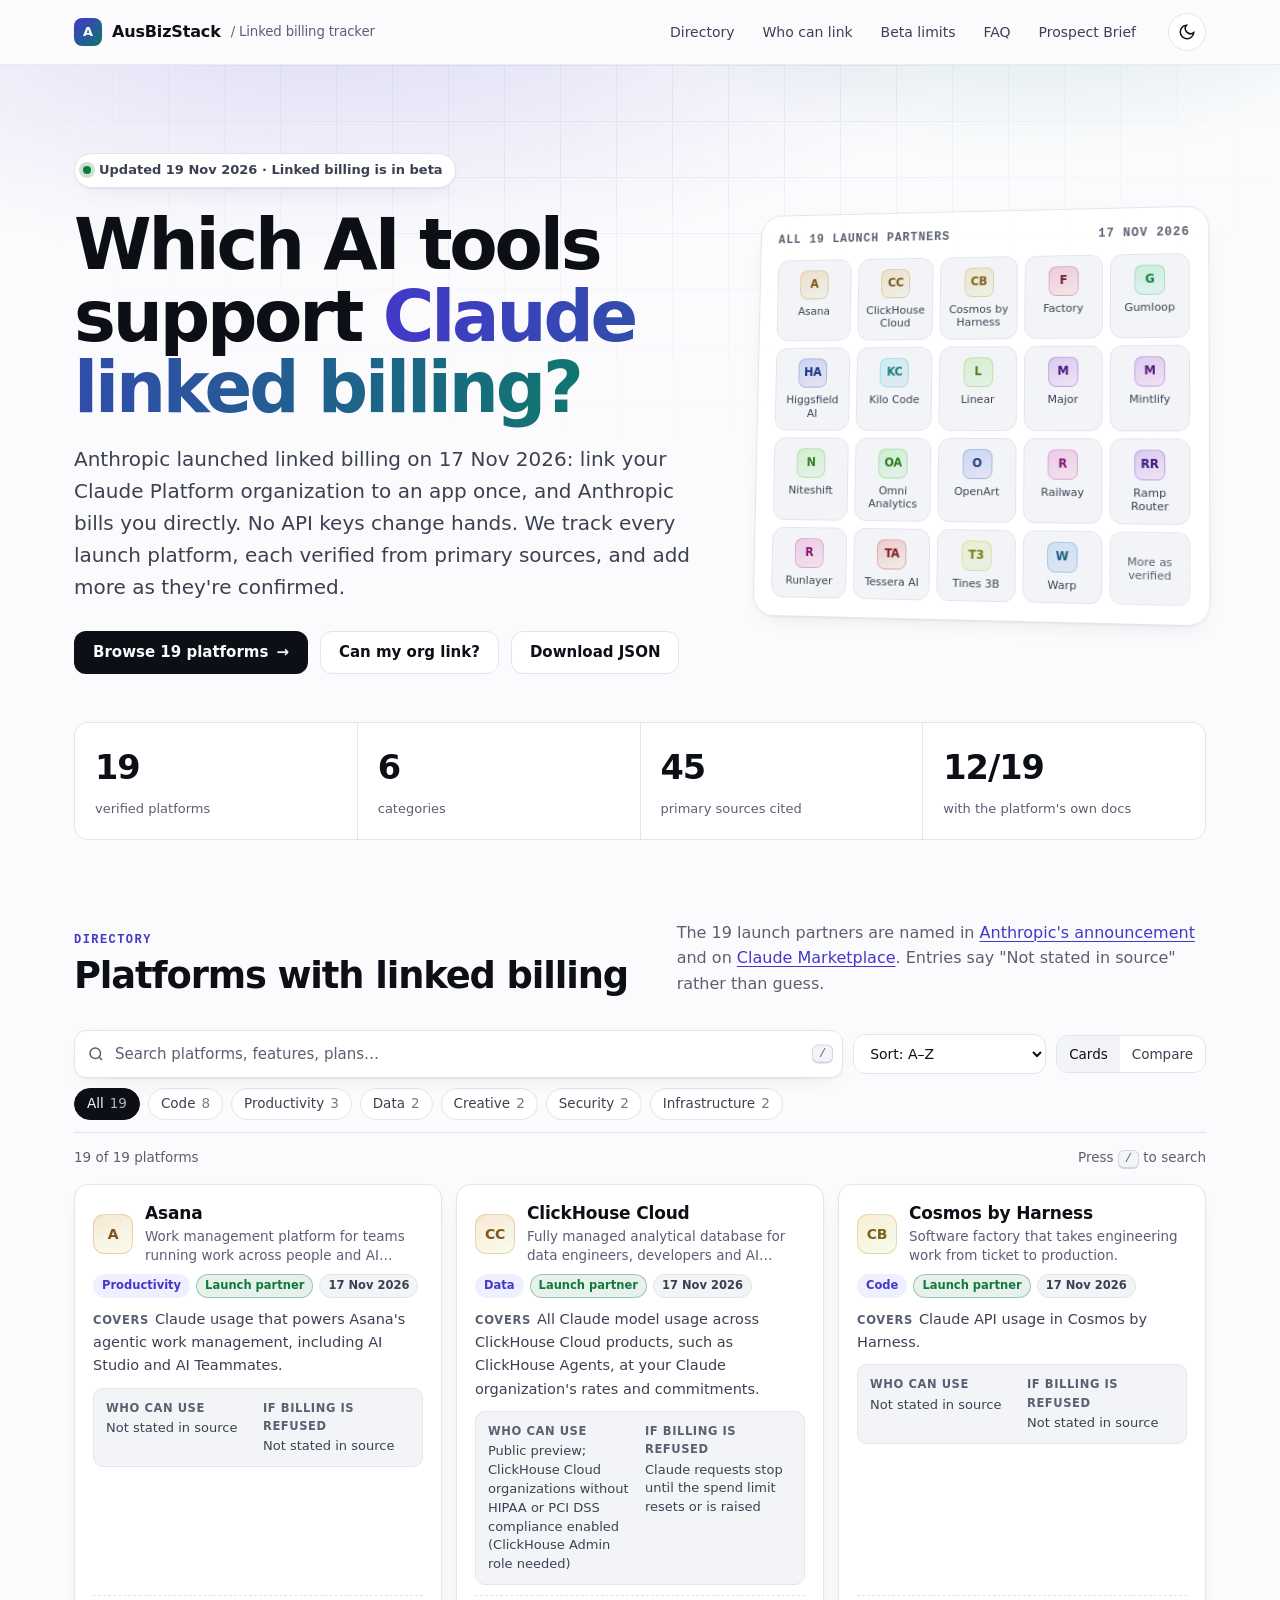
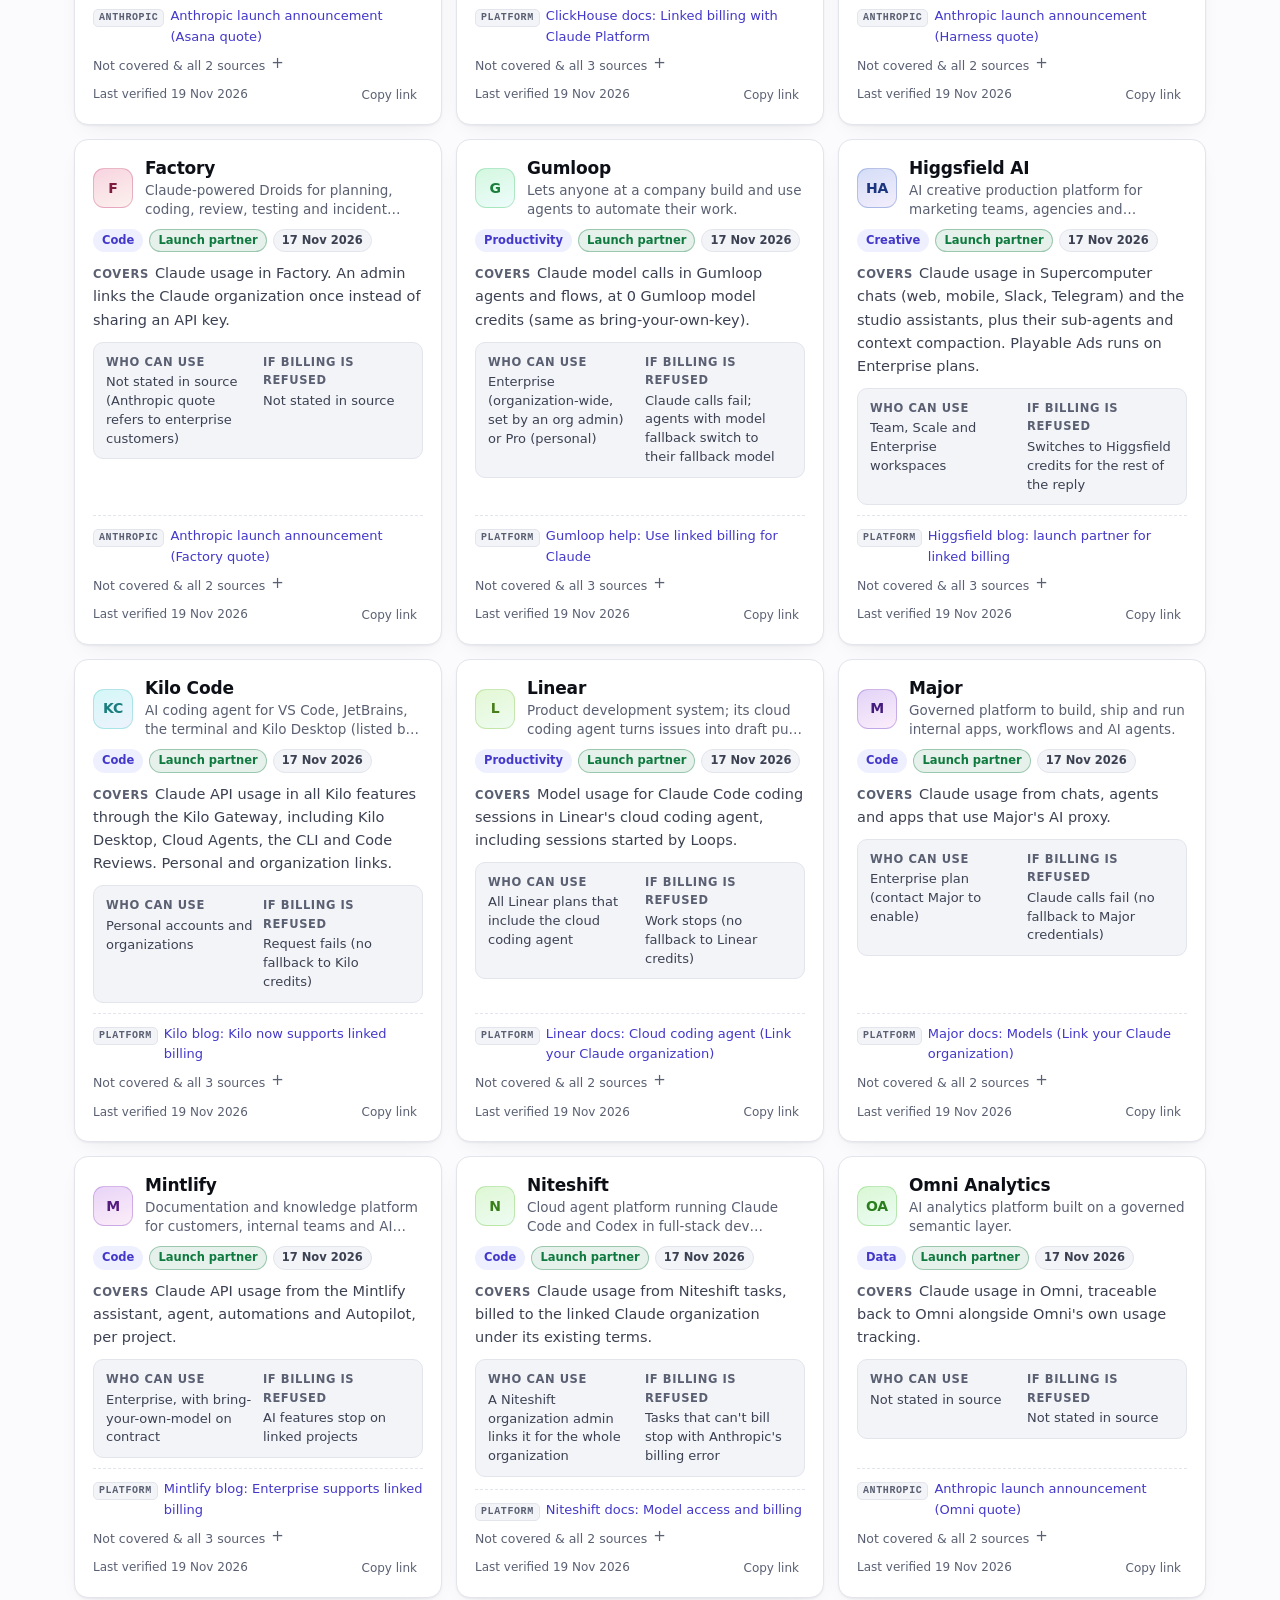
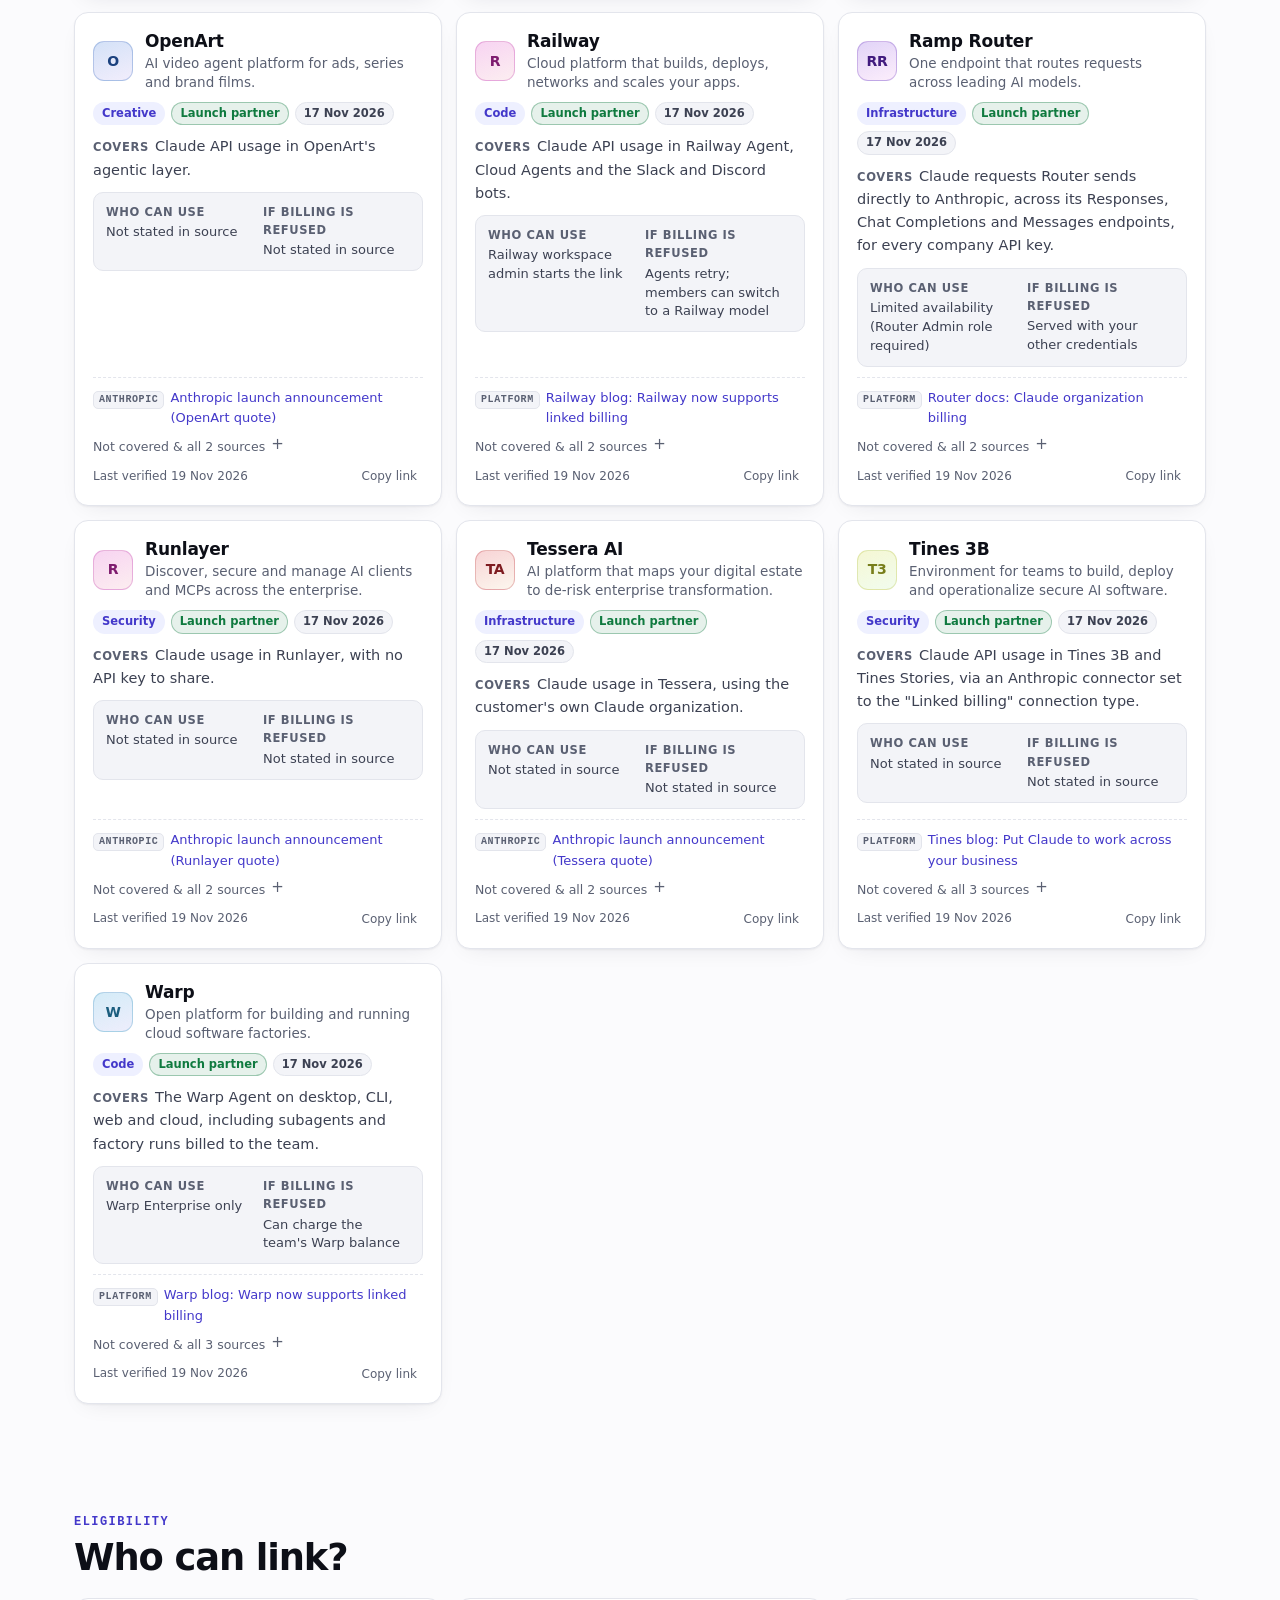
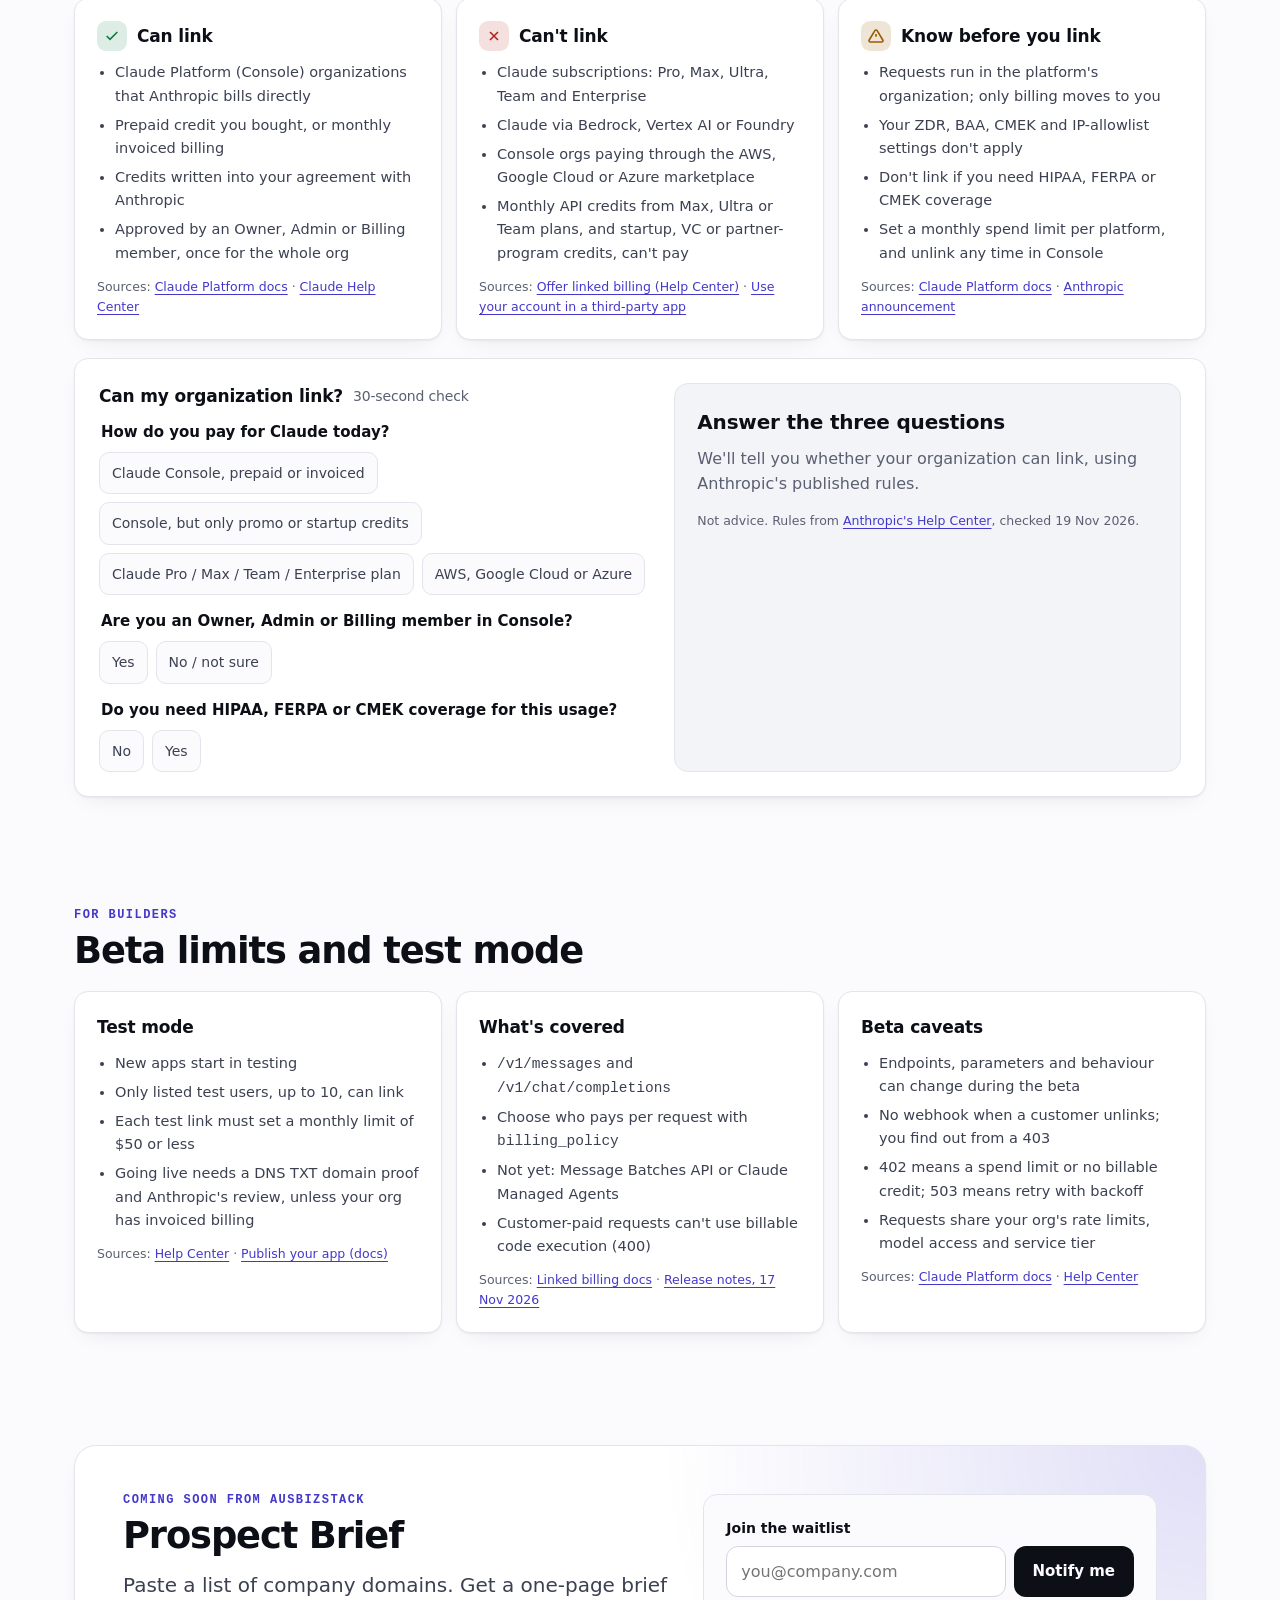
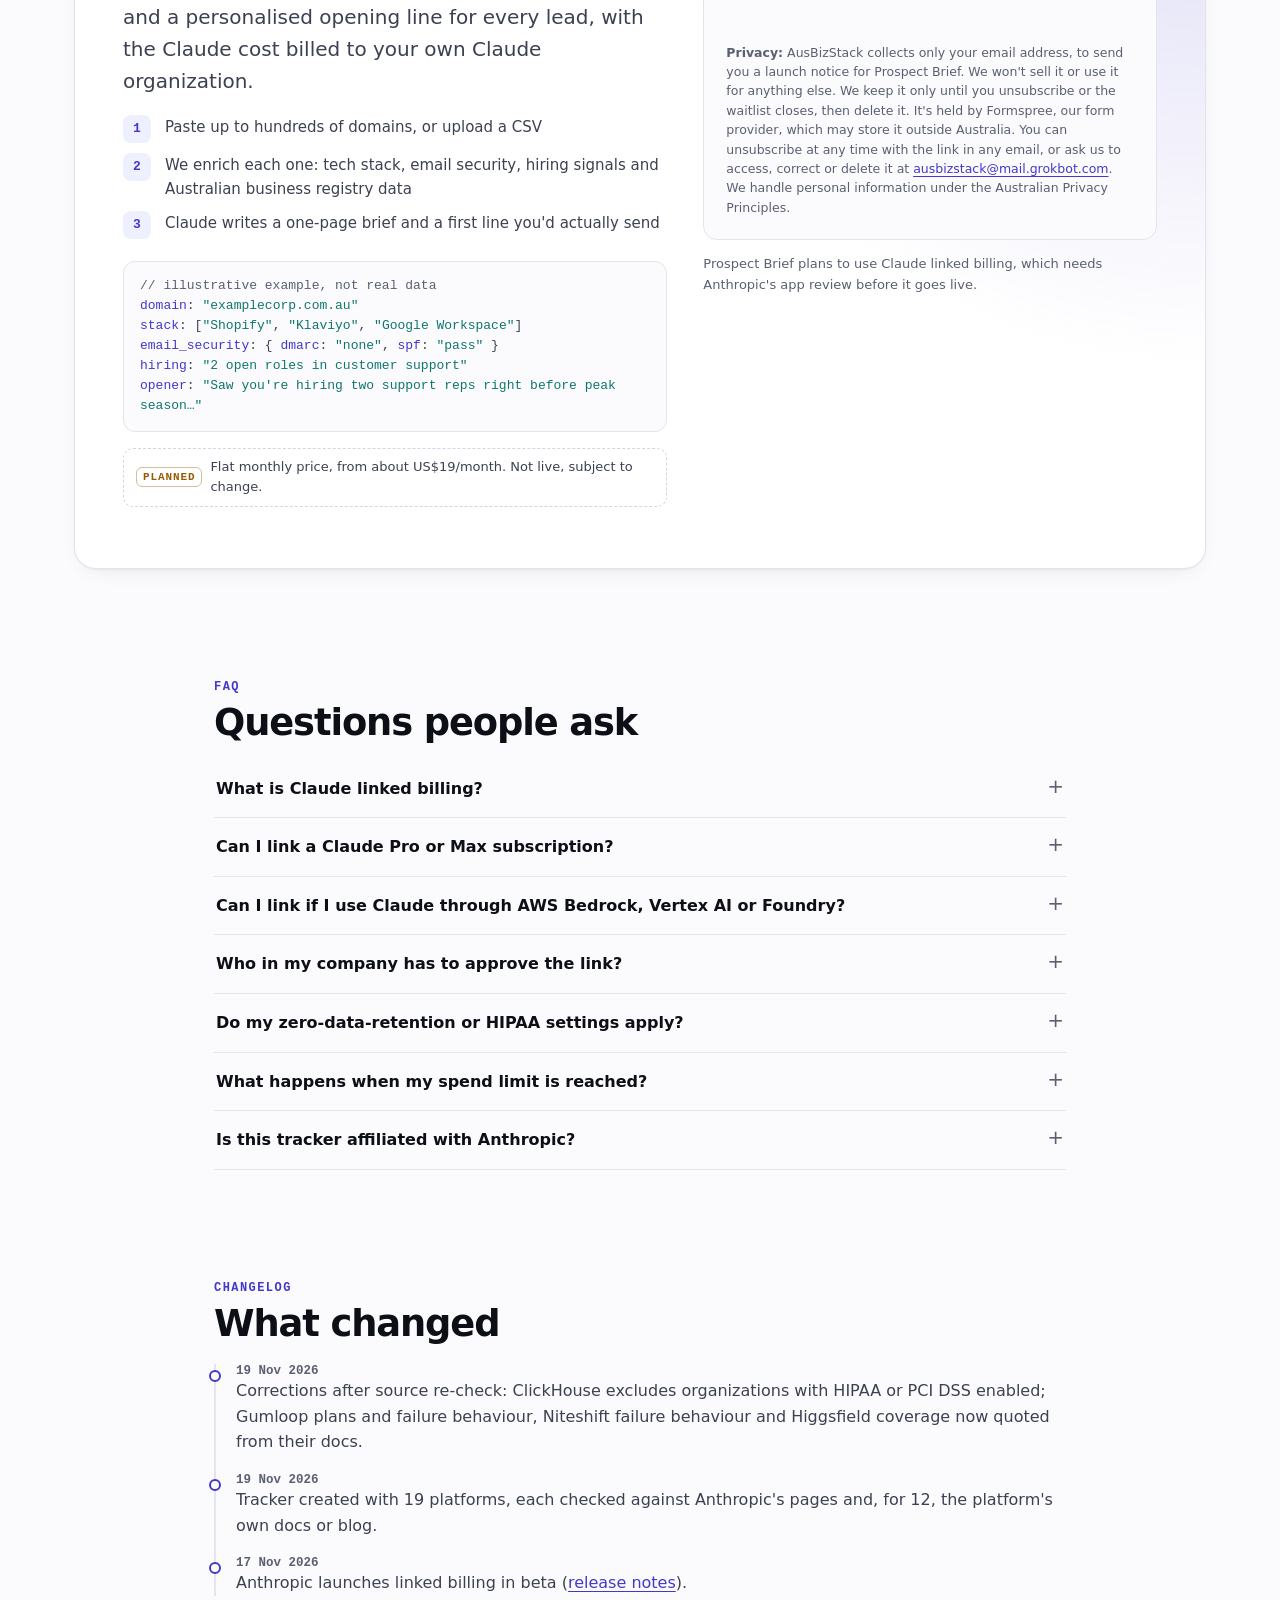
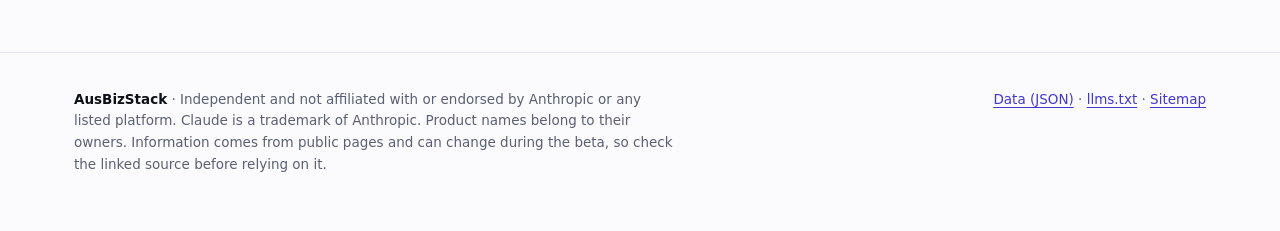
<file: claude-linked-billing/index.html>
<!doctype html>
<html lang="en-AU" class="no-js">
<head>
<meta charset="utf-8">
<meta name="viewport" content="width=device-width,initial-scale=1,viewport-fit=cover">
<title>Which AI tools support Claude linked billing? (2026 tracker) · AusBizStack</title>
<meta name="description" content="Independent tracker of the platforms supporting Anthropic&#39;s Claude linked billing (beta, launched 17 Nov 2026): all 19 launch partners, each verified from primary sources, plus eligibility rules, test-mode limits and caveats.">
<link rel="canonical" href="https://ausbizstack.github.io/claude-linked-billing/">
<meta name="robots" content="index,follow,max-image-preview:large">
<meta name="theme-color" content="#08090d" media="(prefers-color-scheme: dark)">
<meta name="theme-color" content="#fbfbfd" media="(prefers-color-scheme: light)">
<meta property="og:type" content="website">
<meta property="og:site_name" content="AusBizStack">
<meta property="og:title" content="Which AI tools support Claude linked billing?">
<meta property="og:description" content="Independent tracker of the platforms supporting Anthropic&#39;s Claude linked billing (beta, launched 17 Nov 2026): all 19 launch partners, each verified from primary sources, plus eligibility rules, test-mode limits and caveats.">
<meta property="og:url" content="https://ausbizstack.github.io/claude-linked-billing/">
<meta property="og:image" content="https://ausbizstack.github.io/claude-linked-billing/og.png">
<meta property="og:image:width" content="1200"><meta property="og:image:height" content="630">
<meta property="og:image:alt" content="Claude linked billing tracker: 19 verified platforms">
<meta property="og:locale" content="en_AU">
<meta name="twitter:card" content="summary_large_image">
<meta name="twitter:title" content="Which AI tools support Claude linked billing?">
<meta name="twitter:description" content="Independent tracker of the platforms supporting Anthropic&#39;s Claude linked billing (beta, launched 17 Nov 2026): all 19 launch partners, each verified from primary sources, plus eligibility rules, test-mode limits and caveats.">
<meta name="twitter:image" content="https://ausbizstack.github.io/claude-linked-billing/og.png">
<link rel="icon" href="./favicon.svg" type="image/svg+xml">
<link rel="apple-touch-icon" href="./apple-touch-icon.png">
<link rel="manifest" href="./site.webmanifest">
<link rel="alternate" type="application/json" href="./platforms.json" title="Platform data (JSON)">
<link rel="alternate" type="text/plain" href="./llms.txt" title="llms.txt">
<script>try{var t=localStorage.getItem("theme");if(t)document.documentElement.dataset.theme=t}catch(e){}</script>
<style>:root{--font: "Inter var", Inter, ui-sans-serif, system-ui, -apple-system, "Segoe UI Variable", "Segoe UI", Roboto, "Helvetica Neue", Arial, sans-serif;--mono: ui-monospace, "SF Mono", "JetBrains Mono", Menlo, Consolas, monospace;--r-sm:8px; --r:14px; --r-lg:22px;--ease: cubic-bezier(.2,.7,.2,1);--maxw: 1180px;color-scheme: light dark;}:root,[data-theme="light"]{--bg:#fbfbfd; --bg-2:#f3f4f8; --card:#ffffff; --line:#e3e5ec; --line-2:#d3d6e0;--fg:#0d0f17; --fg-2:#3c4152; --fg-3:#5a6072;--accent:#4338ca; --accent-2:#0f766e; --accent-fg:#ffffff; --accent-soft:#eef0ff;--ok:#0f7a3f; --warn:#9a5b00; --bad:#b42318;--glow: rgba(67,56,202,.16); --shadow: 0 1px 2px rgba(16,24,40,.05), 0 8px 24px -12px rgba(16,24,40,.12);}@media (prefers-color-scheme: dark){:root:not([data-theme="light"]){--bg:#08090d; --bg-2:#0e1016; --card:#11131a; --line:#1f2330; --line-2:#2b3040;--fg:#f2f3f7; --fg-2:#c3c7d4; --fg-3:#9aa0b2;--accent:#a5b4fc; --accent-2:#5eead4; --accent-fg:#0b0d14; --accent-soft:#1a1d33;--ok:#4ade80; --warn:#fbbf24; --bad:#f87171;--glow: rgba(129,140,248,.22); --shadow: 0 1px 0 rgba(255,255,255,.03) inset, 0 12px 32px -16px rgba(0,0,0,.6);}}[data-theme="dark"]{--bg:#08090d; --bg-2:#0e1016; --card:#11131a; --line:#1f2330; --line-2:#2b3040;--fg:#f2f3f7; --fg-2:#c3c7d4; --fg-3:#9aa0b2;--accent:#a5b4fc; --accent-2:#5eead4; --accent-fg:#0b0d14; --accent-soft:#1a1d33;--ok:#4ade80; --warn:#fbbf24; --bad:#f87171;--glow: rgba(129,140,248,.22); --shadow: 0 1px 0 rgba(255,255,255,.03) inset, 0 12px 32px -16px rgba(0,0,0,.6);}*,*::before,*::after{box-sizing:border-box}html{-webkit-text-size-adjust:100%;scroll-behavior:smooth;scroll-padding-top:84px}body{margin:0;background:var(--bg);color:var(--fg);font:400 16px/1.6 var(--font);font-feature-settings:"cv11","ss01","ss03";-webkit-font-smoothing:antialiased;text-rendering:optimizeLegibility}a{color:var(--accent);text-underline-offset:3px;text-decoration-thickness:1px}a:hover{text-decoration-thickness:2px}:focus-visible{outline:2px solid var(--accent);outline-offset:3px;border-radius:6px}img,svg{display:block;max-width:100%}.wrap{max-width:var(--maxw);margin:0 auto;padding:0 24px}.sr-only{position:absolute!important;width:1px;height:1px;padding:0;margin:-1px;overflow:hidden;clip:rect(0,0,0,0);white-space:nowrap;border:0}.skip{position:absolute;left:12px;top:-60px;background:var(--fg);color:var(--bg);padding:10px 14px;border-radius:10px;z-index:100}.skip:focus,.skip:focus-visible{top:12px;outline:3px solid var(--accent);outline-offset:2px;box-shadow:0 0 0 6px color-mix(in srgb,var(--accent) 30%,transparent)}main:focus{outline:none}.top{position:sticky;top:0;z-index:50;backdrop-filter:saturate(180%) blur(14px);-webkit-backdrop-filter:saturate(180%) blur(14px);background:color-mix(in srgb,var(--bg) 78%,transparent);border-bottom:1px solid color-mix(in srgb,var(--line) 70%,transparent)}.top .wrap{display:flex;align-items:center;gap:20px;height:64px}.brand{display:flex;align-items:center;gap:10px;font-weight:650;letter-spacing:-.01em;color:var(--fg);text-decoration:none}.brand .mark{width:28px;height:28px;border-radius:8px;background:linear-gradient(135deg,var(--accent),var(--accent-2));display:grid;place-items:center;color:var(--accent-fg);font-size:13px;font-weight:800}.brand small{color:var(--fg-3);font-weight:500}.nav{display:flex;gap:4px;margin-left:auto}.nav a{color:var(--fg-2);text-decoration:none;font-size:14px;padding:8px 12px;border-radius:999px}.nav a:hover{background:var(--bg-2);color:var(--fg)}.icon-btn{border:1px solid var(--line);background:var(--card);color:var(--fg);width:38px;height:38px;border-radius:999px;display:grid;place-items:center;cursor:pointer}.icon-btn:hover{border-color:var(--line-2)}.hero{position:relative;padding:88px 0 56px;overflow:hidden;isolation:isolate}.hero::before{content:"";position:absolute;inset:-30% -10% auto;height:620px;background:radial-gradient(60% 60% at 30% 30%,var(--glow),transparent 70%),radial-gradient(40% 50% at 75% 20%,color-mix(in srgb,var(--accent-2) 18%,transparent),transparent 70%);z-index:-1;filter:blur(8px)}.hero::after{content:"";position:absolute;inset:0;background-image:linear-gradient(var(--line) 1px,transparent 1px),linear-gradient(90deg,var(--line) 1px,transparent 1px);background-size:56px 56px;mask-image:radial-gradient(70% 60% at 50% 0%,#000 30%,transparent 75%);-webkit-mask-image:radial-gradient(70% 60% at 50% 0%,#000 30%,transparent 75%);opacity:.5;z-index:-2}.eyebrow{display:inline-flex;align-items:center;gap:8px;font-size:13px;font-weight:550;color:var(--fg-2);background:var(--card);border:1px solid var(--line);padding:6px 12px 6px 8px;border-radius:999px;box-shadow:var(--shadow)}.dot{width:8px;height:8px;border-radius:50%;background:var(--ok);box-shadow:0 0 0 4px color-mix(in srgb,var(--ok) 22%,transparent);animation:pulse 2.4s var(--ease) infinite}@keyframes pulse{50%{box-shadow:0 0 0 7px color-mix(in srgb,var(--ok) 0%,transparent)}}h1{font-size:clamp(2.3rem,5.6vw,4.4rem);line-height:1.02;letter-spacing:-.045em;font-weight:720;margin:22px 0 18px;max-width:15ch}h1 .grad{background:linear-gradient(100deg,var(--accent),var(--accent-2));-webkit-background-clip:text;background-clip:text;color:transparent}.lede{font-size:clamp(1.05rem,1.6vw,1.25rem);color:var(--fg-2);max-width:62ch;margin:0 0 28px}.cta-row{display:flex;flex-wrap:wrap;gap:12px}.btn{display:inline-flex;align-items:center;gap:8px;font:600 15px/1 var(--font);padding:13px 18px;border-radius:12px;border:1px solid transparent;text-decoration:none;cursor:pointer;transition:transform .2s var(--ease),box-shadow .2s var(--ease),background .2s}.btn-primary{background:var(--fg);color:var(--bg)}.btn-primary:hover{transform:translateY(-1px);box-shadow:0 10px 24px -10px var(--glow)}.btn-ghost{background:var(--card);color:var(--fg);border-color:var(--line)}.btn-ghost:hover{border-color:var(--line-2)}.stats{display:grid;grid-template-columns:repeat(4,minmax(0,1fr));gap:1px;background:var(--line);border:1px solid var(--line);border-radius:var(--r);overflow:hidden;margin-top:48px}.stat{background:var(--card);padding:18px 20px}.stat b{display:block;font-size:clamp(1.5rem,3vw,2.1rem);letter-spacing:-.03em;font-weight:700;font-variant-numeric:tabular-nums}.stat span{color:var(--fg-3);font-size:13px}@media (max-width:720px){.stats{grid-template-columns:repeat(2,minmax(0,1fr))}.hero{padding:56px 0 40px}}section{padding:56px 0}.sec-head{display:flex;align-items:end;justify-content:space-between;gap:16px;flex-wrap:wrap;margin-bottom:22px}h2{font-size:clamp(1.6rem,3vw,2.3rem);letter-spacing:-.03em;line-height:1.1;margin:0;font-weight:700}h3{letter-spacing:-.01em}.kicker{font:600 12px/1 var(--mono);text-transform:uppercase;letter-spacing:.12em;color:var(--accent);margin:0 0 10px}.muted{color:var(--fg-3)}.toolbar{position:sticky;top:64px;z-index:20;background:color-mix(in srgb,var(--bg) 88%,transparent);backdrop-filter:blur(10px);-webkit-backdrop-filter:blur(10px);padding:12px 0;margin:0 0 14px;border-bottom:1px solid var(--line)}.tb-row{display:flex;gap:10px;flex-wrap:wrap;align-items:center}.search{flex:1 1 280px;position:relative}.search input{width:100%;font:inherit;font-size:15px;color:var(--fg);background:var(--card);border:1px solid var(--line);border-radius:12px;padding:11px 44px 11px 40px;box-shadow:var(--shadow)}.search input::placeholder{color:var(--fg-3)}.search input:focus{outline:none;border-color:var(--accent);box-shadow:0 0 0 4px color-mix(in srgb,var(--accent) 20%,transparent)}.search svg{position:absolute;left:13px;top:50%;transform:translateY(-50%);color:var(--fg-3)}.search kbd{position:absolute;right:10px;top:50%;transform:translateY(-50%)}kbd{font:500 12px var(--mono);border:1px solid var(--line-2);border-bottom-width:2px;border-radius:6px;padding:1px 6px;color:var(--fg-3);background:var(--bg-2)}select{font:inherit;font-size:14px;color:var(--fg);background:var(--card);border:1px solid var(--line);border-radius:12px;padding:10px 12px}.chips{display:flex;gap:8px;flex-wrap:wrap;margin-top:10px}.chip{font:500 13.5px/1 var(--font);border:1px solid var(--line);background:var(--card);color:var(--fg-2);padding:8px 12px;border-radius:999px;cursor:pointer;display:inline-flex;gap:6px;align-items:center;transition:all .15s}.chip:hover{border-color:var(--line-2);color:var(--fg)}.chip[aria-pressed="true"]{background:var(--fg);color:var(--bg);border-color:var(--fg)}.chip .n{font-variant-numeric:tabular-nums;opacity:.7}.seg{display:inline-flex;border:1px solid var(--line);border-radius:12px;overflow:hidden;background:var(--card)}.seg button{font:500 13.5px var(--font);border:0;background:transparent;color:var(--fg-2);padding:10px 12px;cursor:pointer}.seg button[aria-pressed="true"]{background:var(--bg-2);color:var(--fg)}.result-meta{font-size:13.5px;color:var(--fg-3);margin:6px 0 16px;display:flex;justify-content:space-between;gap:10px;flex-wrap:wrap}.grid{display:grid;grid-template-columns:repeat(auto-fill,minmax(340px,1fr));gap:14px;list-style:none;margin:0;padding:0}@media (max-width:420px){.grid{grid-template-columns:1fr}}.card{position:relative;background:var(--card);border:1px solid var(--line);border-radius:var(--r);padding:20px;display:flex;flex-direction:column;gap:12px;box-shadow:var(--shadow);transition:transform .25s var(--ease),border-color .25s,box-shadow .25s}.card:hover{transform:translateY(-2px);border-color:var(--line-2)}.card:target{border-color:var(--accent);box-shadow:0 0 0 4px color-mix(in srgb,var(--accent) 22%,transparent)}.c-head{display:flex;gap:12px;align-items:center}.logo{flex:none;width:42px;height:42px;border-radius:11px;display:grid;place-items:center;font-weight:750;font-size:15px;letter-spacing:-.02em;color:#fff}.c-title{min-width:0}.c-title h3{margin:0;font-size:17px;line-height:1.25}.c-title h3 a{color:inherit;text-decoration:none}.c-title h3 a:hover{text-decoration:underline}.c-title p{margin:2px 0 0;font-size:13.5px;color:var(--fg-3);line-height:1.4}.badges{display:flex;gap:6px;flex-wrap:wrap}.badge{font:600 11.5px/1 var(--font);padding:5px 8px;border-radius:999px;border:1px solid var(--line);color:var(--fg-2);background:var(--bg-2);white-space:nowrap}.badge.cat{color:var(--accent);background:var(--accent-soft);border-color:transparent}.badge.new{color:var(--accent-fg);background:linear-gradient(100deg,var(--accent),var(--accent-2));border-color:transparent}.badge.launch{color:var(--ok);border-color:color-mix(in srgb,var(--ok) 35%,transparent);background:color-mix(in srgb,var(--ok) 10%,transparent)}dl.facts{margin:0;display:grid;gap:9px;font-size:14px}dl.facts div{display:grid;grid-template-columns:92px 1fr;gap:10px}dl.facts dt{color:var(--fg-3);font-size:12.5px;font-weight:600;padding-top:1px}dl.facts dd{margin:0;color:var(--fg-2)}.c-foot{margin-top:auto;padding-top:12px;border-top:1px dashed var(--line);display:flex;flex-direction:column;gap:8px}.sources{list-style:none;margin:0;padding:0;display:flex;flex-direction:column;gap:5px;font-size:13px}.sources a{display:inline-flex;gap:6px;align-items:baseline;text-decoration:none}.sources a:hover span{text-decoration:underline}.src-tag{font:600 10px/1 var(--mono);letter-spacing:.06em;text-transform:uppercase;padding:3px 5px;border-radius:5px;background:var(--bg-2);color:var(--fg-3);border:1px solid var(--line);flex:none}.verified{font-size:12px;color:var(--fg-3);display:flex;justify-content:space-between;gap:8px;align-items:center}.copy{font:500 12px var(--font);background:none;border:0;color:var(--fg-3);cursor:pointer;padding:4px 6px;border-radius:6px}.copy:hover{color:var(--fg);background:var(--bg-2)}.empty{padding:48px;text-align:center;border:1px dashed var(--line-2);border-radius:var(--r);color:var(--fg-3)}.table-wrap{overflow-x:auto;border:1px solid var(--line);border-radius:var(--r);background:var(--card)}table{border-collapse:collapse;width:100%;font-size:14px;min-width:860px}th,td{text-align:left;padding:12px 14px;border-bottom:1px solid var(--line);vertical-align:top}th{font-size:12px;text-transform:uppercase;letter-spacing:.06em;color:var(--fg-3);background:var(--bg-2);position:sticky;top:0}tr:last-child td{border-bottom:0}td a{white-space:nowrap}.explain{display:grid;grid-template-columns:repeat(3,1fr);gap:14px}@media (max-width:900px){.explain{grid-template-columns:1fr}}.panel{background:var(--card);border:1px solid var(--line);border-radius:var(--r);padding:22px;box-shadow:var(--shadow)}.panel h3{margin:0 0 10px;font-size:17px;display:flex;gap:10px;align-items:center}.panel ul{margin:0;padding-left:18px;color:var(--fg-2);font-size:14.5px}.panel li{margin:6px 0}.panel .cite{font-size:12.5px;margin-top:12px;display:block}.ico{width:30px;height:30px;border-radius:9px;display:grid;place-items:center;flex:none}.ico.ok{background:color-mix(in srgb,var(--ok) 14%,transparent);color:var(--ok)}.ico.bad{background:color-mix(in srgb,var(--bad) 14%,transparent);color:var(--bad)}.ico.warn{background:color-mix(in srgb,var(--warn) 16%,transparent);color:var(--warn)}.checker{display:grid;grid-template-columns:1.1fr 1fr;gap:18px;margin-top:18px}@media (max-width:900px){.checker{grid-template-columns:1fr}}fieldset{border:0;margin:0 0 14px;padding:0}legend{font-weight:600;font-size:15px;margin-bottom:8px}.opts{display:flex;flex-wrap:wrap;gap:8px}.opt input{position:absolute;opacity:0;pointer-events:none}.opt span{display:inline-block;font-size:14px;border:1px solid var(--line);background:var(--bg);padding:9px 12px;border-radius:10px;cursor:pointer;color:var(--fg-2)}.opt input:checked+span{border-color:var(--accent);color:var(--fg);background:var(--accent-soft)}.opt input:focus-visible+span{outline:2px solid var(--accent);outline-offset:2px}.verdict{border-radius:var(--r);padding:22px;border:1px solid var(--line);background:var(--bg-2);min-height:100%}.verdict h3{margin:0 0 8px;font-size:20px}.verdict[data-state="yes"]{border-color:color-mix(in srgb,var(--ok) 45%,transparent);background:color-mix(in srgb,var(--ok) 8%,var(--card))}.verdict[data-state="no"]{border-color:color-mix(in srgb,var(--bad) 45%,transparent);background:color-mix(in srgb,var(--bad) 7%,var(--card))}.verdict[data-state="maybe"]{border-color:color-mix(in srgb,var(--warn) 45%,transparent);background:color-mix(in srgb,var(--warn) 7%,var(--card))}details{border-bottom:1px solid var(--line);padding:16px 2px}details summary{cursor:pointer;font-weight:600;list-style:none;display:flex;justify-content:space-between;gap:16px}details summary::-webkit-details-marker{display:none}details summary::after{content:"+";font-weight:400;color:var(--fg-3);font-size:20px;line-height:1;transition:transform .2s}details[open] summary::after{transform:rotate(45deg)}details p{color:var(--fg-2);margin:10px 0 0;max-width:75ch}.wl{position:relative;border-radius:var(--r-lg);padding:clamp(24px,4vw,48px);border:1px solid var(--line);background:radial-gradient(80% 120% at 100% 0%,var(--glow),transparent 60%),var(--card);overflow:hidden;box-shadow:var(--shadow)}.wl-grid{display:grid;grid-template-columns:1.2fr 1fr;gap:36px;align-items:start}@media (max-width:900px){.wl-grid{grid-template-columns:1fr}}.steps{list-style:none;padding:0;margin:18px 0 0;display:grid;gap:10px;counter-reset:s}.steps li{counter-increment:s;display:grid;grid-template-columns:30px 1fr;gap:12px;color:var(--fg-2);font-size:15px}.steps li::before{content:counter(s);width:28px;height:28px;border-radius:8px;display:grid;place-items:center;background:var(--accent-soft);color:var(--accent);font:700 13px var(--mono)}.mock{margin-top:22px;border:1px solid var(--line);border-radius:12px;background:var(--bg);font:13px/1.55 var(--mono);padding:14px 16px;color:var(--fg-2);overflow:auto}.mock .k{color:var(--accent)}.mock .s{color:var(--accent-2)}form.wl-form{background:var(--bg);border:1px solid var(--line);border-radius:var(--r);padding:22px}label.lbl{display:block;font-weight:600;font-size:14px;margin-bottom:6px}.field{display:flex;gap:8px;flex-wrap:wrap}.field input[type=email]{flex:1 1 220px;font:inherit;color:var(--fg);background:var(--card);border:1px solid var(--line-2);border-radius:12px;padding:12px 14px}.field input[type=email]:focus{outline:none;border-color:var(--accent);box-shadow:0 0 0 4px color-mix(in srgb,var(--accent) 20%,transparent)}.hp{position:absolute;left:-9999px}.privacy{font-size:12.5px;color:var(--fg-3);margin:14px 0 0;line-height:1.55}.form-msg{font-size:14px;margin-top:12px;min-height:1.4em}.form-msg.ok{color:var(--ok)} .form-msg.err{color:var(--bad)} .form-msg.preview{color:var(--warn)}.planned{display:inline-flex;gap:8px;align-items:center;font-size:13px;color:var(--fg-2);border:1px dashed var(--line-2);border-radius:10px;padding:8px 12px;margin-top:16px}.preview-flag{font:600 11px var(--mono);text-transform:uppercase;letter-spacing:.08em;color:var(--warn);border:1px solid color-mix(in srgb,var(--warn) 40%,transparent);padding:3px 6px;border-radius:6px}.log{list-style:none;margin:0;padding:0;border-left:2px solid var(--line);display:grid;gap:18px}.log li{position:relative;padding-left:20px;color:var(--fg-2)}.log li::before{content:"";position:absolute;left:-7px;top:6px;width:12px;height:12px;border-radius:50%;background:var(--card);border:2px solid var(--accent)}.log time{font:600 12.5px var(--mono);color:var(--fg-3);display:block}footer{border-top:1px solid var(--line);padding:36px 0 56px;color:var(--fg-3);font-size:13.5px}footer .wrap{display:flex;justify-content:space-between;gap:24px;flex-wrap:wrap}.disclaimer{max-width:70ch}.reveal{opacity:0;transform:translateY(12px);transition:opacity .6s var(--ease),transform .6s var(--ease)}.reveal.in{opacity:1;transform:none}.no-js .reveal{opacity:1;transform:none}@media (prefers-reduced-motion: reduce){*{animation:none!important;transition:none!important;scroll-behavior:auto!important}.reveal{opacity:1;transform:none}}@media print{.top,.toolbar,.wl,#theme{display:none}.card{break-inside:avoid;box-shadow:none}}[hidden]{display:none!important}.mock{white-space:pre-wrap;word-break:break-word}.search input:not(:placeholder-shown)~kbd,.search input:focus~kbd{display:none}@media (max-width:520px){.brand small{display:none}}.hero-grid{display:grid;grid-template-columns:1.25fr .9fr;gap:40px;align-items:center}@media (max-width:1020px){.hero-grid{grid-template-columns:1fr}.hero-art{display:none}}.hero-art{position:relative;border:1px solid var(--line);border-radius:var(--r-lg);background:color-mix(in srgb,var(--card) 80%,transparent);padding:18px;box-shadow:var(--shadow);transform:perspective(1200px) rotateY(-8deg) rotateX(4deg);transition:transform .8s var(--ease)}.hero-art:hover{transform:none}.hero-art .ha-top{display:flex;justify-content:space-between;align-items:center;font:600 12px var(--mono);color:var(--fg-3);text-transform:uppercase;letter-spacing:.08em;margin-bottom:14px}.tiles{display:grid;grid-template-columns:repeat(5,1fr);gap:7px}.tile{display:flex;flex-direction:column;align-items:center;gap:6px;padding:12px 6px;border-radius:12px;background:var(--bg-2);border:1px solid var(--line);font-size:11.5px;color:var(--fg-2);text-align:center;line-height:1.2;opacity:0;animation:tileIn .6s var(--ease) forwards}.tile .logo{width:34px;height:34px;font-size:12.5px;border-radius:9px}@keyframes tileIn{from{opacity:0;transform:translateY(8px) scale(.97)}to{opacity:1;transform:none}}@media (max-width:720px){.toolbar{position:static;backdrop-filter:none;-webkit-backdrop-filter:none;background:transparent}.tb-row select{flex:1 1 auto}.chips{flex-wrap:nowrap;overflow-x:auto;scrollbar-width:none;margin-left:-24px;margin-right:-24px;padding:0 24px 2px}.chips::-webkit-scrollbar{display:none}.chip{flex:none}.result-meta span:last-child{display:none}dl.facts div{grid-template-columns:84px 1fr}}.wl-grid>*,.hero-grid>*,.checker>*{min-width:0}.logo{flex:none;width:40px;height:40px;border-radius:11px;display:grid;place-items:center;font-weight:700;font-size:14px;letter-spacing:-.02em;background:linear-gradient(160deg,hsl(var(--h,230) 70% 50% / .20),hsl(calc(var(--h,230) + 40) 70% 50% / .08));color:hsl(var(--h,230) 65% 30%);border:1px solid hsl(var(--h,230) 60% 45% / .28);object-fit:contain}img.logo{background:#fff;padding:6px}[data-theme="dark"] .logo{color:hsl(var(--h,230) 85% 78%)}@media (prefers-color-scheme: dark){:root:not([data-theme="light"]) .logo{color:hsl(var(--h,230) 85% 78%)}}.tile .logo{width:30px;height:30px;font-size:11.5px;border-radius:8px}.tile{padding:10px 4px;font-size:11px}.tile.more{justify-content:center;color:var(--fg-3);border-style:dashed}.card{padding:18px;gap:10px}.covers{margin:0;font-size:14.5px;color:var(--fg-2)}.lbl-sm{display:block;font:600 11.5px/1.4 var(--font);text-transform:uppercase;letter-spacing:.06em;color:var(--fg-3);margin-bottom:2px}dl.mini{margin:0;display:grid;grid-template-columns:1fr 1fr;gap:10px;font-size:13px;background:var(--bg-2);border:1px solid var(--line);border-radius:10px;padding:10px 12px}dl.mini dt{font-size:11.5px;font-weight:600;color:var(--fg-3);text-transform:uppercase;letter-spacing:.05em}dl.mini dd{margin:2px 0 0;color:var(--fg-2);line-height:1.45}.c-foot{padding-top:10px;gap:8px}.primary-src{display:inline-flex;gap:6px;align-items:baseline;font-size:13px;text-decoration:none}.primary-src:hover span:last-child{text-decoration:underline}details.more{border:0;padding:0;font-size:13px}details.more summary{font-weight:500;color:var(--fg-3);font-size:12.5px;justify-content:flex-start;gap:6px}details.more summary::after{font-size:15px}details.more p{margin:8px 0 0;font-size:13.5px}details.more .sources{margin-top:8px}.menu{display:none;position:relative;margin-left:auto}.menu summary{list-style:none;cursor:pointer;display:inline-flex;align-items:center;gap:6px;font:500 14px var(--font);border:1px solid var(--line);background:var(--card);color:var(--fg);padding:8px 12px;border-radius:999px}.menu summary::-webkit-details-marker{display:none}.menu summary::after{content:none}.menu[open] summary{border-color:var(--line-2)}.menu nav{position:absolute;right:0;top:calc(100% + 8px);min-width:220px;background:var(--card);border:1px solid var(--line);border-radius:14px;box-shadow:var(--shadow);padding:6px;display:flex;flex-direction:column}.menu nav a{color:var(--fg);text-decoration:none;padding:11px 12px;border-radius:10px;font-size:15px}.menu nav a:hover,.menu nav a:focus-visible{background:var(--bg-2)}details.menu{border:0;padding:0}@media (max-width:820px){.nav{display:none}.menu{display:block}.top .wrap{gap:10px}}@media (max-width:720px){dl.mini{grid-template-columns:1fr}}noscript .ns{display:block;font-size:13px;color:var(--warn);margin-top:10px}.c-title p{display:-webkit-box;-webkit-line-clamp:2;line-clamp:2;-webkit-box-orient:vertical;overflow:hidden}.covers .lbl-sm{display:inline;margin:0 6px 0 0}@media (max-width:720px){dl.mini{grid-template-columns:1fr 1fr;gap:8px;padding:9px 10px}.card{padding:16px;gap:9px}.grid{gap:10px}}@media (max-width:360px){dl.mini{grid-template-columns:1fr}}</style>
<script type="application/ld+json">{"@context":"https://schema.org","@graph":[{"@type":"Organization","@id":"https://ausbizstack.github.io/claude-linked-billing/#org","name":"AusBizStack","url":"https://apify.com/ausbizstack"},{"@type":"WebPage","@id":"https://ausbizstack.github.io/claude-linked-billing/","url":"https://ausbizstack.github.io/claude-linked-billing/","name":"Which AI tools support Claude linked billing? (2026 tracker) · AusBizStack","description":"Independent tracker of the platforms supporting Anthropic's Claude linked billing (beta, launched 17 Nov 2026): all 19 launch partners, each verified from primary sources, plus eligibility rules, test-mode limits and caveats.","inLanguage":"en-AU","dateModified":"2026-11-19","datePublished":"2026-11-19","publisher":{"@id":"https://ausbizstack.github.io/claude-linked-billing/#org"},"about":{"@type":"Thing","name":"Claude linked billing"},"primaryImageOfPage":"https://ausbizstack.github.io/claude-linked-billing/og.png"},{"@type":"Dataset","name":"Claude linked billing platform tracker","description":"Platforms that support Anthropic's Claude linked billing, with coverage, availability, fallback behaviour and primary sources.","url":"https://ausbizstack.github.io/claude-linked-billing/","dateModified":"2026-11-19","creator":{"@id":"https://ausbizstack.github.io/claude-linked-billing/#org"},"isAccessibleForFree":true,"license":"https://creativecommons.org/licenses/by/4.0/","distribution":[{"@type":"DataDownload","encodingFormat":"application/json","contentUrl":"https://ausbizstack.github.io/claude-linked-billing/platforms.json"}]},{"@type":"ItemList","name":"Platforms that support Claude linked billing","numberOfItems":19,"itemListElement":[{"@type":"ListItem","position":1,"url":"https://ausbizstack.github.io/claude-linked-billing/#asana","item":{"@type":"SoftwareApplication","name":"Asana","applicationCategory":"Productivity","description":"Work management platform for teams running work across people and AI agents.","sameAs":"https://claude.com/resources/articles/linked-billing-on-claude-platform"}},{"@type":"ListItem","position":2,"url":"https://ausbizstack.github.io/claude-linked-billing/#clickhouse-cloud","item":{"@type":"SoftwareApplication","name":"ClickHouse Cloud","applicationCategory":"Data","description":"Fully managed analytical database for data engineers, developers and AI agents.","sameAs":"https://clickhouse.com/docs/products/cloud/features/ai-ml/linked-billing-claude-platform"}},{"@type":"ListItem","position":3,"url":"https://ausbizstack.github.io/claude-linked-billing/#cosmos-by-harness","item":{"@type":"SoftwareApplication","name":"Cosmos by Harness","applicationCategory":"Code","description":"Software factory that takes engineering work from ticket to production.","sameAs":"https://claude.com/resources/articles/linked-billing-on-claude-platform"}},{"@type":"ListItem","position":4,"url":"https://ausbizstack.github.io/claude-linked-billing/#factory","item":{"@type":"SoftwareApplication","name":"Factory","applicationCategory":"Code","description":"Claude-powered Droids for planning, coding, review, testing and incident response.","sameAs":"https://claude.com/resources/articles/linked-billing-on-claude-platform"}},{"@type":"ListItem","position":5,"url":"https://ausbizstack.github.io/claude-linked-billing/#gumloop","item":{"@type":"SoftwareApplication","name":"Gumloop","applicationCategory":"Productivity","description":"Lets anyone at a company build and use agents to automate their work.","sameAs":"https://docs.gumloop.com/help/connectors/link-your-claude-organization"}},{"@type":"ListItem","position":6,"url":"https://ausbizstack.github.io/claude-linked-billing/#higgsfield-ai","item":{"@type":"SoftwareApplication","name":"Higgsfield AI","applicationCategory":"Creative","description":"AI creative production platform for marketing teams, agencies and filmmakers.","sameAs":"https://higgsfield.ai/blog/higgsfield-anthropic-linked-billing"}},{"@type":"ListItem","position":7,"url":"https://ausbizstack.github.io/claude-linked-billing/#kilo-code","item":{"@type":"SoftwareApplication","name":"Kilo Code","applicationCategory":"Code","description":"AI coding agent for VS Code, JetBrains, the terminal and Kilo Desktop (listed by Anthropic as Kilo by Anaconda).","sameAs":"https://blog.kilo.ai/p/kilo-now-supports-linked-billing"}},{"@type":"ListItem","position":8,"url":"https://ausbizstack.github.io/claude-linked-billing/#linear","item":{"@type":"SoftwareApplication","name":"Linear","applicationCategory":"Productivity","description":"Product development system; its cloud coding agent turns issues into draft pull requests.","sameAs":"https://linear.app/docs/linear-cloud-coding-agent"}},{"@type":"ListItem","position":9,"url":"https://ausbizstack.github.io/claude-linked-billing/#major","item":{"@type":"SoftwareApplication","name":"Major","applicationCategory":"Code","description":"Governed platform to build, ship and run internal apps, workflows and AI agents.","sameAs":"https://docs.major.build/settings/models"}},{"@type":"ListItem","position":10,"url":"https://ausbizstack.github.io/claude-linked-billing/#mintlify","item":{"@type":"SoftwareApplication","name":"Mintlify","applicationCategory":"Code","description":"Documentation and knowledge platform for customers, internal teams and AI agents.","sameAs":"https://www.mintlify.com/blog/claude-linked-billing"}},{"@type":"ListItem","position":11,"url":"https://ausbizstack.github.io/claude-linked-billing/#niteshift","item":{"@type":"SoftwareApplication","name":"Niteshift","applicationCategory":"Code","description":"Cloud agent platform running Claude Code and Codex in full-stack dev environments.","sameAs":"https://docs.niteshift.dev/customizing-agents/model-access"}},{"@type":"ListItem","position":12,"url":"https://ausbizstack.github.io/claude-linked-billing/#omni-analytics","item":{"@type":"SoftwareApplication","name":"Omni Analytics","applicationCategory":"Data","description":"AI analytics platform built on a governed semantic layer.","sameAs":"https://claude.com/resources/articles/linked-billing-on-claude-platform"}},{"@type":"ListItem","position":13,"url":"https://ausbizstack.github.io/claude-linked-billing/#openart","item":{"@type":"SoftwareApplication","name":"OpenArt","applicationCategory":"Creative","description":"AI video agent platform for ads, series and brand films.","sameAs":"https://claude.com/resources/articles/linked-billing-on-claude-platform"}},{"@type":"ListItem","position":14,"url":"https://ausbizstack.github.io/claude-linked-billing/#railway","item":{"@type":"SoftwareApplication","name":"Railway","applicationCategory":"Code","description":"Cloud platform that builds, deploys, networks and scales your apps.","sameAs":"https://blog.railway.com/p/linked-billing-claude-platform"}},{"@type":"ListItem","position":15,"url":"https://ausbizstack.github.io/claude-linked-billing/#ramp-router","item":{"@type":"SoftwareApplication","name":"Ramp Router","applicationCategory":"Infrastructure","description":"One endpoint that routes requests across leading AI models.","sameAs":"https://docs.router.com/guides/claude-organization-billing"}},{"@type":"ListItem","position":16,"url":"https://ausbizstack.github.io/claude-linked-billing/#runlayer","item":{"@type":"SoftwareApplication","name":"Runlayer","applicationCategory":"Security","description":"Discover, secure and manage AI clients and MCPs across the enterprise.","sameAs":"https://claude.com/resources/articles/linked-billing-on-claude-platform"}},{"@type":"ListItem","position":17,"url":"https://ausbizstack.github.io/claude-linked-billing/#tessera-ai","item":{"@type":"SoftwareApplication","name":"Tessera AI","applicationCategory":"Infrastructure","description":"AI platform that maps your digital estate to de-risk enterprise transformation.","sameAs":"https://claude.com/resources/articles/linked-billing-on-claude-platform"}},{"@type":"ListItem","position":18,"url":"https://ausbizstack.github.io/claude-linked-billing/#tines-3b","item":{"@type":"SoftwareApplication","name":"Tines 3B","applicationCategory":"Security","description":"Environment for teams to build, deploy and operationalize secure AI software.","sameAs":"https://www.tines.com/blog/put-claude-to-work-across-your-business-with-tines/"}},{"@type":"ListItem","position":19,"url":"https://ausbizstack.github.io/claude-linked-billing/#warp","item":{"@type":"SoftwareApplication","name":"Warp","applicationCategory":"Code","description":"Open platform for building and running cloud software factories.","sameAs":"https://www.warp.dev/blog/warp-now-supports-linked-billing-with-claude-platform"}}]},{"@type":"FAQPage","mainEntity":[{"@type":"Question","name":"What is Claude linked billing?","acceptedAnswer":{"@type":"Answer","text":"A beta feature of the Claude Platform, launched 17 November 2026. A customer links their Claude Platform (Console) organization to a third-party app once, and Anthropic bills that organization directly for the Claude API usage the app runs for them. No API key is shared, and the customer can set a monthly spend limit or unlink at any time."}},{"@type":"Question","name":"Can I link a Claude Pro or Max subscription?","acceptedAnswer":{"@type":"Answer","text":"No. Claude subscription plans (Pro, Max, Ultra, Team and Enterprise) can't be linked, and the monthly API credits that come with Max, Ultra and Team plans can't pay for linked usage. You need a Claude Platform organization billed directly by Anthropic through prepaid credit or an invoice."}},{"@type":"Question","name":"Can I link if I use Claude through AWS Bedrock, Vertex AI or Foundry?","acceptedAnswer":{"@type":"Answer","text":"No. Customers who get Claude through a cloud provider, and Console organizations that pay through the AWS, Google Cloud or Azure marketplace, can't use linked billing."}},{"@type":"Question","name":"Who in my company has to approve the link?","acceptedAnswer":{"@type":"Answer","text":"A member of the Claude organization with the Owner, Admin or Billing role. One approval covers the whole organization, and the link stays active if that person leaves."}},{"@type":"Question","name":"Do my zero-data-retention or HIPAA settings apply?","acceptedAnswer":{"@type":"Answer","text":"No. Linked requests run in the platform's organization, so your own IP allowlists, encryption keys, data retention (including ZDR), BAA and CMEK settings don't apply. Anthropic says not to link if you need HIPAA, FERPA or CMEK coverage during the beta."}},{"@type":"Question","name":"What happens when my spend limit is reached?","acceptedAnswer":{"@type":"Answer","text":"Anthropic refuses the request rather than billing the platform (usually a 402 error). What happens next depends on the platform: some fall back to their own credits, others stop. Each listing on this page shows that behaviour where the platform documents it."}},{"@type":"Question","name":"Is this tracker affiliated with Anthropic?","acceptedAnswer":{"@type":"Answer","text":"No. It's an independent resource by AusBizStack. Every listing links to Anthropic's own pages or the platform's own docs, blog or changelog."}}]}]}</script>
</head>
<body>
<a class="skip" href="#main">Skip to content</a>
<header class="top">
  <div class="wrap">
    <a class="brand" href="./"><span class="mark" aria-hidden="true">A</span>AusBizStack <small>/ Linked billing tracker</small></a>
    <details class="menu"><summary aria-label="Menu: jump to a section"><svg width="16" height="16" viewBox="0 0 24 24" fill="none" stroke="currentColor" stroke-width="2" aria-hidden="true"><path d="M4 7h16M4 12h16M4 17h16"/></svg>Menu</summary><nav aria-label="Sections (mobile)"><a href="#directory">Directory</a><a href="#eligibility">Who can link</a><a href="#beta">Beta limits</a><a href="#faq">FAQ</a><a href="#prospect-brief">Prospect Brief</a></nav></details>
    <nav class="nav" aria-label="Sections"><a href="#directory">Directory</a><a href="#eligibility">Who can link</a><a href="#beta">Beta limits</a><a href="#faq">FAQ</a><a href="#prospect-brief">Prospect Brief</a></nav>
    <button class="icon-btn" id="theme" type="button" aria-label="Toggle colour theme"><svg width="18" height="18" viewBox="0 0 24 24" fill="none" stroke="currentColor" stroke-width="2" aria-hidden="true"><circle cx="12" cy="12" r="4"/></svg></button>
  </div>
</header>

<main id="main" tabindex="-1">
<section class="hero" aria-labelledby="h1">
  <div class="wrap">
    <div class="hero-grid"><div>
    <span class="eyebrow"><span class="dot" aria-hidden="true"></span>Updated 19 Nov 2026 · Linked billing is in beta</span>
    <h1 id="h1">Which AI tools support <span class="grad">Claude linked billing?</span></h1>
    <p class="lede">Anthropic launched linked billing on 17 Nov 2026: link your Claude Platform organization to an app once, and Anthropic bills you directly. No API keys change hands. We track every launch platform, each verified from primary sources, and add more as they're confirmed.</p>
    <div class="cta-row"><a class="btn btn-primary" href="#directory">Browse 19 platforms <span aria-hidden="true">→</span></a><a class="btn btn-ghost" href="#eligibility">Can my org link?</a><a class="btn btn-ghost" href="./platforms.json" download>Download JSON</a></div>
    </div>
    <div class="hero-art" aria-hidden="true"><div class="ha-top"><span>All 19 launch partners</span><span>17 Nov 2026</span></div><div class="tiles"><div class="tile" style="animation-delay:100ms"><div class="logo" aria-hidden="true" style="--h:34">A</div>Asana</div><div class="tile" style="animation-delay:135ms"><div class="logo" aria-hidden="true" style="--h:37">CC</div>ClickHouse Cloud</div><div class="tile" style="animation-delay:170ms"><div class="logo" aria-hidden="true" style="--h:45">CB</div>Cosmos by Harness</div><div class="tile" style="animation-delay:205ms"><div class="logo" aria-hidden="true" style="--h:338">F</div>Factory</div><div class="tile" style="animation-delay:240ms"><div class="logo" aria-hidden="true" style="--h:139">G</div>Gumloop</div><div class="tile" style="animation-delay:275ms"><div class="logo" aria-hidden="true" style="--h:224">HA</div>Higgsfield AI</div><div class="tile" style="animation-delay:310ms"><div class="logo" aria-hidden="true" style="--h:180">KC</div>Kilo Code</div><div class="tile" style="animation-delay:345ms"><div class="logo" aria-hidden="true" style="--h:93">L</div>Linear</div><div class="tile" style="animation-delay:380ms"><div class="logo" aria-hidden="true" style="--h:265">M</div>Major</div><div class="tile" style="animation-delay:415ms"><div class="logo" aria-hidden="true" style="--h:274">M</div>Mintlify</div><div class="tile" style="animation-delay:450ms"><div class="logo" aria-hidden="true" style="--h:102">N</div>Niteshift</div><div class="tile" style="animation-delay:485ms"><div class="logo" aria-hidden="true" style="--h:111">OA</div>Omni Analytics</div><div class="tile" style="animation-delay:520ms"><div class="logo" aria-hidden="true" style="--h:217">O</div>OpenArt</div><div class="tile" style="animation-delay:555ms"><div class="logo" aria-hidden="true" style="--h:309">R</div>Railway</div><div class="tile" style="animation-delay:590ms"><div class="logo" aria-hidden="true" style="--h:263">RR</div>Ramp Router</div><div class="tile" style="animation-delay:625ms"><div class="logo" aria-hidden="true" style="--h:310">R</div>Runlayer</div><div class="tile" style="animation-delay:660ms"><div class="logo" aria-hidden="true" style="--h:357">TA</div>Tessera AI</div><div class="tile" style="animation-delay:695ms"><div class="logo" aria-hidden="true" style="--h:64">T3</div>Tines 3B</div><div class="tile" style="animation-delay:730ms"><div class="logo" aria-hidden="true" style="--h:200">W</div>Warp</div><div class="tile more" style="animation-delay:765ms">More as<br>verified</div></div></div>
    </div>
    <div class="stats" role="list">
      <div class="stat" role="listitem"><b>19</b><span>verified platforms</span></div>
      <div class="stat" role="listitem"><b>6</b><span>categories</span></div>
      <div class="stat" role="listitem"><b>45</b><span>primary sources cited</span></div>
      <div class="stat" role="listitem"><b>12/19</b><span>with the platform's own docs</span></div>
    </div>
  </div>
</section>

<section id="directory" aria-labelledby="dir-h" style="padding-top:24px">
  <div class="wrap">
    <div class="sec-head"><div><p class="kicker">Directory</p><h2 id="dir-h">Platforms with linked billing</h2></div><p class="muted" style="margin:0;max-width:52ch">The 19 launch partners are named in <a href="https://claude.com/resources/articles/linked-billing-on-claude-platform" rel="noopener" target="_blank">Anthropic&#39;s announcement</a> and on <a href="https://claude.com/marketplace/agents-products" rel="noopener" target="_blank">Claude Marketplace</a>. Entries say "Not stated in source" rather than guess.</p></div>
    <div class="toolbar">
      <div class="tb-row">
        <div class="search" role="search">
          <svg width="18" height="18" viewBox="0 0 24 24" fill="none" stroke="currentColor" stroke-width="2" aria-hidden="true"><circle cx="11" cy="11" r="7"/><path d="m20 20-3.5-3.5"/></svg>
          <label for="q" class="sr-only">Search platforms</label>
          <input id="q" type="search" placeholder="Search platforms, features, plans…" autocomplete="off" spellcheck="false">
          <kbd aria-hidden="true">/</kbd>
        </div>
        <label for="sort" class="sr-only">Sort</label>
        <select id="sort"><option value="az">Sort: A–Z</option><option value="newest">Sort: Recently added</option><option value="category">Sort: Category</option><option value="verified">Sort: Last verified</option></select>
        <div class="seg" role="group" aria-label="View"><button type="button" data-view="grid" aria-pressed="true">Cards</button><button type="button" data-view="table" aria-pressed="false">Compare</button></div>
      </div>
      <div class="chips" id="chips" role="group" aria-label="Filter by category">
        <button type="button" class="chip" data-cat="All" aria-pressed="true">All <span class="n">19</span></button>
        <button type="button" class="chip" data-cat="Code" aria-pressed="false">Code <span class="n">8</span></button><button type="button" class="chip" data-cat="Productivity" aria-pressed="false">Productivity <span class="n">3</span></button><button type="button" class="chip" data-cat="Data" aria-pressed="false">Data <span class="n">2</span></button><button type="button" class="chip" data-cat="Creative" aria-pressed="false">Creative <span class="n">2</span></button><button type="button" class="chip" data-cat="Security" aria-pressed="false">Security <span class="n">2</span></button><button type="button" class="chip" data-cat="Infrastructure" aria-pressed="false">Infrastructure <span class="n">2</span></button>
      </div>
    </div>
    <div class="result-meta"><span id="count" aria-live="polite">19 of 19 platforms</span><span>Press <kbd>/</kbd> to search</span></div>
    <ul class="grid" id="grid"><li class="card reveal" id="asana" data-id="asana">
  <div class="c-head">
    <div class="logo" aria-hidden="true" style="--h:34">A</div>
    <div class="c-title"><h3><a href="#asana">Asana</a></h3><p>Work management platform for teams running work across people and AI agents.</p></div>
  </div>
  <div class="badges"><span class="badge cat">Productivity</span><span class="badge launch">Launch partner</span><span class="badge"><time datetime="2026-11-17">17 Nov 2026</time></span></div>
  <p class="covers"><span class="lbl-sm">Covers</span>Claude usage that powers Asana&#39;s agentic work management, including AI Studio and AI Teammates.</p>
  <dl class="mini"><div><dt>Who can use</dt><dd>Not stated in source</dd></div><div><dt>If billing is refused</dt><dd>Not stated in source</dd></div></dl>
  <div class="c-foot">
    <a class="primary-src" href="https://claude.com/resources/articles/linked-billing-on-claude-platform" rel="noopener" target="_blank"><span class="src-tag">Anthropic</span><span>Anthropic launch announcement (Asana quote)</span></a>
    <details class="more"><summary>Not covered &amp; all 2 sources</summary>
      <p><span class="lbl-sm">Not covered</span>Asana&#39;s own subscription is billed separately by Asana.</p>
      <ul class="sources" aria-label="Sources for Asana"><li><a href="https://claude.com/resources/articles/linked-billing-on-claude-platform" rel="noopener" target="_blank"><span class="src-tag">Anthropic</span><span>Anthropic launch announcement (Asana quote)</span></a></li><li><a href="https://claude.com/marketplace/agents-products/asana" rel="noopener" target="_blank"><span class="src-tag">Anthropic</span><span>Claude Marketplace: Asana</span></a></li></ul>
    </details>
    <div class="verified"><span>Last verified <time datetime="2026-11-19">19 Nov 2026</time></span><button class="copy" type="button" data-copy="asana" aria-label="Copy link to Asana">Copy link</button></div>
  </div>
</li>
<li class="card reveal" id="clickhouse-cloud" data-id="clickhouse-cloud">
  <div class="c-head">
    <div class="logo" aria-hidden="true" style="--h:37">CC</div>
    <div class="c-title"><h3><a href="#clickhouse-cloud">ClickHouse Cloud</a></h3><p>Fully managed analytical database for data engineers, developers and AI agents.</p></div>
  </div>
  <div class="badges"><span class="badge cat">Data</span><span class="badge launch">Launch partner</span><span class="badge"><time datetime="2026-11-17">17 Nov 2026</time></span></div>
  <p class="covers"><span class="lbl-sm">Covers</span>All Claude model usage across ClickHouse Cloud products, such as ClickHouse Agents, at your Claude organization&#39;s rates and commitments.</p>
  <dl class="mini"><div><dt>Who can use</dt><dd>Public preview; ClickHouse Cloud organizations without HIPAA or PCI DSS compliance enabled (ClickHouse Admin role needed)</dd></div><div><dt>If billing is refused</dt><dd>Claude requests stop until the spend limit resets or is raised</dd></div></dl>
  <div class="c-foot">
    <a class="primary-src" href="https://clickhouse.com/docs/products/cloud/features/ai-ml/linked-billing-claude-platform" rel="noopener" target="_blank"><span class="src-tag">Platform</span><span>ClickHouse docs: Linked billing with Claude Platform</span></a>
    <details class="more"><summary>Not covered &amp; all 3 sources</summary>
      <p><span class="lbl-sm">Not covered</span>Organizations with HIPAA or PCI DSS compliance enabled can&#39;t link; their Claude models keep being served from Amazon Bedrock.</p>
      <ul class="sources" aria-label="Sources for ClickHouse Cloud"><li><a href="https://clickhouse.com/docs/products/cloud/features/ai-ml/linked-billing-claude-platform" rel="noopener" target="_blank"><span class="src-tag">Platform</span><span>ClickHouse docs: Linked billing with Claude Platform</span></a></li><li><a href="https://clickhouse.com/blog/claude-platform-linked-billing" rel="noopener" target="_blank"><span class="src-tag">Platform</span><span>ClickHouse blog announcement</span></a></li><li><a href="https://claude.com/marketplace/agents-products/clickhouse-cloud" rel="noopener" target="_blank"><span class="src-tag">Anthropic</span><span>Claude Marketplace: ClickHouse Cloud</span></a></li></ul>
    </details>
    <div class="verified"><span>Last verified <time datetime="2026-11-19">19 Nov 2026</time></span><button class="copy" type="button" data-copy="clickhouse-cloud" aria-label="Copy link to ClickHouse Cloud">Copy link</button></div>
  </div>
</li>
<li class="card reveal" id="cosmos-by-harness" data-id="cosmos-by-harness">
  <div class="c-head">
    <div class="logo" aria-hidden="true" style="--h:45">CB</div>
    <div class="c-title"><h3><a href="#cosmos-by-harness">Cosmos by Harness</a></h3><p>Software factory that takes engineering work from ticket to production.</p></div>
  </div>
  <div class="badges"><span class="badge cat">Code</span><span class="badge launch">Launch partner</span><span class="badge"><time datetime="2026-11-17">17 Nov 2026</time></span></div>
  <p class="covers"><span class="lbl-sm">Covers</span>Claude API usage in Cosmos by Harness.</p>
  <dl class="mini"><div><dt>Who can use</dt><dd>Not stated in source</dd></div><div><dt>If billing is refused</dt><dd>Not stated in source</dd></div></dl>
  <div class="c-foot">
    <a class="primary-src" href="https://claude.com/resources/articles/linked-billing-on-claude-platform" rel="noopener" target="_blank"><span class="src-tag">Anthropic</span><span>Anthropic launch announcement (Harness quote)</span></a>
    <details class="more"><summary>Not covered &amp; all 2 sources</summary>
      <p><span class="lbl-sm">Not covered</span>Any Harness subscription is billed separately.</p>
      <ul class="sources" aria-label="Sources for Cosmos by Harness"><li><a href="https://claude.com/resources/articles/linked-billing-on-claude-platform" rel="noopener" target="_blank"><span class="src-tag">Anthropic</span><span>Anthropic launch announcement (Harness quote)</span></a></li><li><a href="https://claude.com/marketplace/agents-products/cosmos-by-harness" rel="noopener" target="_blank"><span class="src-tag">Anthropic</span><span>Claude Marketplace: Cosmos by Harness</span></a></li></ul>
    </details>
    <div class="verified"><span>Last verified <time datetime="2026-11-19">19 Nov 2026</time></span><button class="copy" type="button" data-copy="cosmos-by-harness" aria-label="Copy link to Cosmos by Harness">Copy link</button></div>
  </div>
</li>
<li class="card reveal" id="factory" data-id="factory">
  <div class="c-head">
    <div class="logo" aria-hidden="true" style="--h:338">F</div>
    <div class="c-title"><h3><a href="#factory">Factory</a></h3><p>Claude-powered Droids for planning, coding, review, testing and incident response.</p></div>
  </div>
  <div class="badges"><span class="badge cat">Code</span><span class="badge launch">Launch partner</span><span class="badge"><time datetime="2026-11-17">17 Nov 2026</time></span></div>
  <p class="covers"><span class="lbl-sm">Covers</span>Claude usage in Factory. An admin links the Claude organization once instead of sharing an API key.</p>
  <dl class="mini"><div><dt>Who can use</dt><dd>Not stated in source (Anthropic quote refers to enterprise customers)</dd></div><div><dt>If billing is refused</dt><dd>Not stated in source</dd></div></dl>
  <div class="c-foot">
    <a class="primary-src" href="https://claude.com/resources/articles/linked-billing-on-claude-platform" rel="noopener" target="_blank"><span class="src-tag">Anthropic</span><span>Anthropic launch announcement (Factory quote)</span></a>
    <details class="more"><summary>Not covered &amp; all 2 sources</summary>
      <p><span class="lbl-sm">Not covered</span>Factory&#39;s own subscription is billed separately.</p>
      <ul class="sources" aria-label="Sources for Factory"><li><a href="https://claude.com/resources/articles/linked-billing-on-claude-platform" rel="noopener" target="_blank"><span class="src-tag">Anthropic</span><span>Anthropic launch announcement (Factory quote)</span></a></li><li><a href="https://claude.com/marketplace/agents-products/factory" rel="noopener" target="_blank"><span class="src-tag">Anthropic</span><span>Claude Marketplace: Factory</span></a></li></ul>
    </details>
    <div class="verified"><span>Last verified <time datetime="2026-11-19">19 Nov 2026</time></span><button class="copy" type="button" data-copy="factory" aria-label="Copy link to Factory">Copy link</button></div>
  </div>
</li>
<li class="card reveal" id="gumloop" data-id="gumloop">
  <div class="c-head">
    <div class="logo" aria-hidden="true" style="--h:139">G</div>
    <div class="c-title"><h3><a href="#gumloop">Gumloop</a></h3><p>Lets anyone at a company build and use agents to automate their work.</p></div>
  </div>
  <div class="badges"><span class="badge cat">Productivity</span><span class="badge launch">Launch partner</span><span class="badge"><time datetime="2026-11-17">17 Nov 2026</time></span></div>
  <p class="covers"><span class="lbl-sm">Covers</span>Claude model calls in Gumloop agents and flows, at 0 Gumloop model credits (same as bring-your-own-key).</p>
  <dl class="mini"><div><dt>Who can use</dt><dd>Enterprise (organization-wide, set by an org admin) or Pro (personal)</dd></div><div><dt>If billing is refused</dt><dd>Claude calls fail; agents with model fallback switch to their fallback model</dd></div></dl>
  <div class="c-foot">
    <a class="primary-src" href="https://docs.gumloop.com/help/connectors/link-your-claude-organization" rel="noopener" target="_blank"><span class="src-tag">Platform</span><span>Gumloop help: Use linked billing for Claude</span></a>
    <details class="more"><summary>Not covered &amp; all 3 sources</summary>
      <p><span class="lbl-sm">Not covered</span>Tool calls and compute are charged as usual, and agent chats carry a 16% orchestration fee instead of 8%. Other providers need their own key.</p>
      <ul class="sources" aria-label="Sources for Gumloop"><li><a href="https://docs.gumloop.com/help/connectors/link-your-claude-organization" rel="noopener" target="_blank"><span class="src-tag">Platform</span><span>Gumloop help: Use linked billing for Claude</span></a></li><li><a href="https://docs.gumloop.com/core-concepts/credits" rel="noopener" target="_blank"><span class="src-tag">Platform</span><span>Gumloop docs: Credits (BYOK and linked billing)</span></a></li><li><a href="https://claude.com/marketplace/agents-products/gumloop" rel="noopener" target="_blank"><span class="src-tag">Anthropic</span><span>Claude Marketplace: Gumloop</span></a></li></ul>
    </details>
    <div class="verified"><span>Last verified <time datetime="2026-11-19">19 Nov 2026</time></span><button class="copy" type="button" data-copy="gumloop" aria-label="Copy link to Gumloop">Copy link</button></div>
  </div>
</li>
<li class="card reveal" id="higgsfield-ai" data-id="higgsfield-ai">
  <div class="c-head">
    <div class="logo" aria-hidden="true" style="--h:224">HA</div>
    <div class="c-title"><h3><a href="#higgsfield-ai">Higgsfield AI</a></h3><p>AI creative production platform for marketing teams, agencies and filmmakers.</p></div>
  </div>
  <div class="badges"><span class="badge cat">Creative</span><span class="badge launch">Launch partner</span><span class="badge"><time datetime="2026-11-17">17 Nov 2026</time></span></div>
  <p class="covers"><span class="lbl-sm">Covers</span>Claude usage in Supercomputer chats (web, mobile, Slack, Telegram) and the studio assistants, plus their sub-agents and context compaction. Playable Ads runs on Enterprise plans.</p>
  <dl class="mini"><div><dt>Who can use</dt><dd>Team, Scale and Enterprise workspaces</dd></div><div><dt>If billing is refused</dt><dd>Switches to Higgsfield credits for the rest of the reply</dd></div></dl>
  <div class="c-foot">
    <a class="primary-src" href="https://higgsfield.ai/blog/higgsfield-anthropic-linked-billing" rel="noopener" target="_blank"><span class="src-tag">Platform</span><span>Higgsfield blog: launch partner for linked billing</span></a>
    <details class="more"><summary>Not covered &amp; all 3 sources</summary>
      <p><span class="lbl-sm">Not covered</span>Image, video, audio and 3D generations, paid agent tools and non-Claude models still use Higgsfield credits.</p>
      <ul class="sources" aria-label="Sources for Higgsfield AI"><li><a href="https://higgsfield.ai/blog/higgsfield-anthropic-linked-billing" rel="noopener" target="_blank"><span class="src-tag">Platform</span><span>Higgsfield blog: launch partner for linked billing</span></a></li><li><a href="https://docs.higgsfield.ai/docs/enterprise/connect-claude-organization" rel="noopener" target="_blank"><span class="src-tag">Platform</span><span>Higgsfield docs: Link your Claude organization</span></a></li><li><a href="https://claude.com/marketplace/agents-products/higgsfield-ai" rel="noopener" target="_blank"><span class="src-tag">Anthropic</span><span>Claude Marketplace: Higgsfield AI</span></a></li></ul>
    </details>
    <div class="verified"><span>Last verified <time datetime="2026-11-19">19 Nov 2026</time></span><button class="copy" type="button" data-copy="higgsfield-ai" aria-label="Copy link to Higgsfield AI">Copy link</button></div>
  </div>
</li>
<li class="card reveal" id="kilo-code" data-id="kilo-code">
  <div class="c-head">
    <div class="logo" aria-hidden="true" style="--h:180">KC</div>
    <div class="c-title"><h3><a href="#kilo-code">Kilo Code</a></h3><p>AI coding agent for VS Code, JetBrains, the terminal and Kilo Desktop (listed by Anthropic as Kilo by Anaconda).</p></div>
  </div>
  <div class="badges"><span class="badge cat">Code</span><span class="badge launch">Launch partner</span><span class="badge"><time datetime="2026-11-17">17 Nov 2026</time></span></div>
  <p class="covers"><span class="lbl-sm">Covers</span>Claude API usage in all Kilo features through the Kilo Gateway, including Kilo Desktop, Cloud Agents, the CLI and Code Reviews. Personal and organization links.</p>
  <dl class="mini"><div><dt>Who can use</dt><dd>Personal accounts and organizations</dd></div><div><dt>If billing is refused</dt><dd>Request fails (no fallback to Kilo credits)</dd></div></dl>
  <div class="c-foot">
    <a class="primary-src" href="https://blog.kilo.ai/p/kilo-now-supports-linked-billing" rel="noopener" target="_blank"><span class="src-tag">Platform</span><span>Kilo blog: Kilo now supports linked billing</span></a>
    <details class="more"><summary>Not covered &amp; all 3 sources</summary>
      <p><span class="lbl-sm">Not covered</span>Kilo charges no credits for linked requests. Claude Pro and Max subscriptions don&#39;t qualify.</p><p class="muted">Platform post dated 18 Nov 2026.</p>
      <ul class="sources" aria-label="Sources for Kilo Code"><li><a href="https://blog.kilo.ai/p/kilo-now-supports-linked-billing" rel="noopener" target="_blank"><span class="src-tag">Platform</span><span>Kilo blog: Kilo now supports linked billing</span></a></li><li><a href="https://kilo.ai/docs/ai-providers/claude-linked-billing" rel="noopener" target="_blank"><span class="src-tag">Platform</span><span>Kilo docs: Claude linked billing</span></a></li><li><a href="https://claude.com/marketplace/agents-products/kilo-by-anaconda" rel="noopener" target="_blank"><span class="src-tag">Anthropic</span><span>Claude Marketplace: Kilo by Anaconda</span></a></li></ul>
    </details>
    <div class="verified"><span>Last verified <time datetime="2026-11-19">19 Nov 2026</time></span><button class="copy" type="button" data-copy="kilo-code" aria-label="Copy link to Kilo Code">Copy link</button></div>
  </div>
</li>
<li class="card reveal" id="linear" data-id="linear">
  <div class="c-head">
    <div class="logo" aria-hidden="true" style="--h:93">L</div>
    <div class="c-title"><h3><a href="#linear">Linear</a></h3><p>Product development system; its cloud coding agent turns issues into draft pull requests.</p></div>
  </div>
  <div class="badges"><span class="badge cat">Productivity</span><span class="badge launch">Launch partner</span><span class="badge"><time datetime="2026-11-17">17 Nov 2026</time></span></div>
  <p class="covers"><span class="lbl-sm">Covers</span>Model usage for Claude Code coding sessions in Linear&#39;s cloud coding agent, including sessions started by Loops.</p>
  <dl class="mini"><div><dt>Who can use</dt><dd>All Linear plans that include the cloud coding agent</dd></div><div><dt>If billing is refused</dt><dd>Work stops (no fallback to Linear credits)</dd></div></dl>
  <div class="c-foot">
    <a class="primary-src" href="https://linear.app/docs/linear-cloud-coding-agent" rel="noopener" target="_blank"><span class="src-tag">Platform</span><span>Linear docs: Cloud coding agent (Link your Claude organization)</span></a>
    <details class="more"><summary>Not covered &amp; all 2 sources</summary>
      <p><span class="lbl-sm">Not covered</span>Loop usage and sandbox runtime still use Linear AI credits.</p>
      <ul class="sources" aria-label="Sources for Linear"><li><a href="https://linear.app/docs/linear-cloud-coding-agent" rel="noopener" target="_blank"><span class="src-tag">Platform</span><span>Linear docs: Cloud coding agent (Link your Claude organization)</span></a></li><li><a href="https://claude.com/marketplace/agents-products/linear" rel="noopener" target="_blank"><span class="src-tag">Anthropic</span><span>Claude Marketplace: Linear</span></a></li></ul>
    </details>
    <div class="verified"><span>Last verified <time datetime="2026-11-19">19 Nov 2026</time></span><button class="copy" type="button" data-copy="linear" aria-label="Copy link to Linear">Copy link</button></div>
  </div>
</li>
<li class="card reveal" id="major" data-id="major">
  <div class="c-head">
    <div class="logo" aria-hidden="true" style="--h:265">M</div>
    <div class="c-title"><h3><a href="#major">Major</a></h3><p>Governed platform to build, ship and run internal apps, workflows and AI agents.</p></div>
  </div>
  <div class="badges"><span class="badge cat">Code</span><span class="badge launch">Launch partner</span><span class="badge"><time datetime="2026-11-17">17 Nov 2026</time></span></div>
  <p class="covers"><span class="lbl-sm">Covers</span>Claude usage from chats, agents and apps that use Major&#39;s AI proxy.</p>
  <dl class="mini"><div><dt>Who can use</dt><dd>Enterprise plan (contact Major to enable)</dd></div><div><dt>If billing is refused</dt><dd>Claude calls fail (no fallback to Major credentials)</dd></div></dl>
  <div class="c-foot">
    <a class="primary-src" href="https://docs.major.build/settings/models" rel="noopener" target="_blank"><span class="src-tag">Platform</span><span>Major docs: Models (Link your Claude organization)</span></a>
    <details class="more"><summary>Not covered &amp; all 2 sources</summary>
      <p><span class="lbl-sm">Not covered</span>Major still shows your usage, priced at Anthropic&#39;s list price.</p>
      <ul class="sources" aria-label="Sources for Major"><li><a href="https://docs.major.build/settings/models" rel="noopener" target="_blank"><span class="src-tag">Platform</span><span>Major docs: Models (Link your Claude organization)</span></a></li><li><a href="https://claude.com/marketplace/agents-products/major" rel="noopener" target="_blank"><span class="src-tag">Anthropic</span><span>Claude Marketplace: Major</span></a></li></ul>
    </details>
    <div class="verified"><span>Last verified <time datetime="2026-11-19">19 Nov 2026</time></span><button class="copy" type="button" data-copy="major" aria-label="Copy link to Major">Copy link</button></div>
  </div>
</li>
<li class="card reveal" id="mintlify" data-id="mintlify">
  <div class="c-head">
    <div class="logo" aria-hidden="true" style="--h:274">M</div>
    <div class="c-title"><h3><a href="#mintlify">Mintlify</a></h3><p>Documentation and knowledge platform for customers, internal teams and AI agents.</p></div>
  </div>
  <div class="badges"><span class="badge cat">Code</span><span class="badge launch">Launch partner</span><span class="badge"><time datetime="2026-11-17">17 Nov 2026</time></span></div>
  <p class="covers"><span class="lbl-sm">Covers</span>Claude API usage from the Mintlify assistant, agent, automations and Autopilot, per project.</p>
  <dl class="mini"><div><dt>Who can use</dt><dd>Enterprise, with bring-your-own-model on contract</dd></div><div><dt>If billing is refused</dt><dd>AI features stop on linked projects</dd></div></dl>
  <div class="c-foot">
    <a class="primary-src" href="https://www.mintlify.com/blog/claude-linked-billing" rel="noopener" target="_blank"><span class="src-tag">Platform</span><span>Mintlify blog: Enterprise supports linked billing</span></a>
    <details class="more"><summary>Not covered &amp; all 3 sources</summary>
      <p><span class="lbl-sm">Not covered</span>Mintlify&#39;s subscription is billed separately.</p>
      <ul class="sources" aria-label="Sources for Mintlify"><li><a href="https://www.mintlify.com/blog/claude-linked-billing" rel="noopener" target="_blank"><span class="src-tag">Platform</span><span>Mintlify blog: Enterprise supports linked billing</span></a></li><li><a href="https://www.mintlify.com/docs/ai/bring-your-own-model" rel="noopener" target="_blank"><span class="src-tag">Platform</span><span>Mintlify docs: Bring your own model</span></a></li><li><a href="https://claude.com/marketplace/agents-products/mintlify" rel="noopener" target="_blank"><span class="src-tag">Anthropic</span><span>Claude Marketplace: Mintlify</span></a></li></ul>
    </details>
    <div class="verified"><span>Last verified <time datetime="2026-11-19">19 Nov 2026</time></span><button class="copy" type="button" data-copy="mintlify" aria-label="Copy link to Mintlify">Copy link</button></div>
  </div>
</li>
<li class="card reveal" id="niteshift" data-id="niteshift">
  <div class="c-head">
    <div class="logo" aria-hidden="true" style="--h:102">N</div>
    <div class="c-title"><h3><a href="#niteshift">Niteshift</a></h3><p>Cloud agent platform running Claude Code and Codex in full-stack dev environments.</p></div>
  </div>
  <div class="badges"><span class="badge cat">Code</span><span class="badge launch">Launch partner</span><span class="badge"><time datetime="2026-11-17">17 Nov 2026</time></span></div>
  <p class="covers"><span class="lbl-sm">Covers</span>Claude usage from Niteshift tasks, billed to the linked Claude organization under its existing terms.</p>
  <dl class="mini"><div><dt>Who can use</dt><dd>A Niteshift organization admin links it for the whole organization</dd></div><div><dt>If billing is refused</dt><dd>Tasks that can&#39;t bill stop with Anthropic&#39;s billing error</dd></div></dl>
  <div class="c-foot">
    <a class="primary-src" href="https://docs.niteshift.dev/customizing-agents/model-access" rel="noopener" target="_blank"><span class="src-tag">Platform</span><span>Niteshift docs: Model access and billing</span></a>
    <details class="more"><summary>Not covered &amp; all 2 sources</summary>
      <p><span class="lbl-sm">Not covered</span>Codex runs use OpenAI credentials you provide; only Claude usage goes through the link.</p>
      <ul class="sources" aria-label="Sources for Niteshift"><li><a href="https://docs.niteshift.dev/customizing-agents/model-access" rel="noopener" target="_blank"><span class="src-tag">Platform</span><span>Niteshift docs: Model access and billing</span></a></li><li><a href="https://claude.com/marketplace/agents-products/niteshift" rel="noopener" target="_blank"><span class="src-tag">Anthropic</span><span>Claude Marketplace: Niteshift</span></a></li></ul>
    </details>
    <div class="verified"><span>Last verified <time datetime="2026-11-19">19 Nov 2026</time></span><button class="copy" type="button" data-copy="niteshift" aria-label="Copy link to Niteshift">Copy link</button></div>
  </div>
</li>
<li class="card reveal" id="omni-analytics" data-id="omni-analytics">
  <div class="c-head">
    <div class="logo" aria-hidden="true" style="--h:111">OA</div>
    <div class="c-title"><h3><a href="#omni-analytics">Omni Analytics</a></h3><p>AI analytics platform built on a governed semantic layer.</p></div>
  </div>
  <div class="badges"><span class="badge cat">Data</span><span class="badge launch">Launch partner</span><span class="badge"><time datetime="2026-11-17">17 Nov 2026</time></span></div>
  <p class="covers"><span class="lbl-sm">Covers</span>Claude usage in Omni, traceable back to Omni alongside Omni&#39;s own usage tracking.</p>
  <dl class="mini"><div><dt>Who can use</dt><dd>Not stated in source</dd></div><div><dt>If billing is refused</dt><dd>Not stated in source</dd></div></dl>
  <div class="c-foot">
    <a class="primary-src" href="https://claude.com/resources/articles/linked-billing-on-claude-platform" rel="noopener" target="_blank"><span class="src-tag">Anthropic</span><span>Anthropic launch announcement (Omni quote)</span></a>
    <details class="more"><summary>Not covered &amp; all 2 sources</summary>
      <p><span class="lbl-sm">Not covered</span>Any Omni subscription is billed separately.</p>
      <ul class="sources" aria-label="Sources for Omni Analytics"><li><a href="https://claude.com/resources/articles/linked-billing-on-claude-platform" rel="noopener" target="_blank"><span class="src-tag">Anthropic</span><span>Anthropic launch announcement (Omni quote)</span></a></li><li><a href="https://claude.com/marketplace/agents-products/omni-analytics" rel="noopener" target="_blank"><span class="src-tag">Anthropic</span><span>Claude Marketplace: Omni Analytics</span></a></li></ul>
    </details>
    <div class="verified"><span>Last verified <time datetime="2026-11-19">19 Nov 2026</time></span><button class="copy" type="button" data-copy="omni-analytics" aria-label="Copy link to Omni Analytics">Copy link</button></div>
  </div>
</li>
<li class="card reveal" id="openart" data-id="openart">
  <div class="c-head">
    <div class="logo" aria-hidden="true" style="--h:217">O</div>
    <div class="c-title"><h3><a href="#openart">OpenArt</a></h3><p>AI video agent platform for ads, series and brand films.</p></div>
  </div>
  <div class="badges"><span class="badge cat">Creative</span><span class="badge launch">Launch partner</span><span class="badge"><time datetime="2026-11-17">17 Nov 2026</time></span></div>
  <p class="covers"><span class="lbl-sm">Covers</span>Claude API usage in OpenArt&#39;s agentic layer.</p>
  <dl class="mini"><div><dt>Who can use</dt><dd>Not stated in source</dd></div><div><dt>If billing is refused</dt><dd>Not stated in source</dd></div></dl>
  <div class="c-foot">
    <a class="primary-src" href="https://claude.com/resources/articles/linked-billing-on-claude-platform" rel="noopener" target="_blank"><span class="src-tag">Anthropic</span><span>Anthropic launch announcement (OpenArt quote)</span></a>
    <details class="more"><summary>Not covered &amp; all 2 sources</summary>
      <p><span class="lbl-sm">Not covered</span>Any OpenArt subscription is billed separately.</p>
      <ul class="sources" aria-label="Sources for OpenArt"><li><a href="https://claude.com/resources/articles/linked-billing-on-claude-platform" rel="noopener" target="_blank"><span class="src-tag">Anthropic</span><span>Anthropic launch announcement (OpenArt quote)</span></a></li><li><a href="https://claude.com/marketplace/agents-products/openart" rel="noopener" target="_blank"><span class="src-tag">Anthropic</span><span>Claude Marketplace: OpenArt</span></a></li></ul>
    </details>
    <div class="verified"><span>Last verified <time datetime="2026-11-19">19 Nov 2026</time></span><button class="copy" type="button" data-copy="openart" aria-label="Copy link to OpenArt">Copy link</button></div>
  </div>
</li>
<li class="card reveal" id="railway" data-id="railway">
  <div class="c-head">
    <div class="logo" aria-hidden="true" style="--h:309">R</div>
    <div class="c-title"><h3><a href="#railway">Railway</a></h3><p>Cloud platform that builds, deploys, networks and scales your apps.</p></div>
  </div>
  <div class="badges"><span class="badge cat">Code</span><span class="badge launch">Launch partner</span><span class="badge"><time datetime="2026-11-17">17 Nov 2026</time></span></div>
  <p class="covers"><span class="lbl-sm">Covers</span>Claude API usage in Railway Agent, Cloud Agents and the Slack and Discord bots.</p>
  <dl class="mini"><div><dt>Who can use</dt><dd>Railway workspace admin starts the link</dd></div><div><dt>If billing is refused</dt><dd>Agents retry; members can switch to a Railway model</dd></div></dl>
  <div class="c-foot">
    <a class="primary-src" href="https://blog.railway.com/p/linked-billing-claude-platform" rel="noopener" target="_blank"><span class="src-tag">Platform</span><span>Railway blog: Railway now supports linked billing</span></a>
    <details class="more"><summary>Not covered &amp; all 2 sources</summary>
      <p><span class="lbl-sm">Not covered</span>Only billing is linked; requests still run in Railway&#39;s organization.</p>
      <ul class="sources" aria-label="Sources for Railway"><li><a href="https://blog.railway.com/p/linked-billing-claude-platform" rel="noopener" target="_blank"><span class="src-tag">Platform</span><span>Railway blog: Railway now supports linked billing</span></a></li><li><a href="https://claude.com/marketplace/agents-products/railway" rel="noopener" target="_blank"><span class="src-tag">Anthropic</span><span>Claude Marketplace: Railway</span></a></li></ul>
    </details>
    <div class="verified"><span>Last verified <time datetime="2026-11-19">19 Nov 2026</time></span><button class="copy" type="button" data-copy="railway" aria-label="Copy link to Railway">Copy link</button></div>
  </div>
</li>
<li class="card reveal" id="ramp-router" data-id="ramp-router">
  <div class="c-head">
    <div class="logo" aria-hidden="true" style="--h:263">RR</div>
    <div class="c-title"><h3><a href="#ramp-router">Ramp Router</a></h3><p>One endpoint that routes requests across leading AI models.</p></div>
  </div>
  <div class="badges"><span class="badge cat">Infrastructure</span><span class="badge launch">Launch partner</span><span class="badge"><time datetime="2026-11-17">17 Nov 2026</time></span></div>
  <p class="covers"><span class="lbl-sm">Covers</span>Claude requests Router sends directly to Anthropic, across its Responses, Chat Completions and Messages endpoints, for every company API key.</p>
  <dl class="mini"><div><dt>Who can use</dt><dd>Limited availability (Router Admin role required)</dd></div><div><dt>If billing is refused</dt><dd>Served with your other credentials</dd></div></dl>
  <div class="c-foot">
    <a class="primary-src" href="https://docs.router.com/guides/claude-organization-billing" rel="noopener" target="_blank"><span class="src-tag">Platform</span><span>Router docs: Claude organization billing</span></a>
    <details class="more"><summary>Not covered &amp; all 2 sources</summary>
      <p><span class="lbl-sm">Not covered</span>Claude via Amazon Bedrock, requests using Anthropic&#39;s code execution tool, and members&#39; own Anthropic keys.</p>
      <ul class="sources" aria-label="Sources for Ramp Router"><li><a href="https://docs.router.com/guides/claude-organization-billing" rel="noopener" target="_blank"><span class="src-tag">Platform</span><span>Router docs: Claude organization billing</span></a></li><li><a href="https://claude.com/marketplace/agents-products/ramp-router" rel="noopener" target="_blank"><span class="src-tag">Anthropic</span><span>Claude Marketplace: Ramp Router</span></a></li></ul>
    </details>
    <div class="verified"><span>Last verified <time datetime="2026-11-19">19 Nov 2026</time></span><button class="copy" type="button" data-copy="ramp-router" aria-label="Copy link to Ramp Router">Copy link</button></div>
  </div>
</li>
<li class="card reveal" id="runlayer" data-id="runlayer">
  <div class="c-head">
    <div class="logo" aria-hidden="true" style="--h:310">R</div>
    <div class="c-title"><h3><a href="#runlayer">Runlayer</a></h3><p>Discover, secure and manage AI clients and MCPs across the enterprise.</p></div>
  </div>
  <div class="badges"><span class="badge cat">Security</span><span class="badge launch">Launch partner</span><span class="badge"><time datetime="2026-11-17">17 Nov 2026</time></span></div>
  <p class="covers"><span class="lbl-sm">Covers</span>Claude usage in Runlayer, with no API key to share.</p>
  <dl class="mini"><div><dt>Who can use</dt><dd>Not stated in source</dd></div><div><dt>If billing is refused</dt><dd>Not stated in source</dd></div></dl>
  <div class="c-foot">
    <a class="primary-src" href="https://claude.com/resources/articles/linked-billing-on-claude-platform" rel="noopener" target="_blank"><span class="src-tag">Anthropic</span><span>Anthropic launch announcement (Runlayer quote)</span></a>
    <details class="more"><summary>Not covered &amp; all 2 sources</summary>
      <p><span class="lbl-sm">Not covered</span>Any Runlayer subscription is billed separately.</p>
      <ul class="sources" aria-label="Sources for Runlayer"><li><a href="https://claude.com/resources/articles/linked-billing-on-claude-platform" rel="noopener" target="_blank"><span class="src-tag">Anthropic</span><span>Anthropic launch announcement (Runlayer quote)</span></a></li><li><a href="https://claude.com/marketplace/agents-products/runlayer" rel="noopener" target="_blank"><span class="src-tag">Anthropic</span><span>Claude Marketplace: Runlayer</span></a></li></ul>
    </details>
    <div class="verified"><span>Last verified <time datetime="2026-11-19">19 Nov 2026</time></span><button class="copy" type="button" data-copy="runlayer" aria-label="Copy link to Runlayer">Copy link</button></div>
  </div>
</li>
<li class="card reveal" id="tessera-ai" data-id="tessera-ai">
  <div class="c-head">
    <div class="logo" aria-hidden="true" style="--h:357">TA</div>
    <div class="c-title"><h3><a href="#tessera-ai">Tessera AI</a></h3><p>AI platform that maps your digital estate to de-risk enterprise transformation.</p></div>
  </div>
  <div class="badges"><span class="badge cat">Infrastructure</span><span class="badge launch">Launch partner</span><span class="badge"><time datetime="2026-11-17">17 Nov 2026</time></span></div>
  <p class="covers"><span class="lbl-sm">Covers</span>Claude usage in Tessera, using the customer&#39;s own Claude organization.</p>
  <dl class="mini"><div><dt>Who can use</dt><dd>Not stated in source</dd></div><div><dt>If billing is refused</dt><dd>Not stated in source</dd></div></dl>
  <div class="c-foot">
    <a class="primary-src" href="https://claude.com/resources/articles/linked-billing-on-claude-platform" rel="noopener" target="_blank"><span class="src-tag">Anthropic</span><span>Anthropic launch announcement (Tessera quote)</span></a>
    <details class="more"><summary>Not covered &amp; all 2 sources</summary>
      <p><span class="lbl-sm">Not covered</span>Any Tessera subscription is billed separately.</p>
      <ul class="sources" aria-label="Sources for Tessera AI"><li><a href="https://claude.com/resources/articles/linked-billing-on-claude-platform" rel="noopener" target="_blank"><span class="src-tag">Anthropic</span><span>Anthropic launch announcement (Tessera quote)</span></a></li><li><a href="https://claude.com/marketplace/agents-products/tessera-ai" rel="noopener" target="_blank"><span class="src-tag">Anthropic</span><span>Claude Marketplace: Tessera AI</span></a></li></ul>
    </details>
    <div class="verified"><span>Last verified <time datetime="2026-11-19">19 Nov 2026</time></span><button class="copy" type="button" data-copy="tessera-ai" aria-label="Copy link to Tessera AI">Copy link</button></div>
  </div>
</li>
<li class="card reveal" id="tines-3b" data-id="tines-3b">
  <div class="c-head">
    <div class="logo" aria-hidden="true" style="--h:64">T3</div>
    <div class="c-title"><h3><a href="#tines-3b">Tines 3B</a></h3><p>Environment for teams to build, deploy and operationalize secure AI software.</p></div>
  </div>
  <div class="badges"><span class="badge cat">Security</span><span class="badge launch">Launch partner</span><span class="badge"><time datetime="2026-11-17">17 Nov 2026</time></span></div>
  <p class="covers"><span class="lbl-sm">Covers</span>Claude API usage in Tines 3B and Tines Stories, via an Anthropic connector set to the &quot;Linked billing&quot; connection type.</p>
  <dl class="mini"><div><dt>Who can use</dt><dd>Not stated in source</dd></div><div><dt>If billing is refused</dt><dd>Not stated in source</dd></div></dl>
  <div class="c-foot">
    <a class="primary-src" href="https://www.tines.com/blog/put-claude-to-work-across-your-business-with-tines/" rel="noopener" target="_blank"><span class="src-tag">Platform</span><span>Tines blog: Put Claude to work across your business</span></a>
    <details class="more"><summary>Not covered &amp; all 3 sources</summary>
      <p><span class="lbl-sm">Not covered</span>API keys remain supported; Tines&#39; own subscription is separate.</p>
      <ul class="sources" aria-label="Sources for Tines 3B"><li><a href="https://www.tines.com/blog/put-claude-to-work-across-your-business-with-tines/" rel="noopener" target="_blank"><span class="src-tag">Platform</span><span>Tines blog: Put Claude to work across your business</span></a></li><li><a href="https://docs.3b.tines.com/en/articles/16050726-connect-your-ai-provider" rel="noopener" target="_blank"><span class="src-tag">Platform</span><span>Tines 3B docs: Connect your AI provider</span></a></li><li><a href="https://claude.com/marketplace/agents-products/tines-3b" rel="noopener" target="_blank"><span class="src-tag">Anthropic</span><span>Claude Marketplace: Tines 3B</span></a></li></ul>
    </details>
    <div class="verified"><span>Last verified <time datetime="2026-11-19">19 Nov 2026</time></span><button class="copy" type="button" data-copy="tines-3b" aria-label="Copy link to Tines 3B">Copy link</button></div>
  </div>
</li>
<li class="card reveal" id="warp" data-id="warp">
  <div class="c-head">
    <div class="logo" aria-hidden="true" style="--h:200">W</div>
    <div class="c-title"><h3><a href="#warp">Warp</a></h3><p>Open platform for building and running cloud software factories.</p></div>
  </div>
  <div class="badges"><span class="badge cat">Code</span><span class="badge launch">Launch partner</span><span class="badge"><time datetime="2026-11-17">17 Nov 2026</time></span></div>
  <p class="covers"><span class="lbl-sm">Covers</span>The Warp Agent on desktop, CLI, web and cloud, including subagents and factory runs billed to the team.</p>
  <dl class="mini"><div><dt>Who can use</dt><dd>Warp Enterprise only</dd></div><div><dt>If billing is refused</dt><dd>Can charge the team&#39;s Warp balance</dd></div></dl>
  <div class="c-foot">
    <a class="primary-src" href="https://www.warp.dev/blog/warp-now-supports-linked-billing-with-claude-platform" rel="noopener" target="_blank"><span class="src-tag">Platform</span><span>Warp blog: Warp now supports linked billing</span></a>
    <details class="more"><summary>Not covered &amp; all 3 sources</summary>
      <p><span class="lbl-sm">Not covered</span>Claude Code and other tools that connect directly to Anthropic; Bedrock, Vertex AI or custom endpoints.</p>
      <ul class="sources" aria-label="Sources for Warp"><li><a href="https://www.warp.dev/blog/warp-now-supports-linked-billing-with-claude-platform" rel="noopener" target="_blank"><span class="src-tag">Platform</span><span>Warp blog: Warp now supports linked billing</span></a></li><li><a href="https://docs.warp.dev/agents/inference/claude-platform-linked-billing/" rel="noopener" target="_blank"><span class="src-tag">Platform</span><span>Warp docs: Managing Claude linked billing</span></a></li><li><a href="https://claude.com/marketplace/agents-products/warp" rel="noopener" target="_blank"><span class="src-tag">Anthropic</span><span>Claude Marketplace: Warp</span></a></li></ul>
    </details>
    <div class="verified"><span>Last verified <time datetime="2026-11-19">19 Nov 2026</time></span><button class="copy" type="button" data-copy="warp" aria-label="Copy link to Warp">Copy link</button></div>
  </div>
</li></ul>
    <div class="table-wrap" id="tableWrap" hidden><table><caption class="sr-only">Comparison of platforms that support Claude linked billing</caption><thead><tr><th scope="col">Platform</th><th scope="col">Category</th><th scope="col">What's covered</th><th scope="col">Who can use it</th><th scope="col">If billing is refused</th><th scope="col">Launched</th><th scope="col">Source</th></tr></thead><tbody id="tbody"><tr><th scope="row" style="position:static;background:none;text-transform:none;letter-spacing:0;font-size:14px;color:var(--fg)"><a href="#asana">Asana</a></th><td>Productivity</td><td>Claude usage that powers Asana&#39;s agentic work management, including AI Studio and AI Teammates.</td><td>Not stated in source</td><td>Not stated in source</td><td><time datetime="2026-11-17">17 Nov 2026</time></td><td><a href="https://claude.com/resources/articles/linked-billing-on-claude-platform" rel="noopener" target="_blank">Anthropic source</a><br><span class="muted" style="font-size:12px">Verified 19 Nov 2026</span></td></tr><tr><th scope="row" style="position:static;background:none;text-transform:none;letter-spacing:0;font-size:14px;color:var(--fg)"><a href="#clickhouse-cloud">ClickHouse Cloud</a></th><td>Data</td><td>All Claude model usage across ClickHouse Cloud products, such as ClickHouse Agents, at your Claude organization&#39;s rates and commitments.</td><td>Public preview; ClickHouse Cloud organizations without HIPAA or PCI DSS compliance enabled (ClickHouse Admin role needed)</td><td>Claude requests stop until the spend limit resets or is raised</td><td><time datetime="2026-11-17">17 Nov 2026</time></td><td><a href="https://clickhouse.com/docs/products/cloud/features/ai-ml/linked-billing-claude-platform" rel="noopener" target="_blank">Platform source</a><br><span class="muted" style="font-size:12px">Verified 19 Nov 2026</span></td></tr><tr><th scope="row" style="position:static;background:none;text-transform:none;letter-spacing:0;font-size:14px;color:var(--fg)"><a href="#cosmos-by-harness">Cosmos by Harness</a></th><td>Code</td><td>Claude API usage in Cosmos by Harness.</td><td>Not stated in source</td><td>Not stated in source</td><td><time datetime="2026-11-17">17 Nov 2026</time></td><td><a href="https://claude.com/resources/articles/linked-billing-on-claude-platform" rel="noopener" target="_blank">Anthropic source</a><br><span class="muted" style="font-size:12px">Verified 19 Nov 2026</span></td></tr><tr><th scope="row" style="position:static;background:none;text-transform:none;letter-spacing:0;font-size:14px;color:var(--fg)"><a href="#factory">Factory</a></th><td>Code</td><td>Claude usage in Factory. An admin links the Claude organization once instead of sharing an API key.</td><td>Not stated in source (Anthropic quote refers to enterprise customers)</td><td>Not stated in source</td><td><time datetime="2026-11-17">17 Nov 2026</time></td><td><a href="https://claude.com/resources/articles/linked-billing-on-claude-platform" rel="noopener" target="_blank">Anthropic source</a><br><span class="muted" style="font-size:12px">Verified 19 Nov 2026</span></td></tr><tr><th scope="row" style="position:static;background:none;text-transform:none;letter-spacing:0;font-size:14px;color:var(--fg)"><a href="#gumloop">Gumloop</a></th><td>Productivity</td><td>Claude model calls in Gumloop agents and flows, at 0 Gumloop model credits (same as bring-your-own-key).</td><td>Enterprise (organization-wide, set by an org admin) or Pro (personal)</td><td>Claude calls fail; agents with model fallback switch to their fallback model</td><td><time datetime="2026-11-17">17 Nov 2026</time></td><td><a href="https://docs.gumloop.com/help/connectors/link-your-claude-organization" rel="noopener" target="_blank">Platform source</a><br><span class="muted" style="font-size:12px">Verified 19 Nov 2026</span></td></tr><tr><th scope="row" style="position:static;background:none;text-transform:none;letter-spacing:0;font-size:14px;color:var(--fg)"><a href="#higgsfield-ai">Higgsfield AI</a></th><td>Creative</td><td>Claude usage in Supercomputer chats (web, mobile, Slack, Telegram) and the studio assistants, plus their sub-agents and context compaction. Playable Ads runs on Enterprise plans.</td><td>Team, Scale and Enterprise workspaces</td><td>Switches to Higgsfield credits for the rest of the reply</td><td><time datetime="2026-11-17">17 Nov 2026</time></td><td><a href="https://higgsfield.ai/blog/higgsfield-anthropic-linked-billing" rel="noopener" target="_blank">Platform source</a><br><span class="muted" style="font-size:12px">Verified 19 Nov 2026</span></td></tr><tr><th scope="row" style="position:static;background:none;text-transform:none;letter-spacing:0;font-size:14px;color:var(--fg)"><a href="#kilo-code">Kilo Code</a></th><td>Code</td><td>Claude API usage in all Kilo features through the Kilo Gateway, including Kilo Desktop, Cloud Agents, the CLI and Code Reviews. Personal and organization links.</td><td>Personal accounts and organizations</td><td>Request fails (no fallback to Kilo credits)</td><td><time datetime="2026-11-17">17 Nov 2026</time></td><td><a href="https://blog.kilo.ai/p/kilo-now-supports-linked-billing" rel="noopener" target="_blank">Platform source</a><br><span class="muted" style="font-size:12px">Verified 19 Nov 2026</span></td></tr><tr><th scope="row" style="position:static;background:none;text-transform:none;letter-spacing:0;font-size:14px;color:var(--fg)"><a href="#linear">Linear</a></th><td>Productivity</td><td>Model usage for Claude Code coding sessions in Linear&#39;s cloud coding agent, including sessions started by Loops.</td><td>All Linear plans that include the cloud coding agent</td><td>Work stops (no fallback to Linear credits)</td><td><time datetime="2026-11-17">17 Nov 2026</time></td><td><a href="https://linear.app/docs/linear-cloud-coding-agent" rel="noopener" target="_blank">Platform source</a><br><span class="muted" style="font-size:12px">Verified 19 Nov 2026</span></td></tr><tr><th scope="row" style="position:static;background:none;text-transform:none;letter-spacing:0;font-size:14px;color:var(--fg)"><a href="#major">Major</a></th><td>Code</td><td>Claude usage from chats, agents and apps that use Major&#39;s AI proxy.</td><td>Enterprise plan (contact Major to enable)</td><td>Claude calls fail (no fallback to Major credentials)</td><td><time datetime="2026-11-17">17 Nov 2026</time></td><td><a href="https://docs.major.build/settings/models" rel="noopener" target="_blank">Platform source</a><br><span class="muted" style="font-size:12px">Verified 19 Nov 2026</span></td></tr><tr><th scope="row" style="position:static;background:none;text-transform:none;letter-spacing:0;font-size:14px;color:var(--fg)"><a href="#mintlify">Mintlify</a></th><td>Code</td><td>Claude API usage from the Mintlify assistant, agent, automations and Autopilot, per project.</td><td>Enterprise, with bring-your-own-model on contract</td><td>AI features stop on linked projects</td><td><time datetime="2026-11-17">17 Nov 2026</time></td><td><a href="https://www.mintlify.com/blog/claude-linked-billing" rel="noopener" target="_blank">Platform source</a><br><span class="muted" style="font-size:12px">Verified 19 Nov 2026</span></td></tr><tr><th scope="row" style="position:static;background:none;text-transform:none;letter-spacing:0;font-size:14px;color:var(--fg)"><a href="#niteshift">Niteshift</a></th><td>Code</td><td>Claude usage from Niteshift tasks, billed to the linked Claude organization under its existing terms.</td><td>A Niteshift organization admin links it for the whole organization</td><td>Tasks that can&#39;t bill stop with Anthropic&#39;s billing error</td><td><time datetime="2026-11-17">17 Nov 2026</time></td><td><a href="https://docs.niteshift.dev/customizing-agents/model-access" rel="noopener" target="_blank">Platform source</a><br><span class="muted" style="font-size:12px">Verified 19 Nov 2026</span></td></tr><tr><th scope="row" style="position:static;background:none;text-transform:none;letter-spacing:0;font-size:14px;color:var(--fg)"><a href="#omni-analytics">Omni Analytics</a></th><td>Data</td><td>Claude usage in Omni, traceable back to Omni alongside Omni&#39;s own usage tracking.</td><td>Not stated in source</td><td>Not stated in source</td><td><time datetime="2026-11-17">17 Nov 2026</time></td><td><a href="https://claude.com/resources/articles/linked-billing-on-claude-platform" rel="noopener" target="_blank">Anthropic source</a><br><span class="muted" style="font-size:12px">Verified 19 Nov 2026</span></td></tr><tr><th scope="row" style="position:static;background:none;text-transform:none;letter-spacing:0;font-size:14px;color:var(--fg)"><a href="#openart">OpenArt</a></th><td>Creative</td><td>Claude API usage in OpenArt&#39;s agentic layer.</td><td>Not stated in source</td><td>Not stated in source</td><td><time datetime="2026-11-17">17 Nov 2026</time></td><td><a href="https://claude.com/resources/articles/linked-billing-on-claude-platform" rel="noopener" target="_blank">Anthropic source</a><br><span class="muted" style="font-size:12px">Verified 19 Nov 2026</span></td></tr><tr><th scope="row" style="position:static;background:none;text-transform:none;letter-spacing:0;font-size:14px;color:var(--fg)"><a href="#railway">Railway</a></th><td>Code</td><td>Claude API usage in Railway Agent, Cloud Agents and the Slack and Discord bots.</td><td>Railway workspace admin starts the link</td><td>Agents retry; members can switch to a Railway model</td><td><time datetime="2026-11-17">17 Nov 2026</time></td><td><a href="https://blog.railway.com/p/linked-billing-claude-platform" rel="noopener" target="_blank">Platform source</a><br><span class="muted" style="font-size:12px">Verified 19 Nov 2026</span></td></tr><tr><th scope="row" style="position:static;background:none;text-transform:none;letter-spacing:0;font-size:14px;color:var(--fg)"><a href="#ramp-router">Ramp Router</a></th><td>Infrastructure</td><td>Claude requests Router sends directly to Anthropic, across its Responses, Chat Completions and Messages endpoints, for every company API key.</td><td>Limited availability (Router Admin role required)</td><td>Served with your other credentials</td><td><time datetime="2026-11-17">17 Nov 2026</time></td><td><a href="https://docs.router.com/guides/claude-organization-billing" rel="noopener" target="_blank">Platform source</a><br><span class="muted" style="font-size:12px">Verified 19 Nov 2026</span></td></tr><tr><th scope="row" style="position:static;background:none;text-transform:none;letter-spacing:0;font-size:14px;color:var(--fg)"><a href="#runlayer">Runlayer</a></th><td>Security</td><td>Claude usage in Runlayer, with no API key to share.</td><td>Not stated in source</td><td>Not stated in source</td><td><time datetime="2026-11-17">17 Nov 2026</time></td><td><a href="https://claude.com/resources/articles/linked-billing-on-claude-platform" rel="noopener" target="_blank">Anthropic source</a><br><span class="muted" style="font-size:12px">Verified 19 Nov 2026</span></td></tr><tr><th scope="row" style="position:static;background:none;text-transform:none;letter-spacing:0;font-size:14px;color:var(--fg)"><a href="#tessera-ai">Tessera AI</a></th><td>Infrastructure</td><td>Claude usage in Tessera, using the customer&#39;s own Claude organization.</td><td>Not stated in source</td><td>Not stated in source</td><td><time datetime="2026-11-17">17 Nov 2026</time></td><td><a href="https://claude.com/resources/articles/linked-billing-on-claude-platform" rel="noopener" target="_blank">Anthropic source</a><br><span class="muted" style="font-size:12px">Verified 19 Nov 2026</span></td></tr><tr><th scope="row" style="position:static;background:none;text-transform:none;letter-spacing:0;font-size:14px;color:var(--fg)"><a href="#tines-3b">Tines 3B</a></th><td>Security</td><td>Claude API usage in Tines 3B and Tines Stories, via an Anthropic connector set to the &quot;Linked billing&quot; connection type.</td><td>Not stated in source</td><td>Not stated in source</td><td><time datetime="2026-11-17">17 Nov 2026</time></td><td><a href="https://www.tines.com/blog/put-claude-to-work-across-your-business-with-tines/" rel="noopener" target="_blank">Platform source</a><br><span class="muted" style="font-size:12px">Verified 19 Nov 2026</span></td></tr><tr><th scope="row" style="position:static;background:none;text-transform:none;letter-spacing:0;font-size:14px;color:var(--fg)"><a href="#warp">Warp</a></th><td>Code</td><td>The Warp Agent on desktop, CLI, web and cloud, including subagents and factory runs billed to the team.</td><td>Warp Enterprise only</td><td>Can charge the team&#39;s Warp balance</td><td><time datetime="2026-11-17">17 Nov 2026</time></td><td><a href="https://www.warp.dev/blog/warp-now-supports-linked-billing-with-claude-platform" rel="noopener" target="_blank">Platform source</a><br><span class="muted" style="font-size:12px">Verified 19 Nov 2026</span></td></tr></tbody></table></div>
  </div>
</section>

<section id="eligibility" aria-labelledby="el-h">
  <div class="wrap">
    <p class="kicker">Eligibility</p><h2 id="el-h">Who can link?</h2>
    <div class="explain" style="margin-top:20px">
      <div class="panel reveal"><h3><span class="ico ok"><svg width="16" height="16" viewBox="0 0 24 24" fill="none" stroke="currentColor" stroke-width="2.4" aria-hidden="true"><path d="M20 6 9 17l-5-5"/></svg></span>Can link</h3><ul>
        <li>Claude Platform (Console) organizations that Anthropic bills directly</li>
        <li>Prepaid credit you bought, or monthly invoiced billing</li>
        <li>Credits written into your agreement with Anthropic</li>
        <li>Approved by an Owner, Admin or Billing member, once for the whole org</li></ul>
        <span class="cite muted">Sources: <a href="https://platform.claude.com/docs/en/manage-claude/oauth-apps/organization-billing-connections" rel="noopener" target="_blank">Claude Platform docs</a> · <a href="https://support.claude.com/en/articles/18467148-use-your-claude-platform-account-in-a-third-party-app" rel="noopener" target="_blank">Claude Help Center</a></span></div>
      <div class="panel reveal"><h3><span class="ico bad"><svg width="16" height="16" viewBox="0 0 24 24" fill="none" stroke="currentColor" stroke-width="2.4" aria-hidden="true"><path d="M18 6 6 18M6 6l12 12"/></svg></span>Can't link</h3><ul>
        <li>Claude subscriptions: Pro, Max, Ultra, Team and Enterprise</li>
        <li>Claude via Bedrock, Vertex AI or Foundry</li>
        <li>Console orgs paying through the AWS, Google Cloud or Azure marketplace</li>
        <li>Monthly API credits from Max, Ultra or Team plans, and startup, VC or partner-program credits, can't pay</li></ul>
        <span class="cite muted">Sources: <a href="https://support.claude.com/en/articles/18467110-offer-linked-billing-in-your-platform" rel="noopener" target="_blank">Offer linked billing (Help Center)</a> · <a href="https://support.claude.com/en/articles/18467148-use-your-claude-platform-account-in-a-third-party-app" rel="noopener" target="_blank">Use your account in a third-party app</a></span></div>
      <div class="panel reveal"><h3><span class="ico warn"><svg width="16" height="16" viewBox="0 0 24 24" fill="none" stroke="currentColor" stroke-width="2.4" aria-hidden="true"><path d="M12 9v4M12 17h.01M10.3 3.9 1.8 18a2 2 0 0 0 1.7 3h17a2 2 0 0 0 1.7-3L13.7 3.9a2 2 0 0 0-3.4 0z"/></svg></span>Know before you link</h3><ul>
        <li>Requests run in the platform's organization; only billing moves to you</li>
        <li>Your ZDR, BAA, CMEK and IP-allowlist settings don't apply</li>
        <li>Don't link if you need HIPAA, FERPA or CMEK coverage</li>
        <li>Set a monthly spend limit per platform, and unlink any time in Console</li></ul>
        <span class="cite muted">Sources: <a href="https://platform.claude.com/docs/en/manage-claude/oauth-apps/organization-billing-connections" rel="noopener" target="_blank">Claude Platform docs</a> · <a href="https://claude.com/resources/articles/linked-billing-on-claude-platform" rel="noopener" target="_blank">Anthropic announcement</a></span></div>
    </div>

    <div class="checker panel reveal" style="padding:24px">
      <form id="checker" aria-labelledby="ck-h">
        <h3 id="ck-h" style="margin-top:0">Can my organization link? <span class="muted" style="font-weight:400;font-size:14px">30-second check</span></h3>
        <fieldset><legend>How do you pay for Claude today?</legend><div class="opts">
          <label class="opt"><input type="radio" name="how" value="direct"><span>Claude Console, prepaid or invoiced</span></label>
          <label class="opt"><input type="radio" name="how" value="promo"><span>Console, but only promo or startup credits</span></label>
          <label class="opt"><input type="radio" name="how" value="sub"><span>Claude Pro / Max / Team / Enterprise plan</span></label>
          <label class="opt"><input type="radio" name="how" value="cloud"><span>AWS, Google Cloud or Azure</span></label></div></fieldset>
        <fieldset><legend>Are you an Owner, Admin or Billing member in Console?</legend><div class="opts">
          <label class="opt"><input type="radio" name="role" value="yes"><span>Yes</span></label>
          <label class="opt"><input type="radio" name="role" value="no"><span>No / not sure</span></label></div></fieldset>
        <fieldset style="margin:0"><legend>Do you need HIPAA, FERPA or CMEK coverage for this usage?</legend><div class="opts">
          <label class="opt"><input type="radio" name="need" value="no"><span>No</span></label>
          <label class="opt"><input type="radio" name="need" value="yes"><span>Yes</span></label></div></fieldset>
      </form>
      <div class="verdict" id="verdict" aria-live="polite"><h3>Answer the three questions</h3><p class="muted" style="margin:0">We'll tell you whether your organization can link, using Anthropic's published rules.</p><p class="cite muted" style="font-size:12.5px;margin-top:14px">Not advice. Rules from <a href="https://support.claude.com/en/articles/18467110-offer-linked-billing-in-your-platform" rel="noopener" target="_blank">Anthropic&#39;s Help Center</a>, checked 19 Nov 2026.</p></div>
    </div>
  </div>
</section>

<section id="beta" aria-labelledby="beta-h">
  <div class="wrap">
    <p class="kicker">For builders</p><h2 id="beta-h">Beta limits and test mode</h2>
    <div class="explain" style="margin-top:20px">
      <div class="panel reveal"><h3>Test mode</h3><ul>
        <li>New apps start in testing</li>
        <li>Only listed test users, up to 10, can link</li>
        <li>Each test link must set a monthly limit of $50 or less</li>
        <li>Going live needs a DNS TXT domain proof and Anthropic's review, unless your org has invoiced billing</li></ul>
        <span class="cite muted">Sources: <a href="https://support.claude.com/en/articles/18467110-offer-linked-billing-in-your-platform" rel="noopener" target="_blank">Help Center</a> · <a href="https://platform.claude.com/docs/en/manage-claude/oauth-apps/organization-billing-connections" rel="noopener" target="_blank">Publish your app (docs)</a></span></div>
      <div class="panel reveal"><h3>What's covered</h3><ul>
        <li><code>/v1/messages</code> and <code>/v1/chat/completions</code></li>
        <li>Choose who pays per request with <code>billing_policy</code></li>
        <li>Not yet: Message Batches API or Claude Managed Agents</li>
        <li>Customer-paid requests can't use billable code execution (400)</li></ul>
        <span class="cite muted">Sources: <a href="https://platform.claude.com/docs/en/manage-claude/oauth-apps/organization-billing-connections" rel="noopener" target="_blank">Linked billing docs</a> · <a href="https://platform.claude.com/docs/en/release-notes/overview" rel="noopener" target="_blank">Release notes, 17 Nov 2026</a></span></div>
      <div class="panel reveal"><h3>Beta caveats</h3><ul>
        <li>Endpoints, parameters and behaviour can change during the beta</li>
        <li>No webhook when a customer unlinks; you find out from a 403</li>
        <li>402 means a spend limit or no billable credit; 503 means retry with backoff</li>
        <li>Requests share your org's rate limits, model access and service tier</li></ul>
        <span class="cite muted">Sources: <a href="https://platform.claude.com/docs/en/manage-claude/oauth-apps/organization-billing-connections" rel="noopener" target="_blank">Claude Platform docs</a> · <a href="https://support.claude.com/en/articles/18467110-offer-linked-billing-in-your-platform" rel="noopener" target="_blank">Help Center</a></span></div>
    </div>
  </div>
</section>

<section id="prospect-brief" aria-labelledby="pb-h">
  <div class="wrap">
    <div class="wl reveal">
      <div class="wl-grid">
        <div>
          <p class="kicker">Coming soon from AusBizStack</p>
          <h2 id="pb-h">Prospect Brief</h2>
          <p class="lede" style="margin:12px 0 0">Paste a list of company domains. Get a one-page brief and a personalised opening line for every lead, with the Claude cost billed to your own Claude organization.</p>
          <ol class="steps">
            <li>Paste up to hundreds of domains, or upload a CSV</li>
            <li>We enrich each one: tech stack, email security, hiring signals and Australian business registry data</li>
            <li>Claude writes a one-page brief and a first line you'd actually send</li>
          </ol>
          <div class="mock" aria-label="Illustrative example output"><span class="muted">// illustrative example, not real data</span>
<span class="k">domain</span>: <span class="s">"examplecorp.com.au"</span>
<span class="k">stack</span>: [<span class="s">"Shopify"</span>, <span class="s">"Klaviyo"</span>, <span class="s">"Google Workspace"</span>]
<span class="k">email_security</span>: { <span class="k">dmarc</span>: <span class="s">"none"</span>, <span class="k">spf</span>: <span class="s">"pass"</span> }
<span class="k">hiring</span>: <span class="s">"2 open roles in customer support"</span>
<span class="k">opener</span>: <span class="s">"Saw you're hiring two support reps right before peak season…"</span></div>
          <p class="planned"><span class="preview-flag">Planned</span> Flat monthly price, from about US$19/month. Not live, subject to change.</p>
        </div>
        <div>
          <!-- Waitlist: configured in site.config.json (provider, endpoint, contactEmail). See README. -->
          <form class="wl-form" id="waitlist" action="https://formspree.io/f/xzervqzv" method="post" data-endpoint="https://formspree.io/f/xzervqzv" novalidate>
            <label class="lbl" for="email">Join the waitlist</label>
            <div class="field">
              <input id="email" name="email" type="email" inputmode="email" autocomplete="email" required placeholder="you@company.com" aria-describedby="privacy">
              <button class="btn btn-primary" type="submit">Notify me</button>
            </div>
            <div class="hp" aria-hidden="true"><label for="hp-field">Leave this field empty</label><input id="hp-field" type="text" name="_gotcha" tabindex="-1" autocomplete="off" data-1p-ignore data-lpignore="true" data-form-type="other"></div>
            <noscript><span class="ns">JavaScript is off: submitting takes you to Formspree's confirmation page.</span></noscript>
            <p class="form-msg" id="form-msg" role="status" aria-live="polite"></p>
            <p class="privacy" id="privacy"><strong>Privacy:</strong> AusBizStack collects only your email address, to send you a launch notice for Prospect Brief. We won't sell it or use it for anything else. We keep it only until you unsubscribe or the waitlist closes, then delete it. It's held by Formspree, our form provider, which may store it outside Australia. You can unsubscribe at any time with the link in any email, or ask us to access, correct or delete it at <a href="mailto:ausbizstack@mail.grokbot.com">ausbizstack@mail.grokbot.com</a>. We handle personal information under the Australian Privacy Principles.</p>
          </form>
          <p class="muted" style="font-size:13px;margin-top:14px">Prospect Brief plans to use Claude linked billing, which needs Anthropic's app review before it goes live.</p>
        </div>
      </div>
    </div>
  </div>
</section>

<section id="faq" aria-labelledby="faq-h">
  <div class="wrap" style="max-width:900px">
    <p class="kicker">FAQ</p><h2 id="faq-h">Questions people ask</h2>
    <div style="margin-top:16px"><details><summary>What is Claude linked billing?</summary><p>A beta feature of the Claude Platform, launched 17 November 2026. A customer links their Claude Platform (Console) organization to a third-party app once, and Anthropic bills that organization directly for the Claude API usage the app runs for them. No API key is shared, and the customer can set a monthly spend limit or unlink at any time.</p></details><details><summary>Can I link a Claude Pro or Max subscription?</summary><p>No. Claude subscription plans (Pro, Max, Ultra, Team and Enterprise) can&#39;t be linked, and the monthly API credits that come with Max, Ultra and Team plans can&#39;t pay for linked usage. You need a Claude Platform organization billed directly by Anthropic through prepaid credit or an invoice.</p></details><details><summary>Can I link if I use Claude through AWS Bedrock, Vertex AI or Foundry?</summary><p>No. Customers who get Claude through a cloud provider, and Console organizations that pay through the AWS, Google Cloud or Azure marketplace, can&#39;t use linked billing.</p></details><details><summary>Who in my company has to approve the link?</summary><p>A member of the Claude organization with the Owner, Admin or Billing role. One approval covers the whole organization, and the link stays active if that person leaves.</p></details><details><summary>Do my zero-data-retention or HIPAA settings apply?</summary><p>No. Linked requests run in the platform&#39;s organization, so your own IP allowlists, encryption keys, data retention (including ZDR), BAA and CMEK settings don&#39;t apply. Anthropic says not to link if you need HIPAA, FERPA or CMEK coverage during the beta.</p></details><details><summary>What happens when my spend limit is reached?</summary><p>Anthropic refuses the request rather than billing the platform (usually a 402 error). What happens next depends on the platform: some fall back to their own credits, others stop. Each listing on this page shows that behaviour where the platform documents it.</p></details><details><summary>Is this tracker affiliated with Anthropic?</summary><p>No. It&#39;s an independent resource by AusBizStack. Every listing links to Anthropic&#39;s own pages or the platform&#39;s own docs, blog or changelog.</p></details></div>
  </div>
</section>

<section id="changelog" aria-labelledby="log-h">
  <div class="wrap" style="max-width:900px">
    <p class="kicker">Changelog</p><h2 id="log-h" style="margin-bottom:20px">What changed</h2>
    <ol class="log" reversed>
      <li><time datetime="2026-11-19">19 Nov 2026</time>Corrections after source re-check: ClickHouse excludes organizations with HIPAA or PCI DSS enabled; Gumloop plans and failure behaviour, Niteshift failure behaviour and Higgsfield coverage now quoted from their docs.</li>
      <li><time datetime="2026-11-19">19 Nov 2026</time>Tracker created with 19 platforms, each checked against Anthropic's pages and, for 12, the platform's own docs or blog.</li>
      <li><time datetime="2026-11-17">17 Nov 2026</time>Anthropic launches linked billing in beta (<a href="https://platform.claude.com/docs/en/release-notes/overview" rel="noopener" target="_blank">release notes</a>).</li>
    </ol>
  </div>
</section>
</main>

<footer>
  <div class="wrap">
    <div class="disclaimer"><strong style="color:var(--fg)">AusBizStack</strong> · Independent and not affiliated with or endorsed by Anthropic or any listed platform. Claude is a trademark of Anthropic. Product names belong to their owners. Information comes from public pages and can change during the beta, so check the linked source before relying on it.</div>
    <div><a href="./platforms.json">Data (JSON)</a> · <a href="./llms.txt">llms.txt</a> · <a href="./sitemap.xml">Sitemap</a></div>
  </div>
</footer>
<script>window.DATA={"updated":"2026-11-19","platforms":[{"id":"asana","name":"Asana","category":"Productivity","summary":"Work management platform for teams running work across people and AI agents.","covers":"Claude usage that powers Asana's agentic work management, including AI Studio and AI Teammates.","notCovered":"Asana's own subscription is billed separately by Asana.","availability":"Not stated in source","fallback":"Not stated in source","launchDate":"2026-11-17","added":"2026-11-19","lastVerified":"2026-11-19","launchCohort":true,"sources":[{"label":"Anthropic launch announcement (Asana quote)","url":"https://claude.com/resources/articles/linked-billing-on-claude-platform","type":"anthropic"},{"label":"Claude Marketplace: Asana","url":"https://claude.com/marketplace/agents-products/asana","type":"anthropic"}]},{"id":"clickhouse-cloud","name":"ClickHouse Cloud","category":"Data","summary":"Fully managed analytical database for data engineers, developers and AI agents.","covers":"All Claude model usage across ClickHouse Cloud products, such as ClickHouse Agents, at your Claude organization's rates and commitments.","notCovered":"Organizations with HIPAA or PCI DSS compliance enabled can't link; their Claude models keep being served from Amazon Bedrock.","availability":"Public preview; ClickHouse Cloud organizations without HIPAA or PCI DSS compliance enabled (ClickHouse Admin role needed)","fallback":"Claude requests stop until the spend limit resets or is raised","launchDate":"2026-11-17","added":"2026-11-19","lastVerified":"2026-11-19","launchCohort":true,"sources":[{"label":"ClickHouse docs: Linked billing with Claude Platform","url":"https://clickhouse.com/docs/products/cloud/features/ai-ml/linked-billing-claude-platform","type":"platform"},{"label":"ClickHouse blog announcement","url":"https://clickhouse.com/blog/claude-platform-linked-billing","type":"platform"},{"label":"Claude Marketplace: ClickHouse Cloud","url":"https://claude.com/marketplace/agents-products/clickhouse-cloud","type":"anthropic"}]},{"id":"cosmos-by-harness","name":"Cosmos by Harness","category":"Code","summary":"Software factory that takes engineering work from ticket to production.","covers":"Claude API usage in Cosmos by Harness.","notCovered":"Any Harness subscription is billed separately.","availability":"Not stated in source","fallback":"Not stated in source","launchDate":"2026-11-17","added":"2026-11-19","lastVerified":"2026-11-19","launchCohort":true,"sources":[{"label":"Anthropic launch announcement (Harness quote)","url":"https://claude.com/resources/articles/linked-billing-on-claude-platform","type":"anthropic"},{"label":"Claude Marketplace: Cosmos by Harness","url":"https://claude.com/marketplace/agents-products/cosmos-by-harness","type":"anthropic"}]},{"id":"factory","name":"Factory","category":"Code","summary":"Claude-powered Droids for planning, coding, review, testing and incident response.","covers":"Claude usage in Factory. An admin links the Claude organization once instead of sharing an API key.","notCovered":"Factory's own subscription is billed separately.","availability":"Not stated in source (Anthropic quote refers to enterprise customers)","fallback":"Not stated in source","launchDate":"2026-11-17","added":"2026-11-19","lastVerified":"2026-11-19","launchCohort":true,"sources":[{"label":"Anthropic launch announcement (Factory quote)","url":"https://claude.com/resources/articles/linked-billing-on-claude-platform","type":"anthropic"},{"label":"Claude Marketplace: Factory","url":"https://claude.com/marketplace/agents-products/factory","type":"anthropic"}]},{"id":"gumloop","name":"Gumloop","category":"Productivity","summary":"Lets anyone at a company build and use agents to automate their work.","covers":"Claude model calls in Gumloop agents and flows, at 0 Gumloop model credits (same as bring-your-own-key).","notCovered":"Tool calls and compute are charged as usual, and agent chats carry a 16% orchestration fee instead of 8%. Other providers need their own key.","availability":"Enterprise (organization-wide, set by an org admin) or Pro (personal)","fallback":"Claude calls fail; agents with model fallback switch to their fallback model","launchDate":"2026-11-17","added":"2026-11-19","lastVerified":"2026-11-19","launchCohort":true,"sources":[{"label":"Gumloop help: Use linked billing for Claude","url":"https://docs.gumloop.com/help/connectors/link-your-claude-organization","type":"platform"},{"label":"Gumloop docs: Credits (BYOK and linked billing)","url":"https://docs.gumloop.com/core-concepts/credits","type":"platform"},{"label":"Claude Marketplace: Gumloop","url":"https://claude.com/marketplace/agents-products/gumloop","type":"anthropic"}]},{"id":"higgsfield-ai","name":"Higgsfield AI","category":"Creative","summary":"AI creative production platform for marketing teams, agencies and filmmakers.","covers":"Claude usage in Supercomputer chats (web, mobile, Slack, Telegram) and the studio assistants, plus their sub-agents and context compaction. Playable Ads runs on Enterprise plans.","notCovered":"Image, video, audio and 3D generations, paid agent tools and non-Claude models still use Higgsfield credits.","availability":"Team, Scale and Enterprise workspaces","fallback":"Switches to Higgsfield credits for the rest of the reply","launchDate":"2026-11-17","added":"2026-11-19","lastVerified":"2026-11-19","launchCohort":true,"sources":[{"label":"Higgsfield blog: launch partner for linked billing","url":"https://higgsfield.ai/blog/higgsfield-anthropic-linked-billing","type":"platform"},{"label":"Higgsfield docs: Link your Claude organization","url":"https://docs.higgsfield.ai/docs/enterprise/connect-claude-organization","type":"platform"},{"label":"Claude Marketplace: Higgsfield AI","url":"https://claude.com/marketplace/agents-products/higgsfield-ai","type":"anthropic"}]},{"id":"kilo-code","name":"Kilo Code","category":"Code","summary":"AI coding agent for VS Code, JetBrains, the terminal and Kilo Desktop (listed by Anthropic as Kilo by Anaconda).","covers":"Claude API usage in all Kilo features through the Kilo Gateway, including Kilo Desktop, Cloud Agents, the CLI and Code Reviews. Personal and organization links.","notCovered":"Kilo charges no credits for linked requests. Claude Pro and Max subscriptions don't qualify.","availability":"Personal accounts and organizations","fallback":"Request fails (no fallback to Kilo credits)","launchDate":"2026-11-17","platformPostDate":"2026-11-18","added":"2026-11-19","lastVerified":"2026-11-19","launchCohort":true,"sources":[{"label":"Kilo blog: Kilo now supports linked billing","url":"https://blog.kilo.ai/p/kilo-now-supports-linked-billing","type":"platform"},{"label":"Kilo docs: Claude linked billing","url":"https://kilo.ai/docs/ai-providers/claude-linked-billing","type":"platform"},{"label":"Claude Marketplace: Kilo by Anaconda","url":"https://claude.com/marketplace/agents-products/kilo-by-anaconda","type":"anthropic"}]},{"id":"linear","name":"Linear","category":"Productivity","summary":"Product development system; its cloud coding agent turns issues into draft pull requests.","covers":"Model usage for Claude Code coding sessions in Linear's cloud coding agent, including sessions started by Loops.","notCovered":"Loop usage and sandbox runtime still use Linear AI credits.","availability":"All Linear plans that include the cloud coding agent","fallback":"Work stops (no fallback to Linear credits)","launchDate":"2026-11-17","added":"2026-11-19","lastVerified":"2026-11-19","launchCohort":true,"sources":[{"label":"Linear docs: Cloud coding agent (Link your Claude organization)","url":"https://linear.app/docs/linear-cloud-coding-agent","type":"platform"},{"label":"Claude Marketplace: Linear","url":"https://claude.com/marketplace/agents-products/linear","type":"anthropic"}]},{"id":"major","name":"Major","category":"Code","summary":"Governed platform to build, ship and run internal apps, workflows and AI agents.","covers":"Claude usage from chats, agents and apps that use Major's AI proxy.","notCovered":"Major still shows your usage, priced at Anthropic's list price.","availability":"Enterprise plan (contact Major to enable)","fallback":"Claude calls fail (no fallback to Major credentials)","launchDate":"2026-11-17","added":"2026-11-19","lastVerified":"2026-11-19","launchCohort":true,"sources":[{"label":"Major docs: Models (Link your Claude organization)","url":"https://docs.major.build/settings/models","type":"platform"},{"label":"Claude Marketplace: Major","url":"https://claude.com/marketplace/agents-products/major","type":"anthropic"}]},{"id":"mintlify","name":"Mintlify","category":"Code","summary":"Documentation and knowledge platform for customers, internal teams and AI agents.","covers":"Claude API usage from the Mintlify assistant, agent, automations and Autopilot, per project.","notCovered":"Mintlify's subscription is billed separately.","availability":"Enterprise, with bring-your-own-model on contract","fallback":"AI features stop on linked projects","launchDate":"2026-11-17","added":"2026-11-19","lastVerified":"2026-11-19","launchCohort":true,"sources":[{"label":"Mintlify blog: Enterprise supports linked billing","url":"https://www.mintlify.com/blog/claude-linked-billing","type":"platform"},{"label":"Mintlify docs: Bring your own model","url":"https://www.mintlify.com/docs/ai/bring-your-own-model","type":"platform"},{"label":"Claude Marketplace: Mintlify","url":"https://claude.com/marketplace/agents-products/mintlify","type":"anthropic"}]},{"id":"niteshift","name":"Niteshift","category":"Code","summary":"Cloud agent platform running Claude Code and Codex in full-stack dev environments.","covers":"Claude usage from Niteshift tasks, billed to the linked Claude organization under its existing terms.","notCovered":"Codex runs use OpenAI credentials you provide; only Claude usage goes through the link.","availability":"A Niteshift organization admin links it for the whole organization","fallback":"Tasks that can't bill stop with Anthropic's billing error","launchDate":"2026-11-17","added":"2026-11-19","lastVerified":"2026-11-19","launchCohort":true,"sources":[{"label":"Niteshift docs: Model access and billing","url":"https://docs.niteshift.dev/customizing-agents/model-access","type":"platform"},{"label":"Claude Marketplace: Niteshift","url":"https://claude.com/marketplace/agents-products/niteshift","type":"anthropic"}]},{"id":"omni-analytics","name":"Omni Analytics","category":"Data","summary":"AI analytics platform built on a governed semantic layer.","covers":"Claude usage in Omni, traceable back to Omni alongside Omni's own usage tracking.","notCovered":"Any Omni subscription is billed separately.","availability":"Not stated in source","fallback":"Not stated in source","launchDate":"2026-11-17","added":"2026-11-19","lastVerified":"2026-11-19","launchCohort":true,"sources":[{"label":"Anthropic launch announcement (Omni quote)","url":"https://claude.com/resources/articles/linked-billing-on-claude-platform","type":"anthropic"},{"label":"Claude Marketplace: Omni Analytics","url":"https://claude.com/marketplace/agents-products/omni-analytics","type":"anthropic"}]},{"id":"openart","name":"OpenArt","category":"Creative","summary":"AI video agent platform for ads, series and brand films.","covers":"Claude API usage in OpenArt's agentic layer.","notCovered":"Any OpenArt subscription is billed separately.","availability":"Not stated in source","fallback":"Not stated in source","launchDate":"2026-11-17","added":"2026-11-19","lastVerified":"2026-11-19","launchCohort":true,"sources":[{"label":"Anthropic launch announcement (OpenArt quote)","url":"https://claude.com/resources/articles/linked-billing-on-claude-platform","type":"anthropic"},{"label":"Claude Marketplace: OpenArt","url":"https://claude.com/marketplace/agents-products/openart","type":"anthropic"}]},{"id":"railway","name":"Railway","category":"Code","summary":"Cloud platform that builds, deploys, networks and scales your apps.","covers":"Claude API usage in Railway Agent, Cloud Agents and the Slack and Discord bots.","notCovered":"Only billing is linked; requests still run in Railway's organization.","availability":"Railway workspace admin starts the link","fallback":"Agents retry; members can switch to a Railway model","launchDate":"2026-11-17","platformPostDate":"2026-11-17","added":"2026-11-19","lastVerified":"2026-11-19","launchCohort":true,"sources":[{"label":"Railway blog: Railway now supports linked billing","url":"https://blog.railway.com/p/linked-billing-claude-platform","type":"platform"},{"label":"Claude Marketplace: Railway","url":"https://claude.com/marketplace/agents-products/railway","type":"anthropic"}]},{"id":"ramp-router","name":"Ramp Router","category":"Infrastructure","summary":"One endpoint that routes requests across leading AI models.","covers":"Claude requests Router sends directly to Anthropic, across its Responses, Chat Completions and Messages endpoints, for every company API key.","notCovered":"Claude via Amazon Bedrock, requests using Anthropic's code execution tool, and members' own Anthropic keys.","availability":"Limited availability (Router Admin role required)","fallback":"Served with your other credentials","launchDate":"2026-11-17","added":"2026-11-19","lastVerified":"2026-11-19","launchCohort":true,"sources":[{"label":"Router docs: Claude organization billing","url":"https://docs.router.com/guides/claude-organization-billing","type":"platform"},{"label":"Claude Marketplace: Ramp Router","url":"https://claude.com/marketplace/agents-products/ramp-router","type":"anthropic"}]},{"id":"runlayer","name":"Runlayer","category":"Security","summary":"Discover, secure and manage AI clients and MCPs across the enterprise.","covers":"Claude usage in Runlayer, with no API key to share.","notCovered":"Any Runlayer subscription is billed separately.","availability":"Not stated in source","fallback":"Not stated in source","launchDate":"2026-11-17","added":"2026-11-19","lastVerified":"2026-11-19","launchCohort":true,"sources":[{"label":"Anthropic launch announcement (Runlayer quote)","url":"https://claude.com/resources/articles/linked-billing-on-claude-platform","type":"anthropic"},{"label":"Claude Marketplace: Runlayer","url":"https://claude.com/marketplace/agents-products/runlayer","type":"anthropic"}]},{"id":"tessera-ai","name":"Tessera AI","category":"Infrastructure","summary":"AI platform that maps your digital estate to de-risk enterprise transformation.","covers":"Claude usage in Tessera, using the customer's own Claude organization.","notCovered":"Any Tessera subscription is billed separately.","availability":"Not stated in source","fallback":"Not stated in source","launchDate":"2026-11-17","added":"2026-11-19","lastVerified":"2026-11-19","launchCohort":true,"sources":[{"label":"Anthropic launch announcement (Tessera quote)","url":"https://claude.com/resources/articles/linked-billing-on-claude-platform","type":"anthropic"},{"label":"Claude Marketplace: Tessera AI","url":"https://claude.com/marketplace/agents-products/tessera-ai","type":"anthropic"}]},{"id":"tines-3b","name":"Tines 3B","category":"Security","summary":"Environment for teams to build, deploy and operationalize secure AI software.","covers":"Claude API usage in Tines 3B and Tines Stories, via an Anthropic connector set to the \"Linked billing\" connection type.","notCovered":"API keys remain supported; Tines' own subscription is separate.","availability":"Not stated in source","fallback":"Not stated in source","launchDate":"2026-11-17","added":"2026-11-19","lastVerified":"2026-11-19","launchCohort":true,"sources":[{"label":"Tines blog: Put Claude to work across your business","url":"https://www.tines.com/blog/put-claude-to-work-across-your-business-with-tines/","type":"platform"},{"label":"Tines 3B docs: Connect your AI provider","url":"https://docs.3b.tines.com/en/articles/16050726-connect-your-ai-provider","type":"platform"},{"label":"Claude Marketplace: Tines 3B","url":"https://claude.com/marketplace/agents-products/tines-3b","type":"anthropic"}]},{"id":"warp","name":"Warp","category":"Code","summary":"Open platform for building and running cloud software factories.","covers":"The Warp Agent on desktop, CLI, web and cloud, including subagents and factory runs billed to the team.","notCovered":"Claude Code and other tools that connect directly to Anthropic; Bedrock, Vertex AI or custom endpoints.","availability":"Warp Enterprise only","fallback":"Can charge the team's Warp balance","launchDate":"2026-11-17","platformPostDate":"2026-11-17","added":"2026-11-19","lastVerified":"2026-11-19","launchCohort":true,"sources":[{"label":"Warp blog: Warp now supports linked billing","url":"https://www.warp.dev/blog/warp-now-supports-linked-billing-with-claude-platform","type":"platform"},{"label":"Warp docs: Managing Claude linked billing","url":"https://docs.warp.dev/agents/inference/claude-platform-linked-billing/","type":"platform"},{"label":"Claude Marketplace: Warp","url":"https://claude.com/marketplace/agents-products/warp","type":"anthropic"}]}]};</script>
<script src="./app.js" defer></script>
</body>
</html>
</file>
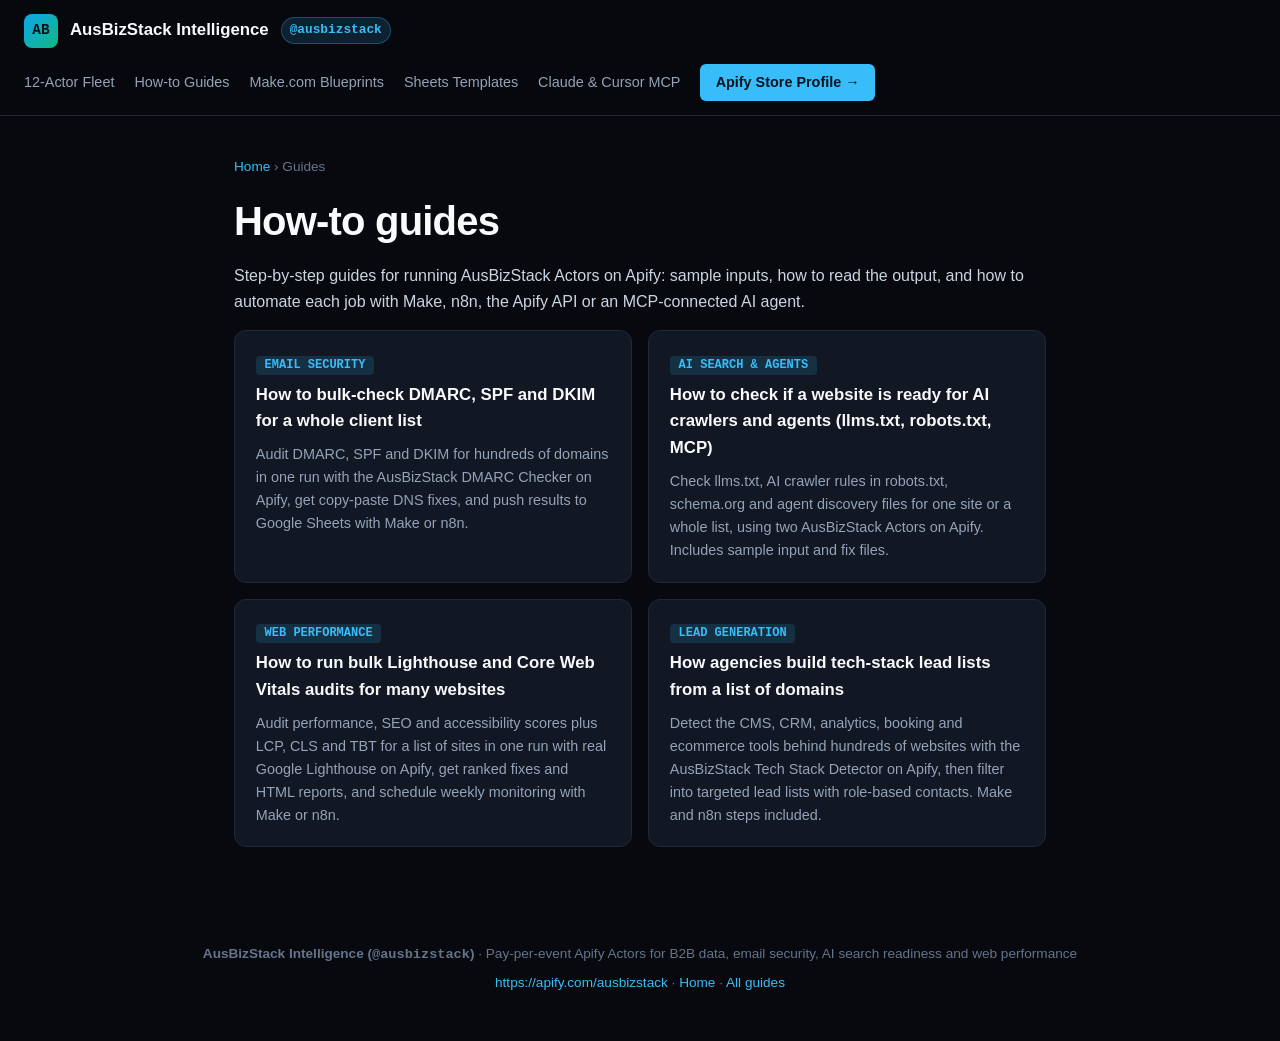
<file: guides/index.html>
<!DOCTYPE html>
<html lang="en">
<head>
  <meta charset="UTF-8" />
  <meta name="viewport" content="width=device-width, initial-scale=1.0" />
  <title>How-to guides for bulk website, email security and AI-readiness audits | AusBizStack</title>
  <meta name="description" content="Practical guides for bulk DMARC/SPF/DKIM checks, AI crawler and llms.txt readiness, Lighthouse and Core Web Vitals audits, and tech-stack lead lists with AusBizStack Actors on Apify." />
  <link rel="canonical" href="https://ausbizstack.github.io/guides/" />
  <meta property="og:type" content="article" />
  <meta property="og:title" content="How-to guides for bulk website, email security and AI-readiness audits" />
  <meta property="og:description" content="Practical guides for bulk DMARC/SPF/DKIM checks, AI crawler and llms.txt readiness, Lighthouse and Core Web Vitals audits, and tech-stack lead lists with AusBizStack Actors on Apify." />
  <meta property="og:url" content="https://ausbizstack.github.io/guides/" />
  <link rel="stylesheet" href="guides.css" />
</head>
<body>
  <header class="topbar">
    <div class="topbar-inner">
      <a href="../" class="brand">
        <span class="brand-mark">AB</span>
        <span>AusBizStack Intelligence</span>
        <span class="brand-handle">@ausbizstack</span>
      </a>
      <nav class="nav-links">
        <a href="../#fleet">12-Actor Fleet</a>
        <a href="../guides/">How-to Guides</a>
        <a href="../#make-blueprints">Make.com Blueprints</a>
        <a href="../#templates">Sheets Templates</a>
        <a href="../#mcp-config">Claude &amp; Cursor MCP</a>
        <a href="https://apify.com/ausbizstack" target="_blank" rel="noopener noreferrer" class="nav-cta">Apify Store Profile →</a>
      </nav>
    </div>
  </header>
  <main class="guide-wrap">
<div class="breadcrumb"><a href="../">Home</a> › Guides</div>
<h1>How-to guides</h1>
<p>Step-by-step guides for running AusBizStack Actors on Apify: sample inputs, how to read the output, and how to automate each job with Make, n8n, the Apify API or an MCP-connected AI agent.</p>
    <div class="guide-list">
      <a class="guide-card" href="bulk-dmarc-spf-dkim-audit.html"><span class="actor-num">EMAIL SECURITY</span><h3>How to bulk-check DMARC, SPF and DKIM for a whole client list</h3><p>Audit DMARC, SPF and DKIM for hundreds of domains in one run with the AusBizStack DMARC Checker on Apify, get copy-paste DNS fixes, and push results to Google Sheets with Make or n8n.</p></a>
      <a class="guide-card" href="ai-crawler-readiness-check.html"><span class="actor-num">AI SEARCH & AGENTS</span><h3>How to check if a website is ready for AI crawlers and agents (llms.txt, robots.txt, MCP)</h3><p>Check llms.txt, AI crawler rules in robots.txt, schema.org and agent discovery files for one site or a whole list, using two AusBizStack Actors on Apify. Includes sample input and fix files.</p></a>
      <a class="guide-card" href="bulk-core-web-vitals-audit.html"><span class="actor-num">WEB PERFORMANCE</span><h3>How to run bulk Lighthouse and Core Web Vitals audits for many websites</h3><p>Audit performance, SEO and accessibility scores plus LCP, CLS and TBT for a list of sites in one run with real Google Lighthouse on Apify, get ranked fixes and HTML reports, and schedule weekly monitoring with Make or n8n.</p></a>
      <a class="guide-card" href="tech-stack-lead-lists.html"><span class="actor-num">LEAD GENERATION</span><h3>How agencies build tech-stack lead lists from a list of domains</h3><p>Detect the CMS, CRM, analytics, booking and ecommerce tools behind hundreds of websites with the AusBizStack Tech Stack Detector on Apify, then filter into targeted lead lists with role-based contacts. Make and n8n steps included.</p></a>
    </div>
  </main>
  <footer>
    <div class="container">
      <p><strong>AusBizStack Intelligence (<code>@ausbizstack</code>)</strong> · Pay-per-event Apify Actors for B2B data, email security, AI search readiness and web performance</p>
      <p style="margin-top:0.4rem;"><a href="https://apify.com/ausbizstack" target="_blank" rel="noopener noreferrer">https://apify.com/ausbizstack</a> · <a href="../">Home</a> · <a href="./">All guides</a></p>
    </div>
  </footer>
</body>
</html>
</file>
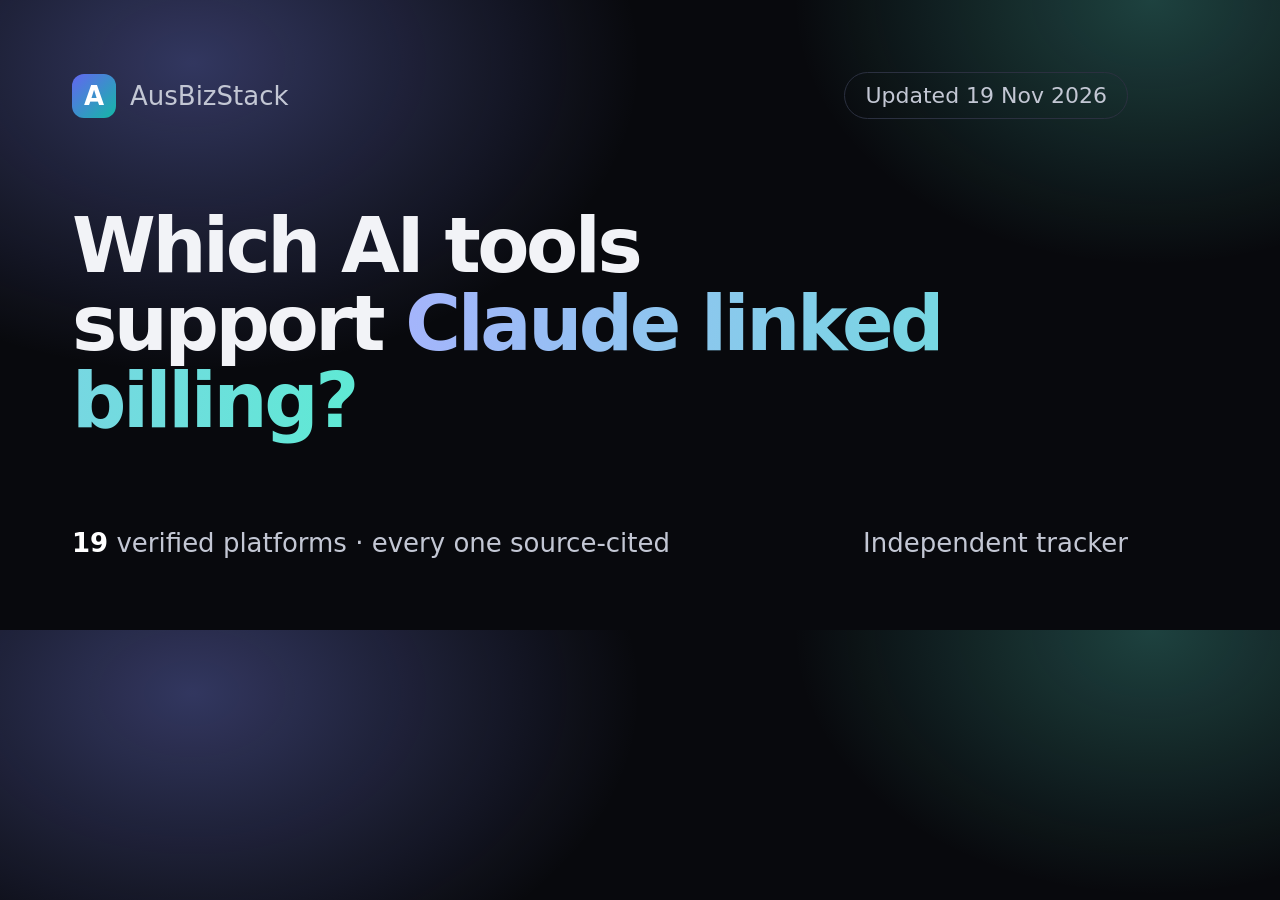
<file: claude-linked-billing/og.html>
<!doctype html><html><head><meta charset="utf-8"><style>body{margin:0;width:1200px;height:630px;font-family:Inter,system-ui,Arial,sans-serif;background:#08090d;color:#f2f3f7;display:flex;flex-direction:column;justify-content:space-between;padding:72px;box-sizing:border-box;background-image:radial-gradient(50% 70% at 15% 10%,rgba(129,140,248,.35),transparent 70%),radial-gradient(40% 60% at 90% 0%,rgba(94,234,212,.25),transparent 70%)}h1{font-size:76px;line-height:1.02;letter-spacing:-.045em;margin:0;max-width:900px}span.g{background:linear-gradient(100deg,#a5b4fc,#5eead4);-webkit-background-clip:text;color:transparent}.top,.bot{display:flex;justify-content:space-between;align-items:center;font-size:26px;color:#c3c7d4}.m{display:inline-grid;place-items:center;width:44px;height:44px;border-radius:12px;background:linear-gradient(135deg,#6366f1,#14b8a6);color:#fff;font-weight:800;margin-right:14px}.pill{border:1px solid #2b3040;border-radius:999px;padding:10px 20px;font-size:22px}</style></head><body><div class="top"><div style="display:flex;align-items:center"><span class="m">A</span>AusBizStack</div><span class="pill">Updated 19 Nov 2026</span></div><h1>Which AI tools support <span class="g">Claude linked billing?</span></h1><div class="bot"><span><b style="color:#fff">19</b> verified platforms · every one source-cited</span><span>Independent tracker</span></div></body></html>
</file>
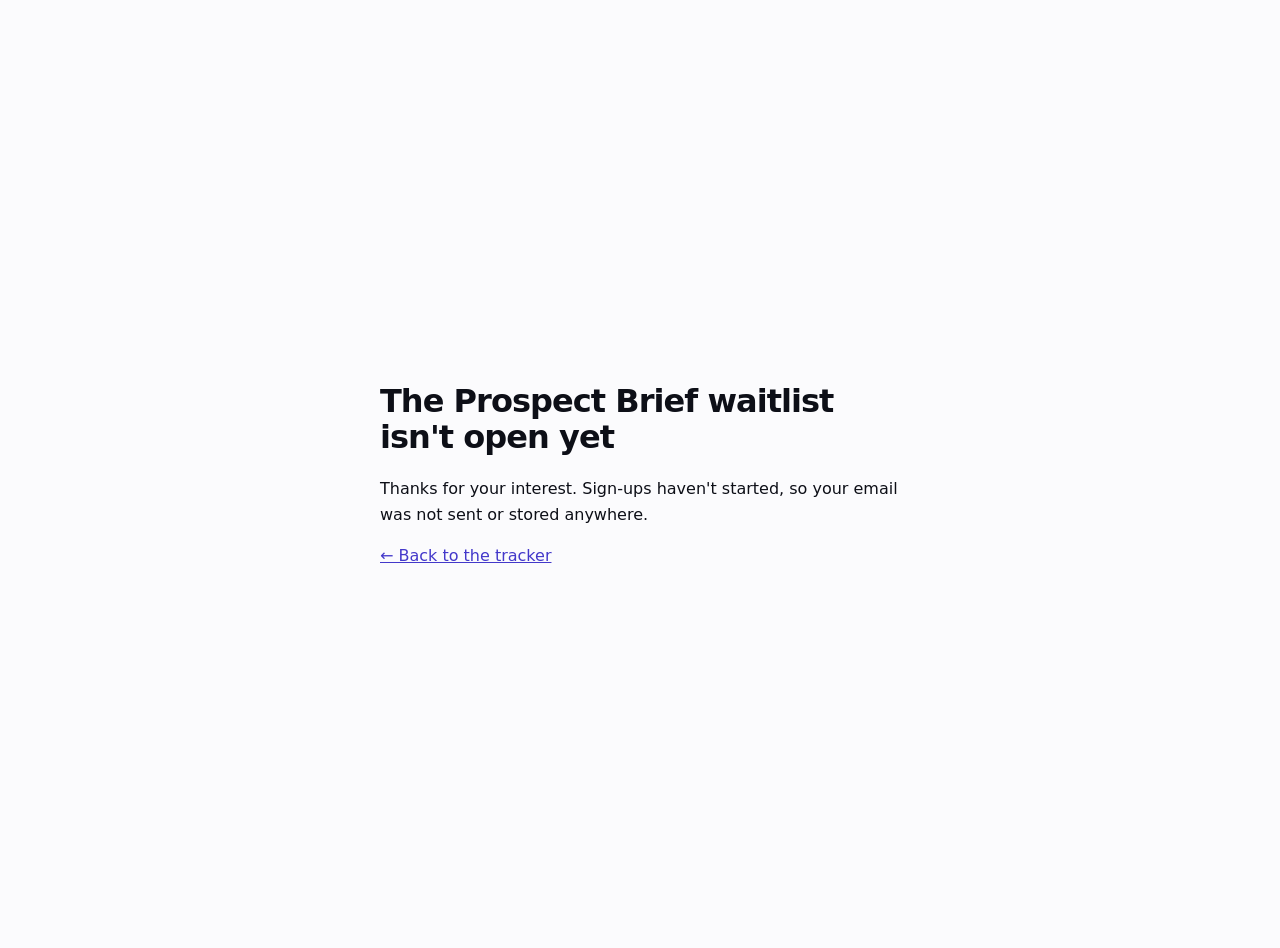
<file: claude-linked-billing/waitlist-preview.html>
<!doctype html><html lang="en-AU"><head><meta charset="utf-8"><meta name="viewport" content="width=device-width,initial-scale=1"><meta name="robots" content="noindex"><title>Waitlist not open yet · AusBizStack</title><link rel="icon" href="./favicon.svg" type="image/svg+xml"><style>body{margin:0;min-height:100vh;display:grid;place-items:center;font:16px/1.6 system-ui,-apple-system,"Segoe UI",Roboto,sans-serif;background:#fbfbfd;color:#0d0f17;padding:24px}@media (prefers-color-scheme:dark){body{background:#08090d;color:#f2f3f7}a{color:#a5b4fc}}main{max-width:520px}h1{letter-spacing:-.03em;line-height:1.1}a{color:#4338ca}</style></head><body><main><h1>The Prospect Brief waitlist isn't open yet</h1><p>Thanks for your interest. Sign-ups haven't started, so your email was not sent or stored anywhere.</p><p><a href="./#prospect-brief">← Back to the tracker</a></p></main></body></html>
</file>
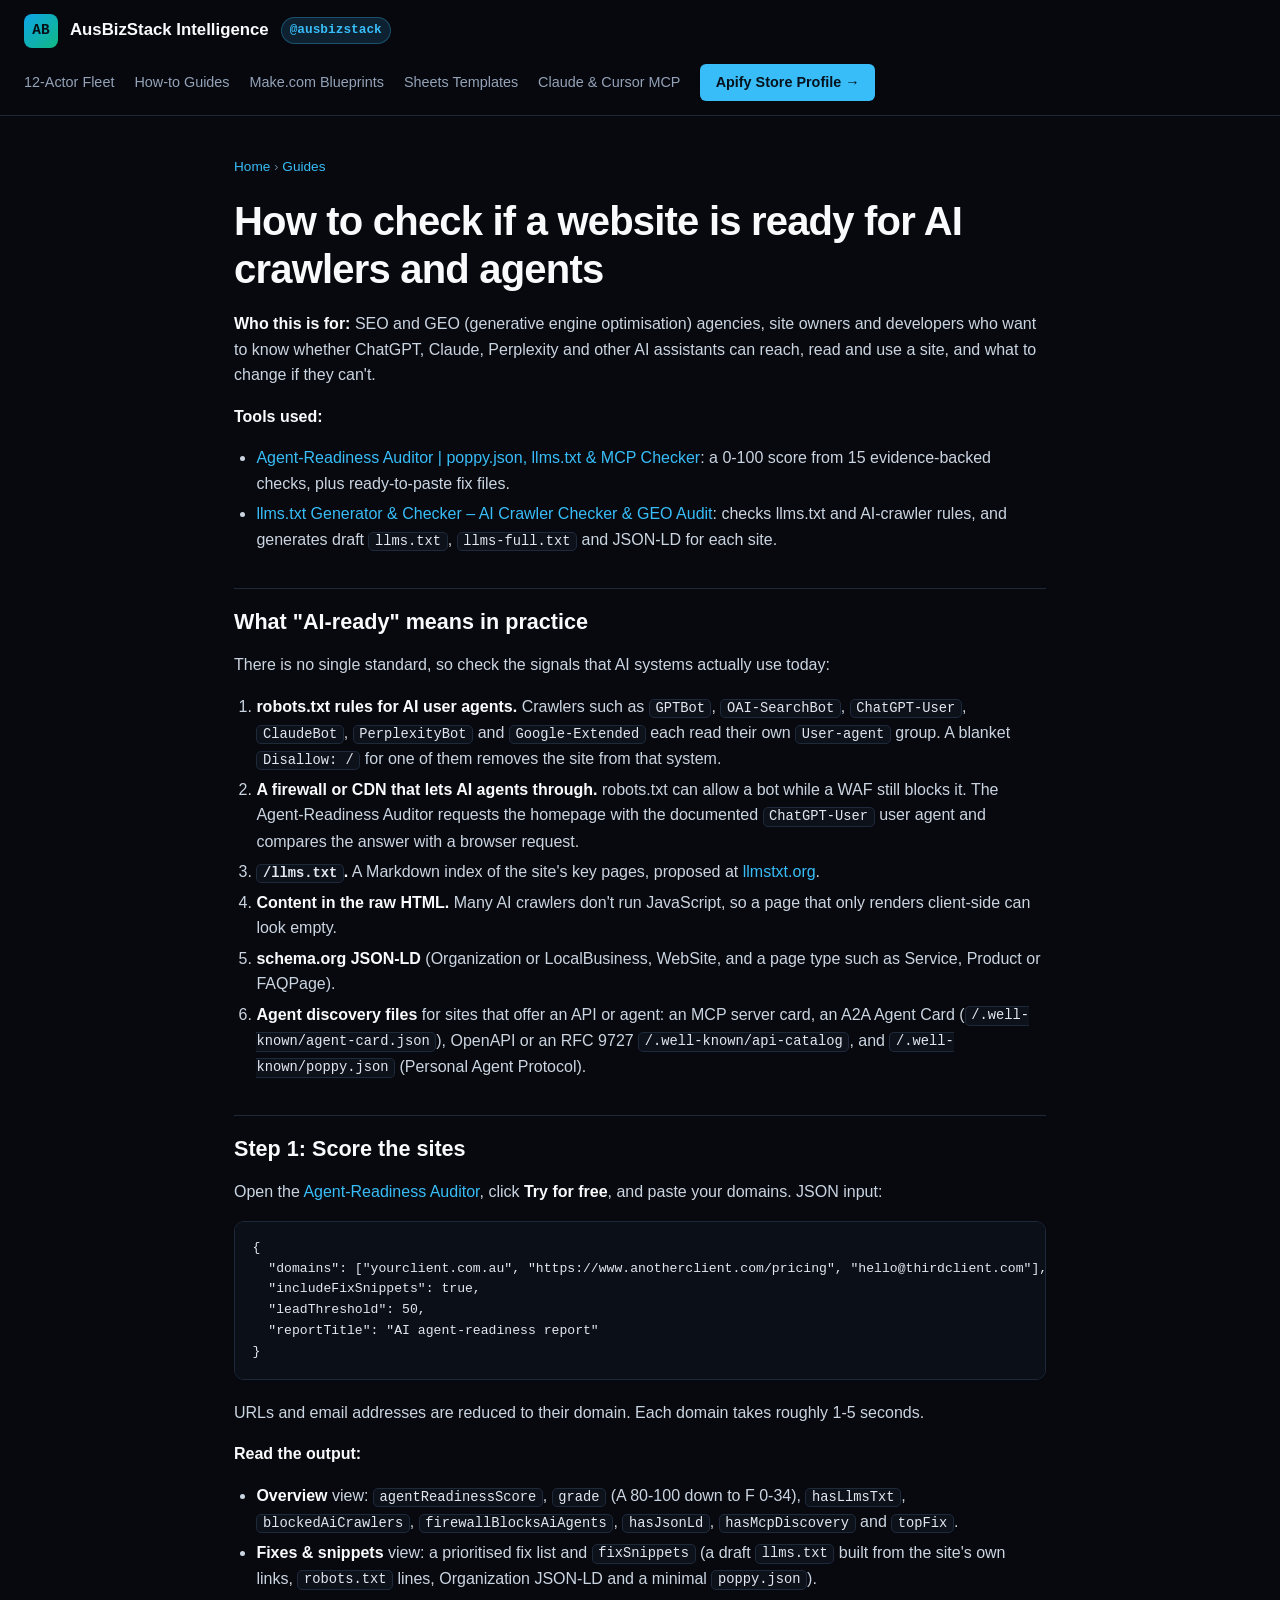
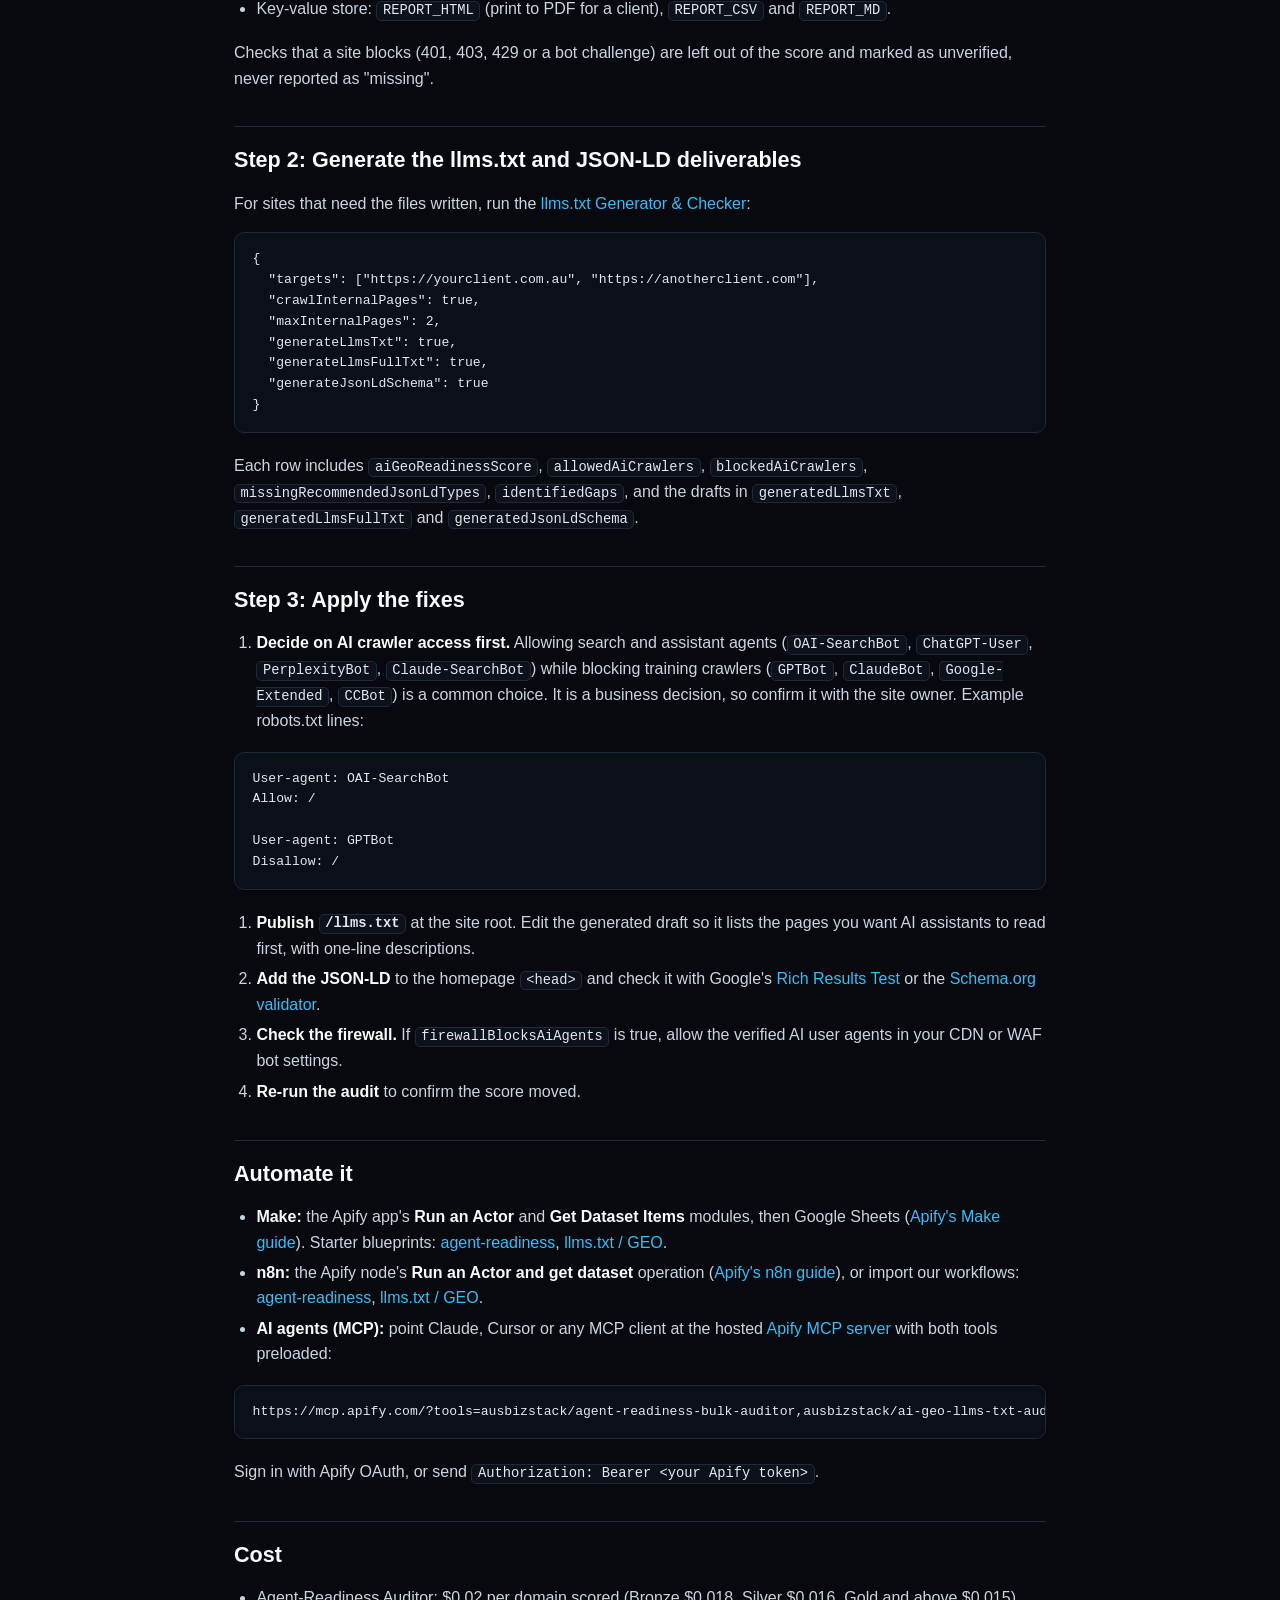
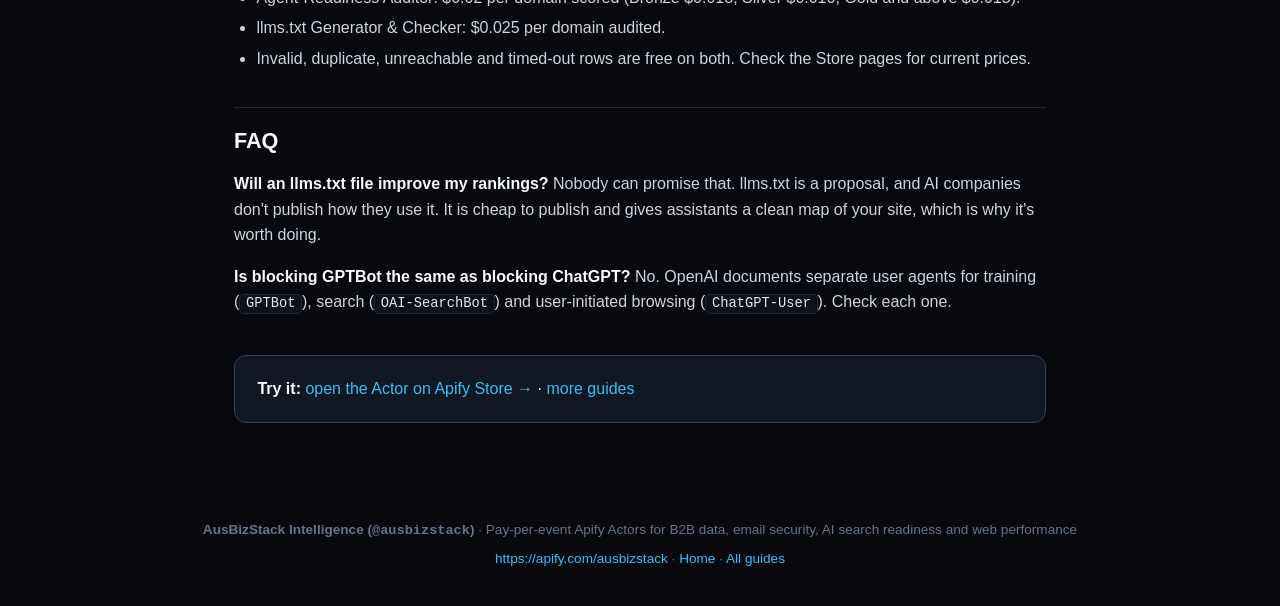
<file: guides/ai-crawler-readiness-check.html>
<!DOCTYPE html>
<html lang="en">
<head>
  <meta charset="UTF-8" />
  <meta name="viewport" content="width=device-width, initial-scale=1.0" />
  <title>How to check if a website is ready for AI crawlers and agents (llms.txt, robots.txt, MCP) | AusBizStack</title>
  <meta name="description" content="Check llms.txt, AI crawler rules in robots.txt, schema.org and agent discovery files for one site or a whole list, using two AusBizStack Actors on Apify. Includes sample input and fix files." />
  <link rel="canonical" href="https://ausbizstack.github.io/guides/ai-crawler-readiness-check.html" />
  <meta property="og:type" content="article" />
  <meta property="og:title" content="How to check if a website is ready for AI crawlers and agents (llms.txt, robots.txt, MCP)" />
  <meta property="og:description" content="Check llms.txt, AI crawler rules in robots.txt, schema.org and agent discovery files for one site or a whole list, using two AusBizStack Actors on Apify. Includes sample input and fix files." />
  <meta property="og:url" content="https://ausbizstack.github.io/guides/ai-crawler-readiness-check.html" />
  <link rel="stylesheet" href="guides.css" />
  <script type="application/ld+json">{"@context": "https://schema.org", "@type": "HowTo", "name": "How to check if a website is ready for AI crawlers and agents (llms.txt, robots.txt, MCP)", "description": "Check llms.txt, AI crawler rules in robots.txt, schema.org and agent discovery files for one site or a whole list, using two AusBizStack Actors on Apify. Includes sample input and fix files.", "tool": [{"@type": "HowToTool", "name": "Apify"}], "url": "https://ausbizstack.github.io/guides/ai-crawler-readiness-check.html", "publisher": {"@type": "Organization", "name": "AusBizStack", "url": "https://ausbizstack.github.io/"}}</script>
</head>
<body>
  <header class="topbar">
    <div class="topbar-inner">
      <a href="../" class="brand">
        <span class="brand-mark">AB</span>
        <span>AusBizStack Intelligence</span>
        <span class="brand-handle">@ausbizstack</span>
      </a>
      <nav class="nav-links">
        <a href="../#fleet">12-Actor Fleet</a>
        <a href="../guides/">How-to Guides</a>
        <a href="../#make-blueprints">Make.com Blueprints</a>
        <a href="../#templates">Sheets Templates</a>
        <a href="../#mcp-config">Claude &amp; Cursor MCP</a>
        <a href="https://apify.com/ausbizstack" target="_blank" rel="noopener noreferrer" class="nav-cta">Apify Store Profile →</a>
      </nav>
    </div>
  </header>
  <main class="guide-wrap">
<div class="breadcrumb"><a href="../">Home</a> › <a href="./">Guides</a></div>
<h1>How to check if a website is ready for AI crawlers and agents</h1>
<p><strong>Who this is for:</strong> SEO and GEO (generative engine optimisation) agencies, site owners and developers who want to know whether ChatGPT, Claude, Perplexity and other AI assistants can reach, read and use a site, and what to change if they can't.</p>
<p><strong>Tools used:</strong></p>
<ul>
<li><a href="https://apify.com/ausbizstack/agent-readiness-bulk-auditor" target="_blank" rel="noopener noreferrer">Agent-Readiness Auditor | poppy.json, llms.txt &amp; MCP Checker</a>: a 0-100 score from 15 evidence-backed checks, plus ready-to-paste fix files.</li>
<li><a href="https://apify.com/ausbizstack/ai-geo-llms-txt-auditor" target="_blank" rel="noopener noreferrer">llms.txt Generator &amp; Checker – AI Crawler Checker &amp; GEO Audit</a>: checks llms.txt and AI-crawler rules, and generates draft <code>llms.txt</code>, <code>llms-full.txt</code> and JSON-LD for each site.</li>
</ul>
<h2>What "AI-ready" means in practice</h2>
<p>There is no single standard, so check the signals that AI systems actually use today:</p>
<ol>
<li><strong>robots.txt rules for AI user agents.</strong> Crawlers such as <code>GPTBot</code>, <code>OAI-SearchBot</code>, <code>ChatGPT-User</code>, <code>ClaudeBot</code>, <code>PerplexityBot</code> and <code>Google-Extended</code> each read their own <code>User-agent</code> group. A blanket <code>Disallow: /</code> for one of them removes the site from that system.</li>
<li><strong>A firewall or CDN that lets AI agents through.</strong> robots.txt can allow a bot while a WAF still blocks it. The Agent-Readiness Auditor requests the homepage with the documented <code>ChatGPT-User</code> user agent and compares the answer with a browser request.</li>
<li><strong><code>/llms.txt</code>.</strong> A Markdown index of the site's key pages, proposed at <a href="https://llmstxt.org/" target="_blank" rel="noopener noreferrer">llmstxt.org</a>.</li>
<li><strong>Content in the raw HTML.</strong> Many AI crawlers don't run JavaScript, so a page that only renders client-side can look empty.</li>
<li><strong>schema.org JSON-LD</strong> (Organization or LocalBusiness, WebSite, and a page type such as Service, Product or FAQPage).</li>
<li><strong>Agent discovery files</strong> for sites that offer an API or agent: an MCP server card, an A2A Agent Card (<code>/.well-known/agent-card.json</code>), OpenAPI or an RFC 9727 <code>/.well-known/api-catalog</code>, and <code>/.well-known/poppy.json</code> (Personal Agent Protocol).</li>
</ol>
<h2>Step 1: Score the sites</h2>
<p>Open the <a href="https://apify.com/ausbizstack/agent-readiness-bulk-auditor" target="_blank" rel="noopener noreferrer">Agent-Readiness Auditor</a>, click <strong>Try for free</strong>, and paste your domains. JSON input:</p>
<pre><code class="language-json">{
  &quot;domains&quot;: [&quot;yourclient.com.au&quot;, &quot;https://www.anotherclient.com/pricing&quot;, &quot;hello@thirdclient.com&quot;],
  &quot;includeFixSnippets&quot;: true,
  &quot;leadThreshold&quot;: 50,
  &quot;reportTitle&quot;: &quot;AI agent-readiness report&quot;
}
</code></pre>
<p>URLs and email addresses are reduced to their domain. Each domain takes roughly 1-5 seconds.</p>
<p><strong>Read the output:</strong></p>
<ul>
<li><strong>Overview</strong> view: <code>agentReadinessScore</code>, <code>grade</code> (A 80-100 down to F 0-34), <code>hasLlmsTxt</code>, <code>blockedAiCrawlers</code>, <code>firewallBlocksAiAgents</code>, <code>hasJsonLd</code>, <code>hasMcpDiscovery</code> and <code>topFix</code>.</li>
<li><strong>Fixes &amp; snippets</strong> view: a prioritised fix list and <code>fixSnippets</code> (a draft <code>llms.txt</code> built from the site's own links, <code>robots.txt</code> lines, Organization JSON-LD and a minimal <code>poppy.json</code>).</li>
<li>Key-value store: <code>REPORT_HTML</code> (print to PDF for a client), <code>REPORT_CSV</code> and <code>REPORT_MD</code>.</li>
</ul>
<p>Checks that a site blocks (401, 403, 429 or a bot challenge) are left out of the score and marked as unverified, never reported as "missing".</p>
<h2>Step 2: Generate the llms.txt and JSON-LD deliverables</h2>
<p>For sites that need the files written, run the <a href="https://apify.com/ausbizstack/ai-geo-llms-txt-auditor" target="_blank" rel="noopener noreferrer">llms.txt Generator &amp; Checker</a>:</p>
<pre><code class="language-json">{
  &quot;targets&quot;: [&quot;https://yourclient.com.au&quot;, &quot;https://anotherclient.com&quot;],
  &quot;crawlInternalPages&quot;: true,
  &quot;maxInternalPages&quot;: 2,
  &quot;generateLlmsTxt&quot;: true,
  &quot;generateLlmsFullTxt&quot;: true,
  &quot;generateJsonLdSchema&quot;: true
}
</code></pre>
<p>Each row includes <code>aiGeoReadinessScore</code>, <code>allowedAiCrawlers</code>, <code>blockedAiCrawlers</code>, <code>missingRecommendedJsonLdTypes</code>, <code>identifiedGaps</code>, and the drafts in <code>generatedLlmsTxt</code>, <code>generatedLlmsFullTxt</code> and <code>generatedJsonLdSchema</code>.</p>
<h2>Step 3: Apply the fixes</h2>
<ol>
<li><strong>Decide on AI crawler access first.</strong> Allowing search and assistant agents (<code>OAI-SearchBot</code>, <code>ChatGPT-User</code>, <code>PerplexityBot</code>, <code>Claude-SearchBot</code>) while blocking training crawlers (<code>GPTBot</code>, <code>ClaudeBot</code>, <code>Google-Extended</code>, <code>CCBot</code>) is a common choice. It is a business decision, so confirm it with the site owner. Example robots.txt lines:</li>
</ol>
<pre><code class="language-text">User-agent: OAI-SearchBot
Allow: /

User-agent: GPTBot
Disallow: /
</code></pre>
<ol>
<li><strong>Publish <code>/llms.txt</code></strong> at the site root. Edit the generated draft so it lists the pages you want AI assistants to read first, with one-line descriptions.</li>
<li><strong>Add the JSON-LD</strong> to the homepage <code>&lt;head&gt;</code> and check it with Google's <a href="https://search.google.com/test/rich-results" target="_blank" rel="noopener noreferrer">Rich Results Test</a> or the <a href="https://validator.schema.org/" target="_blank" rel="noopener noreferrer">Schema.org validator</a>.</li>
<li><strong>Check the firewall.</strong> If <code>firewallBlocksAiAgents</code> is true, allow the verified AI user agents in your CDN or WAF bot settings.</li>
<li><strong>Re-run the audit</strong> to confirm the score moved.</li>
</ol>
<h2>Automate it</h2>
<ul>
<li><strong>Make:</strong> the Apify app's <strong>Run an Actor</strong> and <strong>Get Dataset Items</strong> modules, then Google Sheets (<a href="https://docs.apify.com/platform/integrations/make" target="_blank" rel="noopener noreferrer">Apify's Make guide</a>). Starter blueprints: <a href="../templates/make/agent-readiness-bulk-auditor.blueprint.json">agent-readiness</a>, <a href="../templates/make/ai-geo-llms-txt-auditor.blueprint.json">llms.txt / GEO</a>.</li>
<li><strong>n8n:</strong> the Apify node's <strong>Run an Actor and get dataset</strong> operation (<a href="https://docs.apify.com/platform/integrations/n8n" target="_blank" rel="noopener noreferrer">Apify's n8n guide</a>), or import our workflows: <a href="../templates/n8n/agent-readiness-bulk-auditor.workflow.json">agent-readiness</a>, <a href="../templates/n8n/ai-geo-llms-txt-auditor.workflow.json">llms.txt / GEO</a>.</li>
<li><strong>AI agents (MCP):</strong> point Claude, Cursor or any MCP client at the hosted <a href="https://docs.apify.com/platform/integrations/mcp" target="_blank" rel="noopener noreferrer">Apify MCP server</a> with both tools preloaded:</li>
</ul>
<pre><code class="language-text">https://mcp.apify.com/?tools=ausbizstack/agent-readiness-bulk-auditor,ausbizstack/ai-geo-llms-txt-auditor
</code></pre>
<p>Sign in with Apify OAuth, or send <code>Authorization: Bearer &lt;your Apify token&gt;</code>.</p>
<h2>Cost</h2>
<ul>
<li>Agent-Readiness Auditor: $0.02 per domain scored (Bronze $0.018, Silver $0.016, Gold and above $0.015).</li>
<li>llms.txt Generator &amp; Checker: $0.025 per domain audited.</li>
<li>Invalid, duplicate, unreachable and timed-out rows are free on both. Check the Store pages for current prices.</li>
</ul>
<h2>FAQ</h2>
<p><strong>Will an llms.txt file improve my rankings?</strong> Nobody can promise that. llms.txt is a proposal, and AI companies don't publish how they use it. It is cheap to publish and gives assistants a clean map of your site, which is why it's worth doing.</p>
<p><strong>Is blocking GPTBot the same as blocking ChatGPT?</strong> No. OpenAI documents separate user agents for training (<code>GPTBot</code>), search (<code>OAI-SearchBot</code>) and user-initiated browsing (<code>ChatGPT-User</code>). Check each one.</p>
<div class="guide-cta"><strong>Try it:</strong> <a href="https://apify.com/ausbizstack/agent-readiness-bulk-auditor" target="_blank" rel="noopener noreferrer">open the Actor on Apify Store →</a> · <a href="./">more guides</a></div>
  </main>
  <footer>
    <div class="container">
      <p><strong>AusBizStack Intelligence (<code>@ausbizstack</code>)</strong> · Pay-per-event Apify Actors for B2B data, email security, AI search readiness and web performance</p>
      <p style="margin-top:0.4rem;"><a href="https://apify.com/ausbizstack" target="_blank" rel="noopener noreferrer">https://apify.com/ausbizstack</a> · <a href="../">Home</a> · <a href="./">All guides</a></p>
    </div>
  </footer>
</body>
</html>
</file>
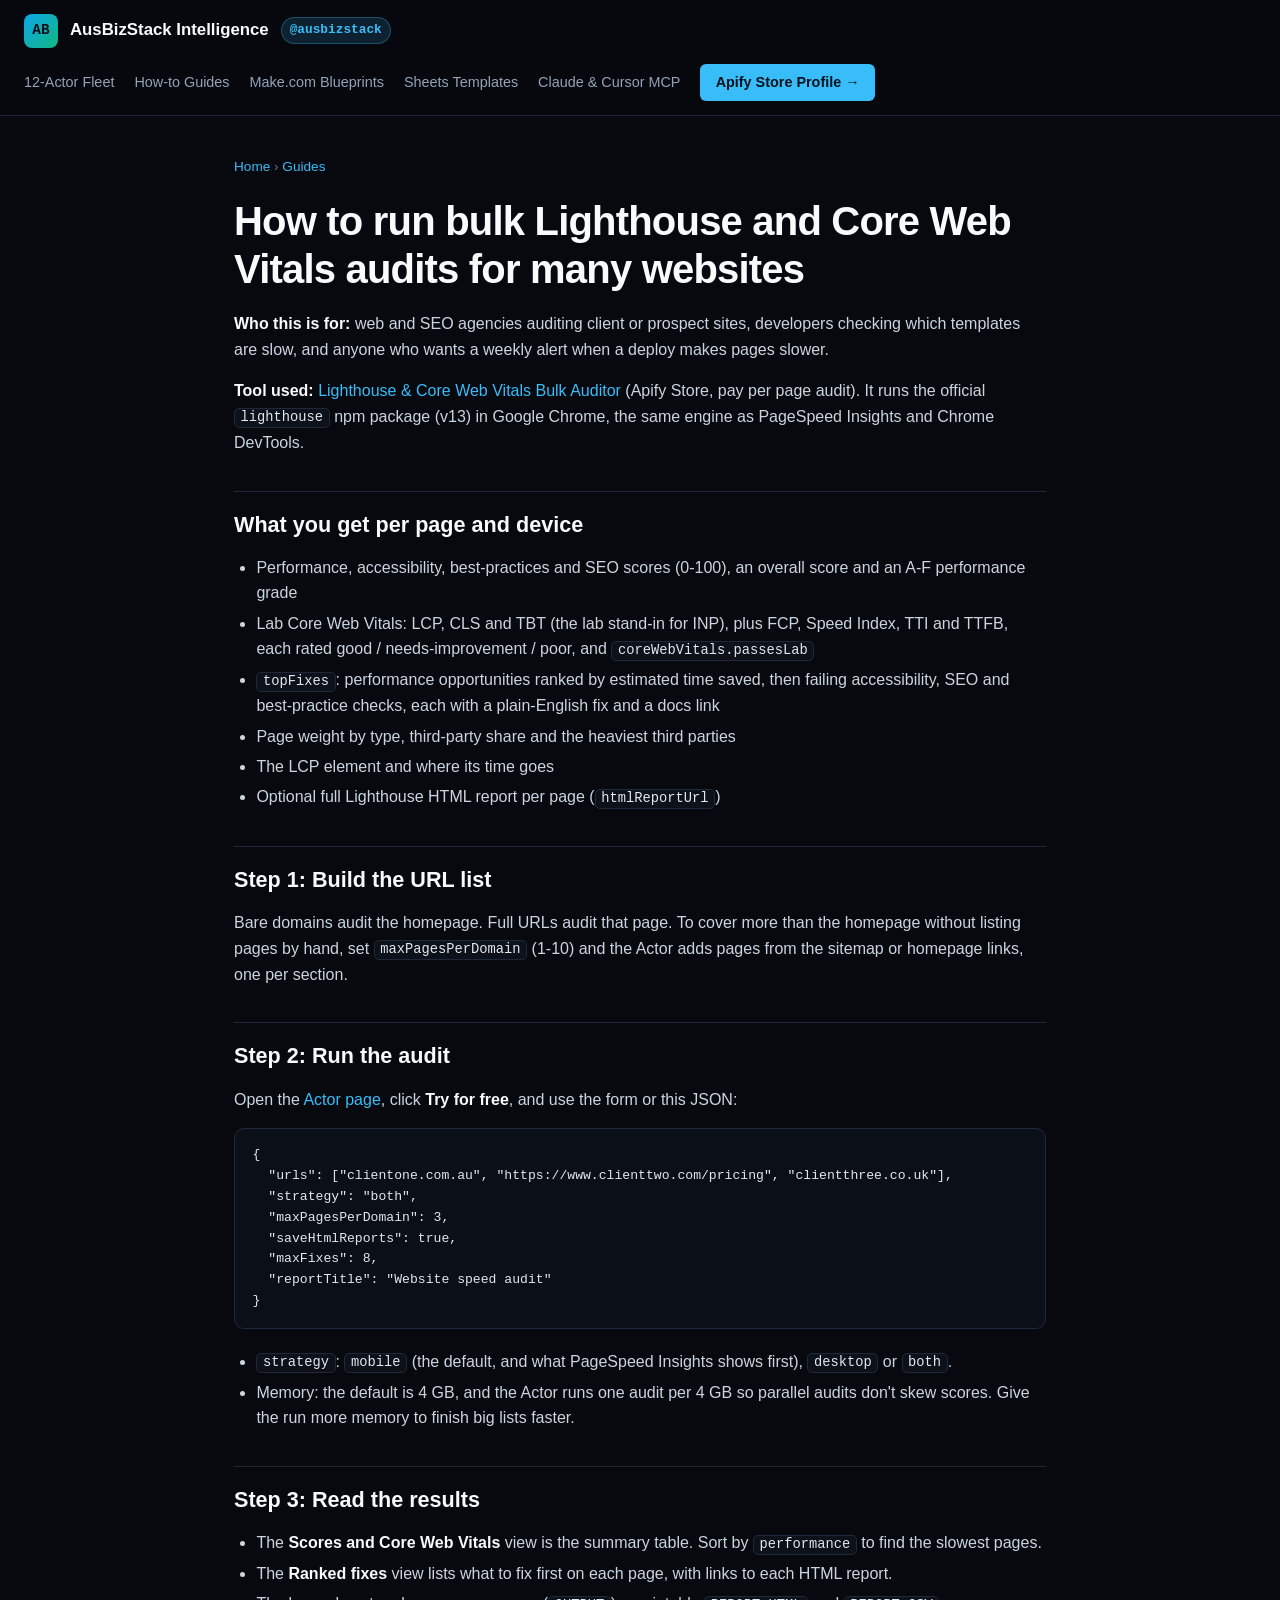
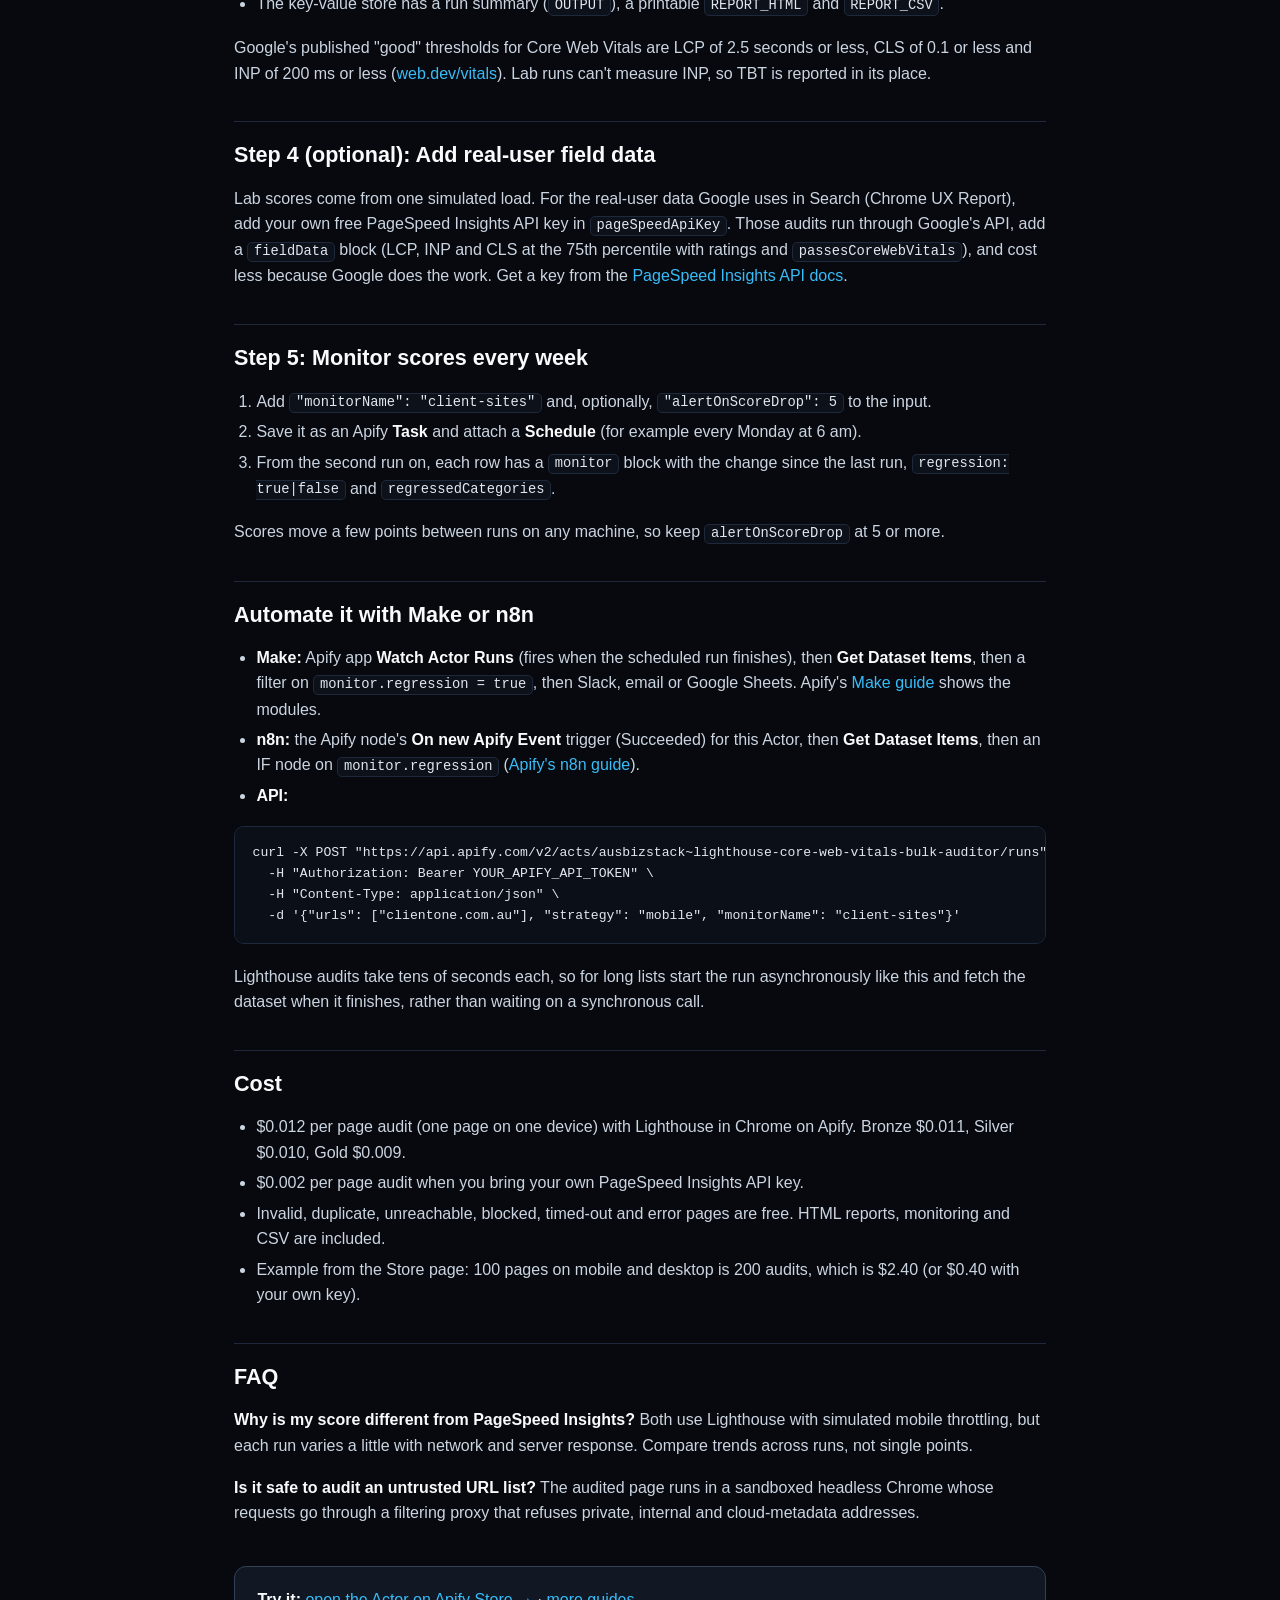
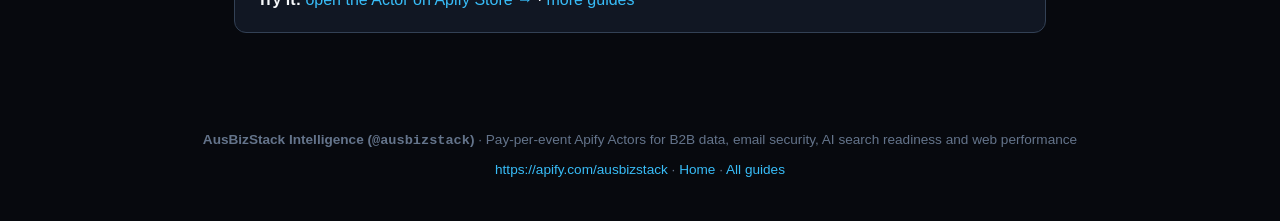
<file: guides/bulk-core-web-vitals-audit.html>
<!DOCTYPE html>
<html lang="en">
<head>
  <meta charset="UTF-8" />
  <meta name="viewport" content="width=device-width, initial-scale=1.0" />
  <title>How to run bulk Lighthouse and Core Web Vitals audits for many websites | AusBizStack</title>
  <meta name="description" content="Audit performance, SEO and accessibility scores plus LCP, CLS and TBT for a list of sites in one run with real Google Lighthouse on Apify, get ranked fixes and HTML reports, and schedule weekly monitoring with Make or n8n." />
  <link rel="canonical" href="https://ausbizstack.github.io/guides/bulk-core-web-vitals-audit.html" />
  <meta property="og:type" content="article" />
  <meta property="og:title" content="How to run bulk Lighthouse and Core Web Vitals audits for many websites" />
  <meta property="og:description" content="Audit performance, SEO and accessibility scores plus LCP, CLS and TBT for a list of sites in one run with real Google Lighthouse on Apify, get ranked fixes and HTML reports, and schedule weekly monitoring with Make or n8n." />
  <meta property="og:url" content="https://ausbizstack.github.io/guides/bulk-core-web-vitals-audit.html" />
  <link rel="stylesheet" href="guides.css" />
  <script type="application/ld+json">{"@context": "https://schema.org", "@type": "HowTo", "name": "How to run bulk Lighthouse and Core Web Vitals audits for many websites", "description": "Audit performance, SEO and accessibility scores plus LCP, CLS and TBT for a list of sites in one run with real Google Lighthouse on Apify, get ranked fixes and HTML reports, and schedule weekly monitoring with Make or n8n.", "tool": [{"@type": "HowToTool", "name": "Apify"}], "url": "https://ausbizstack.github.io/guides/bulk-core-web-vitals-audit.html", "publisher": {"@type": "Organization", "name": "AusBizStack", "url": "https://ausbizstack.github.io/"}}</script>
</head>
<body>
  <header class="topbar">
    <div class="topbar-inner">
      <a href="../" class="brand">
        <span class="brand-mark">AB</span>
        <span>AusBizStack Intelligence</span>
        <span class="brand-handle">@ausbizstack</span>
      </a>
      <nav class="nav-links">
        <a href="../#fleet">12-Actor Fleet</a>
        <a href="../guides/">How-to Guides</a>
        <a href="../#make-blueprints">Make.com Blueprints</a>
        <a href="../#templates">Sheets Templates</a>
        <a href="../#mcp-config">Claude &amp; Cursor MCP</a>
        <a href="https://apify.com/ausbizstack" target="_blank" rel="noopener noreferrer" class="nav-cta">Apify Store Profile →</a>
      </nav>
    </div>
  </header>
  <main class="guide-wrap">
<div class="breadcrumb"><a href="../">Home</a> › <a href="./">Guides</a></div>
<h1>How to run bulk Lighthouse and Core Web Vitals audits for many websites</h1>
<p><strong>Who this is for:</strong> web and SEO agencies auditing client or prospect sites, developers checking which templates are slow, and anyone who wants a weekly alert when a deploy makes pages slower.</p>
<p><strong>Tool used:</strong> <a href="https://apify.com/ausbizstack/lighthouse-core-web-vitals-bulk-auditor" target="_blank" rel="noopener noreferrer">Lighthouse &amp; Core Web Vitals Bulk Auditor</a> (Apify Store, pay per page audit). It runs the official <code>lighthouse</code> npm package (v13) in Google Chrome, the same engine as PageSpeed Insights and Chrome DevTools.</p>
<h2>What you get per page and device</h2>
<ul>
<li>Performance, accessibility, best-practices and SEO scores (0-100), an overall score and an A-F performance grade</li>
<li>Lab Core Web Vitals: LCP, CLS and TBT (the lab stand-in for INP), plus FCP, Speed Index, TTI and TTFB, each rated good / needs-improvement / poor, and <code>coreWebVitals.passesLab</code></li>
<li><code>topFixes</code>: performance opportunities ranked by estimated time saved, then failing accessibility, SEO and best-practice checks, each with a plain-English fix and a docs link</li>
<li>Page weight by type, third-party share and the heaviest third parties</li>
<li>The LCP element and where its time goes</li>
<li>Optional full Lighthouse HTML report per page (<code>htmlReportUrl</code>)</li>
</ul>
<h2>Step 1: Build the URL list</h2>
<p>Bare domains audit the homepage. Full URLs audit that page. To cover more than the homepage without listing pages by hand, set <code>maxPagesPerDomain</code> (1-10) and the Actor adds pages from the sitemap or homepage links, one per section.</p>
<h2>Step 2: Run the audit</h2>
<p>Open the <a href="https://apify.com/ausbizstack/lighthouse-core-web-vitals-bulk-auditor" target="_blank" rel="noopener noreferrer">Actor page</a>, click <strong>Try for free</strong>, and use the form or this JSON:</p>
<pre><code class="language-json">{
  &quot;urls&quot;: [&quot;clientone.com.au&quot;, &quot;https://www.clienttwo.com/pricing&quot;, &quot;clientthree.co.uk&quot;],
  &quot;strategy&quot;: &quot;both&quot;,
  &quot;maxPagesPerDomain&quot;: 3,
  &quot;saveHtmlReports&quot;: true,
  &quot;maxFixes&quot;: 8,
  &quot;reportTitle&quot;: &quot;Website speed audit&quot;
}
</code></pre>
<ul>
<li><code>strategy</code>: <code>mobile</code> (the default, and what PageSpeed Insights shows first), <code>desktop</code> or <code>both</code>.</li>
<li>Memory: the default is 4 GB, and the Actor runs one audit per 4 GB so parallel audits don't skew scores. Give the run more memory to finish big lists faster.</li>
</ul>
<h2>Step 3: Read the results</h2>
<ul>
<li>The <strong>Scores and Core Web Vitals</strong> view is the summary table. Sort by <code>performance</code> to find the slowest pages.</li>
<li>The <strong>Ranked fixes</strong> view lists what to fix first on each page, with links to each HTML report.</li>
<li>The key-value store has a run summary (<code>OUTPUT</code>), a printable <code>REPORT_HTML</code> and <code>REPORT_CSV</code>.</li>
</ul>
<p>Google's published "good" thresholds for Core Web Vitals are LCP of 2.5 seconds or less, CLS of 0.1 or less and INP of 200 ms or less (<a href="https://web.dev/articles/vitals" target="_blank" rel="noopener noreferrer">web.dev/vitals</a>). Lab runs can't measure INP, so TBT is reported in its place.</p>
<h2>Step 4 (optional): Add real-user field data</h2>
<p>Lab scores come from one simulated load. For the real-user data Google uses in Search (Chrome UX Report), add your own free PageSpeed Insights API key in <code>pageSpeedApiKey</code>. Those audits run through Google's API, add a <code>fieldData</code> block (LCP, INP and CLS at the 75th percentile with ratings and <code>passesCoreWebVitals</code>), and cost less because Google does the work. Get a key from the <a href="https://developers.google.com/speed/docs/insights/v5/get-started" target="_blank" rel="noopener noreferrer">PageSpeed Insights API docs</a>.</p>
<h2>Step 5: Monitor scores every week</h2>
<ol>
<li>Add <code>"monitorName": "client-sites"</code> and, optionally, <code>"alertOnScoreDrop": 5</code> to the input.</li>
<li>Save it as an Apify <strong>Task</strong> and attach a <strong>Schedule</strong> (for example every Monday at 6 am).</li>
<li>From the second run on, each row has a <code>monitor</code> block with the change since the last run, <code>regression: true|false</code> and <code>regressedCategories</code>.</li>
</ol>
<p>Scores move a few points between runs on any machine, so keep <code>alertOnScoreDrop</code> at 5 or more.</p>
<h2>Automate it with Make or n8n</h2>
<ul>
<li><strong>Make:</strong> Apify app <strong>Watch Actor Runs</strong> (fires when the scheduled run finishes), then <strong>Get Dataset Items</strong>, then a filter on <code>monitor.regression = true</code>, then Slack, email or Google Sheets. Apify's <a href="https://docs.apify.com/platform/integrations/make" target="_blank" rel="noopener noreferrer">Make guide</a> shows the modules.</li>
<li><strong>n8n:</strong> the Apify node's <strong>On new Apify Event</strong> trigger (Succeeded) for this Actor, then <strong>Get Dataset Items</strong>, then an IF node on <code>monitor.regression</code> (<a href="https://docs.apify.com/platform/integrations/n8n" target="_blank" rel="noopener noreferrer">Apify's n8n guide</a>).</li>
<li><strong>API:</strong></li>
</ul>
<pre><code class="language-bash">curl -X POST &quot;https://api.apify.com/v2/acts/ausbizstack~lighthouse-core-web-vitals-bulk-auditor/runs&quot; \
  -H &quot;Authorization: Bearer YOUR_APIFY_API_TOKEN&quot; \
  -H &quot;Content-Type: application/json&quot; \
  -d '{&quot;urls&quot;: [&quot;clientone.com.au&quot;], &quot;strategy&quot;: &quot;mobile&quot;, &quot;monitorName&quot;: &quot;client-sites&quot;}'
</code></pre>
<p>Lighthouse audits take tens of seconds each, so for long lists start the run asynchronously like this and fetch the dataset when it finishes, rather than waiting on a synchronous call.</p>
<h2>Cost</h2>
<ul>
<li>$0.012 per page audit (one page on one device) with Lighthouse in Chrome on Apify. Bronze $0.011, Silver $0.010, Gold $0.009.</li>
<li>$0.002 per page audit when you bring your own PageSpeed Insights API key.</li>
<li>Invalid, duplicate, unreachable, blocked, timed-out and error pages are free. HTML reports, monitoring and CSV are included.</li>
<li>Example from the Store page: 100 pages on mobile and desktop is 200 audits, which is $2.40 (or $0.40 with your own key).</li>
</ul>
<h2>FAQ</h2>
<p><strong>Why is my score different from PageSpeed Insights?</strong> Both use Lighthouse with simulated mobile throttling, but each run varies a little with network and server response. Compare trends across runs, not single points.</p>
<p><strong>Is it safe to audit an untrusted URL list?</strong> The audited page runs in a sandboxed headless Chrome whose requests go through a filtering proxy that refuses private, internal and cloud-metadata addresses.</p>
<div class="guide-cta"><strong>Try it:</strong> <a href="https://apify.com/ausbizstack/lighthouse-core-web-vitals-bulk-auditor" target="_blank" rel="noopener noreferrer">open the Actor on Apify Store →</a> · <a href="./">more guides</a></div>
  </main>
  <footer>
    <div class="container">
      <p><strong>AusBizStack Intelligence (<code>@ausbizstack</code>)</strong> · Pay-per-event Apify Actors for B2B data, email security, AI search readiness and web performance</p>
      <p style="margin-top:0.4rem;"><a href="https://apify.com/ausbizstack" target="_blank" rel="noopener noreferrer">https://apify.com/ausbizstack</a> · <a href="../">Home</a> · <a href="./">All guides</a></p>
    </div>
  </footer>
</body>
</html>
</file>
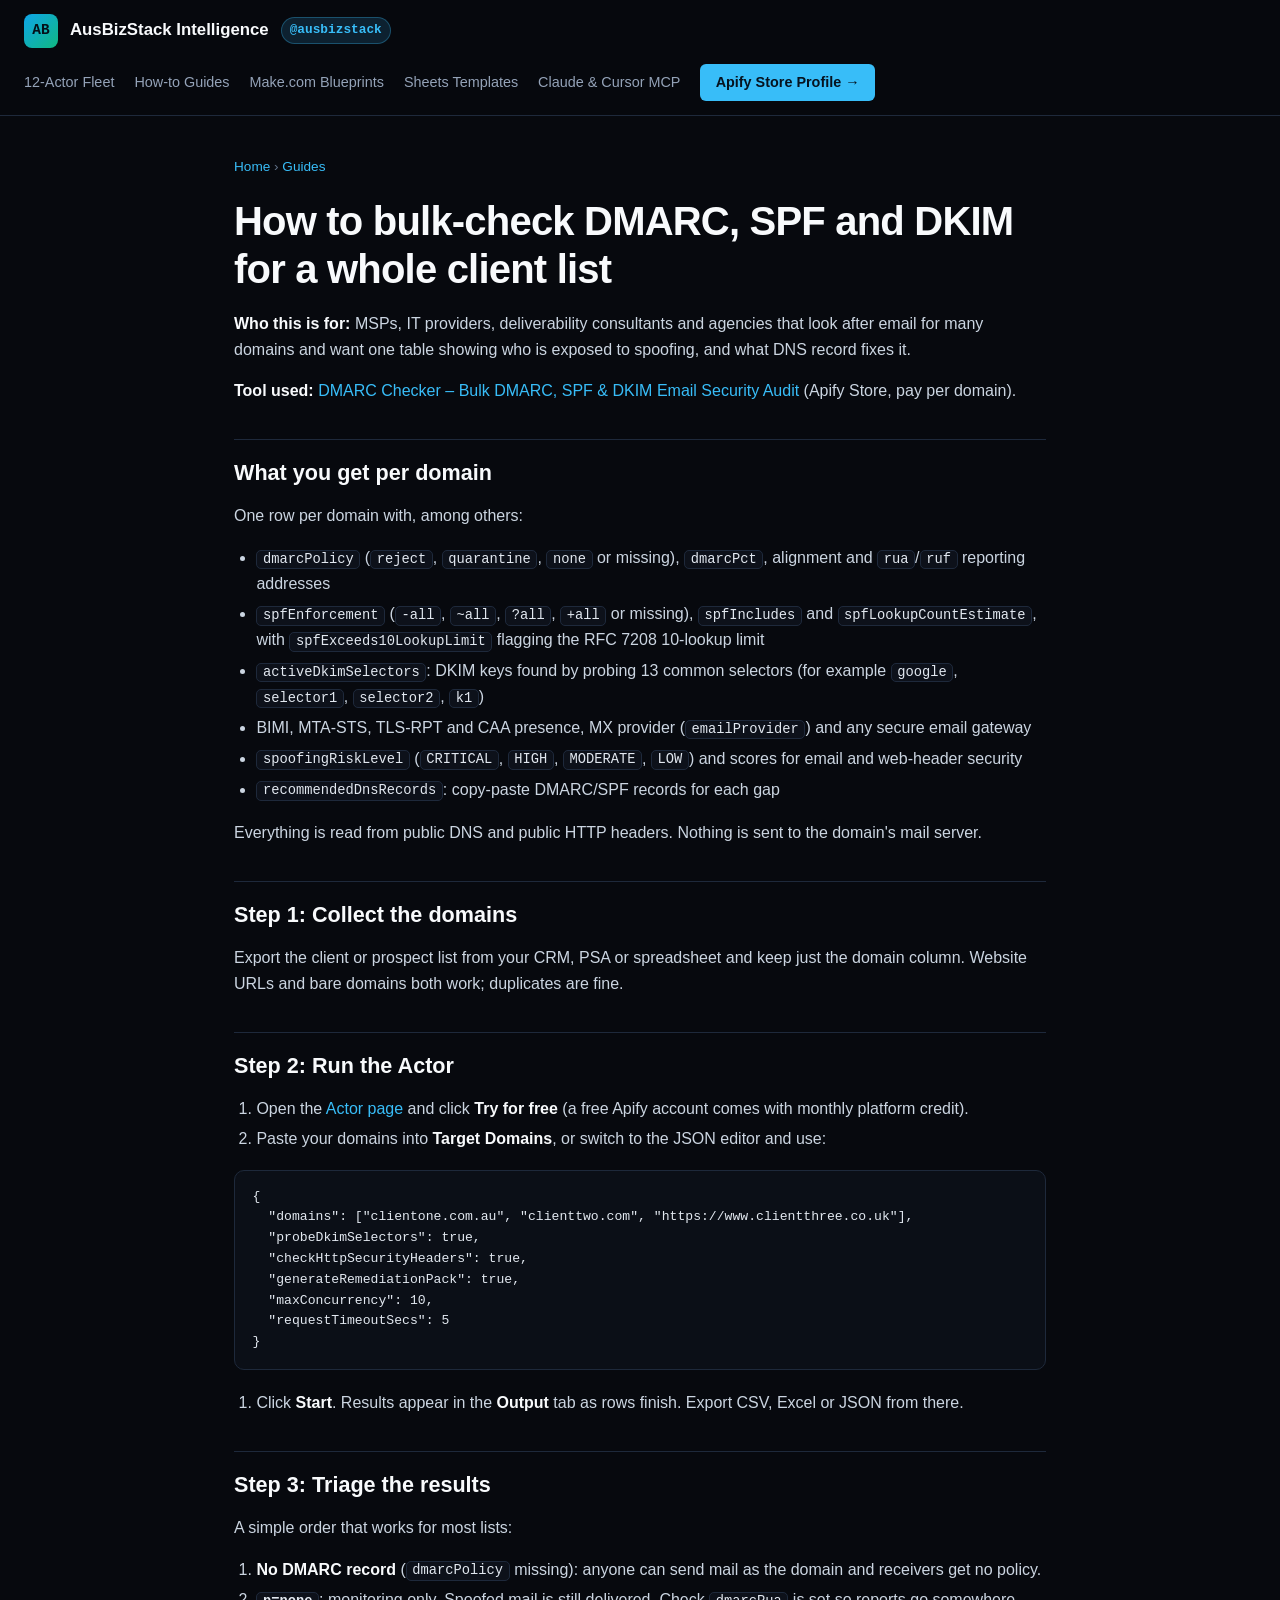
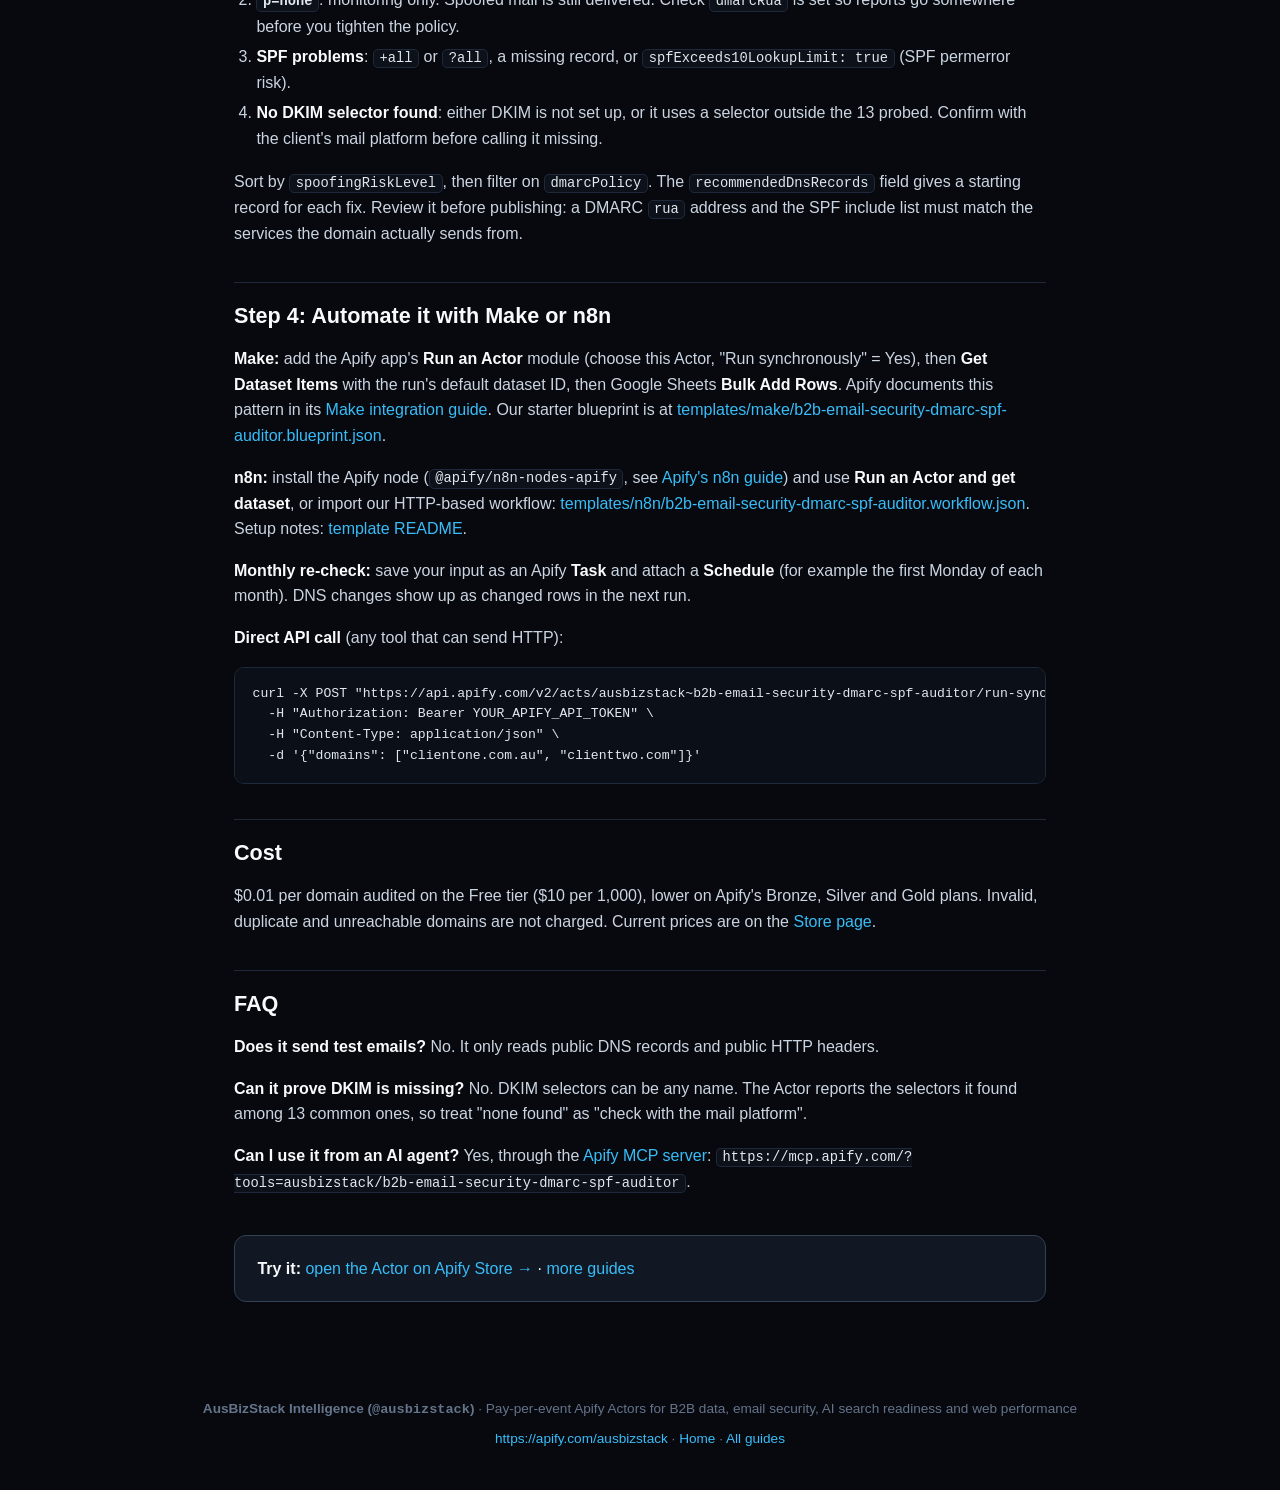
<file: guides/bulk-dmarc-spf-dkim-audit.html>
<!DOCTYPE html>
<html lang="en">
<head>
  <meta charset="UTF-8" />
  <meta name="viewport" content="width=device-width, initial-scale=1.0" />
  <title>How to bulk-check DMARC, SPF and DKIM for a whole client list | AusBizStack</title>
  <meta name="description" content="Audit DMARC, SPF and DKIM for hundreds of domains in one run with the AusBizStack DMARC Checker on Apify, get copy-paste DNS fixes, and push results to Google Sheets with Make or n8n." />
  <link rel="canonical" href="https://ausbizstack.github.io/guides/bulk-dmarc-spf-dkim-audit.html" />
  <meta property="og:type" content="article" />
  <meta property="og:title" content="How to bulk-check DMARC, SPF and DKIM for a whole client list" />
  <meta property="og:description" content="Audit DMARC, SPF and DKIM for hundreds of domains in one run with the AusBizStack DMARC Checker on Apify, get copy-paste DNS fixes, and push results to Google Sheets with Make or n8n." />
  <meta property="og:url" content="https://ausbizstack.github.io/guides/bulk-dmarc-spf-dkim-audit.html" />
  <link rel="stylesheet" href="guides.css" />
  <script type="application/ld+json">{"@context": "https://schema.org", "@type": "HowTo", "name": "How to bulk-check DMARC, SPF and DKIM for a whole client list", "description": "Audit DMARC, SPF and DKIM for hundreds of domains in one run with the AusBizStack DMARC Checker on Apify, get copy-paste DNS fixes, and push results to Google Sheets with Make or n8n.", "tool": [{"@type": "HowToTool", "name": "Apify"}], "url": "https://ausbizstack.github.io/guides/bulk-dmarc-spf-dkim-audit.html", "publisher": {"@type": "Organization", "name": "AusBizStack", "url": "https://ausbizstack.github.io/"}}</script>
</head>
<body>
  <header class="topbar">
    <div class="topbar-inner">
      <a href="../" class="brand">
        <span class="brand-mark">AB</span>
        <span>AusBizStack Intelligence</span>
        <span class="brand-handle">@ausbizstack</span>
      </a>
      <nav class="nav-links">
        <a href="../#fleet">12-Actor Fleet</a>
        <a href="../guides/">How-to Guides</a>
        <a href="../#make-blueprints">Make.com Blueprints</a>
        <a href="../#templates">Sheets Templates</a>
        <a href="../#mcp-config">Claude &amp; Cursor MCP</a>
        <a href="https://apify.com/ausbizstack" target="_blank" rel="noopener noreferrer" class="nav-cta">Apify Store Profile →</a>
      </nav>
    </div>
  </header>
  <main class="guide-wrap">
<div class="breadcrumb"><a href="../">Home</a> › <a href="./">Guides</a></div>
<h1>How to bulk-check DMARC, SPF and DKIM for a whole client list</h1>
<p><strong>Who this is for:</strong> MSPs, IT providers, deliverability consultants and agencies that look after email for many domains and want one table showing who is exposed to spoofing, and what DNS record fixes it.</p>
<p><strong>Tool used:</strong> <a href="https://apify.com/ausbizstack/b2b-email-security-dmarc-spf-auditor" target="_blank" rel="noopener noreferrer">DMARC Checker – Bulk DMARC, SPF &amp; DKIM Email Security Audit</a> (Apify Store, pay per domain).</p>
<h2>What you get per domain</h2>
<p>One row per domain with, among others:</p>
<ul>
<li><code>dmarcPolicy</code> (<code>reject</code>, <code>quarantine</code>, <code>none</code> or missing), <code>dmarcPct</code>, alignment and <code>rua</code>/<code>ruf</code> reporting addresses</li>
<li><code>spfEnforcement</code> (<code>-all</code>, <code>~all</code>, <code>?all</code>, <code>+all</code> or missing), <code>spfIncludes</code> and <code>spfLookupCountEstimate</code>, with <code>spfExceeds10LookupLimit</code> flagging the RFC 7208 10-lookup limit</li>
<li><code>activeDkimSelectors</code>: DKIM keys found by probing 13 common selectors (for example <code>google</code>, <code>selector1</code>, <code>selector2</code>, <code>k1</code>)</li>
<li>BIMI, MTA-STS, TLS-RPT and CAA presence, MX provider (<code>emailProvider</code>) and any secure email gateway</li>
<li><code>spoofingRiskLevel</code> (<code>CRITICAL</code>, <code>HIGH</code>, <code>MODERATE</code>, <code>LOW</code>) and scores for email and web-header security</li>
<li><code>recommendedDnsRecords</code>: copy-paste DMARC/SPF records for each gap</li>
</ul>
<p>Everything is read from public DNS and public HTTP headers. Nothing is sent to the domain's mail server.</p>
<h2>Step 1: Collect the domains</h2>
<p>Export the client or prospect list from your CRM, PSA or spreadsheet and keep just the domain column. Website URLs and bare domains both work; duplicates are fine.</p>
<h2>Step 2: Run the Actor</h2>
<ol>
<li>Open the <a href="https://apify.com/ausbizstack/b2b-email-security-dmarc-spf-auditor" target="_blank" rel="noopener noreferrer">Actor page</a> and click <strong>Try for free</strong> (a free Apify account comes with monthly platform credit).</li>
<li>Paste your domains into <strong>Target Domains</strong>, or switch to the JSON editor and use:</li>
</ol>
<pre><code class="language-json">{
  &quot;domains&quot;: [&quot;clientone.com.au&quot;, &quot;clienttwo.com&quot;, &quot;https://www.clientthree.co.uk&quot;],
  &quot;probeDkimSelectors&quot;: true,
  &quot;checkHttpSecurityHeaders&quot;: true,
  &quot;generateRemediationPack&quot;: true,
  &quot;maxConcurrency&quot;: 10,
  &quot;requestTimeoutSecs&quot;: 5
}
</code></pre>
<ol>
<li>Click <strong>Start</strong>. Results appear in the <strong>Output</strong> tab as rows finish. Export CSV, Excel or JSON from there.</li>
</ol>
<h2>Step 3: Triage the results</h2>
<p>A simple order that works for most lists:</p>
<ol>
<li><strong>No DMARC record</strong> (<code>dmarcPolicy</code> missing): anyone can send mail as the domain and receivers get no policy.</li>
<li><strong><code>p=none</code></strong>: monitoring only. Spoofed mail is still delivered. Check <code>dmarcRua</code> is set so reports go somewhere before you tighten the policy.</li>
<li><strong>SPF problems</strong>: <code>+all</code> or <code>?all</code>, a missing record, or <code>spfExceeds10LookupLimit: true</code> (SPF permerror risk).</li>
<li><strong>No DKIM selector found</strong>: either DKIM is not set up, or it uses a selector outside the 13 probed. Confirm with the client's mail platform before calling it missing.</li>
</ol>
<p>Sort by <code>spoofingRiskLevel</code>, then filter on <code>dmarcPolicy</code>. The <code>recommendedDnsRecords</code> field gives a starting record for each fix. Review it before publishing: a DMARC <code>rua</code> address and the SPF include list must match the services the domain actually sends from.</p>
<h2>Step 4: Automate it with Make or n8n</h2>
<p><strong>Make:</strong> add the Apify app's <strong>Run an Actor</strong> module (choose this Actor, "Run synchronously" = Yes), then <strong>Get Dataset Items</strong> with the run's default dataset ID, then Google Sheets <strong>Bulk Add Rows</strong>. Apify documents this pattern in its <a href="https://docs.apify.com/platform/integrations/make" target="_blank" rel="noopener noreferrer">Make integration guide</a>. Our starter blueprint is at <a href="../templates/make/b2b-email-security-dmarc-spf-auditor.blueprint.json">templates/make/b2b-email-security-dmarc-spf-auditor.blueprint.json</a>.</p>
<p><strong>n8n:</strong> install the Apify node (<code>@apify/n8n-nodes-apify</code>, see <a href="https://docs.apify.com/platform/integrations/n8n" target="_blank" rel="noopener noreferrer">Apify's n8n guide</a>) and use <strong>Run an Actor and get dataset</strong>, or import our HTTP-based workflow: <a href="../templates/n8n/b2b-email-security-dmarc-spf-auditor.workflow.json">templates/n8n/b2b-email-security-dmarc-spf-auditor.workflow.json</a>. Setup notes: <a href="../templates/b2b-email-security-dmarc-spf-auditor/README.md">template README</a>.</p>
<p><strong>Monthly re-check:</strong> save your input as an Apify <strong>Task</strong> and attach a <strong>Schedule</strong> (for example the first Monday of each month). DNS changes show up as changed rows in the next run.</p>
<p><strong>Direct API call</strong> (any tool that can send HTTP):</p>
<pre><code class="language-bash">curl -X POST &quot;https://api.apify.com/v2/acts/ausbizstack~b2b-email-security-dmarc-spf-auditor/run-sync-get-dataset-items?format=json&quot; \
  -H &quot;Authorization: Bearer YOUR_APIFY_API_TOKEN&quot; \
  -H &quot;Content-Type: application/json&quot; \
  -d '{&quot;domains&quot;: [&quot;clientone.com.au&quot;, &quot;clienttwo.com&quot;]}'
</code></pre>
<h2>Cost</h2>
<p>$0.01 per domain audited on the Free tier ($10 per 1,000), lower on Apify's Bronze, Silver and Gold plans. Invalid, duplicate and unreachable domains are not charged. Current prices are on the <a href="https://apify.com/ausbizstack/b2b-email-security-dmarc-spf-auditor" target="_blank" rel="noopener noreferrer">Store page</a>.</p>
<h2>FAQ</h2>
<p><strong>Does it send test emails?</strong> No. It only reads public DNS records and public HTTP headers.</p>
<p><strong>Can it prove DKIM is missing?</strong> No. DKIM selectors can be any name. The Actor reports the selectors it found among 13 common ones, so treat "none found" as "check with the mail platform".</p>
<p><strong>Can I use it from an AI agent?</strong> Yes, through the <a href="https://docs.apify.com/platform/integrations/mcp" target="_blank" rel="noopener noreferrer">Apify MCP server</a>: <code>https://mcp.apify.com/?tools=ausbizstack/b2b-email-security-dmarc-spf-auditor</code>.</p>
<div class="guide-cta"><strong>Try it:</strong> <a href="https://apify.com/ausbizstack/b2b-email-security-dmarc-spf-auditor" target="_blank" rel="noopener noreferrer">open the Actor on Apify Store →</a> · <a href="./">more guides</a></div>
  </main>
  <footer>
    <div class="container">
      <p><strong>AusBizStack Intelligence (<code>@ausbizstack</code>)</strong> · Pay-per-event Apify Actors for B2B data, email security, AI search readiness and web performance</p>
      <p style="margin-top:0.4rem;"><a href="https://apify.com/ausbizstack" target="_blank" rel="noopener noreferrer">https://apify.com/ausbizstack</a> · <a href="../">Home</a> · <a href="./">All guides</a></p>
    </div>
  </footer>
</body>
</html>
</file>
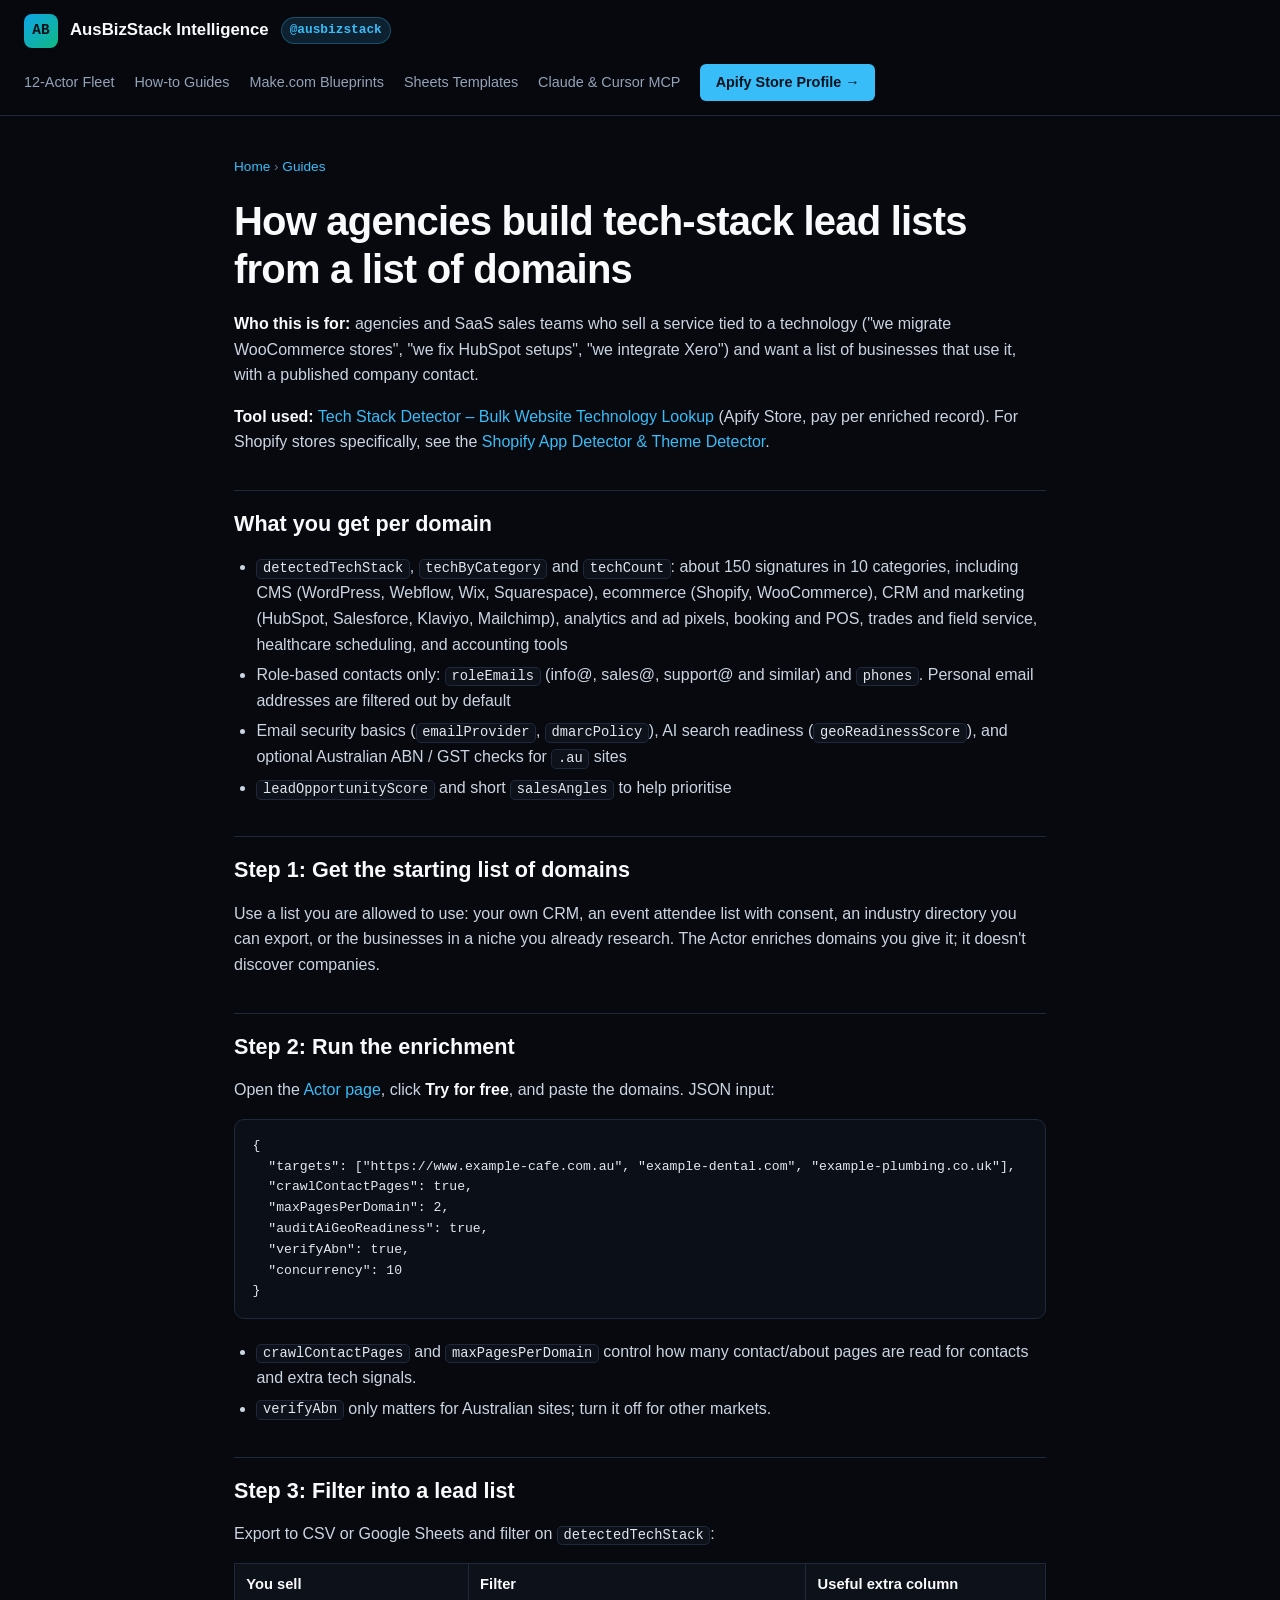
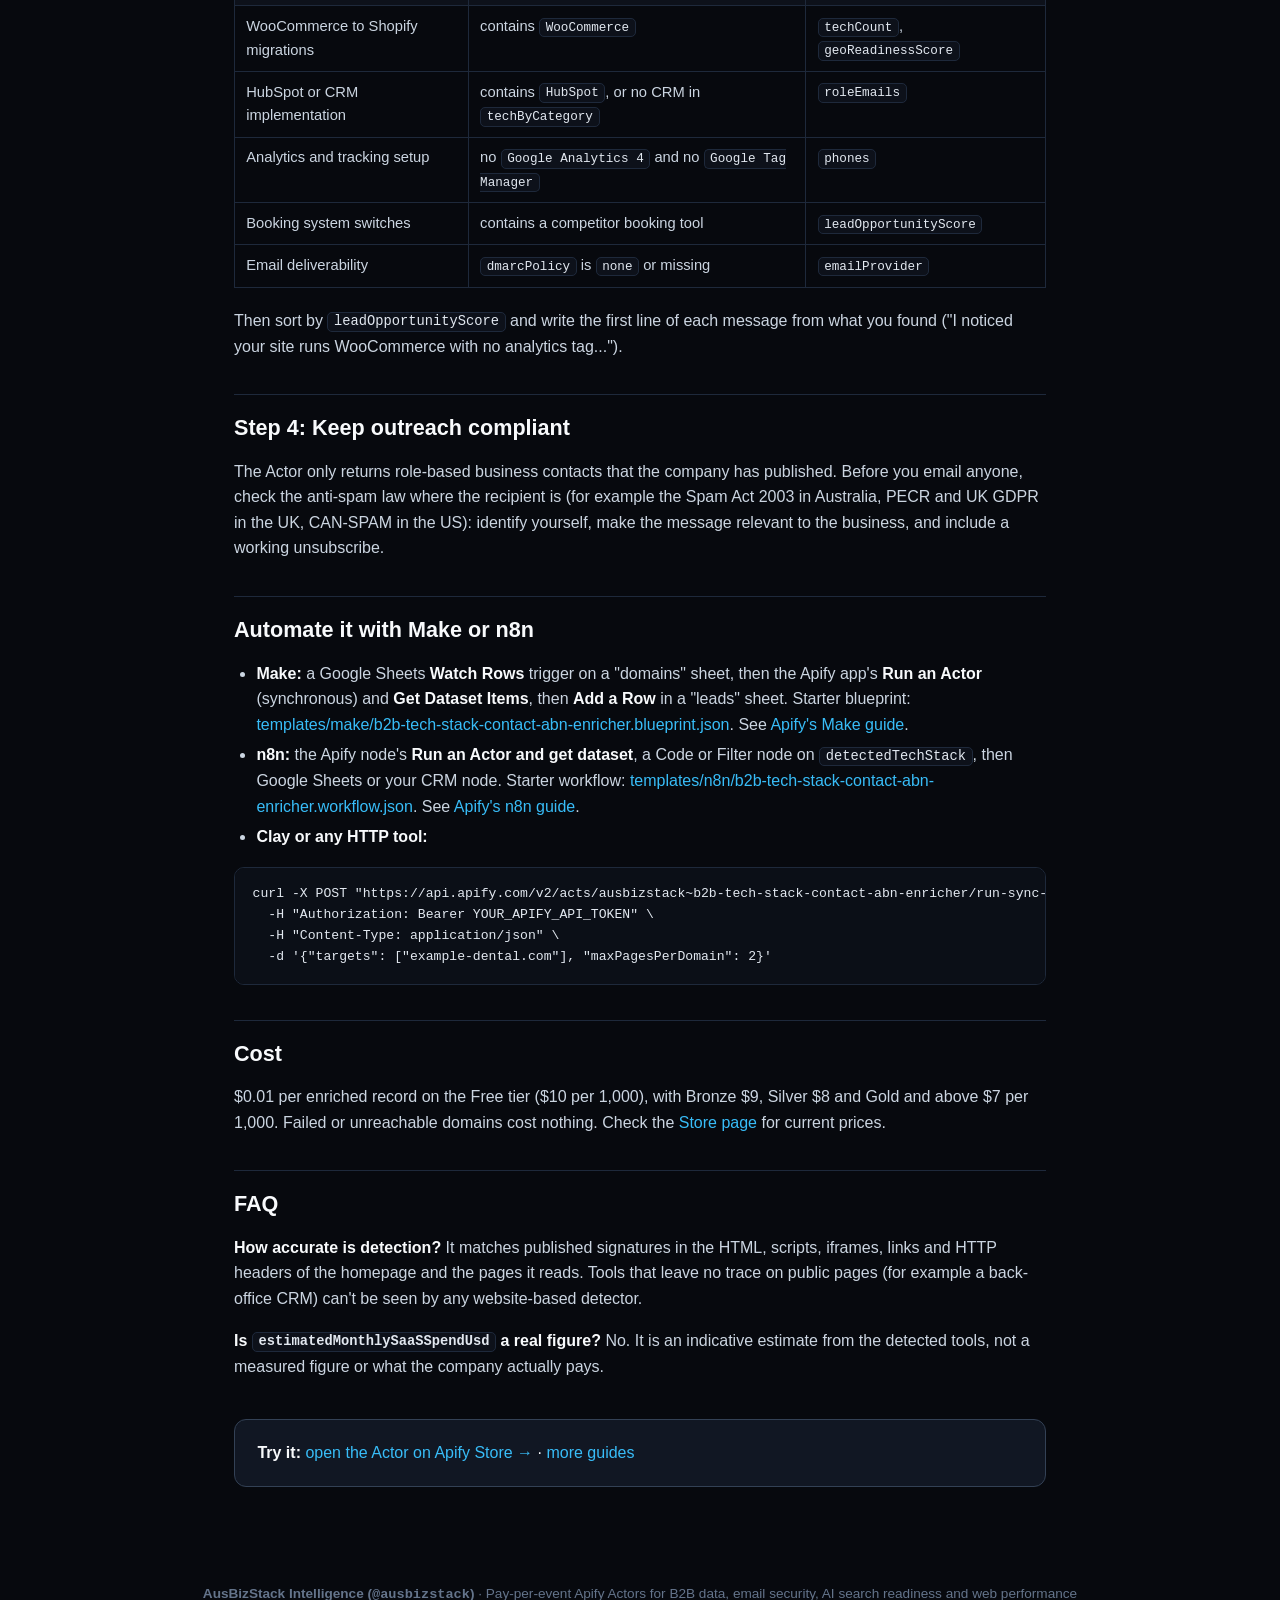
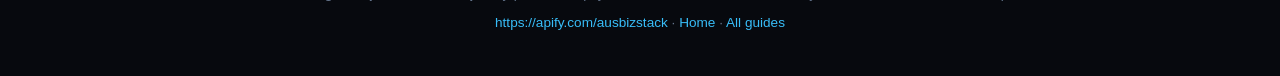
<file: guides/tech-stack-lead-lists.html>
<!DOCTYPE html>
<html lang="en">
<head>
  <meta charset="UTF-8" />
  <meta name="viewport" content="width=device-width, initial-scale=1.0" />
  <title>How agencies build tech-stack lead lists from a list of domains | AusBizStack</title>
  <meta name="description" content="Detect the CMS, CRM, analytics, booking and ecommerce tools behind hundreds of websites with the AusBizStack Tech Stack Detector on Apify, then filter into targeted lead lists with role-based contacts. Make and n8n steps included." />
  <link rel="canonical" href="https://ausbizstack.github.io/guides/tech-stack-lead-lists.html" />
  <meta property="og:type" content="article" />
  <meta property="og:title" content="How agencies build tech-stack lead lists from a list of domains" />
  <meta property="og:description" content="Detect the CMS, CRM, analytics, booking and ecommerce tools behind hundreds of websites with the AusBizStack Tech Stack Detector on Apify, then filter into targeted lead lists with role-based contacts. Make and n8n steps included." />
  <meta property="og:url" content="https://ausbizstack.github.io/guides/tech-stack-lead-lists.html" />
  <link rel="stylesheet" href="guides.css" />
  <script type="application/ld+json">{"@context": "https://schema.org", "@type": "HowTo", "name": "How agencies build tech-stack lead lists from a list of domains", "description": "Detect the CMS, CRM, analytics, booking and ecommerce tools behind hundreds of websites with the AusBizStack Tech Stack Detector on Apify, then filter into targeted lead lists with role-based contacts. Make and n8n steps included.", "tool": [{"@type": "HowToTool", "name": "Apify"}], "url": "https://ausbizstack.github.io/guides/tech-stack-lead-lists.html", "publisher": {"@type": "Organization", "name": "AusBizStack", "url": "https://ausbizstack.github.io/"}}</script>
</head>
<body>
  <header class="topbar">
    <div class="topbar-inner">
      <a href="../" class="brand">
        <span class="brand-mark">AB</span>
        <span>AusBizStack Intelligence</span>
        <span class="brand-handle">@ausbizstack</span>
      </a>
      <nav class="nav-links">
        <a href="../#fleet">12-Actor Fleet</a>
        <a href="../guides/">How-to Guides</a>
        <a href="../#make-blueprints">Make.com Blueprints</a>
        <a href="../#templates">Sheets Templates</a>
        <a href="../#mcp-config">Claude &amp; Cursor MCP</a>
        <a href="https://apify.com/ausbizstack" target="_blank" rel="noopener noreferrer" class="nav-cta">Apify Store Profile →</a>
      </nav>
    </div>
  </header>
  <main class="guide-wrap">
<div class="breadcrumb"><a href="../">Home</a> › <a href="./">Guides</a></div>
<h1>How agencies build tech-stack lead lists from a list of domains</h1>
<p><strong>Who this is for:</strong> agencies and SaaS sales teams who sell a service tied to a technology ("we migrate WooCommerce stores", "we fix HubSpot setups", "we integrate Xero") and want a list of businesses that use it, with a published company contact.</p>
<p><strong>Tool used:</strong> <a href="https://apify.com/ausbizstack/b2b-tech-stack-contact-abn-enricher" target="_blank" rel="noopener noreferrer">Tech Stack Detector – Bulk Website Technology Lookup</a> (Apify Store, pay per enriched record). For Shopify stores specifically, see the <a href="https://apify.com/ausbizstack/shopify-ecommerce-tech-pixel-auditor" target="_blank" rel="noopener noreferrer">Shopify App Detector &amp; Theme Detector</a>.</p>
<h2>What you get per domain</h2>
<ul>
<li><code>detectedTechStack</code>, <code>techByCategory</code> and <code>techCount</code>: about 150 signatures in 10 categories, including CMS (WordPress, Webflow, Wix, Squarespace), ecommerce (Shopify, WooCommerce), CRM and marketing (HubSpot, Salesforce, Klaviyo, Mailchimp), analytics and ad pixels, booking and POS, trades and field service, healthcare scheduling, and accounting tools</li>
<li>Role-based contacts only: <code>roleEmails</code> (info@, sales@, support@ and similar) and <code>phones</code>. Personal email addresses are filtered out by default</li>
<li>Email security basics (<code>emailProvider</code>, <code>dmarcPolicy</code>), AI search readiness (<code>geoReadinessScore</code>), and optional Australian ABN / GST checks for <code>.au</code> sites</li>
<li><code>leadOpportunityScore</code> and short <code>salesAngles</code> to help prioritise</li>
</ul>
<h2>Step 1: Get the starting list of domains</h2>
<p>Use a list you are allowed to use: your own CRM, an event attendee list with consent, an industry directory you can export, or the businesses in a niche you already research. The Actor enriches domains you give it; it doesn't discover companies.</p>
<h2>Step 2: Run the enrichment</h2>
<p>Open the <a href="https://apify.com/ausbizstack/b2b-tech-stack-contact-abn-enricher" target="_blank" rel="noopener noreferrer">Actor page</a>, click <strong>Try for free</strong>, and paste the domains. JSON input:</p>
<pre><code class="language-json">{
  &quot;targets&quot;: [&quot;https://www.example-cafe.com.au&quot;, &quot;example-dental.com&quot;, &quot;example-plumbing.co.uk&quot;],
  &quot;crawlContactPages&quot;: true,
  &quot;maxPagesPerDomain&quot;: 2,
  &quot;auditAiGeoReadiness&quot;: true,
  &quot;verifyAbn&quot;: true,
  &quot;concurrency&quot;: 10
}
</code></pre>
<ul>
<li><code>crawlContactPages</code> and <code>maxPagesPerDomain</code> control how many contact/about pages are read for contacts and extra tech signals.</li>
<li><code>verifyAbn</code> only matters for Australian sites; turn it off for other markets.</li>
</ul>
<h2>Step 3: Filter into a lead list</h2>
<p>Export to CSV or Google Sheets and filter on <code>detectedTechStack</code>:</p>
<table>
<thead>
<tr>
<th>You sell</th>
<th>Filter</th>
<th>Useful extra column</th>
</tr>
</thead>
<tbody>
<tr>
<td>WooCommerce to Shopify migrations</td>
<td>contains <code>WooCommerce</code></td>
<td><code>techCount</code>, <code>geoReadinessScore</code></td>
</tr>
<tr>
<td>HubSpot or CRM implementation</td>
<td>contains <code>HubSpot</code>, or no CRM in <code>techByCategory</code></td>
<td><code>roleEmails</code></td>
</tr>
<tr>
<td>Analytics and tracking setup</td>
<td>no <code>Google Analytics 4</code> and no <code>Google Tag Manager</code></td>
<td><code>phones</code></td>
</tr>
<tr>
<td>Booking system switches</td>
<td>contains a competitor booking tool</td>
<td><code>leadOpportunityScore</code></td>
</tr>
<tr>
<td>Email deliverability</td>
<td><code>dmarcPolicy</code> is <code>none</code> or missing</td>
<td><code>emailProvider</code></td>
</tr>
</tbody>
</table>
<p>Then sort by <code>leadOpportunityScore</code> and write the first line of each message from what you found ("I noticed your site runs WooCommerce with no analytics tag...").</p>
<h2>Step 4: Keep outreach compliant</h2>
<p>The Actor only returns role-based business contacts that the company has published. Before you email anyone, check the anti-spam law where the recipient is (for example the Spam Act 2003 in Australia, PECR and UK GDPR in the UK, CAN-SPAM in the US): identify yourself, make the message relevant to the business, and include a working unsubscribe.</p>
<h2>Automate it with Make or n8n</h2>
<ul>
<li><strong>Make:</strong> a Google Sheets <strong>Watch Rows</strong> trigger on a "domains" sheet, then the Apify app's <strong>Run an Actor</strong> (synchronous) and <strong>Get Dataset Items</strong>, then <strong>Add a Row</strong> in a "leads" sheet. Starter blueprint: <a href="../templates/make/b2b-tech-stack-contact-abn-enricher.blueprint.json">templates/make/b2b-tech-stack-contact-abn-enricher.blueprint.json</a>. See <a href="https://docs.apify.com/platform/integrations/make" target="_blank" rel="noopener noreferrer">Apify's Make guide</a>.</li>
<li><strong>n8n:</strong> the Apify node's <strong>Run an Actor and get dataset</strong>, a Code or Filter node on <code>detectedTechStack</code>, then Google Sheets or your CRM node. Starter workflow: <a href="../templates/n8n/b2b-tech-stack-contact-abn-enricher.workflow.json">templates/n8n/b2b-tech-stack-contact-abn-enricher.workflow.json</a>. See <a href="https://docs.apify.com/platform/integrations/n8n" target="_blank" rel="noopener noreferrer">Apify's n8n guide</a>.</li>
<li><strong>Clay or any HTTP tool:</strong></li>
</ul>
<pre><code class="language-bash">curl -X POST &quot;https://api.apify.com/v2/acts/ausbizstack~b2b-tech-stack-contact-abn-enricher/run-sync-get-dataset-items?format=json&quot; \
  -H &quot;Authorization: Bearer YOUR_APIFY_API_TOKEN&quot; \
  -H &quot;Content-Type: application/json&quot; \
  -d '{&quot;targets&quot;: [&quot;example-dental.com&quot;], &quot;maxPagesPerDomain&quot;: 2}'
</code></pre>
<h2>Cost</h2>
<p>$0.01 per enriched record on the Free tier ($10 per 1,000), with Bronze $9, Silver $8 and Gold and above $7 per 1,000. Failed or unreachable domains cost nothing. Check the <a href="https://apify.com/ausbizstack/b2b-tech-stack-contact-abn-enricher" target="_blank" rel="noopener noreferrer">Store page</a> for current prices.</p>
<h2>FAQ</h2>
<p><strong>How accurate is detection?</strong> It matches published signatures in the HTML, scripts, iframes, links and HTTP headers of the homepage and the pages it reads. Tools that leave no trace on public pages (for example a back-office CRM) can't be seen by any website-based detector.</p>
<p><strong>Is <code>estimatedMonthlySaaSSpendUsd</code> a real figure?</strong> No. It is an indicative estimate from the detected tools, not a measured figure or what the company actually pays.</p>
<div class="guide-cta"><strong>Try it:</strong> <a href="https://apify.com/ausbizstack/b2b-tech-stack-contact-abn-enricher" target="_blank" rel="noopener noreferrer">open the Actor on Apify Store →</a> · <a href="./">more guides</a></div>
  </main>
  <footer>
    <div class="container">
      <p><strong>AusBizStack Intelligence (<code>@ausbizstack</code>)</strong> · Pay-per-event Apify Actors for B2B data, email security, AI search readiness and web performance</p>
      <p style="margin-top:0.4rem;"><a href="https://apify.com/ausbizstack" target="_blank" rel="noopener noreferrer">https://apify.com/ausbizstack</a> · <a href="../">Home</a> · <a href="./">All guides</a></p>
    </div>
  </footer>
</body>
</html>
</file>
<file: guides/guides.css>
:root {
      --bg: #07090e;
      --bg-elevated: #0d111a;
      --bg-card: #111723;
      --bg-card-hover: #161e2e;
      --border: #1e293b;
      --border-highlight: #334155;
      --text: #f8fafc;
      --text-muted: #94a3b8;
      --text-dim: #64748b;
      --accent: #38bdf8;
      --accent-glow: rgba(56, 189, 248, 0.15);
      --emerald: #10b981;
      --emerald-bg: rgba(16, 185, 129, 0.12);
      --amber: #f59e0b;
      --amber-bg: rgba(245, 158, 11, 0.14);
      --purple: #a855f7;
      --font-sans: 'Inter', -apple-system, BlinkMacSystemFont, 'Segoe UI', Roboto, sans-serif;
      --font-mono: 'JetBrains Mono', 'Fira Code', ui-monospace, SFMono-Regular, Menlo, monospace;
    }
    * { box-sizing: border-box; margin: 0; padding: 0; }
    body {
      background: var(--bg);
      color: var(--text);
      font-family: var(--font-sans);
      line-height: 1.6;
      -webkit-font-smoothing: antialiased;
    }
    a { color: var(--accent); text-decoration: none; }
    a:hover { text-decoration: underline; }

    /* Top Nav */
    .topbar {
      position: sticky;
      top: 0;
      z-index: 50;
      background: rgba(7, 9, 14, 0.88);
      backdrop-filter: blur(12px);
      border-bottom: 1px solid var(--border);
      padding: 0.85rem 1.5rem;
    }
    .topbar-inner {
      max-width: 1320px;
      margin: 0 auto;
      display: flex;
      align-items: center;
      justify-content: space-between;
      flex-wrap: wrap;
      gap: 1rem;
    }
    .brand {
      display: flex;
      align-items: center;
      gap: 0.75rem;
      font-weight: 700;
      font-size: 1.05rem;
      color: var(--text);
      text-decoration: none !important;
    }
    .brand-mark {
      width: 34px;
      height: 34px;
      border-radius: 8px;
      background: linear-gradient(135deg, #0ea5e9, #10b981);
      display: flex;
      align-items: center;
      justify-content: center;
      font-family: var(--font-mono);
      font-weight: 800;
      font-size: 0.9rem;
      color: #041019;
    }
    .brand-handle {
      font-family: var(--font-mono);
      font-size: 0.8rem;
      color: var(--accent);
      background: var(--accent-glow);
      padding: 0.15rem 0.5rem;
      border-radius: 999px;
      border: 1px solid rgba(56, 189, 248, 0.3);
    }
    .nav-links {
      display: flex;
      align-items: center;
      gap: 1.25rem;
      font-size: 0.9rem;
    }
    .nav-links a {
      color: var(--text-muted);
      font-weight: 500;
      text-decoration: none;
    }
    .nav-links a:hover { color: var(--text); }
    .nav-cta {
      background: var(--accent);
      color: #06131f !important;
      font-weight: 700 !important;
      padding: 0.45rem 0.95rem;
      border-radius: 6px;
      transition: opacity 0.15s;
    }
    .nav-cta:hover { opacity: 0.92; }

    /* Container */
    .container {
      max-width: 1320px;
      margin: 0 auto;
      padding: 0 1.5rem;
    }

    /* Hero */
    .hero {
      padding: 4.5rem 0 3rem;
      border-bottom: 1px solid var(--border);
      background: radial-gradient(circle at 50% 0%, rgba(56, 189, 248, 0.09) 0%, transparent 65%);
    }
    .hero-eyebrow {
      display: inline-flex;
      align-items: center;
      gap: 0.5rem;
      font-family: var(--font-mono);
      font-size: 0.78rem;
      text-transform: uppercase;
      letter-spacing: 0.08em;
      color: var(--emerald);
      background: var(--emerald-bg);
      border: 1px solid rgba(16, 185, 129, 0.3);
      padding: 0.3rem 0.75rem;
      border-radius: 999px;
      margin-bottom: 1.25rem;
    }
    .hero h1 {
      font-size: clamp(2rem, 4vw, 3.25rem);
      line-height: 1.15;
      font-weight: 800;
      letter-spacing: -0.02em;
      max-width: 980px;
      margin-bottom: 1.15rem;
    }
    .hero p.lead {
      font-size: 1.12rem;
      color: var(--text-muted);
      max-width: 860px;
      margin-bottom: 2rem;
    }
    .hero-actions {
      display: flex;
      flex-wrap: wrap;
      gap: 0.85rem;
      margin-bottom: 2.75rem;
    }
    .btn-hero-primary {
      background: linear-gradient(135deg, #38bdf8, #0ea5e9);
      color: #041019;
      font-weight: 700;
      padding: 0.75rem 1.4rem;
      border-radius: 8px;
      font-size: 0.95rem;
      text-decoration: none !important;
      box-shadow: 0 4px 20px rgba(56, 189, 248, 0.25);
    }
    .btn-hero-secondary {
      background: var(--bg-card);
      color: var(--text);
      border: 1px solid var(--border-highlight);
      font-weight: 600;
      padding: 0.75rem 1.3rem;
      border-radius: 8px;
      font-size: 0.95rem;
      text-decoration: none !important;
    }
    .btn-hero-secondary:hover { background: var(--bg-card-hover); }

    .stats-grid {
      display: grid;
      grid-template-columns: repeat(auto-fit, minmax(200px, 1fr));
      gap: 1rem;
    }
    .stat-box {
      background: var(--bg-elevated);
      border: 1px solid var(--border);
      border-radius: 10px;
      padding: 1.1rem 1.25rem;
    }
    .stat-num {
      font-family: var(--font-mono);
      font-size: 1.65rem;
      font-weight: 800;
      color: var(--text);
    }
    .stat-label {
      font-size: 0.82rem;
      color: var(--text-muted);
      margin-top: 0.2rem;
    }

    /* Section Headers */
    section { padding: 4rem 0; border-bottom: 1px solid var(--border); }
    .section-header { margin-bottom: 2.25rem; }
    .section-eyebrow {
      font-family: var(--font-mono);
      font-size: 0.76rem;
      text-transform: uppercase;
      letter-spacing: 0.1em;
      color: var(--accent);
      margin-bottom: 0.4rem;
    }
    .section-title {
      font-size: 1.85rem;
      font-weight: 800;
      letter-spacing: -0.015em;
      margin-bottom: 0.5rem;
    }
    .section-desc {
      color: var(--text-muted);
      max-width: 780px;
      font-size: 0.98rem;
    }

    /* Actor Fleet Grid */
    .actors-grid {
      display: grid;
      grid-template-columns: repeat(auto-fill, minmax(380px, 1fr));
      gap: 1.35rem;
    }
    .actor-card {
      background: var(--bg-card);
      border: 1px solid var(--border);
      border-radius: 12px;
      padding: 1.5rem;
      display: flex;
      flex-direction: column;
      justify-content: space-between;
      transition: border-color 0.15s, transform 0.15s;
    }
    .actor-card:hover {
      border-color: var(--border-highlight);
      transform: translateY(-2px);
    }
    .actor-meta-row {
      display: flex;
      align-items: center;
      justify-content: space-between;
      gap: 0.5rem;
      margin-bottom: 0.65rem;
    }
    .actor-num {
      font-family: var(--font-mono);
      font-size: 0.75rem;
      font-weight: 700;
      color: var(--accent);
      background: var(--accent-glow);
      padding: 0.15rem 0.55rem;
      border-radius: 4px;
    }
    .status-badge {
      font-family: var(--font-mono);
      font-size: 0.7rem;
      font-weight: 700;
      padding: 0.2rem 0.55rem;
      border-radius: 999px;
      letter-spacing: 0.03em;
    }
    .badge-live {
      background: var(--emerald-bg);
      color: var(--emerald);
      border: 1px solid rgba(16, 185, 129, 0.35);
    }
    .badge-tonight {
      background: var(--amber-bg);
      color: var(--amber);
      border: 1px solid rgba(245, 158, 11, 0.35);
    }
    .actor-title {
      font-size: 1.15rem;
      font-weight: 700;
      line-height: 1.35;
      margin-bottom: 0.3rem;
    }
    .actor-title a { color: var(--text); }
    .actor-title a:hover { color: var(--accent); text-decoration: none; }
    .actor-slug {
      font-family: var(--font-mono);
      font-size: 0.78rem;
      color: var(--text-dim);
      margin-bottom: 0.75rem;
    }
    .actor-desc {
      font-size: 0.88rem;
      color: var(--text-muted);
      margin-bottom: 0.9rem;
    }
    .cat-row {
      display: flex;
      flex-wrap: wrap;
      gap: 0.4rem;
      margin-bottom: 1rem;
    }
    .cat-pill {
      font-family: var(--font-mono);
      font-size: 0.68rem;
      background: #172033;
      color: #cbd5e1;
      border: 1px solid #26344d;
      padding: 0.12rem 0.5rem;
      border-radius: 4px;
    }
    .fields-block {
      background: var(--bg-elevated);
      border: 1px solid var(--border);
      border-radius: 8px;
      padding: 0.75rem;
      margin-bottom: 1.1rem;
    }
    .fields-label {
      font-family: var(--font-mono);
      font-size: 0.66rem;
      color: var(--text-dim);
      letter-spacing: 0.06em;
      margin-bottom: 0.45rem;
    }
    .fields-list {
      display: flex;
      flex-wrap: wrap;
      gap: 0.35rem;
    }
    .fields-list code {
      font-family: var(--font-mono);
      font-size: 0.72rem;
      color: #93c5fd;
      background: rgba(59, 130, 246, 0.1);
      padding: 0.1rem 0.4rem;
      border-radius: 4px;
    }
    .pricing-strip {
      display: flex;
      align-items: center;
      justify-content: space-between;
      border-top: 1px solid var(--border);
      padding-top: 0.9rem;
      margin-bottom: 0.95rem;
      font-size: 0.82rem;
    }
    .price-val {
      font-family: var(--font-mono);
      font-size: 1.25rem;
      font-weight: 800;
      color: var(--emerald);
    }
    .price-unit { color: var(--text-muted); font-size: 0.8rem; }
    .event-tag { font-family: var(--font-mono); font-size: 0.72rem; color: var(--text-dim); }
    .perf-meta { text-align: right; color: var(--text-muted); font-size: 0.76rem; }
    .speed-tag { color: var(--accent); font-family: var(--font-mono); font-size: 0.72rem; }
    .card-actions {
      display: flex;
      gap: 0.6rem;
    }
    .btn-primary {
      flex: 1;
      text-align: center;
      background: var(--accent);
      color: #041019 !important;
      font-weight: 700;
      font-size: 0.83rem;
      padding: 0.58rem 0.75rem;
      border-radius: 6px;
      text-decoration: none !important;
    }
    .btn-secondary {
      background: var(--bg-elevated);
      color: var(--text) !important;
      border: 1px solid var(--border-highlight);
      font-weight: 600;
      font-size: 0.8rem;
      padding: 0.58rem 0.75rem;
      border-radius: 6px;
      text-decoration: none !important;
      white-space: nowrap;
    }
    .btn-secondary:hover { background: var(--bg-card-hover); }

    /* Live Dataset Explorer */
    .explorer-controls {
      display: flex;
      flex-wrap: wrap;
      align-items: center;
      justify-content: space-between;
      gap: 1rem;
      margin-bottom: 1.25rem;
    }
    .tabs {
      display: flex;
      flex-wrap: wrap;
      gap: 0.45rem;
    }
    .tab-btn {
      background: var(--bg-card);
      color: var(--text-muted);
      border: 1px solid var(--border);
      padding: 0.5rem 0.9rem;
      border-radius: 7px;
      font-size: 0.82rem;
      font-weight: 600;
      cursor: pointer;
      transition: all 0.15s;
    }
    .tab-btn:hover { color: var(--text); border-color: var(--border-highlight); }
    .tab-btn.active {
      background: var(--accent);
      color: #041019;
      border-color: var(--accent);
      font-weight: 700;
    }
    .search-box {
      display: flex;
      align-items: center;
      gap: 0.6rem;
    }
    .search-input {
      background: var(--bg-card);
      border: 1px solid var(--border-highlight);
      color: var(--text);
      padding: 0.5rem 0.85rem;
      border-radius: 7px;
      font-size: 0.85rem;
      min-width: 250px;
    }
    .explorer-layout {
      display: grid;
      grid-template-columns: 1.15fr 0.85fr;
      gap: 1.25rem;
      align-items: start;
    }
    @media (max-width: 980px) {
      .explorer-layout { grid-template-columns: 1fr; }
      .actors-grid { grid-template-columns: 1fr; }
    }
    .records-list {
      display: flex;
      flex-direction: column;
      gap: 0.7rem;
      max-height: 680px;
      overflow-y: auto;
      padding-right: 0.25rem;
    }
    .record-item {
      background: var(--bg-card);
      border: 1px solid var(--border);
      border-radius: 9px;
      padding: 0.95rem 1.1rem;
      cursor: pointer;
      transition: border-color 0.15s, background 0.15s;
    }
    .record-item:hover, .record-item.selected {
      border-color: var(--accent);
      background: var(--bg-card-hover);
    }
    .rec-header {
      display: flex;
      align-items: center;
      justify-content: space-between;
      gap: 0.5rem;
      margin-bottom: 0.35rem;
    }
    .rec-domain {
      font-family: var(--font-mono);
      font-weight: 700;
      font-size: 0.95rem;
      color: var(--text);
    }
    .rec-cat {
      font-family: var(--font-mono);
      font-size: 0.7rem;
      color: var(--accent);
      background: var(--accent-glow);
      padding: 0.1rem 0.45rem;
      border-radius: 4px;
    }
    .rec-summary {
      font-size: 0.82rem;
      color: var(--text-muted);
      display: flex;
      flex-wrap: wrap;
      gap: 0.75rem;
    }
    .rec-summary span strong { color: #e2e8f0; }

    .json-viewer-card {
      background: #090d14;
      border: 1px solid var(--border-highlight);
      border-radius: 10px;
      overflow: hidden;
      position: sticky;
      top: 4.5rem;
    }
    .json-viewer-header {
      background: var(--bg-card);
      padding: 0.75rem 1rem;
      border-bottom: 1px solid var(--border);
      display: flex;
      align-items: center;
      justify-content: space-between;
      font-family: var(--font-mono);
      font-size: 0.8rem;
    }
    .json-pre {
      padding: 1rem;
      font-family: var(--font-mono);
      font-size: 0.76rem;
      line-height: 1.5;
      color: #a5f3fc;
      max-height: 600px;
      overflow: auto;
      white-space: pre-wrap;
      word-break: break-word;
    }

    /* Make Blueprints & MCP Configs */
    .bp-list {
      display: flex;
      flex-direction: column;
      gap: 0.75rem;
      margin-bottom: 2.5rem;
    }
    .bp-card {
      background: var(--bg-card);
      border: 1px solid var(--border);
      border-radius: 10px;
      padding: 1rem 1.25rem;
      display: flex;
      align-items: center;
      justify-content: space-between;
      flex-wrap: wrap;
      gap: 1rem;
    }
    .bp-title-row {
      display: flex;
      align-items: center;
      gap: 0.6rem;
      flex-wrap: wrap;
      margin-bottom: 0.25rem;
    }
    .bp-sub {
      font-family: var(--font-mono);
      font-size: 0.76rem;
      color: var(--text-muted);
    }
    .btn-download {
      background: var(--bg-elevated);
      border: 1px solid var(--accent);
      color: var(--accent) !important;
      padding: 0.5rem 0.9rem;
      border-radius: 6px;
      font-size: 0.8rem;
      font-weight: 600;
      text-decoration: none !important;
    }
    .btn-download:hover {
      background: var(--accent);
      color: #041019 !important;
    }

    .code-grid {
      display: grid;
      grid-template-columns: repeat(auto-fit, minmax(420px, 1fr));
      gap: 1.25rem;
    }
    .code-panel {
      background: #090d14;
      border: 1px solid var(--border);
      border-radius: 10px;
      overflow: hidden;
    }
    .code-panel-header {
      background: var(--bg-card);
      padding: 0.7rem 1rem;
      border-bottom: 1px solid var(--border);
      display: flex;
      align-items: center;
      justify-content: space-between;
      font-size: 0.84rem;
      font-weight: 600;
    }
    .copy-btn {
      background: var(--bg-elevated);
      color: var(--accent);
      border: 1px solid var(--border-highlight);
      padding: 0.25rem 0.65rem;
      border-radius: 5px;
      font-family: var(--font-mono);
      font-size: 0.74rem;
      cursor: pointer;
    }
    .code-panel pre {
      padding: 1rem;
      font-family: var(--font-mono);
      font-size: 0.76rem;
      color: #e2e8f0;
      overflow-x: auto;
      line-height: 1.55;
    }

    footer {
      padding: 3rem 0;
      color: var(--text-dim);
      font-size: 0.85rem;
      text-align: center;
    }

/* Guides */
.guide-wrap { max-width: 860px; margin: 0 auto; padding: 2.5rem 1.5rem 3rem; }
.breadcrumb { font-size: 0.85rem; color: var(--text-dim); margin-bottom: 1.25rem; }
.guide-wrap h1 { font-size: clamp(1.8rem, 3.6vw, 2.5rem); line-height: 1.2; margin-bottom: 1.1rem; letter-spacing: -0.02em; }
.guide-wrap h2 { font-size: 1.35rem; margin: 2.2rem 0 0.8rem; padding-top: 1rem; border-top: 1px solid var(--border); }
.guide-wrap h3 { font-size: 1.1rem; margin: 1.5rem 0 0.6rem; }
.guide-wrap p, .guide-wrap li { color: #cbd5e1; font-size: 1rem; }
.guide-wrap p { margin: 0 0 1rem; }
.guide-wrap ul, .guide-wrap ol { margin: 0 0 1.1rem 1.4rem; }
.guide-wrap li { margin: 0.3rem 0; }
.guide-wrap strong { color: var(--text); }
.guide-wrap code { font-family: var(--font-mono); font-size: 0.86em; background: var(--bg-elevated); border: 1px solid var(--border); border-radius: 5px; padding: 0.08rem 0.35rem; color: #e2e8f0; }
.guide-wrap pre { background: #0b0f17; border: 1px solid var(--border); border-radius: 10px; padding: 1rem 1.1rem; overflow-x: auto; margin: 0 0 1.25rem; }
.guide-wrap pre code { background: none; border: 0; padding: 0; font-size: 0.82rem; line-height: 1.55; }
.guide-wrap table { width: 100%; border-collapse: collapse; margin: 0 0 1.25rem; font-size: 0.92rem; }
.guide-wrap th, .guide-wrap td { border: 1px solid var(--border); padding: 0.55rem 0.7rem; text-align: left; vertical-align: top; color: #cbd5e1; }
.guide-wrap th { background: var(--bg-elevated); color: var(--text); }
.guide-cta { margin: 2.5rem 0 0; padding: 1.25rem 1.4rem; border: 1px solid var(--border-highlight); border-radius: 12px; background: var(--bg-card); }
.guide-list { display: grid; gap: 1rem; grid-template-columns: repeat(auto-fit, minmax(300px, 1fr)); }
.guide-card { display: block; border: 1px solid var(--border); background: var(--bg-card); border-radius: 12px; padding: 1.2rem 1.3rem; color: var(--text); }
.guide-card:hover { background: var(--bg-card-hover); border-color: var(--border-highlight); text-decoration: none; }
.guide-card h3 { font-size: 1.05rem; margin: 0.35rem 0 0.5rem; color: var(--text); }
.guide-card p { font-size: 0.9rem; color: var(--text-muted); margin: 0; }
</file>
